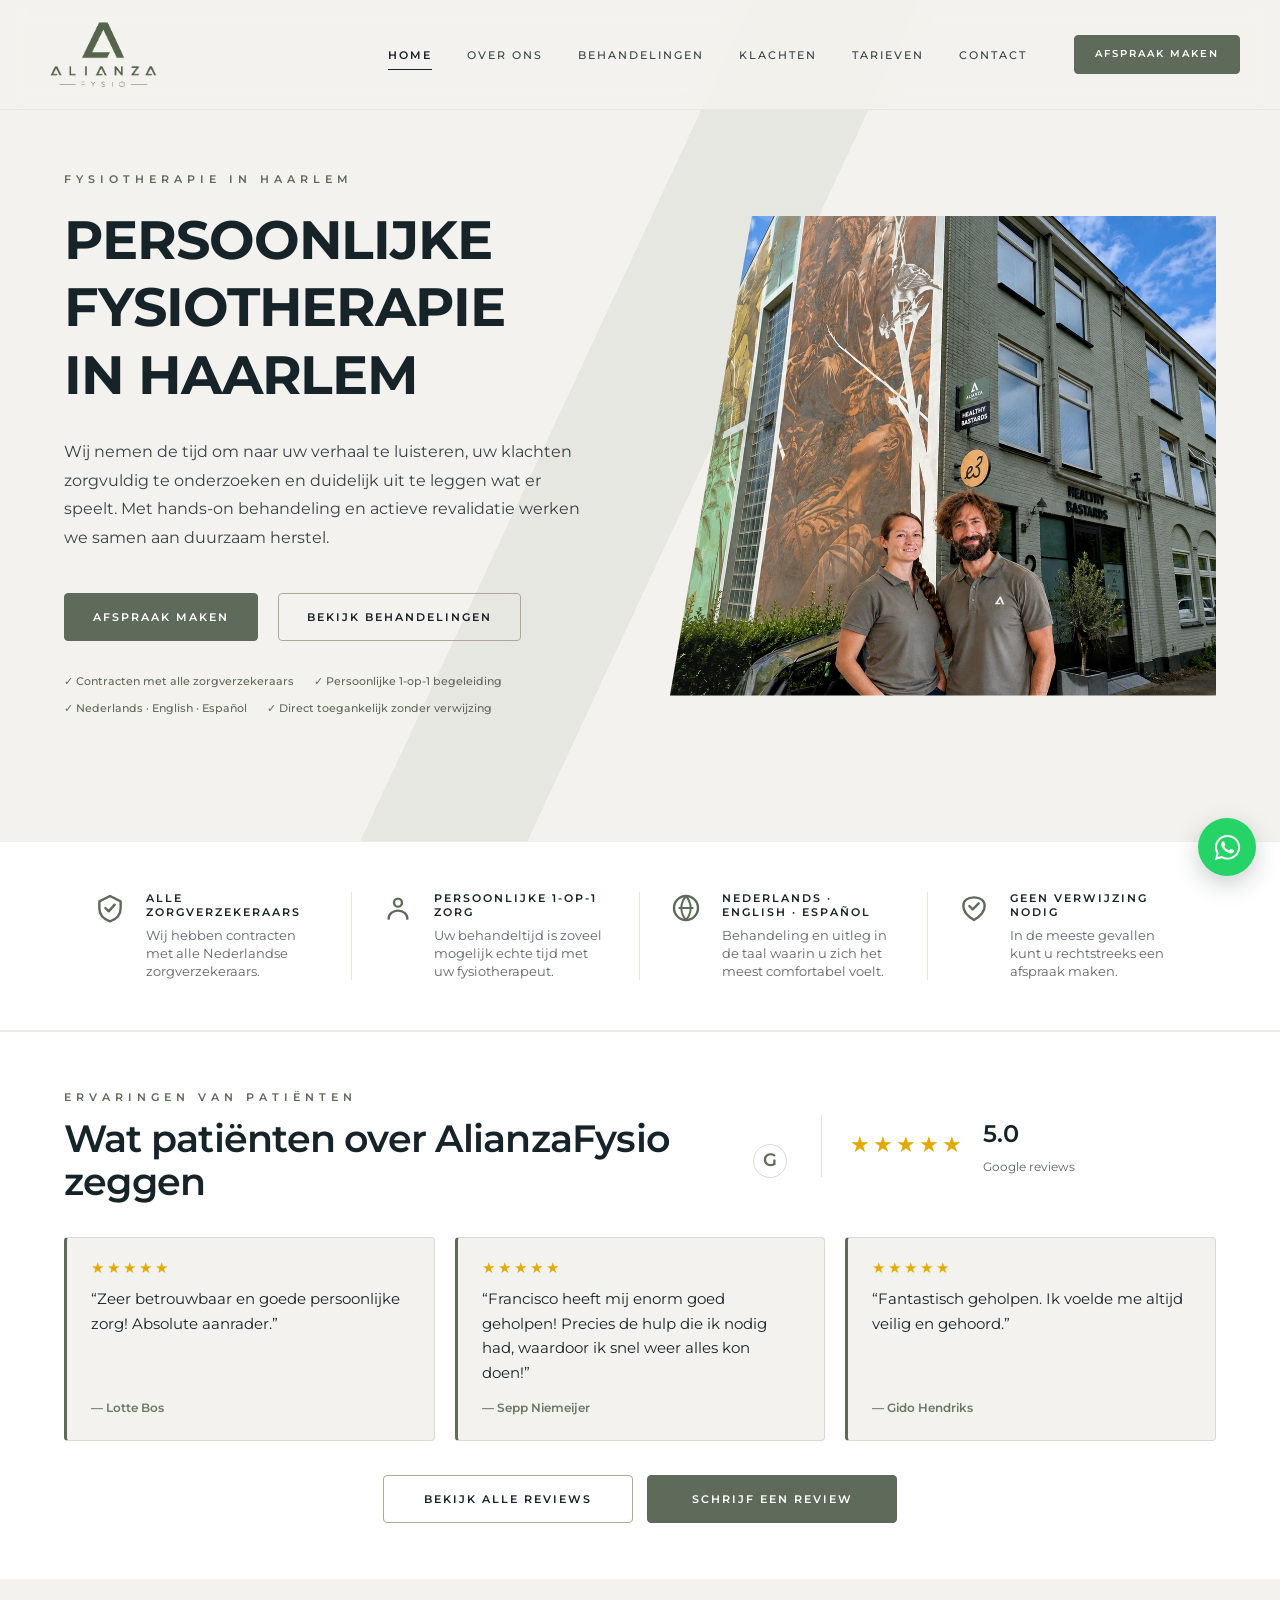
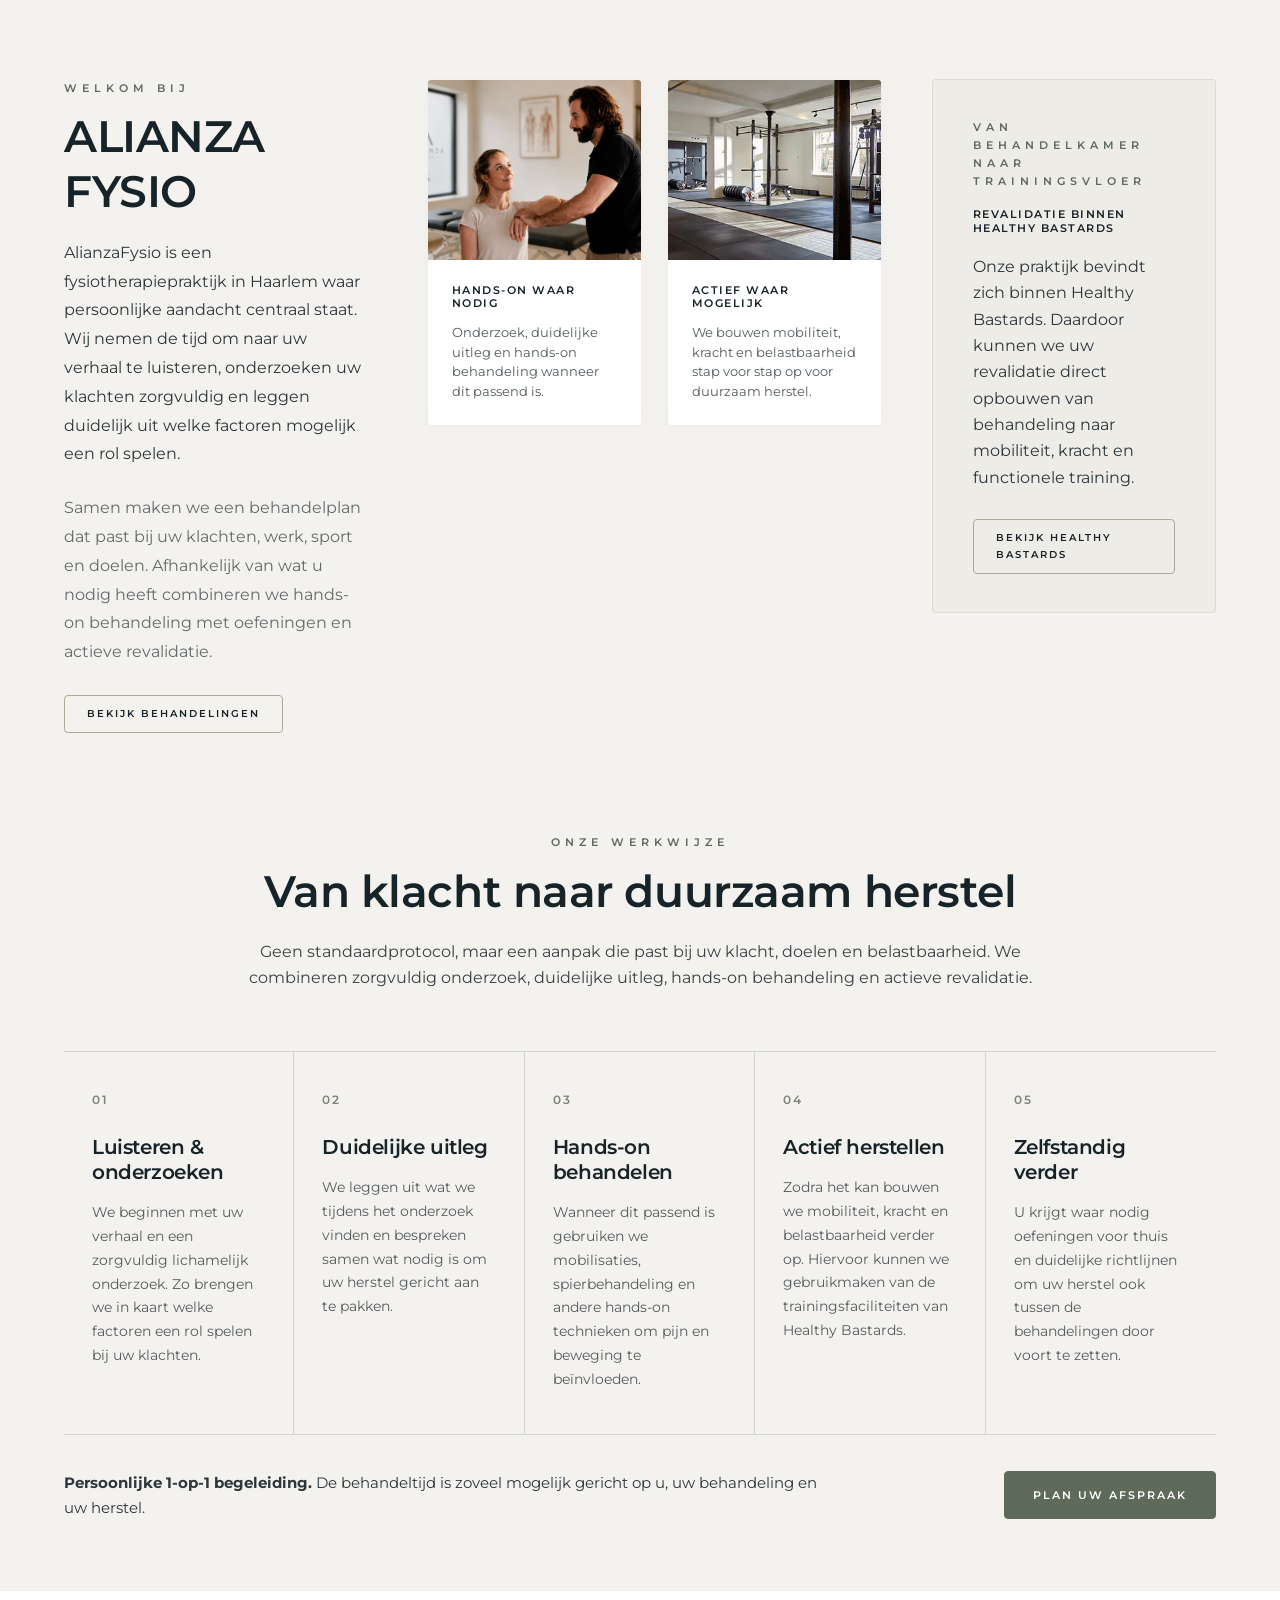
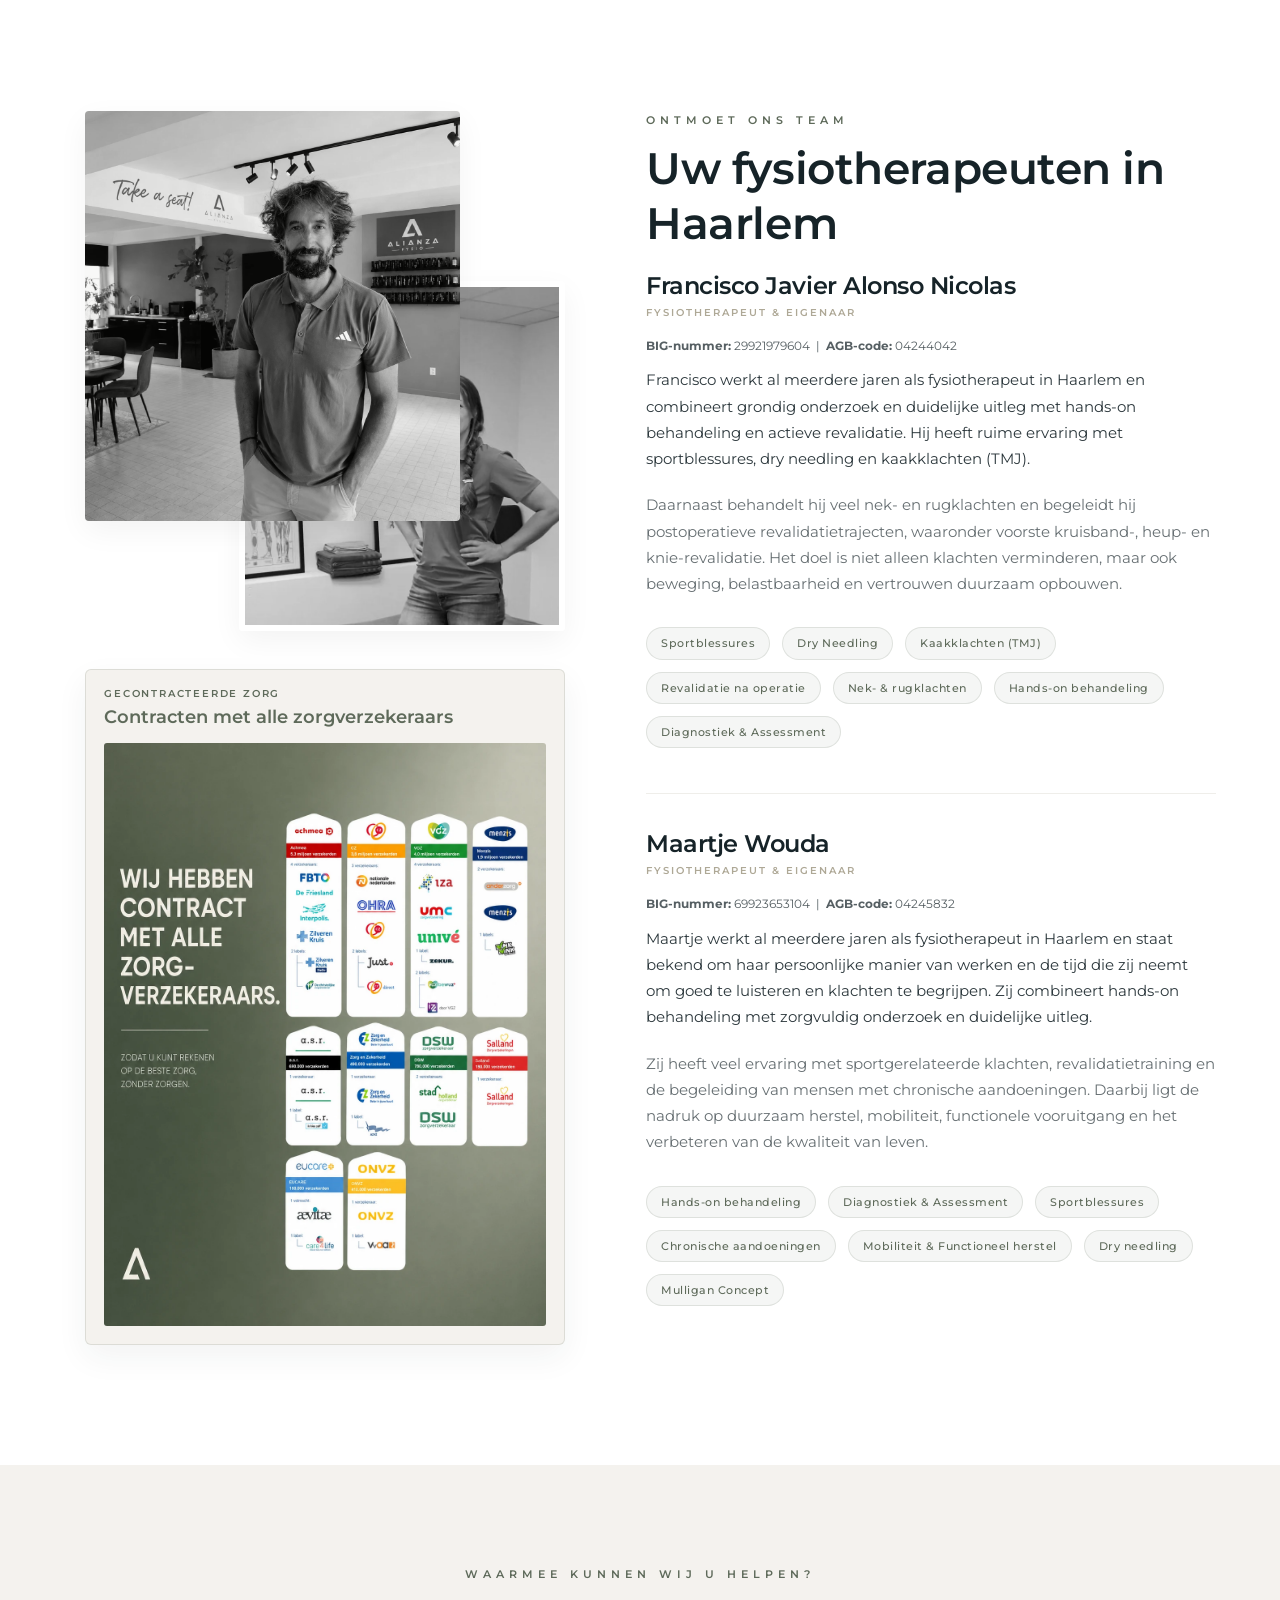
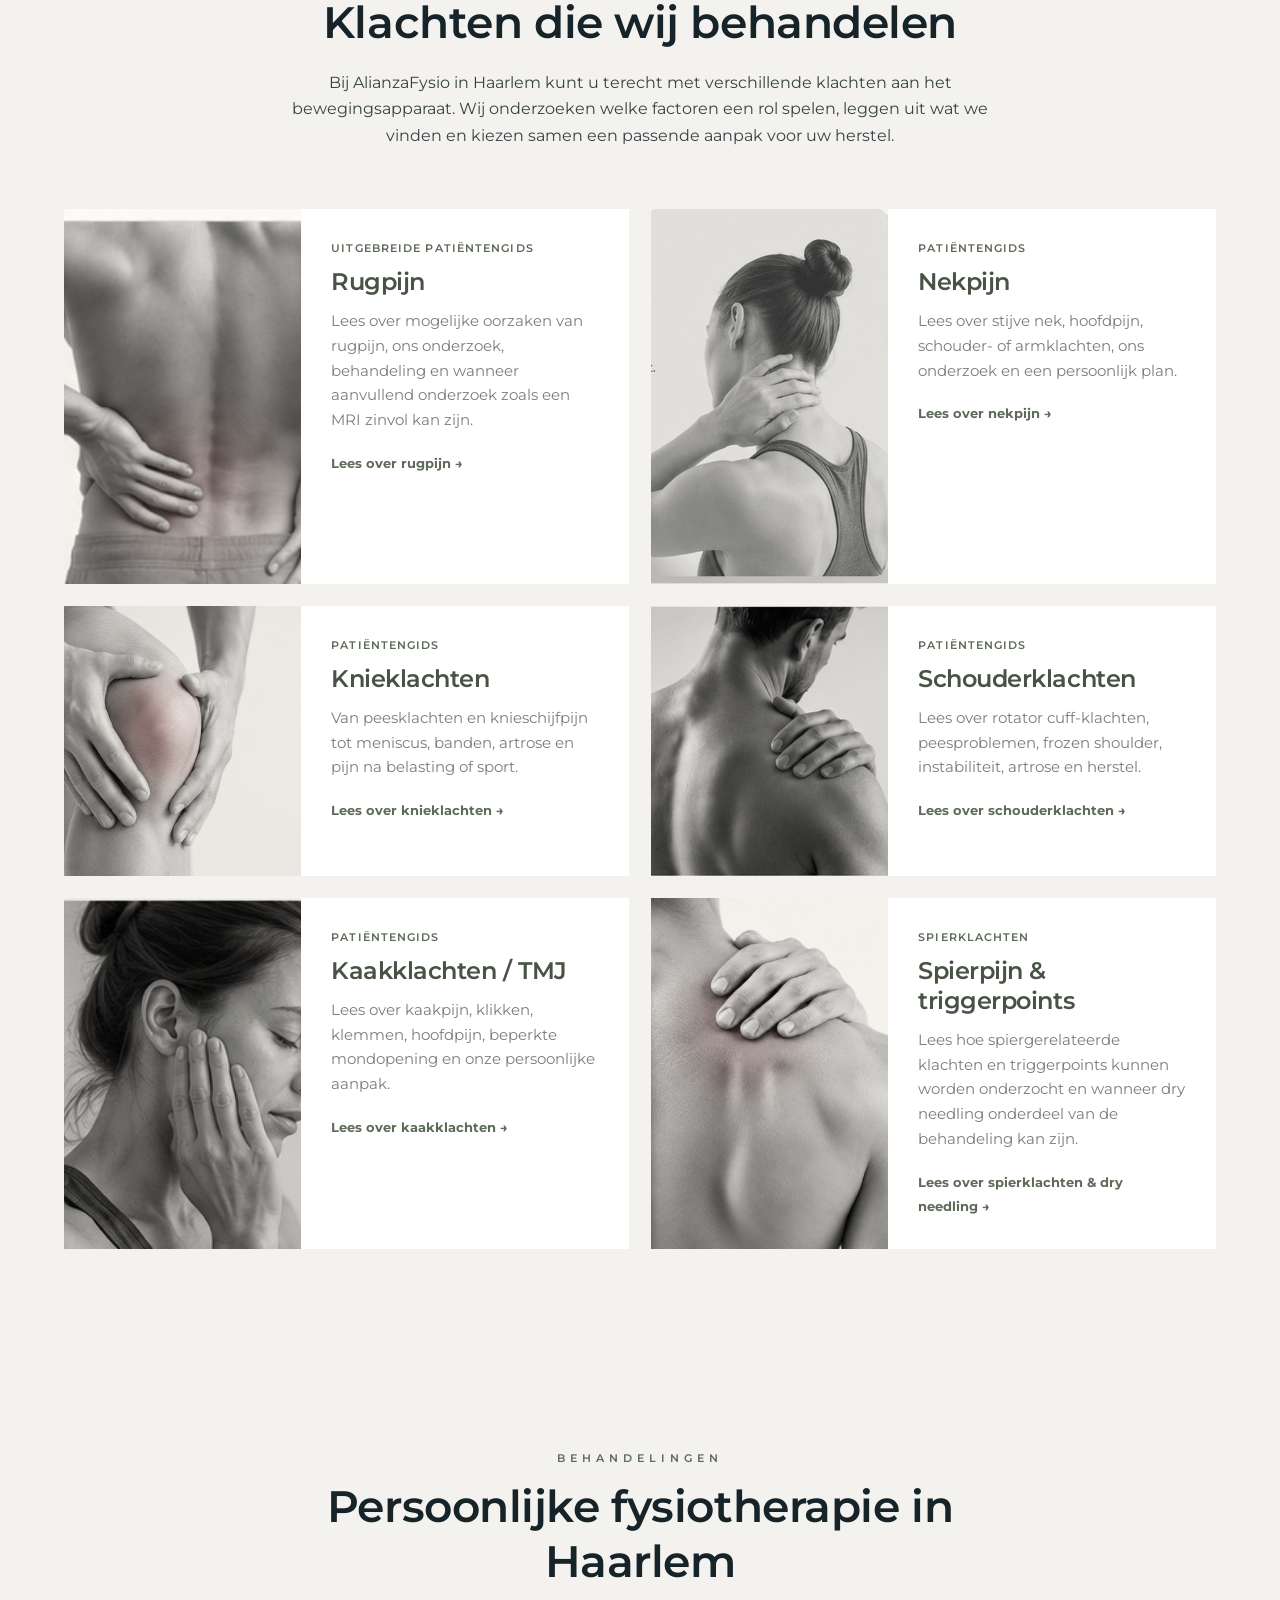
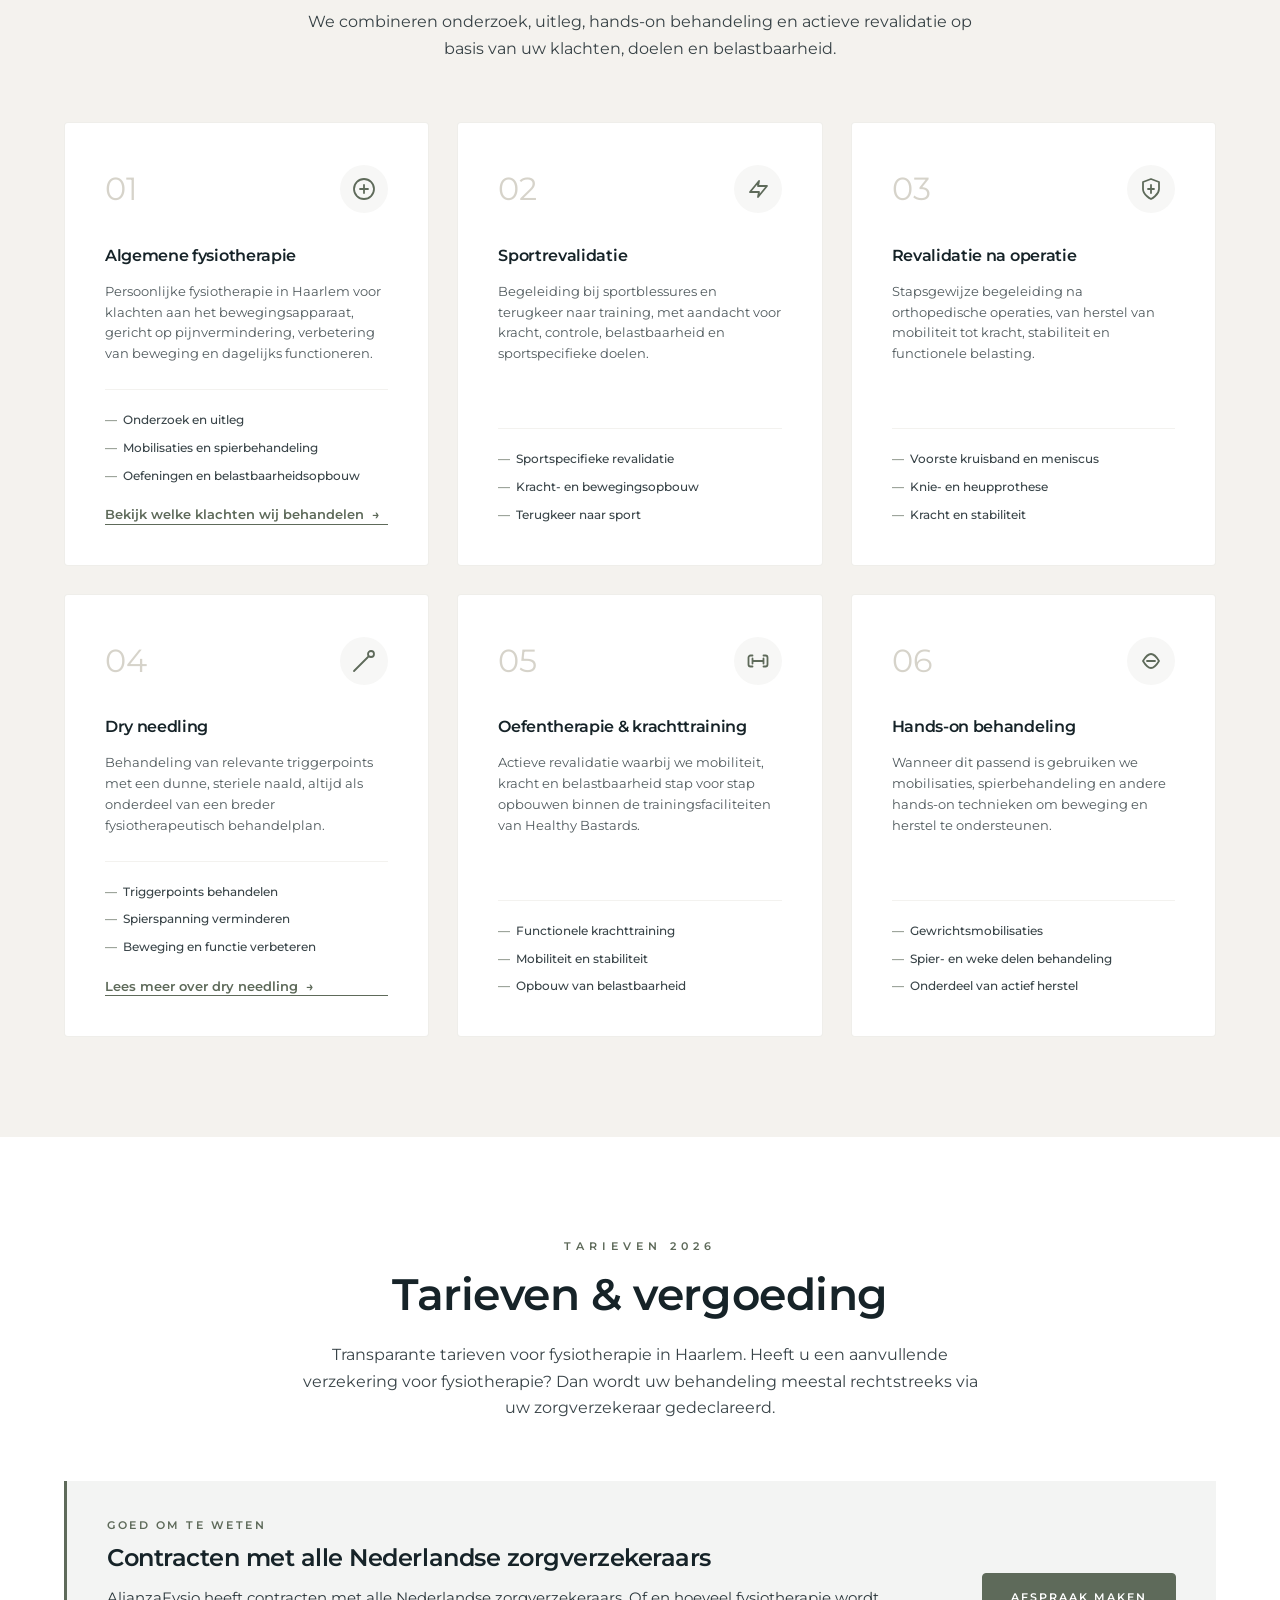
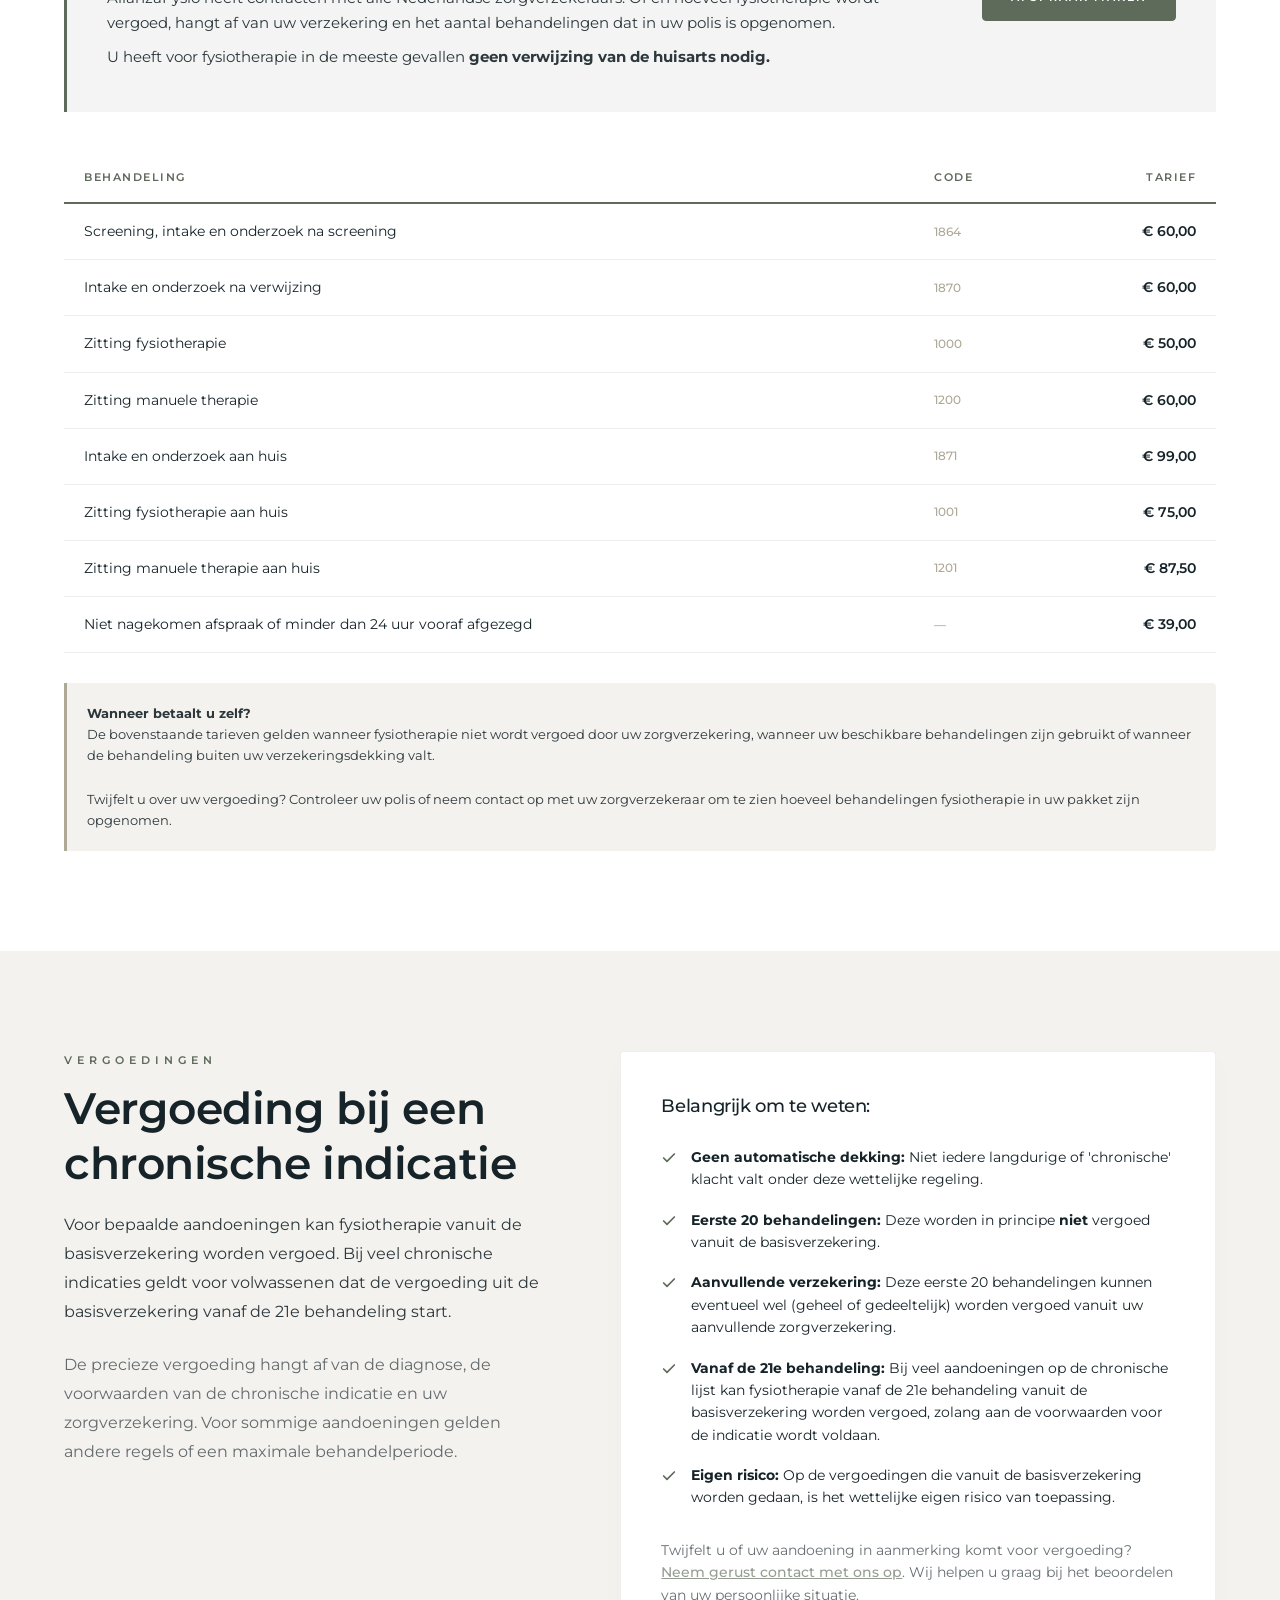
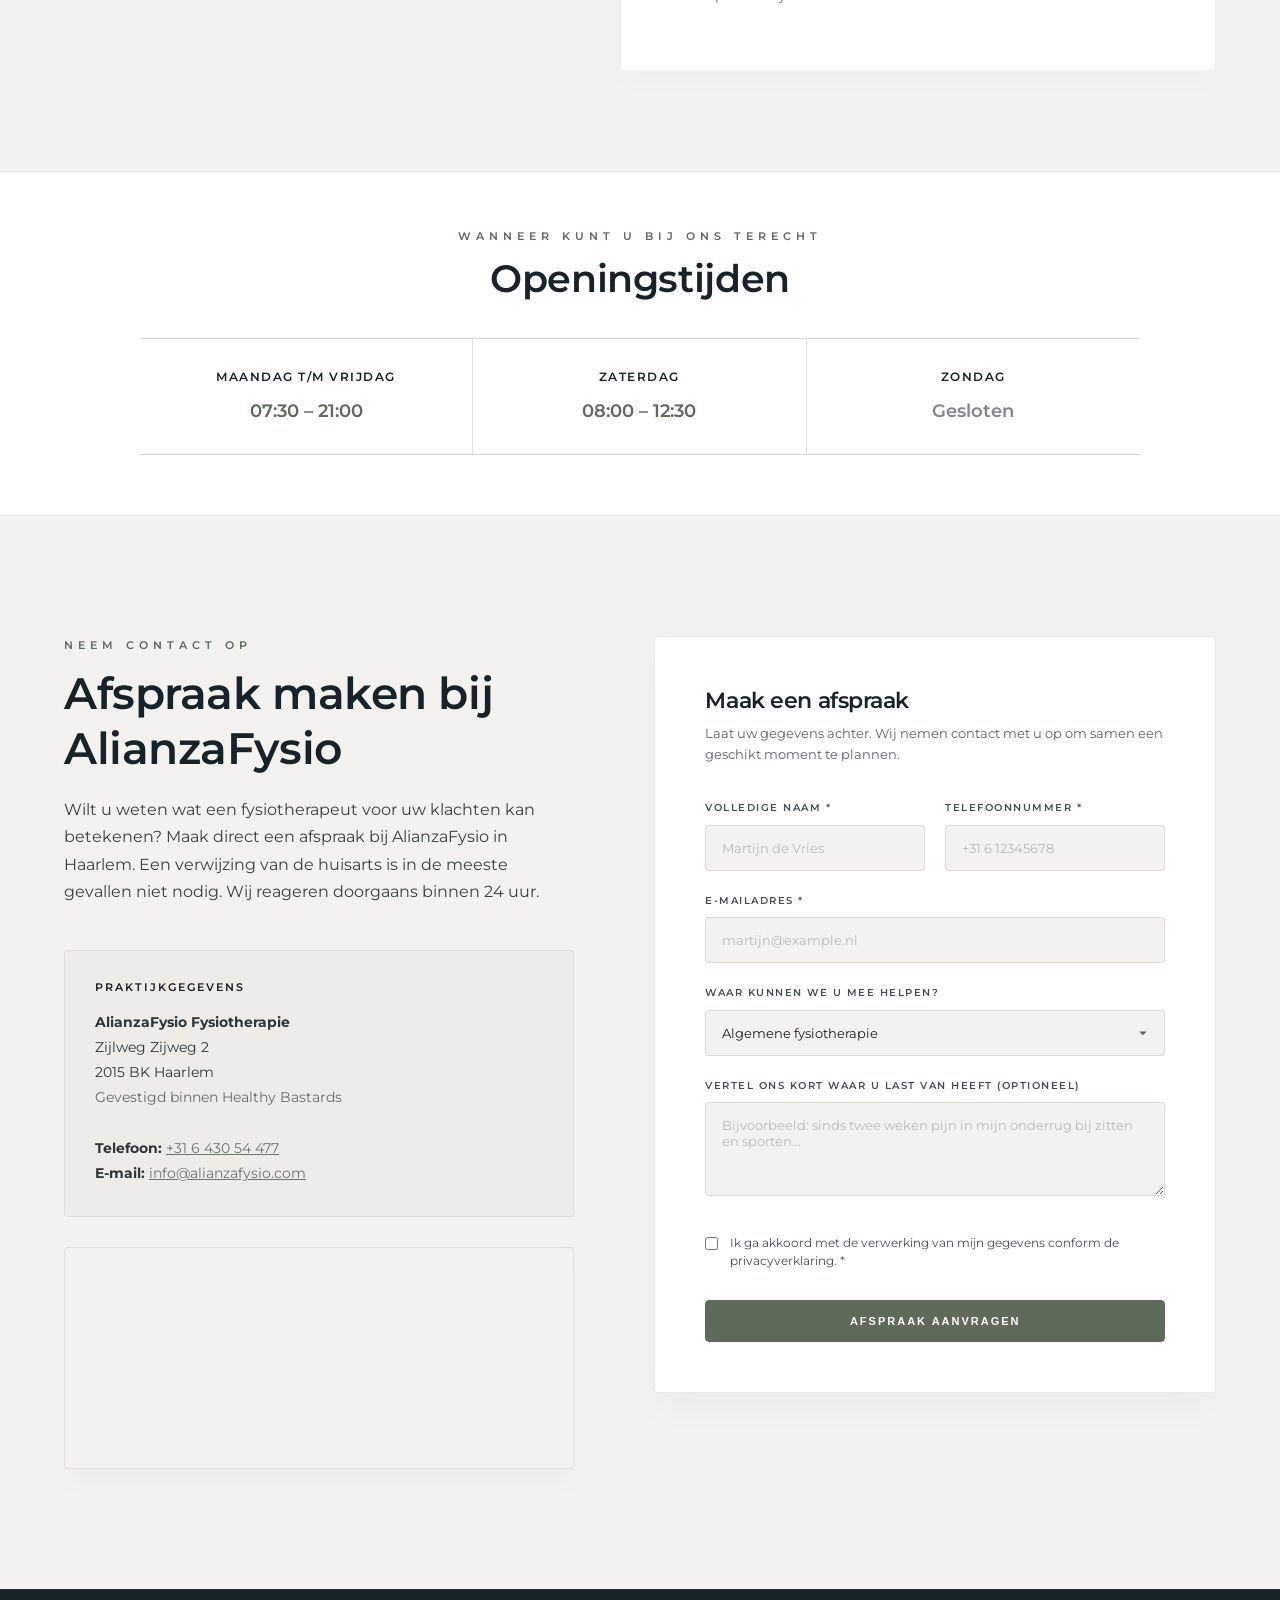
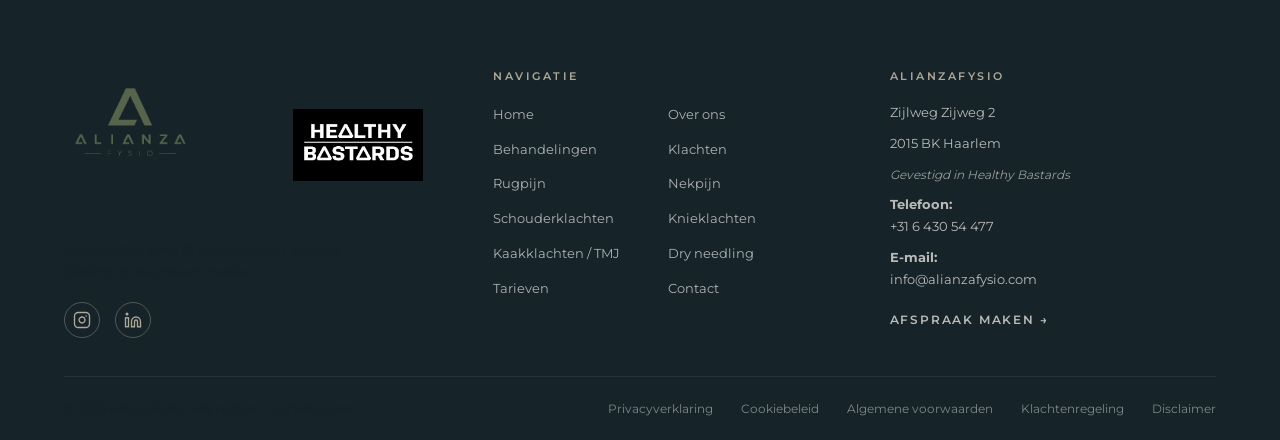
<file: index.html>
<!DOCTYPE html>

<html lang="nl">
<head>
<!-- Google tag (gtag.js) -->
<script async="" src="https://www.googletagmanager.com/gtag/js?id=G-NNTEJQRNDR"></script>
<script>
  window.dataLayer = window.dataLayer || [];
  function gtag(){dataLayer.push(arguments);}
  gtag('js', new Date());

  gtag('config', 'G-NNTEJQRNDR');
</script>
<meta charset="utf-8"/>
<meta content="width=device-width, initial-scale=1.0" name="viewport"/>
<title>Fysiotherapie Haarlem | AlianzaFysio</title>
<meta content="Persoonlijke fysiotherapie in Haarlem. Hands-on behandeling en actieve revalidatie voor rug-, nek-, knie- en schouderklachten, sportblessures en meer. Maak een afspraak bij AlianzaFysio." name="description"/>
<meta content="index, follow, max-image-preview:large" name="robots"/>
<meta content="AlianzaFysio" name="author"/>
<meta content="#5E6A5A" name="theme-color"/>
<link href="https://alianzafysio.com/" rel="canonical"/>
<!-- Open Graph -->
<meta content="nl_NL" property="og:locale"/>
<meta content="website" property="og:type"/>
<meta content="AlianzaFysio" property="og:site_name"/>
<meta content="https://alianzafysio.com/" property="og:url"/>
<meta content="Fysiotherapie Haarlem | AlianzaFysio" property="og:title"/>
<meta content="Persoonlijke fysiotherapie in Haarlem met hands-on behandeling en actieve revalidatie. Gericht op duidelijkheid, beweging en duurzaam herstel." property="og:description"/>
<meta content="https://alianzafysio.com/assets/entrance.jpg" property="og:image"/>
<meta content="Entree van AlianzaFysio in Haarlem" property="og:image:alt"/>
<!-- X / Twitter -->
<meta content="summary_large_image" name="twitter:card"/>
<meta content="Fysiotherapie Haarlem | AlianzaFysio" name="twitter:title"/>
<meta content="Persoonlijke fysiotherapie in Haarlem met hands-on behandeling en actieve revalidatie. Gericht op duidelijkheid, beweging en duurzaam herstel." name="twitter:description"/>
<meta content="https://alianzafysio.com/assets/entrance.jpg" name="twitter:image"/>
<!-- Fonts & Icons -->
<!-- Stylesheet -->
<link href="style.css" rel="stylesheet"/>
<!-- Structured Data -->
<script type="application/ld+json">
{
  "@context": "https://schema.org",
  "@graph": [
    {
      "@type": "WebSite",
      "@id": "https://alianzafysio.com/#website",
      "url": "https://alianzafysio.com/",
      "name": "AlianzaFysio",
      "alternateName": "Alianza Fysio",
      "inLanguage": "nl-NL"
    },
    {
      "@type": "MedicalBusiness",
      "@id": "https://alianzafysio.com/#practice",
      "name": "AlianzaFysio",
      "url": "https://alianzafysio.com/",
      "logo": "https://alianzafysio.com/assets/ALIANZATRA.png",
      "image": "https://alianzafysio.com/assets/entrance.jpg",
      "description": "Persoonlijke fysiotherapie in Haarlem voor pijnklachten, sportblessures, dry needling, kaakklachten en revalidatie.",
      "telephone": "+31643054477",
      "email": "info@alianzafysio.com",
      "priceRange": "€€",
      "currenciesAccepted": "EUR",
      "address": {
        "@type": "PostalAddress",
        "streetAddress": "Zijlweg Zijweg 2",
        "addressLocality": "Haarlem",
        "postalCode": "2015 BK",
        "addressCountry": "NL"
      },
      "geo": {
        "@type": "GeoCoordinates",
        "latitude": 52.38241,
        "longitude": 4.626285
      },
      "hasMap": "https://www.google.com/maps/search/?api=1&query=AlianzaFysio&query_place_id=ChIJa0cwXYLvxUcRX4wANtpyB-I",
      "areaServed": [
        {
          "@type": "City",
          "name": "Haarlem"
        },
        {
          "@type": "AdministrativeArea",
          "name": "Kennemerland"
        }
      ],
      "openingHoursSpecification": [
        {
          "@type": "OpeningHoursSpecification",
          "dayOfWeek": [
            "https://schema.org/Monday",
            "https://schema.org/Tuesday",
            "https://schema.org/Wednesday",
            "https://schema.org/Thursday",
            "https://schema.org/Friday"
          ],
          "opens": "07:30",
          "closes": "21:00"
        },
        {
          "@type": "OpeningHoursSpecification",
          "dayOfWeek": "https://schema.org/Saturday",
          "opens": "08:00",
          "closes": "12:30"
        }
      ],
      "makesOffer": [
        {
          "@type": "Offer",
          "itemOffered": {
            "@type": "Service",
            "name": "Algemene fysiotherapie"
          }
        },
        {
          "@type": "Offer",
          "itemOffered": {
            "@type": "Service",
            "name": "Sportrevalidatie"
          }
        },
        {
          "@type": "Offer",
          "itemOffered": {
            "@type": "Service",
            "name": "Dry needling"
          }
        },
        {
          "@type": "Offer",
          "itemOffered": {
            "@type": "Service",
            "name": "Behandeling van kaakklachten (TMJ)"
          }
        },
        {
          "@type": "Offer",
          "itemOffered": {
            "@type": "Service",
            "name": "Revalidatie na operatie"
          }
        }
      ],
      "sameAs": [
        "https://www.instagram.com/alianzafysio",
        "https://www.linkedin.com/company/alianzafysio",
        "https://share.google/H7OQ8NbBzpJ1rIaL1"
      ]
    }
  ]
}
    </script>
</head>
<body>
<!-- Header Navigation -->
<header class="site-header" id="site-header">
<div class="header-container container">
<a aria-label="AlianzaFysio Homepage" class="logo-link" href="#home">
<span class="logo-img-wrapper">
<img alt="AlianzaFysio Logo" class="site-logo-img" src="assets/ALIANZATRA.png"/>
</span>
</a>
<!-- Desktop Nav Links -->
<nav aria-label="Hoofdnavigatie" class="desktop-nav">
<ul class="nav-list">
<li><a class="nav-link active-link" href="#home">Home</a></li>
<li><a class="nav-link" href="#about">Over ons</a></li>
<li><a class="nav-link" href="#treatments">Behandelingen</a></li>
<li><a class="nav-link" href="#klachten">Klachten</a></li>
<li><a class="nav-link" href="#tarieven">Tarieven</a></li>
<li><a class="nav-link" href="#contact">Contact</a></li>
</ul>
</nav>
<!-- Book CTA Button -->
<div class="header-cta">
<a class="btn btn-header" href="#contact">Afspraak maken</a>
</div>
<!-- Hamburger Button for Mobile -->
<button aria-controls="mobile-nav" aria-expanded="false" aria-label="Menu openen" class="mobile-nav-toggle">
<span class="hamburger-line"></span>
<span class="hamburger-line"></span>
<span class="hamburger-line"></span>
</button>
</div>
</header>
<!-- Mobile Drawer Navigation -->
<nav aria-hidden="true" aria-label="Mobiele navigatie" class="mobile-nav" id="mobile-nav">
<ul class="mobile-nav-list">
<li><a class="mobile-nav-link" href="#home">Home</a></li>
<li><a class="mobile-nav-link" href="#about">Over ons</a></li>
<li><a class="mobile-nav-link" href="#treatments">Behandelingen</a></li>
<li><a class="mobile-nav-link" href="#klachten">Klachten</a></li>
<li><a class="mobile-nav-link" href="#tarieven">Tarieven</a></li>
<li><a class="mobile-nav-link" href="#contact">Contact</a></li>
<li><a class="btn btn-mobile-cta" href="#contact">Afspraak maken</a></li>
</ul>
</nav>
<main>
<!-- 1. Hero Section -->
<section class="hero-section" id="home">
<div class="hero-bg-diagonal"></div>
<div class="container hero-container grid-2">

<div class="hero-content-wrapper fade-in-section">

<span class="sub-headline hero-local-label">Fysiotherapie in Haarlem</span>

<h1 class="hero-title">
    Persoonlijke fysiotherapie<br/>
    in Haarlem
</h1>

<p class="hero-description">
    Wij nemen de tijd om naar uw verhaal te luisteren, uw klachten zorgvuldig te onderzoeken
    en duidelijk uit te leggen wat er speelt. Met hands-on behandeling en actieve revalidatie
    werken we samen aan duurzaam herstel.
</p>

<div class="hero-buttons">
    <a class="btn btn-primary" href="#contact">Afspraak maken</a>
    <a class="btn btn-secondary" href="#treatments">Bekijk behandelingen</a>
</div>
<div class="hero-trust-bar">
    <span>✓ Contracten met alle zorgverzekeraars</span>
    <span>✓ Persoonlijke 1-op-1 begeleiding</span>
    <span>✓ Nederlands · English · Español</span>
    <span>✓ Direct toegankelijk zonder verwijzing</span>
</div>
</div>

<div class="hero-image-wrapper fade-in-section">
<div class="hero-image-container">
<img alt="AlianzaFysio Entree aan de Zijlweg Zijweg" class="hero-img" loading="eager" src="assets/entrance.webp"/>
<div class="hero-image-accent-border"></div>
</div>
</div>

</div>
</section>
<!-- 2. Trust Strip -->
<section class="benefits-strip-section">
<div class="container benefits-container grid-4">

<div class="benefit-item">
<div class="benefit-icon-wrapper">
<svg class="benefit-icon" viewBox="0 0 24 24" xmlns="http://www.w3.org/2000/svg">
<path d="M12 3L20 7V12C20 17 16.5 20.5 12 22C7.5 20.5 4 17 4 12V7L12 3Z"
fill="none" stroke="#5E6A5A" stroke-width="1.8" stroke-linejoin="round"/>
<path d="M8.5 12L11 14.5L15.5 9.5"
fill="none" stroke="#5E6A5A" stroke-width="1.8" stroke-linecap="round" stroke-linejoin="round"/>
</svg>
</div>
<div class="benefit-text">
<h3 class="benefit-title">Alle zorgverzekeraars</h3>
<p class="benefit-description">Wij hebben contracten met alle Nederlandse zorgverzekeraars.</p>
</div>
</div>

<div class="benefit-item">
<div class="benefit-icon-wrapper">
<svg class="benefit-icon" viewBox="0 0 24 24" xmlns="http://www.w3.org/2000/svg">
<circle cx="12" cy="8" r="3" fill="none" stroke="#5E6A5A" stroke-width="1.8"/>
<path d="M5 20C5 16.5 8 14 12 14C16 14 19 16.5 19 20"
fill="none" stroke="#5E6A5A" stroke-width="1.8" stroke-linecap="round"/>
</svg>
</div>
<div class="benefit-text">
<h3 class="benefit-title">Persoonlijke 1-op-1 zorg</h3>
<p class="benefit-description">Uw behandeltijd is zoveel mogelijk echte tijd met uw fysiotherapeut.</p>
</div>
</div>

<div class="benefit-item">
<div class="benefit-icon-wrapper">
<svg class="benefit-icon" viewBox="0 0 24 24" xmlns="http://www.w3.org/2000/svg">
<circle cx="12" cy="12" r="9" fill="none" stroke="#5E6A5A" stroke-width="1.8"/>
<path d="M7 12H17M12 3C14.5 6 15.5 9 15.5 12C15.5 15 14.5 18 12 21M12 3C9.5 6 8.5 9 8.5 12C8.5 15 9.5 18 12 21"
fill="none" stroke="#5E6A5A" stroke-width="1.5" stroke-linecap="round"/>
</svg>
</div>
<div class="benefit-text">
<h3 class="benefit-title">Nederlands · English · Español</h3>
<p class="benefit-description">Behandeling en uitleg in de taal waarin u zich het meest comfortabel voelt.</p>
</div>
</div>

<div class="benefit-item">
<div class="benefit-icon-wrapper">
<svg class="benefit-icon" viewBox="0 0 24 24" xmlns="http://www.w3.org/2000/svg">
<path d="M12 21C17 18 20 14.5 20 10.5C20 6.5 17 4 12 4C7 4 4 6.5 4 10.5C4 14.5 7 18 12 21Z"
fill="none" stroke="#5E6A5A" stroke-width="1.8" stroke-linejoin="round"/>
<path d="M8.5 10.5L11 13L15.5 8.5"
fill="none" stroke="#5E6A5A" stroke-width="1.8" stroke-linecap="round" stroke-linejoin="round"/>
</svg>
</div>
<div class="benefit-text">
<h3 class="benefit-title">Geen verwijzing nodig</h3>
<p class="benefit-description">In de meeste gevallen kunt u rechtstreeks een afspraak maken.</p>
</div>
</div>

</div>
</section><!-- Google Reviews Section -->
<section aria-labelledby="google-reviews-title" class="google-reviews-section">

<div class="container google-reviews-container">

<div class="google-reviews-heading">

<span class="sub-headline">
Ervaringen van patiënten
</span>

<div class="google-reviews-title-row">

<h2 class="google-reviews-title" id="google-reviews-title">
Wat patiënten over AlianzaFysio zeggen
</h2>

<span aria-hidden="true" class="google-mark">
G
</span>

</div>

</div>


<div
    aria-label="5 van 5 sterren op Google"
    class="google-reviews-rating">

<div aria-hidden="true" class="google-stars">
★★★★★
</div>

<div>

<p class="google-score">
5.0
</p>

<p class="google-review-count">
Google reviews
</p>

</div>

</div>


<div class="reviews-grid review-rotator" aria-live="polite">

    <article class="featured-review">
        <div class="featured-review-stars" aria-hidden="true">
            ★★★★★
        </div>

        <blockquote class="rotating-review-text">
            “Zeer betrouwbaar en goede persoonlijke zorg! Absolute aanrader.”
        </blockquote>

        <p class="featured-review-author rotating-review-author">
            — Lotte Bos
        </p>
    </article>


    <article class="featured-review">
        <div class="featured-review-stars" aria-hidden="true">
            ★★★★★
        </div>

        <blockquote class="rotating-review-text">
            “Francisco heeft mij enorm goed geholpen! Precies de hulp die ik nodig had, waardoor ik snel weer alles kon doen!”
        </blockquote>

        <p class="featured-review-author rotating-review-author">
            — Sepp Niemeijer
        </p>
    </article>


    <article class="featured-review">
        <div class="featured-review-stars" aria-hidden="true">
            ★★★★★
        </div>

        <blockquote class="rotating-review-text">
            “Fantastisch geholpen. Ik voelde me altijd veilig en gehoord.”
        </blockquote>

        <p class="featured-review-author rotating-review-author">
            — Gido Hendriks
        </p>
    </article>

</div>


<div class="google-reviews-actions">

<a
    class="btn btn-secondary"
    href="https://share.google/H7OQ8NbBzpJ1rIaL1"
    rel="noopener noreferrer"
    target="_blank">
Bekijk alle reviews
</a>

<a
    class="btn btn-primary"
    href="https://search.google.com/local/writereview?placeid=ChIJa0cwXYLvxUcRX4wANtpyB-I&amp;source=g.page.m._&amp;laa=merchant-review-solicitation"
    rel="noopener noreferrer"
    target="_blank">
Schrijf een review
</a>

</div>

</div>

</section>

<!-- 3. Welcome / About Section -->
<section class="about-welcome-section section-padding" id="about">
    <div class="container grid-3-about">

        <!-- Left Column: Introduction -->
        <div class="about-left-col fade-in-section">
            <span class="sub-headline">Welkom bij</span>

            <h2 class="section-title text-uppercase">
                Alianza Fysio
            </h2>

            <p class="about-intro-text">
    AlianzaFysio is een fysiotherapiepraktijk in Haarlem waar persoonlijke
    aandacht centraal staat. Wij nemen de tijd om naar uw verhaal te luisteren,
    onderzoeken uw klachten zorgvuldig en leggen duidelijk uit welke factoren
    mogelijk een rol spelen.
</p>

            <p class="about-intro-text text-muted">
    Samen maken we een behandelplan dat past bij uw klachten, werk, sport en doelen.
    Afhankelijk van wat u nodig heeft combineren we hands-on behandeling met
    oefeningen en actieve revalidatie.
</p>

            <div class="about-btn-wrap">
                <a class="btn btn-secondary btn-small" href="#treatments">
                    Bekijk behandelingen
                </a>
            </div>
        </div>


        <!-- Middle Column: Treatment Approach -->
        <div class="about-middle-col grid-2-cards fade-in-section">

            <!-- Hands-on Card -->
            <div class="focus-card">
                <div class="focus-card-img-wrapper">
                    <img
                        alt="Fysiotherapeut begeleidt een patiënt tijdens een persoonlijke behandeling"
                        class="focus-card-img"
                        loading="lazy"
                        src="assets/knee.webp"
                    />
                </div>

                <div class="focus-card-content">
                    <h3 class="focus-card-title">
                        Hands-on waar nodig
                    </h3>

                    <p class="focus-card-desc">
                        Onderzoek, duidelijke uitleg en hands-on behandeling
                        wanneer dit passend is.
                    </p>
                </div>
            </div>


            <!-- Active Rehabilitation Card -->
            <div class="focus-card">
                <div class="focus-card-img-wrapper">
                    <img
                        alt="Moderne revalidatieruimte met trainingsrekken en gewichten"
                        class="focus-card-img"
                        loading="lazy"
                        src="assets/gym.webp"
                    />
                </div>

                <div class="focus-card-content">
                    <h3 class="focus-card-title">
                        Actief waar mogelijk
                    </h3>

                    <p class="focus-card-desc">
                        We bouwen mobiliteit, kracht en belastbaarheid stap voor
stap op voor duurzaam herstel.
                    </p>
                </div>
            </div>

        </div>


        <!-- Right Column: Healthy Bastards -->
        <div class="about-right-col contact-snippet fade-in-section">

            <div class="contact-details-box">

                <span class="sub-headline">
                    Van behandelkamer naar trainingsvloer
                </span>

                <h3 class="focus-card-title">
                    Revalidatie binnen Healthy Bastards
                </h3>

                <p class="about-intro-text">
                    Onze praktijk bevindt zich binnen Healthy Bastards. Daardoor
                    kunnen we uw revalidatie direct opbouwen van behandeling naar
                    mobiliteit, kracht en functionele training.
                </p>

                <div class="about-btn-wrap">
                    <a
                        class="btn btn-secondary btn-small"
                        href="https://healthy-bastards.nl/"
                        rel="noopener noreferrer"
                        target="_blank"
                    >
                        Bekijk Healthy Bastards
                    </a>
                </div>

            </div>

        </div>

    </div>
</section>
  <!-- Our Approach / Werkwijze Section -->
<section class="werkwijze-section section-padding">
<div class="container">

<div class="section-header text-center fade-in-section">

<span class="sub-headline">Onze werkwijze</span>

<h2 class="section-title">
    Van klacht naar duurzaam herstel
</h2>

<p class="section-description">
    Geen standaardprotocol, maar een aanpak die past bij uw klacht,
    doelen en belastbaarheid. We combineren zorgvuldig onderzoek,
    duidelijke uitleg, hands-on behandeling en actieve revalidatie.
</p>

</div>


<div class="werkwijze-grid fade-in-section">

<!-- Step 1 -->
<div class="werkwijze-step">

<span class="werkwijze-number">01</span>

<h3>Luisteren &amp; onderzoeken</h3>

<p>
    We beginnen met uw verhaal en een zorgvuldig lichamelijk onderzoek.
    Zo brengen we in kaart welke factoren een rol spelen bij uw klachten.
</p>

</div>


<!-- Step 2 -->
<div class="werkwijze-step">

<span class="werkwijze-number">02</span>

<h3>Duidelijke uitleg</h3>

<p>
    We leggen uit wat we tijdens het onderzoek vinden en bespreken
    samen wat nodig is om uw herstel gericht aan te pakken.
</p>

</div>


<!-- Step 3 -->
<div class="werkwijze-step">

<span class="werkwijze-number">03</span>

<h3>Hands-on behandelen</h3>

<p>
    Wanneer dit passend is gebruiken we mobilisaties, spierbehandeling
    en andere hands-on technieken om pijn en beweging te beïnvloeden.
</p>

</div>


<!-- Step 4 -->
<div class="werkwijze-step">

<span class="werkwijze-number">04</span>

<h3>Actief herstellen</h3>

<p>
    Zodra het kan bouwen we mobiliteit, kracht en belastbaarheid verder op.
    Hiervoor kunnen we gebruikmaken van de trainingsfaciliteiten van Healthy Bastards.
</p>

</div>


<!-- Step 5 -->
<div class="werkwijze-step">

<span class="werkwijze-number">05</span>

<h3>Zelfstandig verder</h3>

<p>
    U krijgt waar nodig oefeningen voor thuis en duidelijke richtlijnen
    om uw herstel ook tussen de behandelingen door voort te zetten.
</p>

</div>

</div>


<div class="werkwijze-bottom fade-in-section">

<p>
    <strong>Persoonlijke 1-op-1 begeleiding.</strong>
    De behandeltijd is zoveel mogelijk gericht op u, uw behandeling
    en uw herstel.
</p>

<a class="btn btn-primary" href="#contact">
    Plan uw afspraak
</a>

</div>

</div>
</section>
<!-- 4. Team Section (Francisco Alonso & Maartje Wouda) -->
<section class="therapist-profile-section section-padding-double bg-white-contrast">
<div class="container grid-2-profile">

<!-- Left: Team Images Collage -->
<div class="profile-image-wrapper fade-in-section">

<div class="team-images-collage">

<div class="collage-frame primary-frame">
<img
    alt="Persoonlijke fysiotherapie bij AlianzaFysio in Haarlem"
    class="collage-image"
    loading="lazy"
    src="assets/photo-a.webp"
/>
<div class="collage-image-backdrop"></div>
</div>

<div class="collage-frame secondary-frame">
<img
    alt="Dry needling behandeling bij AlianzaFysio in Haarlem"
    class="collage-image"
    loading="lazy"
    src="assets/photo-b.webp"
/>
</div>

</div>

<figure class="insurance-partners-card">
<figcaption>
<span class="insurance-card-kicker">Gecontracteerde zorg</span>
<strong>Contracten met alle zorgverzekeraars</strong>
</figcaption>

<img
    alt="Nederlandse zorgverzekeraars waarmee AlianzaFysio contracten heeft"
    height="1566"
    loading="lazy"
    src="assets/zorgverzekeraars-alianzafysio.webp"
    width="1100"
/>
</figure>

</div>


<!-- Right: Team Profiles -->
<div class="profile-info-wrapper fade-in-section">

<span class="sub-headline">Ontmoet ons team</span>

<h2 class="section-title">
    Uw fysiotherapeuten in Haarlem
</h2>

<div class="team-members-container">

<!-- Member 1: Francisco Alonso -->
<div class="team-member-card">

<h3 class="member-name">
    Francisco Javier Alonso Nicolas
</h3>

<span class="member-title">
    Fysiotherapeut &amp; Eigenaar
</span>

<div class="legal-registration-numbers" style="margin-bottom: 12px; opacity: 0.8;">
<p style="margin-bottom: 3px;">
<strong>BIG-nummer:</strong> 29921979604
&nbsp;|&nbsp;
<strong>AGB-code:</strong> 04244042
</p>
</div>

<p class="profile-text">
    Francisco werkt al meerdere jaren als fysiotherapeut in Haarlem en combineert
    grondig onderzoek en duidelijke uitleg met hands-on behandeling en actieve
    revalidatie. Hij heeft ruime ervaring met sportblessures, dry needling en
    kaakklachten (TMJ).
</p>

<p class="profile-text text-muted">
    Daarnaast behandelt hij veel nek- en rugklachten en begeleidt hij
    postoperatieve revalidatietrajecten, waaronder voorste kruisband-,
    heup- en knie-revalidatie. Het doel is niet alleen klachten verminderen,
    maar ook beweging, belastbaarheid en vertrouwen duurzaam opbouwen.
</p>

<div class="specialties-badges-wrapper">

<span class="specialty-badge">Sportblessures</span>
<span class="specialty-badge">Dry Needling</span>
<span class="specialty-badge">Kaakklachten (TMJ)</span>
<span class="specialty-badge">Revalidatie na operatie</span>
<span class="specialty-badge">Nek- &amp; rugklachten</span>
<span class="specialty-badge">Hands-on behandeling</span>
<span class="specialty-badge">Diagnostiek &amp; Assessment</span>

</div>

</div>


<div class="profile-divider"></div>


<!-- Member 2: Maartje Wouda -->
<div class="team-member-card">

<h3 class="member-name">
    Maartje Wouda
</h3>

<span class="member-title">
    Fysiotherapeut &amp; Eigenaar
</span>

<div class="legal-registration-numbers" style="margin-bottom: 12px; opacity: 0.8;">
<p style="margin-bottom: 3px;">
<strong>BIG-nummer:</strong> 69923653104
&nbsp;|&nbsp;
<strong>AGB-code:</strong> 04245832
</p>
</div>

<p class="profile-text">
    Maartje werkt al meerdere jaren als fysiotherapeut in Haarlem en staat bekend
    om haar persoonlijke manier van werken en de tijd die zij neemt om goed te
    luisteren en klachten te begrijpen. Zij combineert hands-on behandeling met
    zorgvuldig onderzoek en duidelijke uitleg.
</p>

<p class="profile-text text-muted">
    Zij heeft veel ervaring met sportgerelateerde klachten, revalidatietraining
    en de begeleiding van mensen met chronische aandoeningen. Daarbij ligt de
nadruk op duurzaam herstel, mobiliteit, functionele vooruitgang en het
verbeteren van de kwaliteit van leven.
</p>

<div class="specialties-badges-wrapper">

<span class="specialty-badge">Hands-on behandeling</span>
<span class="specialty-badge">Diagnostiek &amp; Assessment</span>
<span class="specialty-badge">Sportblessures</span>
<span class="specialty-badge">Chronische aandoeningen</span>
<span class="specialty-badge">Mobiliteit &amp; Functioneel herstel</span>
<span class="specialty-badge">Dry needling</span>
<span class="specialty-badge">Mulligan Concept</span>

</div>

</div>

</div>
</div>

</div>
</section>
<!-- Klachten hub -->
<section class="complaints-section section-padding" id="klachten">
<div class="container">

<div class="section-header text-center fade-in-section">
<span class="sub-headline">Waarmee kunnen wij u helpen?</span>

<h2 class="section-title">Klachten die wij behandelen</h2>

<p class="section-description">
    Bij AlianzaFysio in Haarlem kunt u terecht met verschillende klachten aan het
    bewegingsapparaat. Wij onderzoeken welke factoren een rol spelen, leggen uit
    wat we vinden en kiezen samen een passende aanpak voor uw herstel.
</p>
</div>


<div class="complaints-grid">

<!-- Rugpijn -->
<a class="complaint-card fade-in-section"
   href="rugpijn-haarlem.html">

<img
    alt="Patiënt met lage rugklachten"
    loading="lazy"
    src="assets/editorial/home-rugpijn.jpg"/>

<div>
<span>Uitgebreide patiëntengids</span>

<h3>Rugpijn</h3>

<p>
    Lees over mogelijke oorzaken van rugpijn, ons onderzoek,
    behandeling en wanneer aanvullend onderzoek zoals een MRI zinvol kan zijn.
</p>

<strong>Lees over rugpijn →</strong>
</div>

</a>


<!-- Nekpijn -->
<a class="complaint-card fade-in-section"
   href="nekpijn-haarlem.html">

<img
    alt="Patiënt met nekklachten"
    loading="lazy"
    src="assets/neck-photos/neck-hero.jpg"/>

<div>
<span>Patiëntengids</span>

<h3>Nekpijn</h3>

<p>
    Lees over stijve nek, hoofdpijn, schouder- of armklachten,
    ons onderzoek en een persoonlijk plan.
</p>

<strong>Lees over nekpijn →</strong>
</div>

</a>


<!-- Knieklachten -->
<a class="complaint-card fade-in-section"
   href="knieklachten-haarlem.html">

<img
    alt="Patiënt met knieklachten"
    loading="lazy"
    src="assets/home-knieklachten.jpg?v=4.1"/>

<div>
<span>Patiëntengids</span>

<h3>Knieklachten</h3>

<p>
    Van peesklachten en knieschijfpijn tot meniscus,
banden, artrose en pijn na belasting of sport.
</p>

<strong>Lees over knieklachten →</strong>
</div>

</a>


<!-- Schouderklachten -->
<a class="complaint-card fade-in-section"
   href="schouderklachten-haarlem.html">

<img
    alt="Patiënt met schouderklachten"
    loading="lazy"
    src="assets/shoulder-photos/shoulder-01.jpg"/>

<div>
<span>Patiëntengids</span>

<h3>Schouderklachten</h3>

<p>
    Lees over rotator cuff-klachten, peesproblemen,
frozen shoulder, instabiliteit, artrose en herstel.
</p>

<strong>Lees over schouderklachten →</strong>
</div>

</a>


<!-- Kaak / TMJ -->
<a class="complaint-card fade-in-section"
   href="tmj-kaakklachten-haarlem.html">

<img
    alt="Patiënt met kaak- en TMJ-klachten"
    loading="lazy"
    src="assets/tmj-photos/tmj-04.jpg"/>

<div>
<span>Patiëntengids</span>

<h3>Kaakklachten / TMJ</h3>

<p>
    Lees over kaakpijn, klikken, klemmen, hoofdpijn,
    beperkte mondopening en onze persoonlijke aanpak.
</p>

<strong>Lees over kaakklachten →</strong>
</div>

</a>


<!-- Spierklachten -->
<a class="complaint-card fade-in-section"
   href="dry-needling-haarlem.html">

<img
    alt="Patiënt met spierklachten en triggerpoints rond de schouder"
    loading="lazy"
    src="assets/editorial/home-triggerpoints.jpg"/>

<div>
<span>Spierklachten</span>

<h3>Spierpijn &amp; triggerpoints</h3>

<p>
    Lees hoe spiergerelateerde klachten en triggerpoints kunnen worden onderzocht
    en wanneer dry needling onderdeel van de behandeling kan zijn.
</p>

<strong>Lees over spierklachten &amp; dry needling →</strong>
</div>

</a>

</div>

</div>
</section>
<!-- 5. Treatments / Services Section -->
<section class="treatments-section section-padding" id="treatments">
<div class="container">

<div class="section-header text-center fade-in-section">
<span class="sub-headline">Behandelingen</span>
<h2 class="section-title">Persoonlijke fysiotherapie in Haarlem</h2>
<p class="section-description">
    We combineren onderzoek, uitleg, hands-on behandeling en actieve revalidatie
    op basis van uw klachten, doelen en belastbaarheid.
</p>
</div>


<div class="treatments-grid grid-3 fade-in-section">

<!-- Card 1 -->
<div class="treatment-card">
<div class="treatment-card-header">
<span class="treatment-number">01</span>
<div class="treatment-icon-wrap">
<svg class="treatment-card-icon" fill="none" stroke="#5E6A5A" stroke-linecap="round" stroke-linejoin="round" stroke-width="1.8" viewBox="0 0 24 24" xmlns="http://www.w3.org/2000/svg">
<path d="M12 2C6.48 2 2 6.48 2 12s4.48 10 10 10 10-4.48 10-10S17.52 2 12 2z"></path>
<path d="M12 8v8M8 12h8"></path>
</svg>
</div>
</div>

<h3 class="treatment-title">Algemene fysiotherapie</h3>

<p class="treatment-desc">
    Persoonlijke fysiotherapie in Haarlem voor klachten aan het bewegingsapparaat,
    gericht op pijnvermindering, verbetering van beweging en dagelijks functioneren.
</p>

<ul class="treatment-features">
<li>Onderzoek en uitleg</li>
<li>Mobilisaties en spierbehandeling</li>
<li>Oefeningen en belastbaarheidsopbouw</li>
</ul>
  <a aria-label="Bekijk welke klachten wij behandelen"
   class="treatment-more-link"
   href="#klachten">
    Bekijk welke klachten wij behandelen <span aria-hidden="true">→</span>
</a>
</div>


<!-- Card 2 -->
<div class="treatment-card">
<div class="treatment-card-header">
<span class="treatment-number">02</span>
<div class="treatment-icon-wrap">
<svg class="treatment-card-icon" fill="none" stroke="#5E6A5A" stroke-linecap="round" stroke-linejoin="round" stroke-width="1.8" viewBox="0 0 24 24" xmlns="http://www.w3.org/2000/svg">
<path d="M13 4l-9 11h9l-1 5 9-11h-9z"></path>
</svg>
</div>
</div>

<h3 class="treatment-title">Sportrevalidatie</h3>

<p class="treatment-desc">
    Begeleiding bij sportblessures en terugkeer naar training,
    met aandacht voor kracht, controle, belastbaarheid en sportspecifieke doelen.
</p>

<ul class="treatment-features">
<li>Sportspecifieke revalidatie</li>
<li>Kracht- en bewegingsopbouw</li>
<li>Terugkeer naar sport</li>
</ul>
</div>


<!-- Card 3 -->
<div class="treatment-card">
<div class="treatment-card-header">
<span class="treatment-number">03</span>
<div class="treatment-icon-wrap">
<svg class="treatment-card-icon" fill="none" stroke="#5E6A5A" stroke-linecap="round" stroke-linejoin="round" stroke-width="1.8" viewBox="0 0 24 24" xmlns="http://www.w3.org/2000/svg">
<path d="M12 22s8-4 8-10V5l-8-3-8 3v7c0 6 8 10 8 10z"></path>
<path d="M12 8v8M9 12h6"></path>
</svg>
</div>
</div>

<h3 class="treatment-title">Revalidatie na operatie</h3>

<p class="treatment-desc">
    Stapsgewijze begeleiding na orthopedische operaties,
    van herstel van mobiliteit tot kracht, stabiliteit en functionele belasting.
</p>

<ul class="treatment-features">
<li>Voorste kruisband en meniscus</li>
<li>Knie- en heupprothese</li>
<li>Kracht en stabiliteit</li>
</ul>
</div>


<!-- Card 4 -->
<div class="treatment-card">
<div class="treatment-card-header">
<span class="treatment-number">04</span>
<div class="treatment-icon-wrap">
<svg class="treatment-card-icon" fill="none" stroke="#5E6A5A" stroke-linecap="round" stroke-linejoin="round" stroke-width="1.8" viewBox="0 0 24 24" xmlns="http://www.w3.org/2000/svg">
<line x1="2" x2="16" y1="22" y2="8"></line>
<circle cx="19" cy="5" r="3"></circle>
</svg>
</div>
</div>

<h3 class="treatment-title">Dry needling</h3>

<p class="treatment-desc">
    Behandeling van relevante triggerpoints met een dunne, steriele naald,
    altijd als onderdeel van een breder fysiotherapeutisch behandelplan.
</p>

<ul class="treatment-features">
<li>Triggerpoints behandelen</li>
<li>Spierspanning verminderen</li>
<li>Beweging en functie verbeteren</li>
</ul>

<a aria-label="Lees meer over dry needling in Haarlem"
   class="treatment-more-link"
   href="dry-needling-haarlem.html">
    Lees meer over dry needling <span aria-hidden="true">→</span>
</a>
</div>


<!-- Card 5 -->
<div class="treatment-card">
<div class="treatment-card-header">
<span class="treatment-number">05</span>
<div class="treatment-icon-wrap">
<svg class="treatment-card-icon" fill="none" stroke="#5E6A5A" stroke-linecap="round" stroke-linejoin="round" stroke-width="1.8" viewBox="0 0 24 24" xmlns="http://www.w3.org/2000/svg">
<path d="M6.5 6.5H4.5C3.5 6.5 2.5 7.5 2.5 8.5V15.5C2.5 16.5 3.5 17.5 4.5 17.5H6.5M17.5 6.5H19.5C20.5 6.5 21.5 7.5 21.5 8.5V15.5C21.5 16.5 20.5 17.5 19.5 17.5H17.5M6.5 12H17.5M6.5 9.5V14.5M17.5 9.5V14.5"></path>
</svg>
</div>
</div>

<h3 class="treatment-title">Oefentherapie &amp; krachttraining</h3>

<p class="treatment-desc">
    Actieve revalidatie waarbij we mobiliteit, kracht en belastbaarheid
    stap voor stap opbouwen binnen de trainingsfaciliteiten van Healthy Bastards.
</p>

<ul class="treatment-features">
<li>Functionele krachttraining</li>
<li>Mobiliteit en stabiliteit</li>
<li>Opbouw van belastbaarheid</li>
</ul>
</div>


<!-- Card 6 -->
<div class="treatment-card">
<div class="treatment-card-header">
<span class="treatment-number">06</span>
<div class="treatment-icon-wrap">
<svg class="treatment-card-icon" fill="none" stroke="#5E6A5A" stroke-linecap="round" stroke-linejoin="round" stroke-width="1.8" viewBox="0 0 24 24" xmlns="http://www.w3.org/2000/svg">
<path d="M4 12C7 7 10 5 12 5C14 5 17 7 20 12C17 17 14 19 12 19C10 19 7 17 4 12Z"></path>
<path d="M8 12H16"></path>
</svg>
</div>
</div>

<h3 class="treatment-title">Hands-on behandeling</h3>

<p class="treatment-desc">
    Wanneer dit passend is gebruiken we mobilisaties, spierbehandeling
   en andere hands-on technieken om beweging en herstel te ondersteunen.
</p>

<ul class="treatment-features">
<li>Gewrichtsmobilisaties</li>
<li>Spier- en weke delen behandeling</li>
<li>Onderdeel van actief herstel</li>
</ul>
</div>

</div>

</div>
</section>
<!-- 6. Tarieven Section -->
<section class="tarieven-section section-padding bg-white-contrast" id="tarieven">

<div class="container">

<!-- Header -->
<div class="section-header text-center fade-in-section">

<span class="sub-headline">Tarieven 2026</span>

<h2 class="section-title">Tarieven &amp; vergoeding</h2>

<p class="section-description tarieven-intro">
    Transparante tarieven voor fysiotherapie in Haarlem.
    Heeft u een aanvullende verzekering voor fysiotherapie?
    Dan wordt uw behandeling meestal rechtstreeks via uw zorgverzekeraar gedeclareerd.
</p>

</div>


<!-- Insurance Highlight -->
<div class="tarieven-insurance-highlight fade-in-section">

<div class="tarieven-insurance-content">

<span class="tarieven-insurance-kicker">Goed om te weten</span>

<h3>Contracten met alle Nederlandse zorgverzekeraars</h3>

<p>
    AlianzaFysio heeft contracten met alle Nederlandse zorgverzekeraars.
    Of en hoeveel fysiotherapie wordt vergoed, hangt af van uw verzekering
    en het aantal behandelingen dat in uw polis is opgenomen.
</p>

<p>
    U heeft voor fysiotherapie in de meeste gevallen
    <strong>geen verwijzing van de huisarts nodig.</strong>
</p>

</div>

<a class="btn btn-primary" href="#contact">
    Afspraak maken
</a>

</div>


<!-- Price Table -->
<div class="tarieven-table-wrapper fade-in-section">

<table class="tarieven-table">

<thead>
<tr>
<th>Behandeling</th>
<th>Code</th>
<th style="text-align: right;">Tarief</th>
</tr>
</thead>

<tbody>

<tr>
<td>Screening, intake en onderzoek na screening</td>
<td class="tarieven-code">1864</td>
<td class="tarieven-price">€ 60,00</td>
</tr>

<tr>
<td>Intake en onderzoek na verwijzing</td>
<td class="tarieven-code">1870</td>
<td class="tarieven-price">€ 60,00</td>
</tr>

<tr>
<td>Zitting fysiotherapie</td>
<td class="tarieven-code">1000</td>
<td class="tarieven-price">€ 50,00</td>
</tr>

<tr>
<td>Zitting manuele therapie</td>
<td class="tarieven-code">1200</td>
<td class="tarieven-price">€ 60,00</td>
</tr>

<tr>
<td>Intake en onderzoek aan huis</td>
<td class="tarieven-code">1871</td>
<td class="tarieven-price">€ 99,00</td>
</tr>

<tr>
<td>Zitting fysiotherapie aan huis</td>
<td class="tarieven-code">1001</td>
<td class="tarieven-price">€ 75,00</td>
</tr>

<tr>
<td>Zitting manuele therapie aan huis</td>
<td class="tarieven-code">1201</td>
<td class="tarieven-price">€ 87,50</td>
</tr>

<tr>
<td>Niet nagekomen afspraak of minder dan 24 uur vooraf afgezegd</td>
<td class="tarieven-code">—</td>
<td class="tarieven-price">€ 39,00</td>
</tr>

</tbody>

</table>

</div>


<!-- Important Note -->
<div class="tarieven-note-box fade-in-section">

<p>
<strong>Wanneer betaalt u zelf?</strong><br>
De bovenstaande tarieven gelden wanneer fysiotherapie niet wordt vergoed
door uw zorgverzekering, wanneer uw beschikbare behandelingen zijn gebruikt
of wanneer de behandeling buiten uw verzekeringsdekking valt.
</p>

<p style="margin-bottom: 0;">
Twijfelt u over uw vergoeding? Controleer uw polis of neem contact op met
uw zorgverzekeraar om te zien hoeveel behandelingen fysiotherapie
in uw pakket zijn opgenomen.
</p>

</div>

</div>

</section>
<!-- 7. Reimbursement / Chronic Indication Section -->
<section class="vergoeding-section section-padding" id="vergoeding">
<div class="container">
<div class="grid-2-vergoeding">
<div class="vergoeding-intro fade-in-section">
<span class="sub-headline">Vergoedingen</span>
<h2 class="section-title">Vergoeding bij een chronische indicatie</h2>

<p class="about-intro-text">
    Voor bepaalde aandoeningen kan fysiotherapie vanuit de basisverzekering worden vergoed.
    Bij veel chronische indicaties geldt voor volwassenen dat de vergoeding uit de
    basisverzekering vanaf de 21e behandeling start.
</p>

<p class="about-intro-text text-muted">
    De precieze vergoeding hangt af van de diagnose, de voorwaarden van de chronische
    indicatie en uw zorgverzekering. Voor sommige aandoeningen gelden andere regels
    of een maximale behandelperiode.
</p>
</div>
<div class="vergoeding-text-box fade-in-section">
<h3 class="vergoeding-subtitle">Belangrijk om te weten:</h3>
<ul class="vergoeding-list">
<li>
<strong>Geen automatische dekking:</strong> Niet iedere langdurige of 'chronische' klacht valt onder deze wettelijke regeling.
                            </li>
<li>
<strong>Eerste 20 behandelingen:</strong> Deze worden in principe <strong>niet</strong> vergoed vanuit de basisverzekering.
                            </li>
<li>
<strong>Aanvullende verzekering:</strong> Deze eerste 20 behandelingen kunnen eventueel wel (geheel of gedeeltelijk) worden vergoed vanuit uw aanvullende zorgverzekering.
                            </li>
<li>
<strong>Vanaf de 21e behandeling:</strong> Bij veel aandoeningen op de chronische lijst
kan fysiotherapie vanaf de 21e behandeling vanuit de basisverzekering worden vergoed,
zolang aan de voorwaarden voor de indicatie wordt voldaan.
</li>
<li>
<strong>Eigen risico:</strong> Op de vergoedingen die vanuit de basisverzekering worden gedaan, is het wettelijke eigen risico van toepassing.
                            </li>
</ul>
<p class="vergoeding-contact-note text-muted">
                            Twijfelt u of uw aandoening in aanmerking komt voor vergoeding? <a href="#contact">Neem gerust contact met ons op</a>. Wij helpen u graag bij het beoordelen van uw persoonlijke situatie.
                        </p>
</div>
</div>
</div>
</section>
<!-- 8. Opening Hours Section -->
<section class="opening-hours-section">
    <div class="container">

        <div class="opening-hours-header text-center fade-in-section">
            <span class="sub-headline">Wanneer kunt u bij ons terecht</span>
            <h2 class="opening-hours-title">Openingstijden</h2>
        </div>

        <div class="opening-hours-grid fade-in-section">

            <div class="opening-hours-item">
                <span class="opening-days">Maandag t/m vrijdag</span>
                <strong class="opening-time">07:30 – 21:00</strong>
            </div>

            <div class="opening-hours-item">
                <span class="opening-days">Zaterdag</span>
                <strong class="opening-time">08:00 – 12:30</strong>
            </div>

            <div class="opening-hours-item">
                <span class="opening-days">Zondag</span>
                <strong class="opening-time opening-closed">Gesloten</strong>
            </div>

        </div>

    </div>
</section>
<!-- 9. Contact Section -->
<section class="contact-section section-padding-double" id="contact">

<div class="container grid-2-contact">

<!-- Left: Contact Information -->
<div class="contact-info-wrapper fade-in-section">

<span class="sub-headline">Neem contact op</span>

<h2 class="section-title">Afspraak maken bij AlianzaFysio</h2>

<p class="contact-intro-description">
    Wilt u weten wat een fysiotherapeut voor uw klachten kan betekenen?
    Maak direct een afspraak bij AlianzaFysio in Haarlem. Een verwijzing van de huisarts
    is in de meeste gevallen niet nodig. Wij reageren doorgaans binnen 24 uur.
</p>


<!-- Practice Details -->
<div class="opening-hours-box" style="margin-bottom: 30px;">

<h3 class="hours-title" style="margin-bottom: 15px;">
    Praktijkgegevens
</h3>

<p style="font-size: 14px; line-height: 1.8; margin-bottom: 0;">

<strong>AlianzaFysio Fysiotherapie</strong><br/>

Zijlweg Zijweg 2<br/>
2015 BK Haarlem<br/>

<span style="opacity: 0.7;">
    Gevestigd binnen Healthy Bastards
</span>

<br/><br/>

<strong>Telefoon:</strong>
<a href="tel:+31643054477"
   style="color: var(--color-sage); text-decoration: underline;">
    +31 6 430 54 477
</a>

<br/>

<strong>E-mail:</strong>
<a href="mailto:info@alianzafysio.com"
   style="color: var(--color-sage); text-decoration: underline;">
    info@alianzafysio.com
</a>

</p>

</div>


<!-- Map -->
<div class="map-wrapper">

<div class="map-inner">

<iframe
    allowfullscreen=""
    class="google-map-iframe"
    height="260"
    loading="lazy"
    referrerpolicy="no-referrer-when-downgrade"
    src="https://maps.google.com/maps?q=Healthy%20Bastards%20Zijlweg%20Zijweg%202%20Haarlem&amp;t=&amp;z=15&amp;ie=UTF8&amp;iwloc=&amp;output=embed"
    style="border:0;"
    title="Locatie AlianzaFysio fysiotherapie in Haarlem"
    width="100%">
</iframe>

</div>

</div>

</div>


<!-- Right: Appointment Form -->
<div class="contact-form-wrapper fade-in-section">

<div class="form-container-box">

<h3 class="form-title">Maak een afspraak</h3>

<p class="form-subtitle">
    Laat uw gegevens achter. Wij nemen contact met u op om samen een geschikt moment te plannen.
</p>


<form
    action="https://formspree.io/f/xwvgzqjd"
    id="appointment-form"
    method="POST"
    novalidate>

<input
    type="hidden"
    name="_subject"
    value="Nieuwe afspraak via AlianzaFysio">

<input
    type="hidden"
    name="_language"
    value="nl">


<div class="form-grid">

<div class="form-group">

<label class="form-label" for="form-name">
    Volledige naam *
</label>

<input
    class="form-control"
    id="form-name"
    name="name"
    placeholder="Martijn de Vries"
    required=""
    type="text"/>

<span class="error-msg" id="name-error">
    Vul a.u.b. uw naam in
</span>

</div>


<div class="form-group">

<label class="form-label" for="form-phone">
    Telefoonnummer *
</label>

<input
    class="form-control"
    id="form-phone"
    name="phone"
    placeholder="+31 6 12345678"
    required=""
    type="tel"/>

<span class="error-msg" id="phone-error">
    Vul a.u.b. een geldig telefoonnummer in
</span>

</div>

</div>


<div class="form-group">

<label class="form-label" for="form-email">
    E-mailadres *
</label>

<input
    class="form-control"
    id="form-email"
    name="email"
    placeholder="martijn@example.nl"
    required=""
    type="email"/>

<span class="error-msg" id="email-error">
    Vul a.u.b. een geldig e-mailadres in
</span>

</div>


<div class="form-group">

<label class="form-label" for="form-service">
    Waar kunnen we u mee helpen?
</label>

<select
    class="form-control select-control"
    id="form-service"
    name="service">

<option value="algemene-fysiotherapie">
    Algemene fysiotherapie
</option>

<option value="sportrevalidatie">
    Sportblessure / sportrevalidatie
</option>

<option value="revalidatie-na-operatie">
    Revalidatie na operatie
</option>

<option value="rugklachten">
    Rugklachten
</option>

<option value="nekklachten">
    Nekklachten
</option>

<option value="schouderklachten">
    Schouderklachten
</option>

<option value="knie-heup">
    Knie- of heupklachten
</option>

<option value="dry-needling">
    Dry needling
</option>

<option value="kaakklachten-tmj">
    Kaakklachten / TMJ
</option>

<option value="oefentherapie-training">
    Oefentherapie / krachttraining
</option>

<option value="anders">
    Anders / ik weet het niet
</option>

</select>

</div>


<div class="form-group">

<label class="form-label" for="form-message">
    Vertel ons kort waar u last van heeft (optioneel)
</label>

<textarea
    class="form-control textarea-control"
    id="form-message"
    name="message"
    placeholder="Bijvoorbeeld: sinds twee weken pijn in mijn onderrug bij zitten en sporten..."
    rows="4"></textarea>

</div>


<div class="form-checkbox-group">

<input
    class="form-checkbox"
    id="form-consent"
    name="consent"
    required=""
    type="checkbox"/>

<label class="checkbox-label" for="form-consent">
    Ik ga akkoord met de verwerking van mijn gegevens conform de privacyverklaring. *
</label>

</div>

<span class="error-msg" id="consent-error">
    U dient akkoord te gaan met de privacyverklaring om te verzenden
</span>


<button class="btn btn-primary btn-submit" type="submit">
    Afspraak aanvragen
</button>

</form>


<!-- Success Overlay -->
<div class="form-success-overlay" id="form-success-overlay">

<div class="success-content text-center">

<div class="success-icon-wrap">

<svg
    class="success-svg"
    viewBox="0 0 24 24"
    xmlns="http://www.w3.org/2000/svg">

<polyline
    fill="none"
    points="20 6 9 17 4 12"
    stroke="#FFFFFF"
    stroke-linecap="round"
    stroke-linejoin="round"
    stroke-width="3">
</polyline>

</svg>

</div>

<h3 class="success-title">
    Aanvraag ontvangen
</h3>

<p class="success-message">
    Bedankt! Wij hebben uw aanvraag ontvangen en nemen doorgaans binnen
    24 uur contact met u op om uw afspraak te plannen.
</p>

<button
    class="btn btn-secondary btn-small"
    id="btn-reset-form">
    Nieuwe aanvraag verzenden
</button>

</div>

</div>

</div>

</div>

</div>

</section>

</main>
<!-- Footer -->
<footer class="site-footer bg-footer text-white">

<div class="container footer-container">

    <div class="footer-top-grid">

        <!-- COLUMN 1: BRAND -->
        <div class="footer-col-brand">

            <div class="footer-logo-wrapper footer-logos">

                <span class="logo-img-wrapper text-light">
                    <img
                        alt="AlianzaFysio Logo"
                        class="site-logo-img"
                        src="assets/ALIANZATRA.png"
                    />
                </span>

                <a
                    href="https://healthy-bastards.nl"
                    rel="noopener noreferrer"
                    target="_blank"
                >
                    <img
                        alt="Healthy Bastards"
                        class="site-logo-img hb-logo"
                        src="assets/hb.jpg"
                    />
                </a>

            </div>

            <p class="footer-brand-statement">
                Persoonlijke zorg. Evidence-based aanpak.
Gericht op duurzaam herstel.
            </p>

            <!-- Social Icons -->
            <div class="footer-social-wrapper">

                <a
                    aria-label="AlianzaFysio Instagram"
                    class="social-icon-link"
                    href="https://instagram.com/alianzafysio"
                    rel="noopener noreferrer"
                    target="_blank"
                >
                    <svg class="svg-social" viewBox="0 0 24 24" xmlns="http://www.w3.org/2000/svg">
                        <rect
                            fill="none"
                            height="20"
                            rx="5"
                            ry="5"
                            stroke="#AEA896"
                            stroke-width="1.8"
                            width="20"
                            x="2"
                            y="2">
                        </rect>

                        <path
                            d="M16 11.37A4 4 0 1 1 12.63 8 4 4 0 0 1 16 11.37z"
                            fill="none"
                            stroke="#AEA896"
                            stroke-width="1.8">
                        </path>

                        <line
                            stroke="#AEA896"
                            stroke-linecap="round"
                            stroke-width="2"
                            x1="17.5"
                            x2="17.51"
                            y1="6.5"
                            y2="6.5">
                        </line>
                    </svg>
                </a>

                <a
                    aria-label="AlianzaFysio LinkedIn"
                    class="social-icon-link"
                    href="https://linkedin.com/company/alianzafysio"
                    rel="noopener noreferrer"
                    target="_blank"
                >
                    <svg class="svg-social" viewBox="0 0 24 24" xmlns="http://www.w3.org/2000/svg">

                        <path
                            d="M16 8a6 6 0 0 1 6 6v7h-4v-7a2 2 0 0 0-2-2 2 2 0 0 0-2 2v7h-4v-7a6 6 0 0 1 6-6z"
                            fill="none"
                            stroke="#AEA896"
                            stroke-width="1.8">
                        </path>

                        <rect
                            fill="none"
                            height="12"
                            stroke="#AEA896"
                            stroke-width="1.8"
                            width="4"
                            x="2"
                            y="9">
                        </rect>

                        <circle
                            cx="4"
                            cy="4"
                            fill="#AEA896"
                            r="2">
                        </circle>

                    </svg>
                </a>

            </div>

        </div>


        <!-- COLUMN 2: NAVIGATION -->
        <div class="footer-col-nav">

            <h4 class="footer-col-title">Navigatie</h4>

            <ul class="footer-links-list">

                <li><a href="#home">Home</a></li>
                <li><a href="#about">Over ons</a></li>
                <li><a href="#treatments">Behandelingen</a></li>
                <li><a href="#klachten">Klachten</a></li>

                <li><a href="rugpijn-haarlem.html">Rugpijn</a></li>
                <li><a href="nekpijn-haarlem.html">Nekpijn</a></li>
                <li><a href="schouderklachten-haarlem.html">Schouderklachten</a></li>
                <li><a href="knieklachten-haarlem.html">Knieklachten</a></li>
                <li><a href="tmj-kaakklachten-haarlem.html">Kaakklachten / TMJ</a></li>
                <li><a href="dry-needling-haarlem.html">Dry needling</a></li>

                <li><a href="#tarieven">Tarieven</a></li>
                <li><a href="#contact">Contact</a></li>

            </ul>

        </div>


        <!-- COLUMN 3: CONTACT -->
        <div class="footer-col-contact">

            <h4 class="footer-col-title">AlianzaFysio</h4>

            <p class="footer-contact-info">
                Zijlweg Zijweg 2
            </p>

            <p class="footer-contact-info">
                2015 BK Haarlem
            </p>

            <p class="footer-contact-info">
                <span class="footer-gym-note">
                    Gevestigd in
                    <a
                        href="https://healthy-bastards.nl/"
                        rel="noopener noreferrer"
                        target="_blank">
                        Healthy Bastards
                    </a>
                </span>
            </p>

            <p class="footer-contact-info">
                <strong>Telefoon:</strong><br/>
                <a href="tel:+31643054477">
                    +31 6 430 54 477
                </a>
            </p>

            <p class="footer-contact-info">
                <strong>E-mail:</strong><br/>
                <a href="mailto:info@alianzafysio.com">
                    info@alianzafysio.com
                </a>
            </p>

            <p class="footer-contact-info">
                <a class="footer-book-link" href="#contact">
                    Afspraak maken →
                </a>
            </p>

        </div>

    </div>


    <!-- BOTTOM LEGAL STRIP -->
    <div class="footer-bottom-strip">

        <p class="copyright-text">
            © 2026 AlianzaFysio. Alle rechten voorbehouden.
        </p>

        <div class="footer-legal-links">

            <a href="privacy.html">Privacyverklaring</a>
            <a href="cookiebeleid.html">Cookiebeleid</a>
            <a href="algemene-voorwaarden.html">Algemene voorwaarden</a>
            <a href="klachtenregeling.html">Klachtenregeling</a>
            <a href="disclaimer.html">Disclaimer</a>

        </div>

    </div>

</div>

</footer>
<!-- Floating WhatsApp button -->
<a aria-label="Neem contact op met AlianzaFysio via WhatsApp" class="whatsapp-button" href="https://wa.me/31643054477?text=Hallo%20AlianzaFysio%2C%20ik%20wil%20graag%20een%20afspraak%20maken." rel="noopener noreferrer" target="_blank" title="WhatsApp ons">
<svg aria-hidden="true" focusable="false" viewbox="0 0 32 32">
<path d="M16.04 3C8.86 3 3.02 8.71 3.02 15.75c0 2.25.6 4.45 1.74 6.37L3 29l7.08-1.81a13.2 13.2 0 0 0 5.95 1.43h.01c7.17 0 13.01-5.72 13.01-12.76C29.05 8.72 23.22 3 16.04 3Zm0 23.46h-.01a11 11 0 0 1-5.59-1.5l-.4-.24-4.2 1.08 1.12-4.01-.26-.41a10.5 10.5 0 0 1-1.63-5.63c0-5.85 4.92-10.61 10.98-10.61 6.05 0 10.97 4.76 10.97 10.62 0 5.85-4.92 10.7-10.98 10.7Zm6.02-7.94c-.33-.16-1.95-.94-2.25-1.05-.3-.11-.52-.16-.74.16-.22.32-.85 1.05-1.04 1.26-.19.21-.38.24-.71.08-.33-.16-1.39-.5-2.65-1.59-.98-.85-1.64-1.9-1.83-2.22-.19-.32-.02-.49.14-.65.15-.14.33-.37.49-.56.16-.19.22-.32.33-.53.11-.21.05-.4-.03-.56-.08-.16-.74-1.73-1.01-2.37-.27-.64-.54-.55-.74-.56h-.63c-.22 0-.57.08-.87.4-.3.32-1.15 1.1-1.15 2.69 0 1.58 1.18 3.11 1.34 3.32.16.21 2.32 3.47 5.63 4.87.79.33 1.4.53 1.88.68.79.24 1.5.21 2.07.13.63-.09 1.95-.78 2.22-1.53.27-.75.27-1.4.19-1.53-.08-.13-.3-.21-.63-.37Z"></path>
</svg>
<span class="whatsapp-tooltip">WhatsApp ons</span>
</a>
<script src="main.js"></script>
</body>
</html>
</file>
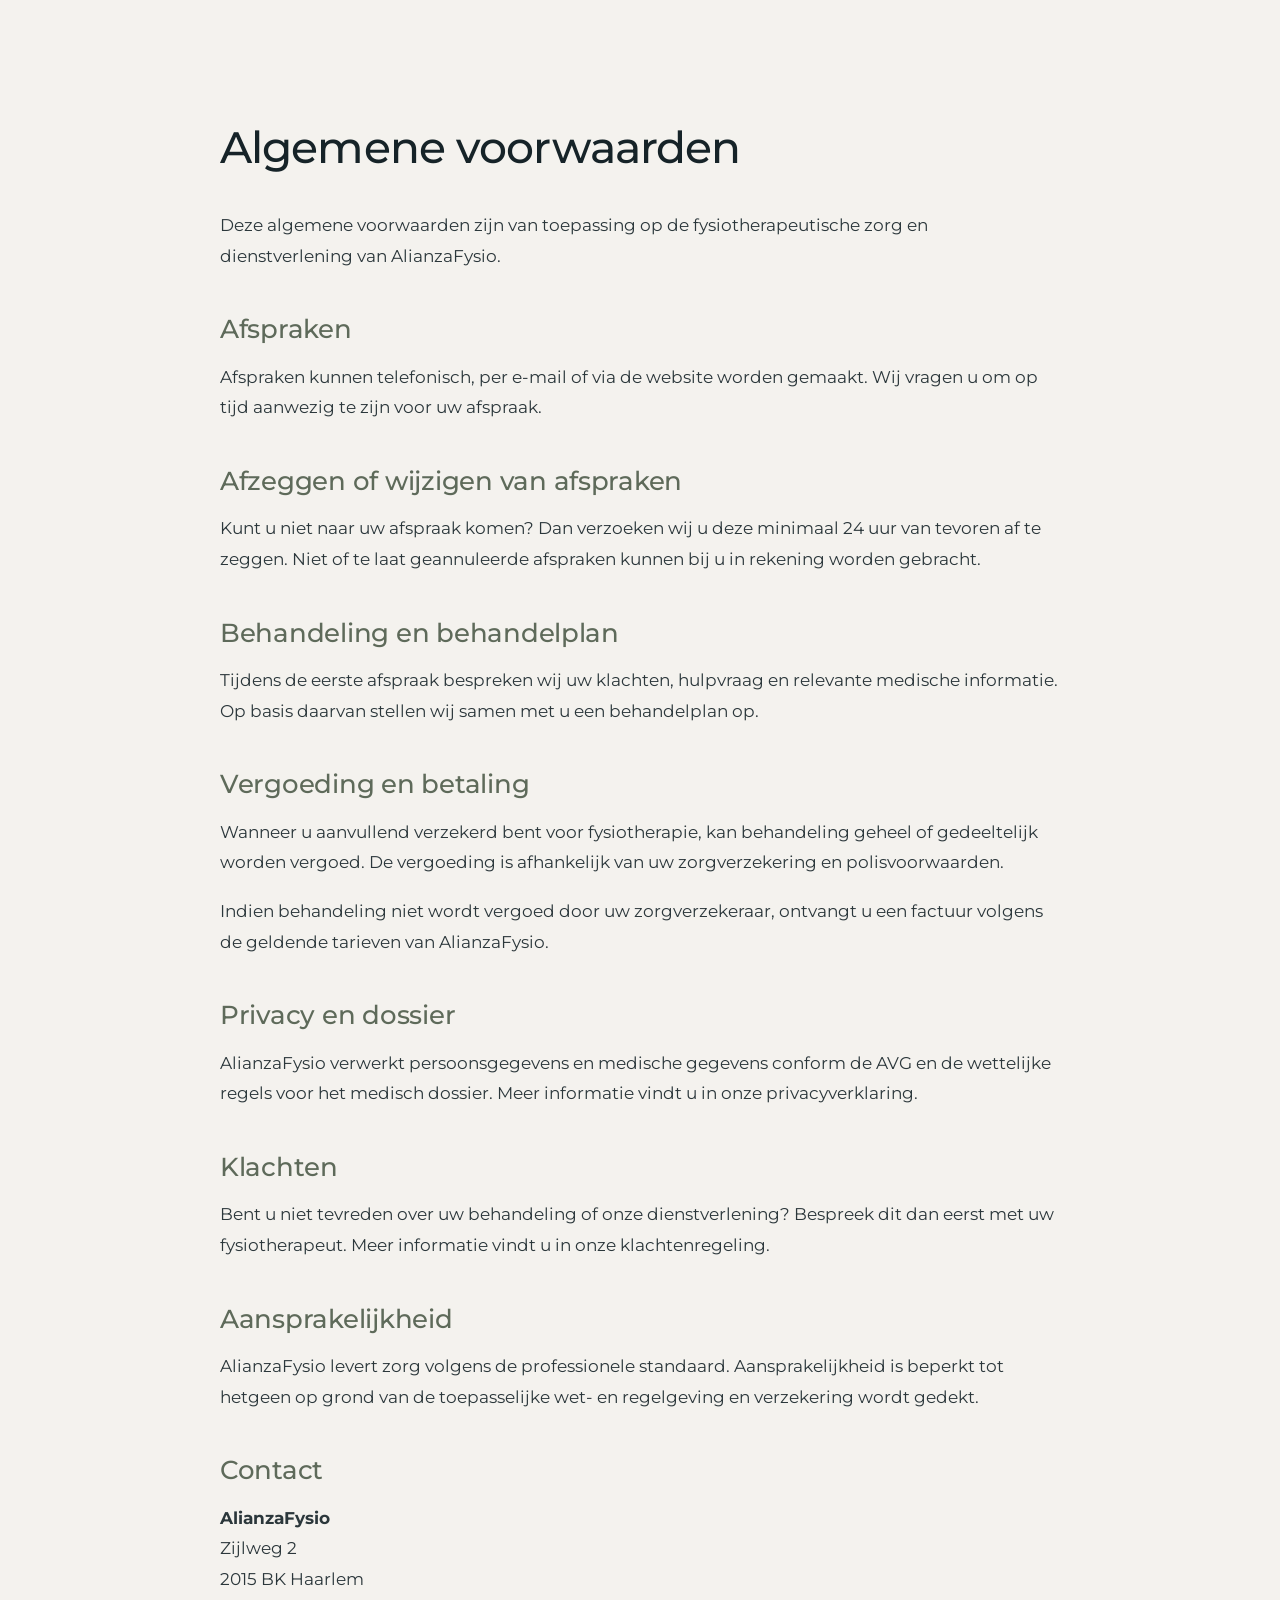
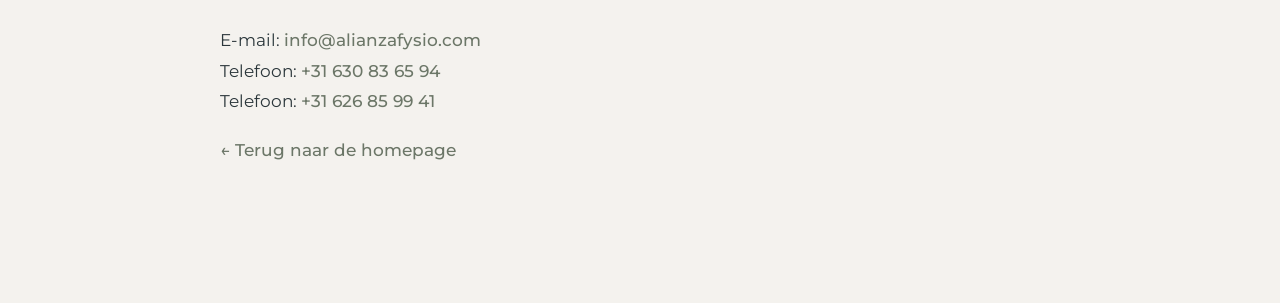
<file: algemene-voorwaarden.html>
<!DOCTYPE html>
<html lang="nl">
<head>
<meta charset="UTF-8">
<meta name="viewport" content="width=device-width, initial-scale=1.0">

<title>Algemene voorwaarden | AlianzaFysio</title>
<meta name="description" content="Algemene voorwaarden van AlianzaFysio.">

<link rel="stylesheet" href="style.css">
</head>

<body>

<section class="legal-page">
<div class="legal-container">

<h1>Algemene voorwaarden</h1>

<p>
Deze algemene voorwaarden zijn van toepassing op de fysiotherapeutische zorg en dienstverlening van AlianzaFysio.
</p>

<h2>Afspraken</h2>

<p>
Afspraken kunnen telefonisch, per e-mail of via de website worden gemaakt. Wij vragen u om op tijd aanwezig te zijn voor uw afspraak.
</p>

<h2>Afzeggen of wijzigen van afspraken</h2>

<p>
Kunt u niet naar uw afspraak komen? Dan verzoeken wij u deze minimaal 24 uur van tevoren af te zeggen.
Niet of te laat geannuleerde afspraken kunnen bij u in rekening worden gebracht.
</p>

<h2>Behandeling en behandelplan</h2>

<p>
Tijdens de eerste afspraak bespreken wij uw klachten, hulpvraag en relevante medische informatie.
Op basis daarvan stellen wij samen met u een behandelplan op.
</p>

<h2>Vergoeding en betaling</h2>

<p>
Wanneer u aanvullend verzekerd bent voor fysiotherapie, kan behandeling geheel of gedeeltelijk worden vergoed.
De vergoeding is afhankelijk van uw zorgverzekering en polisvoorwaarden.
</p>

<p>
Indien behandeling niet wordt vergoed door uw zorgverzekeraar, ontvangt u een factuur volgens de geldende tarieven van AlianzaFysio.
</p>

<h2>Privacy en dossier</h2>

<p>
AlianzaFysio verwerkt persoonsgegevens en medische gegevens conform de AVG en de wettelijke regels voor het medisch dossier.
Meer informatie vindt u in onze privacyverklaring.
</p>

<h2>Klachten</h2>

<p>
Bent u niet tevreden over uw behandeling of onze dienstverlening? Bespreek dit dan eerst met uw fysiotherapeut.
Meer informatie vindt u in onze klachtenregeling.
</p>

<h2>Aansprakelijkheid</h2>

<p>
AlianzaFysio levert zorg volgens de professionele standaard. Aansprakelijkheid is beperkt tot hetgeen op grond van de toepasselijke wet- en regelgeving en verzekering wordt gedekt.
</p>

<h2>Contact</h2>

<p>
<strong>AlianzaFysio</strong><br>
Zijlweg 2<br>
2015 BK Haarlem<br><br>
E-mail: <a href="mailto:info@alianzafysio.com">info@alianzafysio.com</a><br>
Telefoon: <a href="tel:+31630836594">+31 630 83 65 94</a><br>
Telefoon: <a href="tel:+31626859941">+31 626 85 99 41</a>
</p>

<p>
<a href="index.html">← Terug naar de homepage</a>
</p>

</div>
</section>

</body>
</html>
</file>
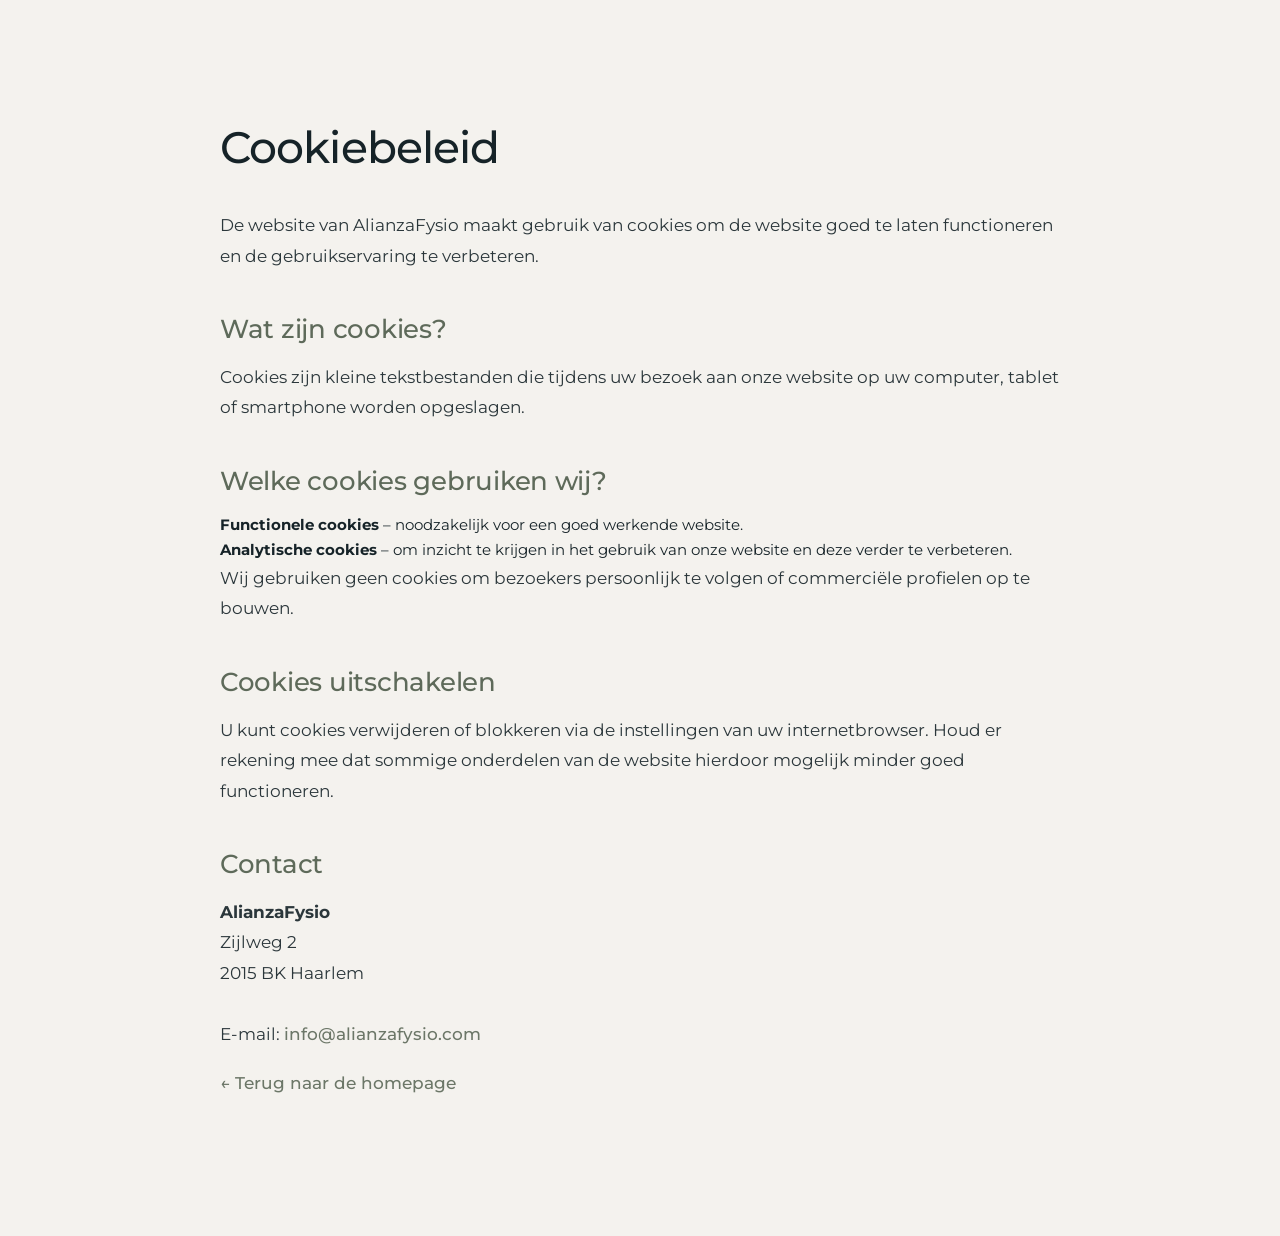
<file: cookiebeleid.html>
<!DOCTYPE html>
<html lang="nl">
<head>
<meta charset="UTF-8">
<meta name="viewport" content="width=device-width, initial-scale=1.0">

<title>Cookiebeleid | AlianzaFysio</title>
<meta name="description" content="Cookiebeleid van AlianzaFysio.">

<link rel="stylesheet" href="style.css">

</head>

<body>

<section class="legal-page">

<div class="legal-container">

<h1>Cookiebeleid</h1>

<p>
De website van AlianzaFysio maakt gebruik van cookies om de website goed te laten functioneren en de gebruikservaring te verbeteren.
</p>

<h2>Wat zijn cookies?</h2>

<p>
Cookies zijn kleine tekstbestanden die tijdens uw bezoek aan onze website op uw computer, tablet of smartphone worden opgeslagen.
</p>

<h2>Welke cookies gebruiken wij?</h2>

<ul>
<li><strong>Functionele cookies</strong> – noodzakelijk voor een goed werkende website.</li>
<li><strong>Analytische cookies</strong> – om inzicht te krijgen in het gebruik van onze website en deze verder te verbeteren.</li>
</ul>

<p>
Wij gebruiken geen cookies om bezoekers persoonlijk te volgen of commerciële profielen op te bouwen.
</p>

<h2>Cookies uitschakelen</h2>

<p>
U kunt cookies verwijderen of blokkeren via de instellingen van uw internetbrowser. Houd er rekening mee dat sommige onderdelen van de website hierdoor mogelijk minder goed functioneren.
</p>

<h2>Contact</h2>

<p>

<strong>AlianzaFysio</strong><br>

Zijlweg 2<br>

2015 BK Haarlem<br><br>

E-mail:
<a href="mailto:info@alianzafysio.com">info@alianzafysio.com</a>

</p>

<p>

<a href="index.html">← Terug naar de homepage</a>

</p>

</div>

</section>

</body>

</html>
</file>
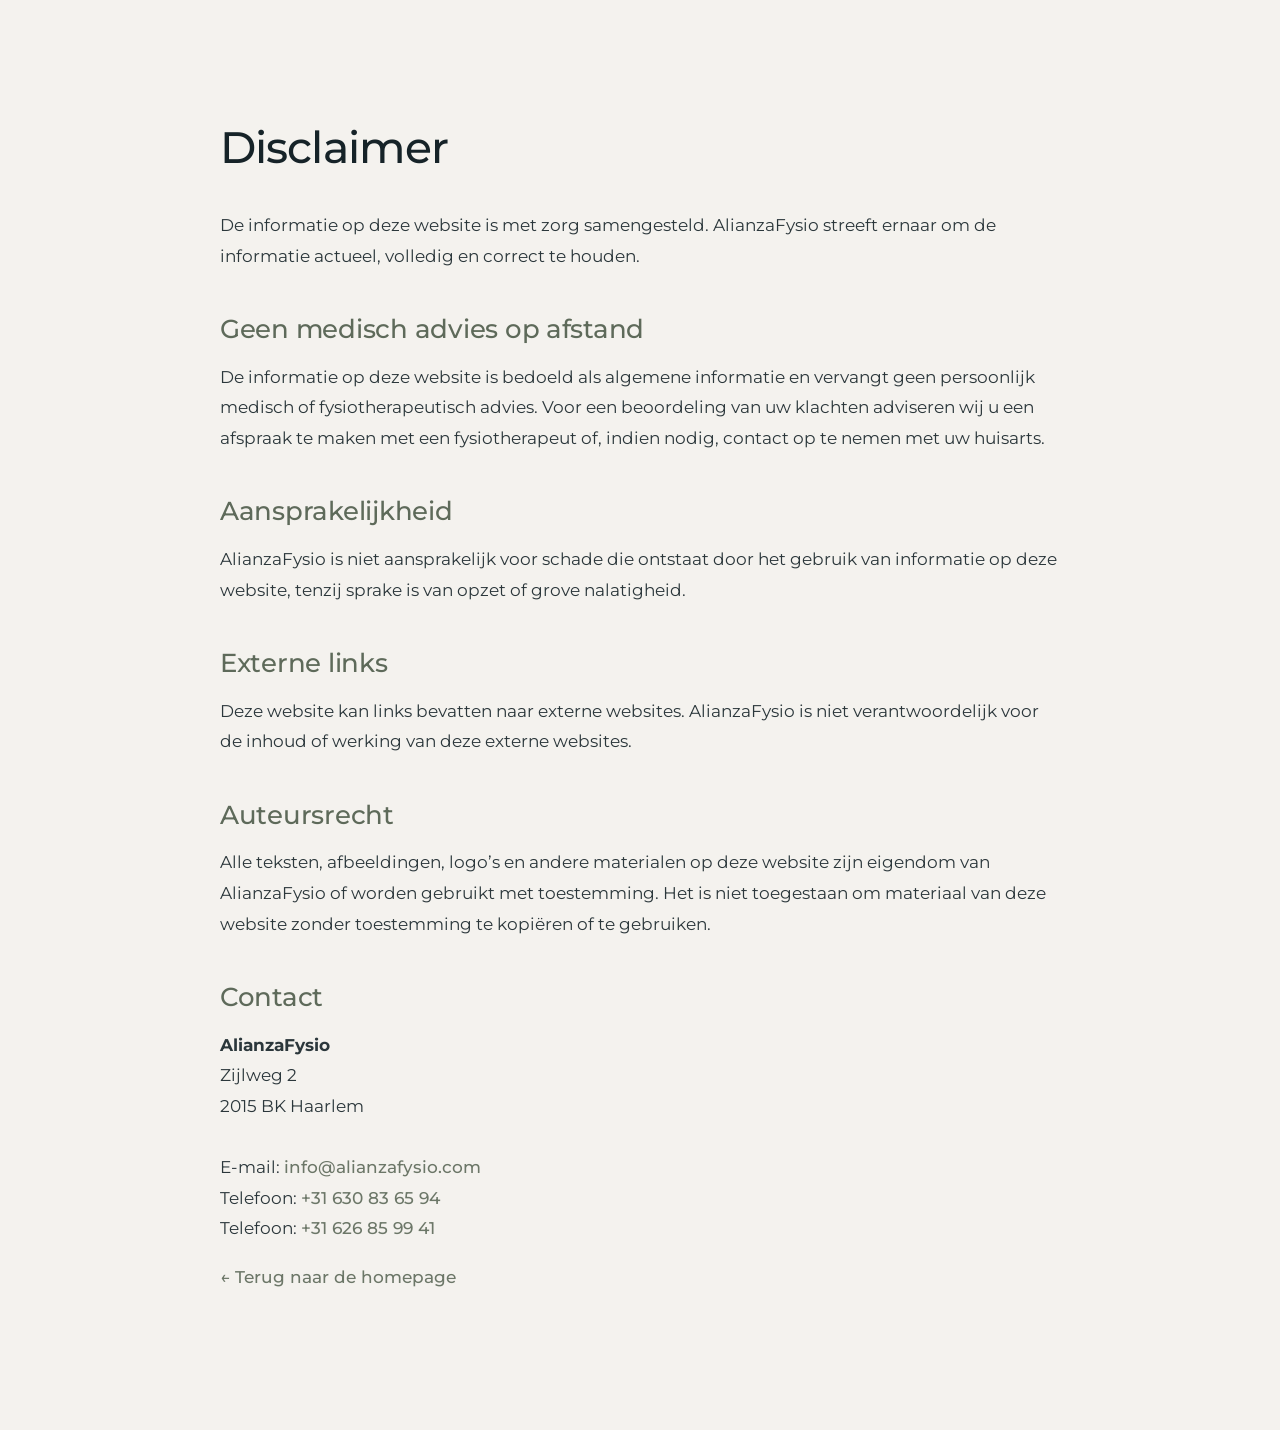
<file: disclaimer.html>
<!DOCTYPE html>
<html lang="nl">
<head>
<meta charset="UTF-8">
<meta name="viewport" content="width=device-width, initial-scale=1.0">

<title>Disclaimer | AlianzaFysio</title>
<meta name="description" content="Disclaimer van AlianzaFysio.">

<link rel="stylesheet" href="style.css">
</head>

<body>

<section class="legal-page">
<div class="legal-container">

<h1>Disclaimer</h1>

<p>
De informatie op deze website is met zorg samengesteld. AlianzaFysio streeft ernaar om de informatie actueel, volledig en correct te houden.
</p>

<h2>Geen medisch advies op afstand</h2>

<p>
De informatie op deze website is bedoeld als algemene informatie en vervangt geen persoonlijk medisch of fysiotherapeutisch advies.
Voor een beoordeling van uw klachten adviseren wij u een afspraak te maken met een fysiotherapeut of, indien nodig, contact op te nemen met uw huisarts.
</p>

<h2>Aansprakelijkheid</h2>

<p>
AlianzaFysio is niet aansprakelijk voor schade die ontstaat door het gebruik van informatie op deze website, tenzij sprake is van opzet of grove nalatigheid.
</p>

<h2>Externe links</h2>

<p>
Deze website kan links bevatten naar externe websites. AlianzaFysio is niet verantwoordelijk voor de inhoud of werking van deze externe websites.
</p>

<h2>Auteursrecht</h2>

<p>
Alle teksten, afbeeldingen, logo’s en andere materialen op deze website zijn eigendom van AlianzaFysio of worden gebruikt met toestemming. Het is niet toegestaan om materiaal van deze website zonder toestemming te kopiëren of te gebruiken.
</p>

<h2>Contact</h2>

<p>
<strong>AlianzaFysio</strong><br>
Zijlweg 2<br>
2015 BK Haarlem<br><br>
E-mail: <a href="mailto:info@alianzafysio.com">info@alianzafysio.com</a><br>
Telefoon: <a href="tel:+31630836594">+31 630 83 65 94</a><br>
Telefoon: <a href="tel:+31626859941">+31 626 85 99 41</a>
</p>

<p>
<a href="index.html">← Terug naar de homepage</a>
</p>

</div>
</section>

</body>
</html>
</file>
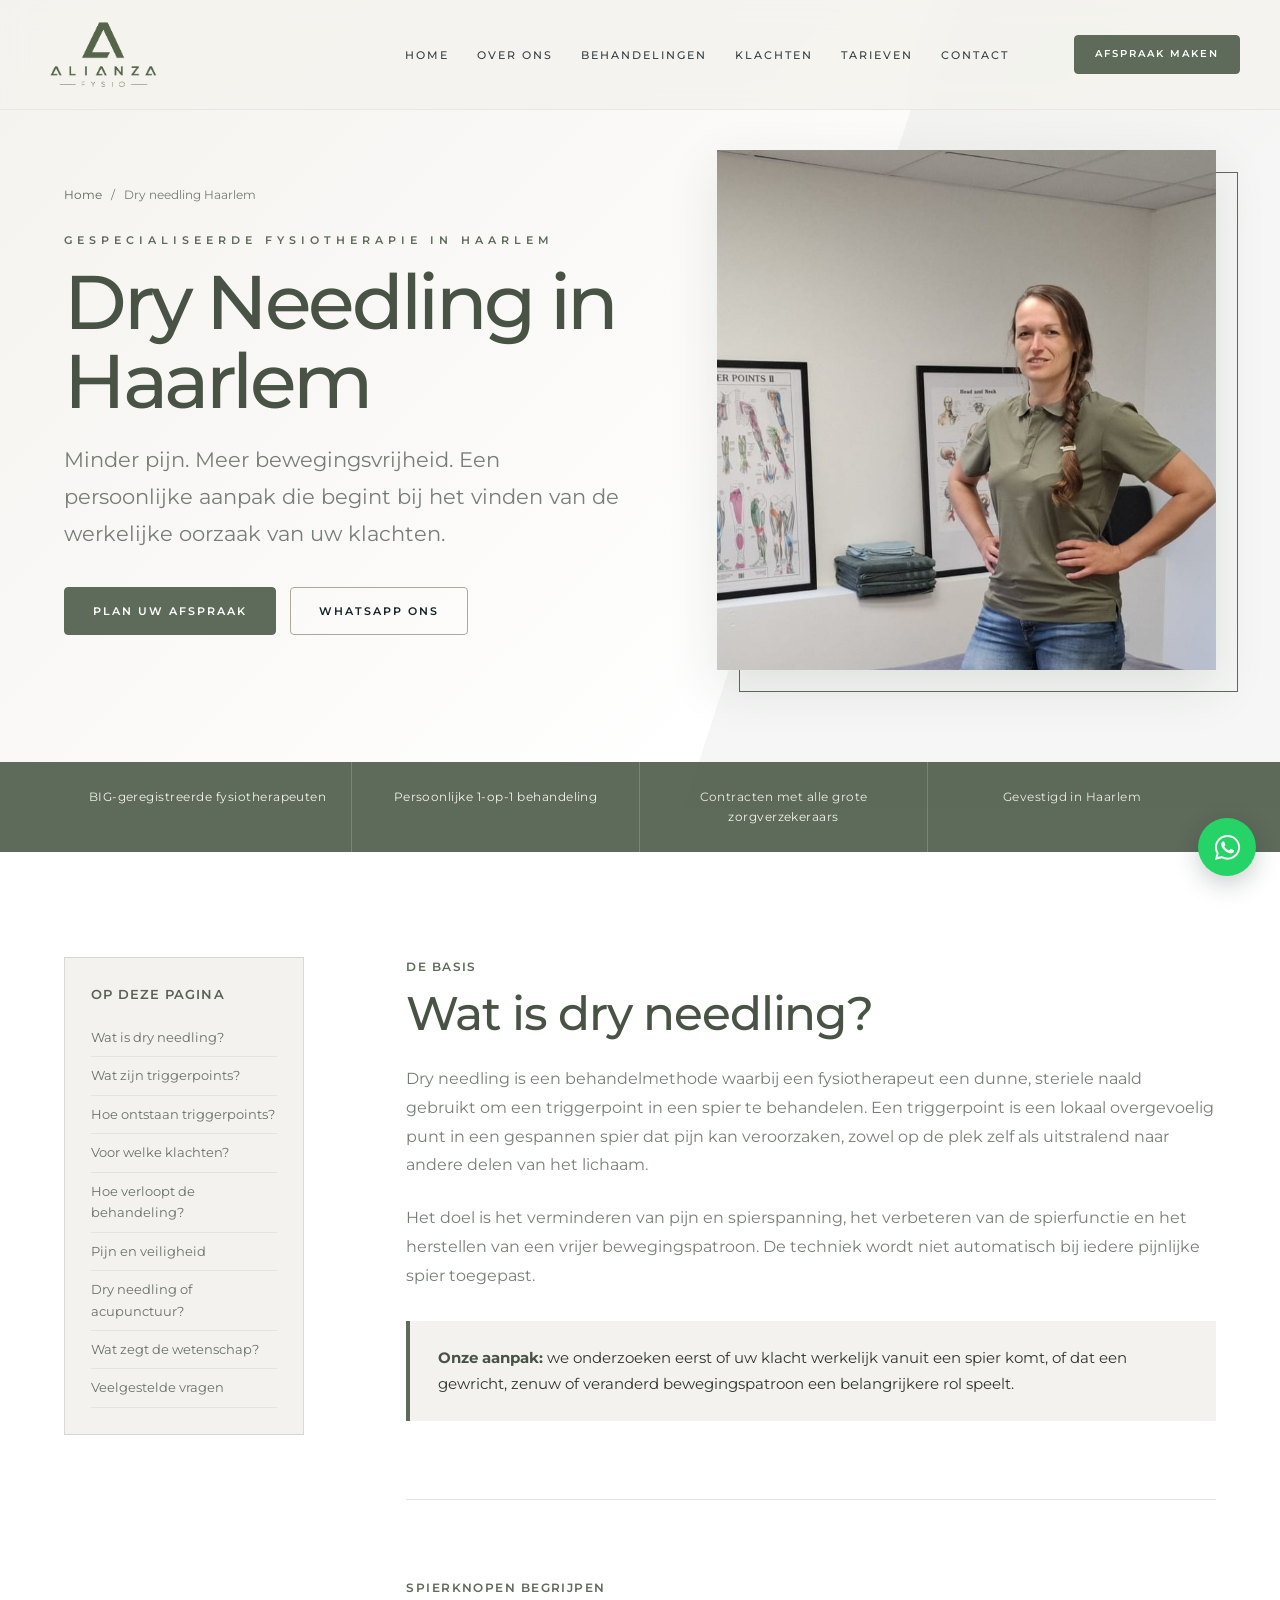
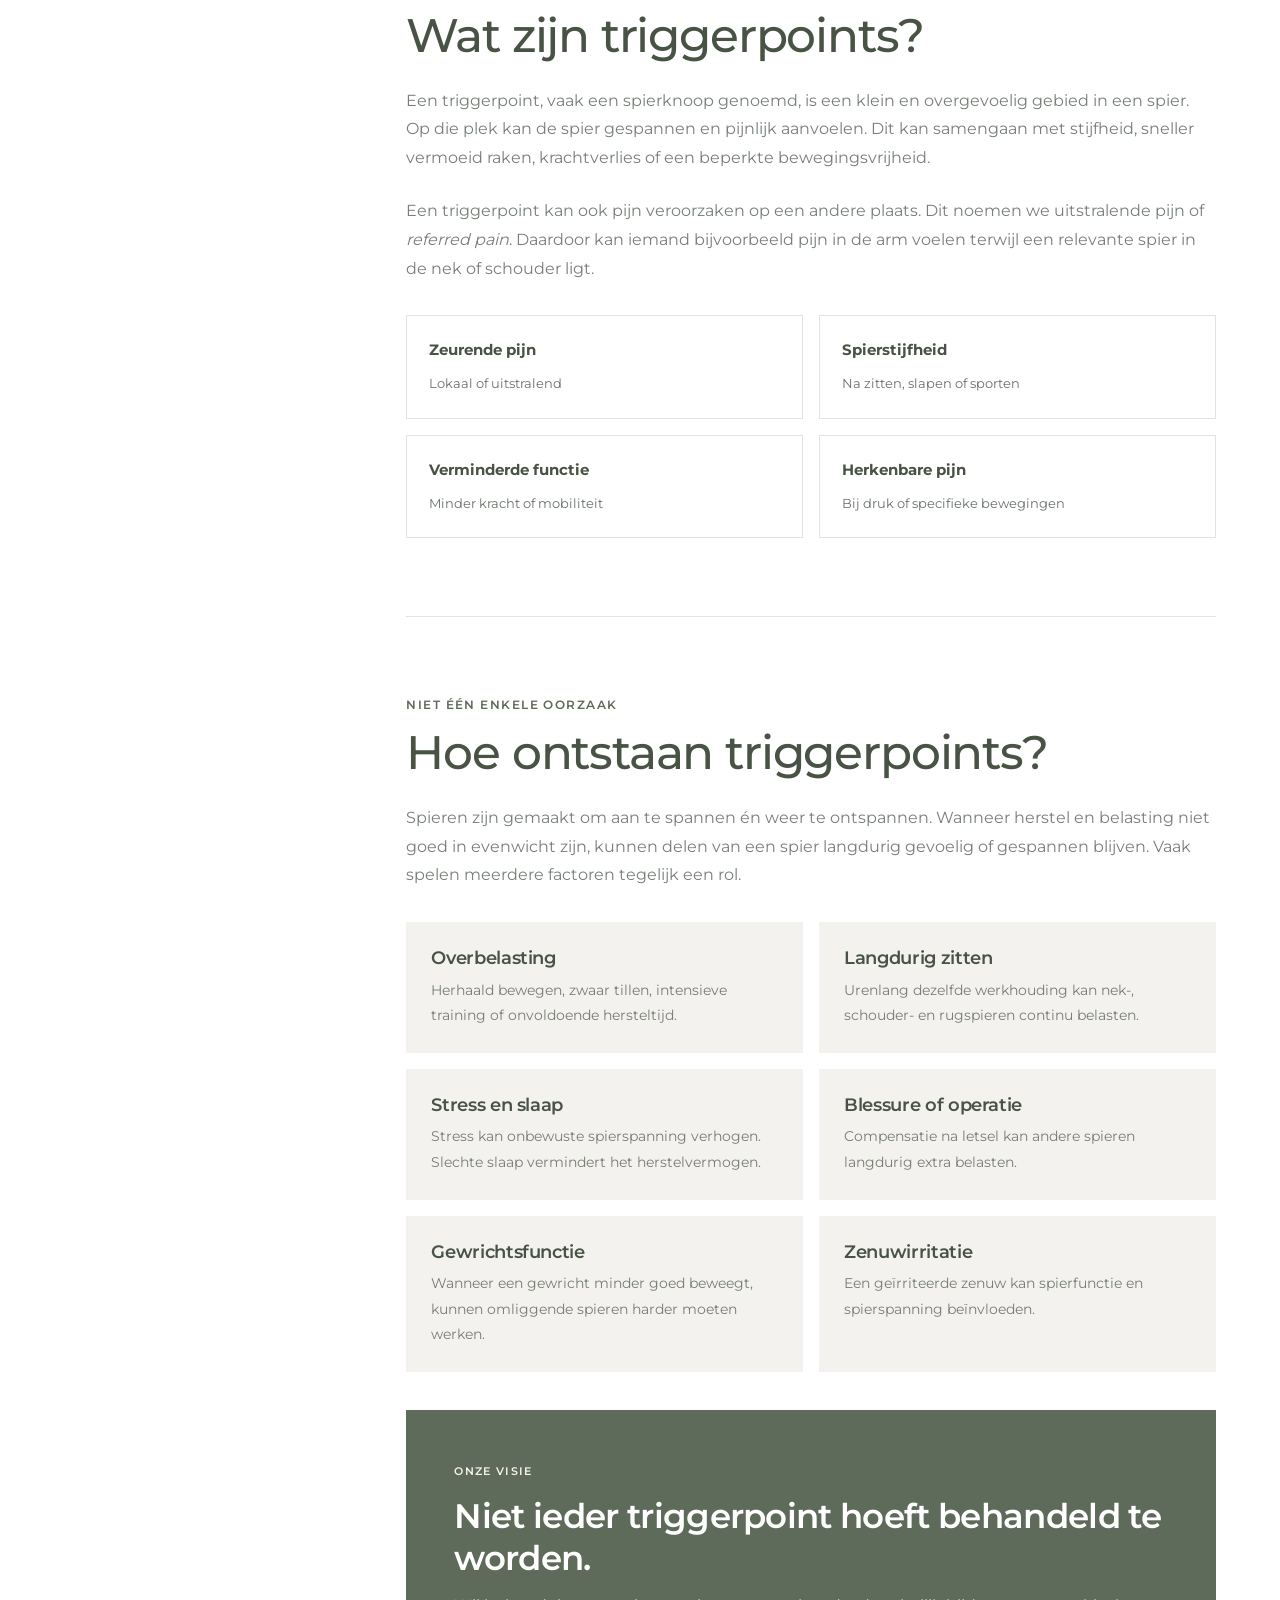
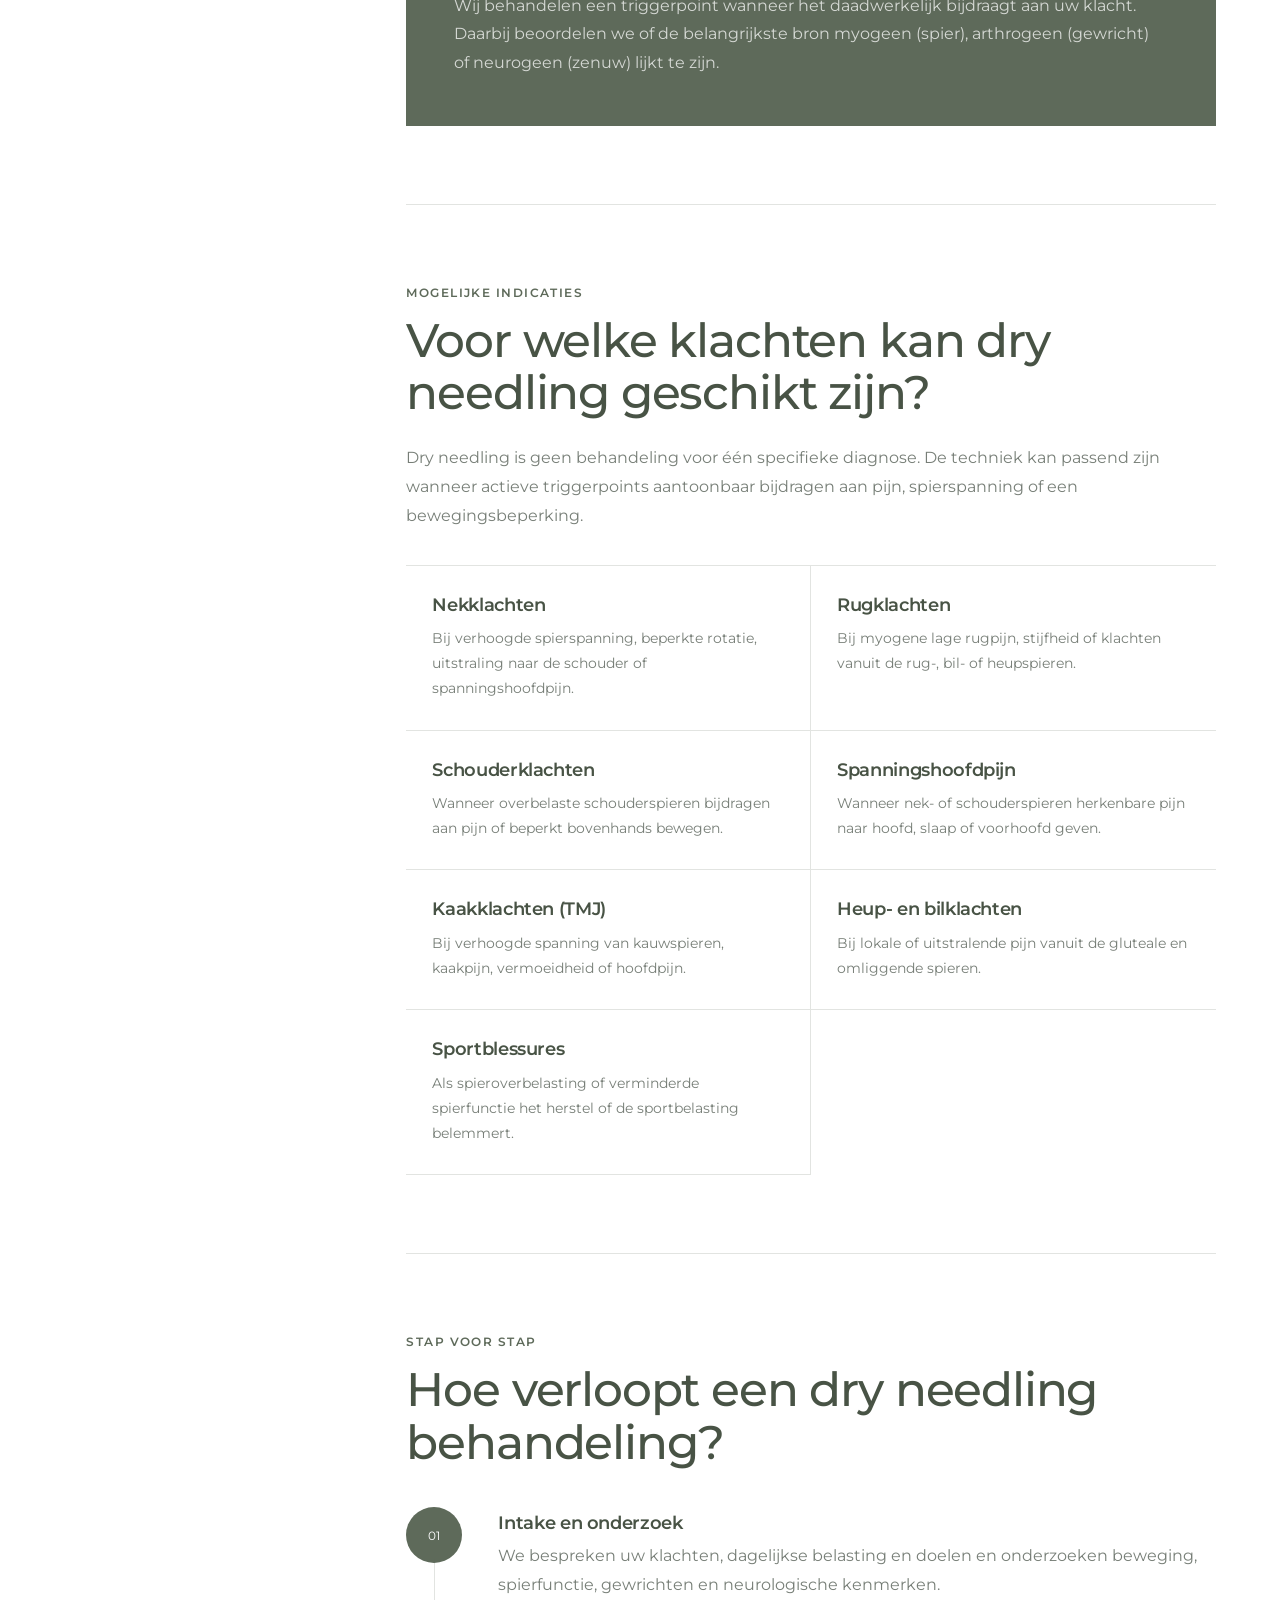
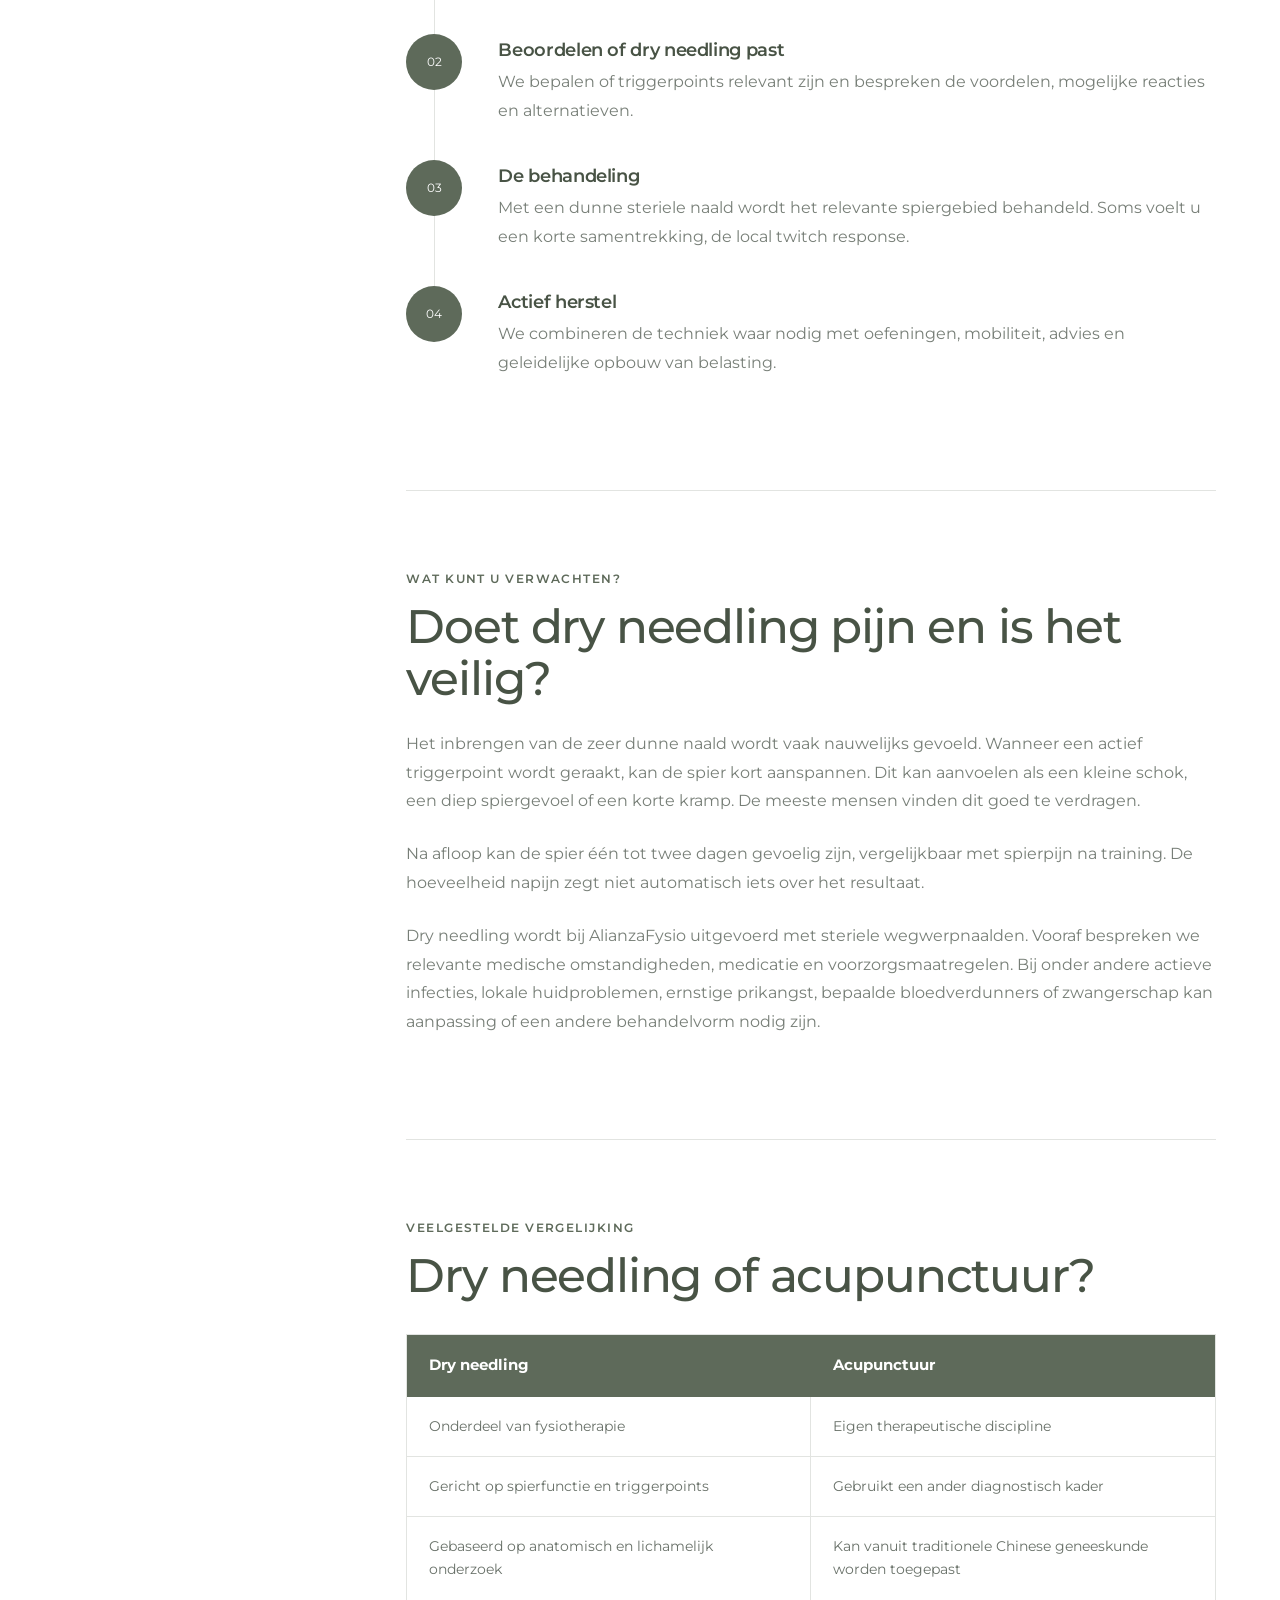
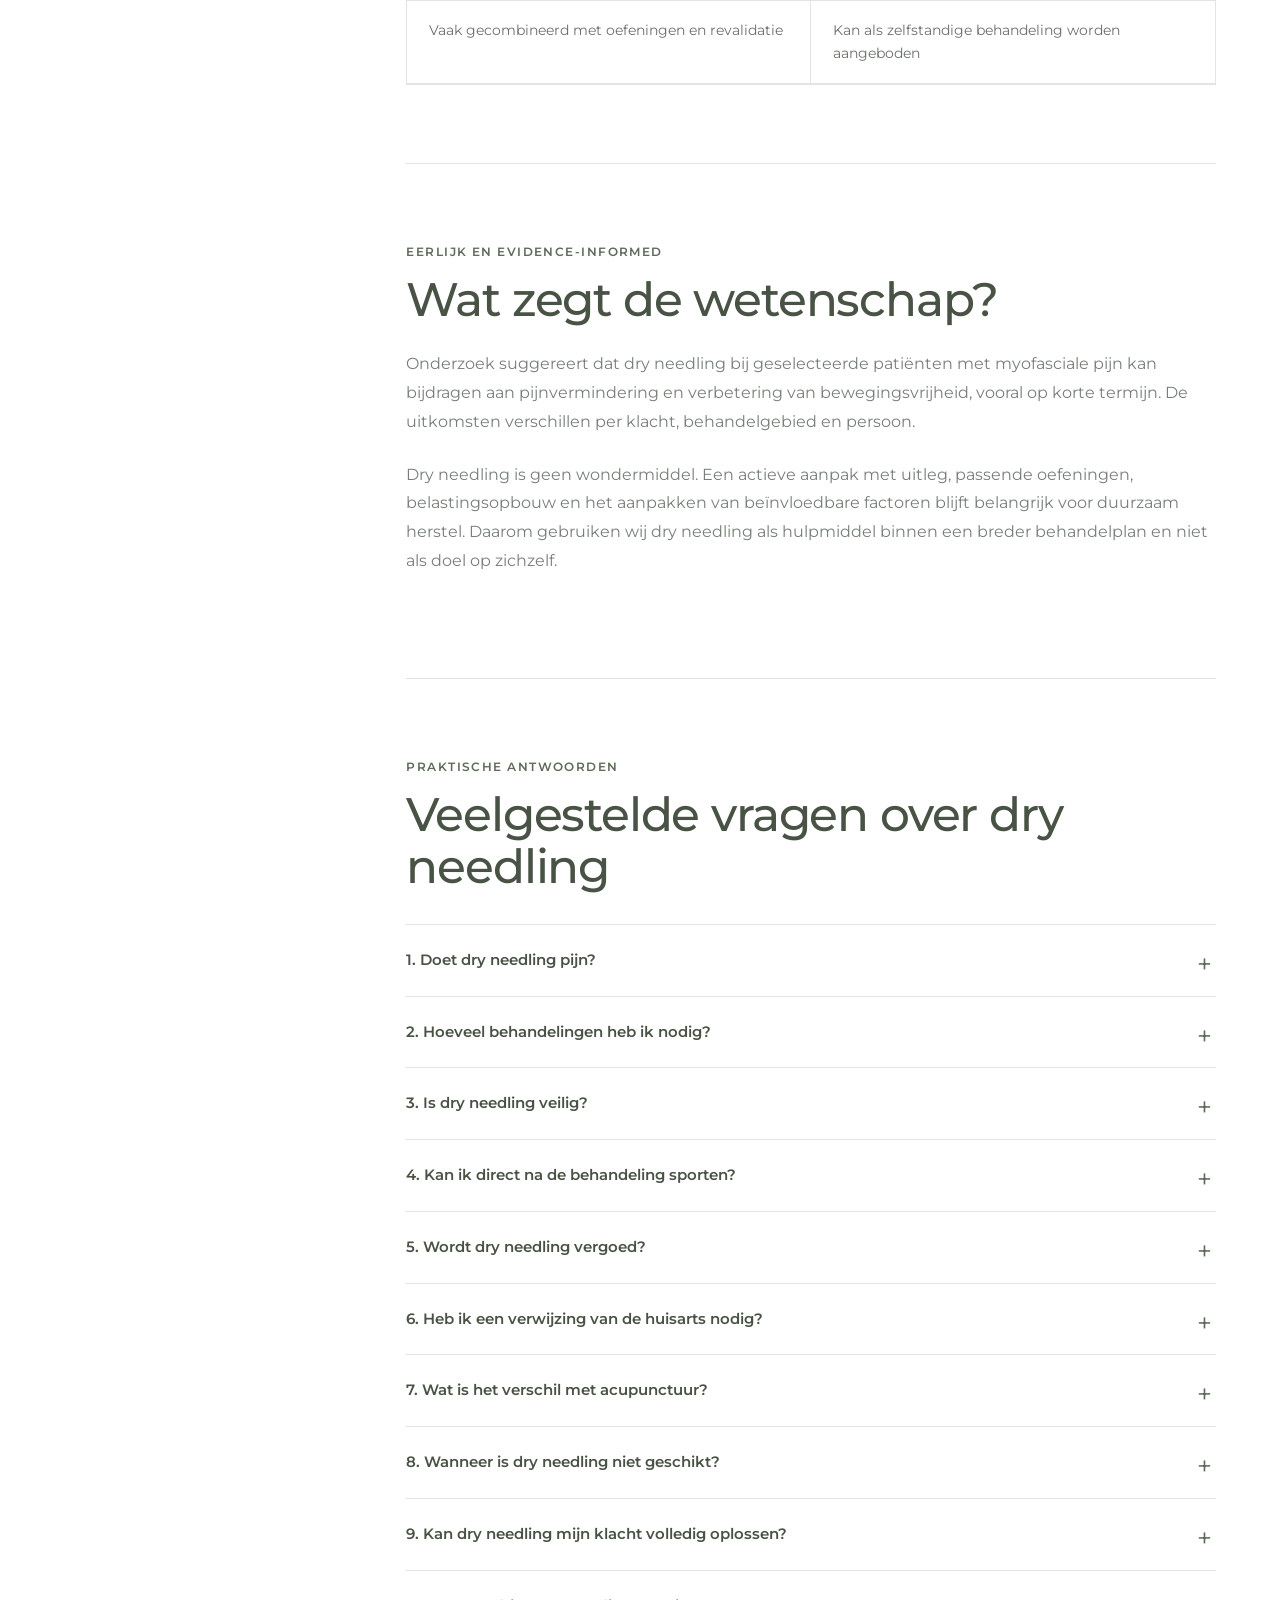
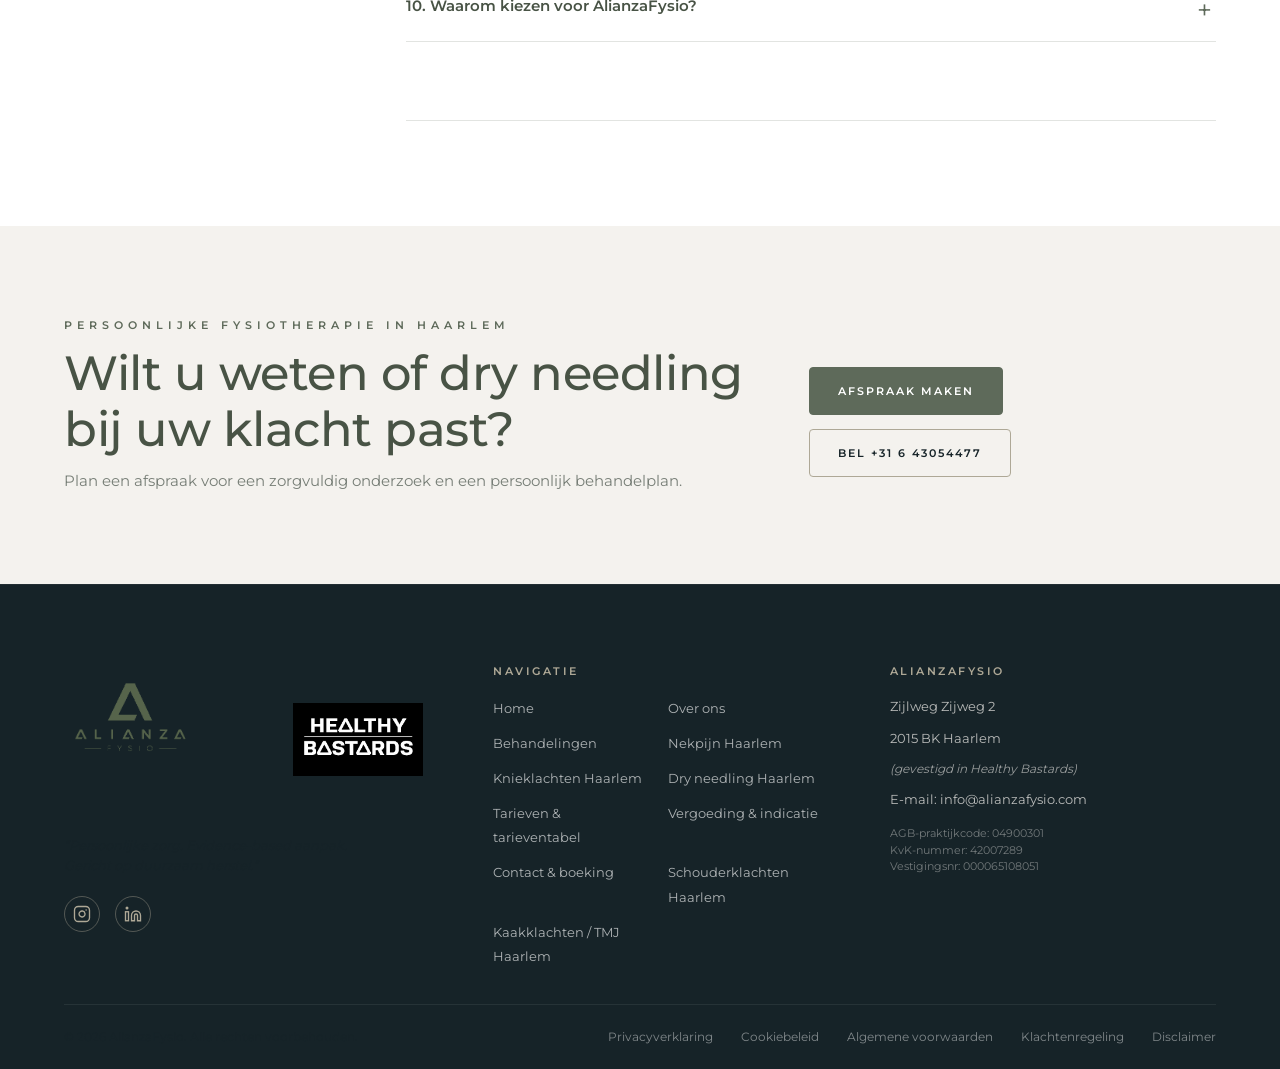
<file: dry-needling-haarlem.html>
<!DOCTYPE html>

<html lang="nl">
<head>
<!-- Google tag (gtag.js) -->
<script async="" src="https://www.googletagmanager.com/gtag/js?id=G-NNTEJQRNDR"></script>
<script>
      window.dataLayer = window.dataLayer || [];
      function gtag(){dataLayer.push(arguments);}
      gtag('js', new Date());
      gtag('config', 'G-NNTEJQRNDR');
    </script>
<meta charset="utf-8"/>
<meta content="width=device-width, initial-scale=1.0" name="viewport"/>
<title>Dry Needling Haarlem | Fysiotherapie & Triggerpoints | AlianzaFysio</title>
<meta content="Dry needling in Haarlem bij AlianzaFysio. Lees hoe triggerpoints worden behandeld, wanneer dry needling geschikt is en maak direct een afspraak." name="description"/>
<meta content="index, follow, max-image-preview:large" name="robots"/>
<meta content="AlianzaFysio" name="author"/>
<meta content="#5E6A5A" name="theme-color"/>
<link href="https://alianzafysio.com/dry-needling-haarlem.html" rel="canonical"/>
<meta content="nl_NL" property="og:locale"/>
<meta content="article" property="og:type"/>
<meta content="AlianzaFysio" property="og:site_name"/>
<meta content="https://alianzafysio.com/dry-needling-haarlem.html" property="og:url"/>
<meta content="Dry Needling Haarlem | AlianzaFysio" property="og:title"/>
<meta content="Alles over dry needling, triggerpoints, veiligheid en onze persoonlijke aanpak in Haarlem." property="og:description"/>
<meta content="https://alianzafysio.com/assets/photo-b.jpg" property="og:image"/>
<meta content="Dry needling behandeling bij AlianzaFysio in Haarlem" property="og:image:alt"/>
<meta content="summary_large_image" name="twitter:card"/>
<meta content="Dry Needling Haarlem | AlianzaFysio" name="twitter:title"/>
<meta content="Alles over dry needling, triggerpoints, veiligheid en onze persoonlijke aanpak in Haarlem." name="twitter:description"/>
<meta content="https://alianzafysio.com/assets/photo-b.jpg" name="twitter:image"/>
<link href="style.css" rel="stylesheet"/>
<script type="application/ld+json">
    {"@context":"https://schema.org","@graph":[
     {
  "@type":"MedicalWebPage",
  "@id":"https://alianzafysio.com/dry-needling-haarlem.html#webpage",
  "url":"https://alianzafysio.com/dry-needling-haarlem.html",
  "name":"Dry Needling Haarlem",
  "description":"Informatie over dry needling, triggerpoints, indicaties, veiligheid en behandeling bij AlianzaFysio in Haarlem.",
  "inLanguage":"nl-NL",
  "isPartOf":{
    "@id":"https://alianzafysio.com/#website"
  },
  "about":{
    "@type":"MedicalTherapy",
    "name":"Dry needling"
  },
  "provider":{
    "@id":"https://alianzafysio.com/#practice"
  }
},
      {"@type":"BreadcrumbList","itemListElement":[{"@type":"ListItem","position":1,"name":"Home","item":"https://alianzafysio.com/"},{"@type":"ListItem","position":2,"name":"Dry Needling Haarlem","item":"https://alianzafysio.com/dry-needling-haarlem.html"}]},
      {"@type":"FAQPage","mainEntity":[
        {"@type":"Question","name":"Doet dry needling pijn?","acceptedAnswer":{"@type":"Answer","text":"De behandeling kan kort gevoelig zijn wanneer een triggerpoint wordt aangeprikt. De meeste patiënten vinden de prikkel goed te verdragen."}},
        {"@type":"Question","name":"Hoeveel behandelingen heb ik nodig?","acceptedAnswer":{"@type":"Answer","text":"Dit hangt af van de oorzaak, duur en ernst van uw klachten. Tijdens het eerste consult bespreken we een passend behandelplan."}},
        {"@type":"Question","name":"Is dry needling veilig?","acceptedAnswer":{"@type":"Answer","text":"Uitgevoerd door een hiervoor opgeleide fysiotherapeut is dry needling doorgaans veilig. Wij gebruiken steriele wegwerpnaalden en screenen vooraf op voorzorgsmaatregelen."}},
        {"@type":"Question","name":"Kan ik direct na de behandeling sporten?","acceptedAnswer":{"@type":"Answer","text":"Licht bewegen is meestal mogelijk. Bij napijn kan het verstandig zijn intensieve sport of zware krachttraining tot de volgende dag uit te stellen."}},
        {"@type":"Question","name":"Wordt dry needling vergoed?","acceptedAnswer":{"@type":"Answer","text":"Dry needling is onderdeel van een fysiotherapiebehandeling. Vergoeding hangt af van uw dekking voor fysiotherapie en polisvoorwaarden."}},
        {"@type":"Question","name":"Heb ik een verwijzing van de huisarts nodig?","acceptedAnswer":{"@type":"Answer","text":"Meestal niet. Via Directe Toegankelijkheid Fysiotherapie kunt u doorgaans rechtstreeks een afspraak maken."}},
        {"@type":"Question","name":"Wat is het verschil tussen dry needling en acupunctuur?","acceptedAnswer":{"@type":"Answer","text":"Dry needling richt zich binnen de fysiotherapie op spieren, triggerpoints en functie. Acupunctuur gebruikt een ander diagnostisch en therapeutisch kader."}},
        {"@type":"Question","name":"Wanneer is dry needling niet geschikt?","acceptedAnswer":{"@type":"Answer","text":"Bij bepaalde medische omstandigheden, actieve infecties, lokale huidproblemen, ernstige prikangst of specifieke voorzorgsmaatregelen kan een andere behandeling geschikter zijn."}},
        {"@type":"Question","name":"Kan dry needling mijn klacht volledig oplossen?","acceptedAnswer":{"@type":"Answer","text":"Dry needling kan pijn of spierspanning verminderen, maar is zelden een volledige oplossing op zichzelf. Oefeningen, advies en aanpak van de oorzaak blijven belangrijk."}},
        {"@type":"Question","name":"Waarom kiezen voor AlianzaFysio?","acceptedAnswer":{"@type":"Answer","text":"Wij onderzoeken eerst of de klacht voornamelijk myogeen, arthrogeen of neurogeen is. Dry needling wordt alleen toegepast wanneer het een relevante bijdrage aan het herstel kan leveren."}}
      ]}
    ]}
    </script>
</head>
<body class="treatment-detail-page">
<header class="site-header" id="site-header">
<div class="header-container container">
<a aria-label="AlianzaFysio homepage" class="logo-link" href="index.html#home"><span class="logo-img-wrapper"><img alt="AlianzaFysio logo" class="site-logo-img" src="assets/ALIANZATRA.png"/></span></a>
<nav aria-label="Hoofdnavigatie" class="desktop-nav">
<ul class="nav-list">
<li><a class="nav-link" href="index.html#home">Home</a></li>
<li><a class="nav-link" href="index.html#about">Over ons</a></li>
<li><a class="nav-link active-link" href="index.html#treatments">Behandelingen</a></li>
<li><a class="nav-link" href="index.html#klachten">Klachten</a></li>
<li><a class="nav-link" href="index.html#tarieven">Tarieven</a></li>
<li><a class="nav-link" href="index.html#contact">Contact</a></li>
</ul>
</nav>
<div class="header-cta"><a class="btn btn-header" href="index.html#contact">Afspraak maken</a></div>
<button aria-controls="mobile-nav" aria-expanded="false" aria-label="Menu openen" class="mobile-nav-toggle"><span class="hamburger-line"></span><span class="hamburger-line"></span><span class="hamburger-line"></span></button>
</div>
</header>
<nav aria-hidden="true" aria-label="Mobiele navigatie" class="mobile-nav" id="mobile-nav">
<ul class="mobile-nav-list">
<li><a class="mobile-nav-link" href="index.html#home">Home</a></li>
<li><a class="mobile-nav-link" href="index.html#about">Over ons</a></li>
<li><a class="mobile-nav-link active-link" href="index.html#treatments">Behandelingen</a></li>
<li><a class="mobile-nav-link" href="index.html#klachten">Klachten</a></li>
<li><a class="mobile-nav-link" href="index.html#tarieven">Tarieven</a></li>
<li><a class="mobile-nav-link" href="index.html#contact">Contact</a></li>
<li><a class="btn btn-mobile-cta" href="index.html#contact">Afspraak maken</a></li>
</ul>
</nav>
<main>
<section class="detail-hero"><div class="container detail-hero-grid">
<div class="fade-in-section"><nav aria-label="Broodkruimel" class="detail-breadcrumb"><a href="index.html">Home</a><span>/</span><span>Dry needling Haarlem</span></nav><span class="sub-headline">Gespecialiseerde fysiotherapie in Haarlem</span><h1>Dry Needling in Haarlem</h1><p class="detail-lead">Minder pijn. Meer bewegingsvrijheid. Een persoonlijke aanpak die begint bij het vinden van de werkelijke oorzaak van uw klachten.</p><div class="detail-actions"><a class="btn btn-primary" href="index.html#contact">Plan uw afspraak</a><a class="btn btn-secondary" href="https://wa.me/31643054477?text=Hallo%20AlianzaFysio%2C%20ik%20wil%20graag%20meer%20informatie%20over%20dry%20needling." rel="noopener noreferrer" target="_blank">WhatsApp ons</a></div></div>
<div class="detail-hero-image fade-in-section"><img alt="Dry needling behandeling bij AlianzaFysio in Haarlem" loading="eager" src="assets/photo-b.jpg"/></div>
</div></section>
<section aria-label="Waarom AlianzaFysio" class="detail-trust"><div class="container detail-trust-grid"><span>BIG-geregistreerde fysiotherapeuten</span><span>Persoonlijke 1-op-1 behandeling</span><span>Contracten met alle grote zorgverzekeraars</span><span>Gevestigd in Haarlem</span></div></section>
<section class="detail-content"><div class="container detail-layout">
<aside aria-label="Inhoudsopgave" class="detail-toc"><p class="detail-toc-title">Op deze pagina</p><a href="#wat-is-dry-needling">Wat is dry needling?</a><a href="#triggerpoints">Wat zijn triggerpoints?</a><a href="#oorzaken">Hoe ontstaan triggerpoints?</a><a href="#klachten">Voor welke klachten?</a><a href="#behandeling">Hoe verloopt de behandeling?</a><a href="#pijn-veiligheid">Pijn en veiligheid</a><a href="#acupunctuur">Dry needling of acupunctuur?</a><a href="#wetenschap">Wat zegt de wetenschap?</a><a href="#faq">Veelgestelde vragen</a></aside>
<article>
<section class="detail-block" id="wat-is-dry-needling"><span class="detail-kicker">De basis</span><h2>Wat is dry needling?</h2><p>Dry needling is een behandelmethode waarbij een fysiotherapeut een dunne, steriele naald gebruikt om een triggerpoint in een spier te behandelen. Een triggerpoint is een lokaal overgevoelig punt in een gespannen spier dat pijn kan veroorzaken, zowel op de plek zelf als uitstralend naar andere delen van het lichaam.</p><p>Het doel is het verminderen van pijn en spierspanning, het verbeteren van de spierfunctie en het herstellen van een vrijer bewegingspatroon. De techniek wordt niet automatisch bij iedere pijnlijke spier toegepast.</p><div class="detail-highlight"><strong>Onze aanpak:</strong> we onderzoeken eerst of uw klacht werkelijk vanuit een spier komt, of dat een gewricht, zenuw of veranderd bewegingspatroon een belangrijkere rol speelt.</div></section>
<section class="detail-block" id="triggerpoints"><span class="detail-kicker">Spierknopen begrijpen</span><h2>Wat zijn triggerpoints?</h2><p>Een triggerpoint, vaak een spierknoop genoemd, is een klein en overgevoelig gebied in een spier. Op die plek kan de spier gespannen en pijnlijk aanvoelen. Dit kan samengaan met stijfheid, sneller vermoeid raken, krachtverlies of een beperkte bewegingsvrijheid.</p><p>Een triggerpoint kan ook pijn veroorzaken op een andere plaats. Dit noemen we uitstralende pijn of <em>referred pain</em>. Daardoor kan iemand bijvoorbeeld pijn in de arm voelen terwijl een relevante spier in de nek of schouder ligt.</p><div class="detail-grid-2"><div class="detail-mini-card"><strong>Zeurende pijn</strong><span>Lokaal of uitstralend</span></div><div class="detail-mini-card"><strong>Spierstijfheid</strong><span>Na zitten, slapen of sporten</span></div><div class="detail-mini-card"><strong>Verminderde functie</strong><span>Minder kracht of mobiliteit</span></div><div class="detail-mini-card"><strong>Herkenbare pijn</strong><span>Bij druk of specifieke bewegingen</span></div></div></section>
<section class="detail-block" id="oorzaken"><span class="detail-kicker">Niet één enkele oorzaak</span><h2>Hoe ontstaan triggerpoints?</h2><p>Spieren zijn gemaakt om aan te spannen én weer te ontspannen. Wanneer herstel en belasting niet goed in evenwicht zijn, kunnen delen van een spier langdurig gevoelig of gespannen blijven. Vaak spelen meerdere factoren tegelijk een rol.</p><div class="detail-grid-2"><div class="detail-info-card"><h3>Overbelasting</h3><p>Herhaald bewegen, zwaar tillen, intensieve training of onvoldoende hersteltijd.</p></div><div class="detail-info-card"><h3>Langdurig zitten</h3><p>Urenlang dezelfde werkhouding kan nek-, schouder- en rugspieren continu belasten.</p></div><div class="detail-info-card"><h3>Stress en slaap</h3><p>Stress kan onbewuste spierspanning verhogen. Slechte slaap vermindert het herstelvermogen.</p></div><div class="detail-info-card"><h3>Blessure of operatie</h3><p>Compensatie na letsel kan andere spieren langdurig extra belasten.</p></div><div class="detail-info-card"><h3>Gewrichtsfunctie</h3><p>Wanneer een gewricht minder goed beweegt, kunnen omliggende spieren harder moeten werken.</p></div><div class="detail-info-card"><h3>Zenuwirritatie</h3><p>Een geïrriteerde zenuw kan spierfunctie en spierspanning beïnvloeden.</p></div></div><div class="detail-philosophy"><span>Onze visie</span><h3>Niet ieder triggerpoint hoeft behandeld te worden.</h3><p>Wij behandelen een triggerpoint wanneer het daadwerkelijk bijdraagt aan uw klacht. Daarbij beoordelen we of de belangrijkste bron myogeen (spier), arthrogeen (gewricht) of neurogeen (zenuw) lijkt te zijn.</p></div></section>
<section class="detail-block" id="klachten"><span class="detail-kicker">Mogelijke indicaties</span><h2>Voor welke klachten kan dry needling geschikt zijn?</h2><p>Dry needling is geen behandeling voor één specifieke diagnose. De techniek kan passend zijn wanneer actieve triggerpoints aantoonbaar bijdragen aan pijn, spierspanning of een bewegingsbeperking.</p><div class="detail-condition-list"><div><h3>Nekklachten</h3><p>Bij verhoogde spierspanning, beperkte rotatie, uitstraling naar de schouder of spanningshoofdpijn.</p></div><div><h3>Rugklachten</h3><p>Bij myogene lage rugpijn, stijfheid of klachten vanuit de rug-, bil- of heupspieren.</p></div><div><h3>Schouderklachten</h3><p>Wanneer overbelaste schouderspieren bijdragen aan pijn of beperkt bovenhands bewegen.</p></div><div><h3>Spanningshoofdpijn</h3><p>Wanneer nek- of schouderspieren herkenbare pijn naar hoofd, slaap of voorhoofd geven.</p></div><div><h3>Kaakklachten (TMJ)</h3><p>Bij verhoogde spanning van kauwspieren, kaakpijn, vermoeidheid of hoofdpijn.</p></div><div><h3>Heup- en bilklachten</h3><p>Bij lokale of uitstralende pijn vanuit de gluteale en omliggende spieren.</p></div><div><h3>Sportblessures</h3><p>Als spieroverbelasting of verminderde spierfunctie het herstel of de sportbelasting belemmert.</p></div></div></section>
<section class="detail-block" id="behandeling"><span class="detail-kicker">Stap voor stap</span><h2>Hoe verloopt een dry needling behandeling?</h2><ol class="detail-timeline"><li><span>01</span><div><h3>Intake en onderzoek</h3><p>We bespreken uw klachten, dagelijkse belasting en doelen en onderzoeken beweging, spierfunctie, gewrichten en neurologische kenmerken.</p></div></li><li><span>02</span><div><h3>Beoordelen of dry needling past</h3><p>We bepalen of triggerpoints relevant zijn en bespreken de voordelen, mogelijke reacties en alternatieven.</p></div></li><li><span>03</span><div><h3>De behandeling</h3><p>Met een dunne steriele naald wordt het relevante spiergebied behandeld. Soms voelt u een korte samentrekking, de local twitch response.</p></div></li><li><span>04</span><div><h3>Actief herstel</h3><p>We combineren de techniek waar nodig met oefeningen, mobiliteit, advies en geleidelijke opbouw van belasting.</p></div></li></ol></section>
<section class="detail-block" id="pijn-veiligheid"><span class="detail-kicker">Wat kunt u verwachten?</span><h2>Doet dry needling pijn en is het veilig?</h2><p>Het inbrengen van de zeer dunne naald wordt vaak nauwelijks gevoeld. Wanneer een actief triggerpoint wordt geraakt, kan de spier kort aanspannen. Dit kan aanvoelen als een kleine schok, een diep spiergevoel of een korte kramp. De meeste mensen vinden dit goed te verdragen.</p><p>Na afloop kan de spier één tot twee dagen gevoelig zijn, vergelijkbaar met spierpijn na training. De hoeveelheid napijn zegt niet automatisch iets over het resultaat.</p><p>Dry needling wordt bij AlianzaFysio uitgevoerd met steriele wegwerpnaalden. Vooraf bespreken we relevante medische omstandigheden, medicatie en voorzorgsmaatregelen. Bij onder andere actieve infecties, lokale huidproblemen, ernstige prikangst, bepaalde bloedverdunners of zwangerschap kan aanpassing of een andere behandelvorm nodig zijn.</p></section>
<section class="detail-block" id="acupunctuur"><span class="detail-kicker">Veelgestelde vergelijking</span><h2>Dry needling of acupunctuur?</h2><div aria-label="Vergelijking dry needling en acupunctuur" class="detail-comparison" role="table"><div class="detail-comparison-head" role="row"><strong role="columnheader">Dry needling</strong><strong role="columnheader">Acupunctuur</strong></div><div role="row"><span>Onderdeel van fysiotherapie</span><span>Eigen therapeutische discipline</span></div><div role="row"><span>Gericht op spierfunctie en triggerpoints</span><span>Gebruikt een ander diagnostisch kader</span></div><div role="row"><span>Gebaseerd op anatomisch en lichamelijk onderzoek</span><span>Kan vanuit traditionele Chinese geneeskunde worden toegepast</span></div><div role="row"><span>Vaak gecombineerd met oefeningen en revalidatie</span><span>Kan als zelfstandige behandeling worden aangeboden</span></div></div></section>
<section class="detail-block" id="wetenschap"><span class="detail-kicker">Eerlijk en evidence-informed</span><h2>Wat zegt de wetenschap?</h2><p>Onderzoek suggereert dat dry needling bij geselecteerde patiënten met myofasciale pijn kan bijdragen aan pijnvermindering en verbetering van bewegingsvrijheid, vooral op korte termijn. De uitkomsten verschillen per klacht, behandelgebied en persoon.</p><p>Dry needling is geen wondermiddel. Een actieve aanpak met uitleg, passende oefeningen, belastingsopbouw en het aanpakken van beïnvloedbare factoren blijft belangrijk voor duurzaam herstel. Daarom gebruiken wij dry needling als hulpmiddel binnen een breder behandelplan en niet als doel op zichzelf.</p></section>
<section class="detail-block" id="faq"><span class="detail-kicker">Praktische antwoorden</span><h2>Veelgestelde vragen over dry needling</h2><div class="detail-faq"><details><summary>1. Doet dry needling pijn?</summary><p>De behandeling kan kort gevoelig zijn wanneer een triggerpoint wordt aangeprikt. De meeste patiënten vinden de prikkel goed te verdragen.</p></details><details><summary>2. Hoeveel behandelingen heb ik nodig?</summary><p>Dit hangt af van de oorzaak, de duur van de klacht en uw reactie op de behandeling. Tijdens het eerste consult bespreken we een passend behandelplan.</p></details><details><summary>3. Is dry needling veilig?</summary><p>Uitgevoerd door een opgeleide fysiotherapeut is dry needling doorgaans veilig. Wij gebruiken steriele wegwerpnaalden en screenen vooraf op relevante voorzorgsmaatregelen.</p></details><details><summary>4. Kan ik direct na de behandeling sporten?</summary><p>Licht bewegen is meestal prima. Bij duidelijke napijn kunt u intensieve training of zware krachtbelasting beter tot de volgende dag uitstellen.</p></details><details><summary>5. Wordt dry needling vergoed?</summary><p>Dry needling is onderdeel van een fysiotherapiebehandeling. Vergoeding hangt daarom af van uw dekking voor fysiotherapie en uw polisvoorwaarden.</p></details><details><summary>6. Heb ik een verwijzing van de huisarts nodig?</summary><p>Meestal niet. Via Directe Toegankelijkheid Fysiotherapie kunt u doorgaans rechtstreeks een afspraak maken.</p></details><details><summary>7. Wat is het verschil met acupunctuur?</summary><p>Dry needling richt zich binnen de fysiotherapie op spieren, triggerpoints en functie. Acupunctuur gebruikt een ander diagnostisch en therapeutisch kader.</p></details><details><summary>8. Wanneer is dry needling niet geschikt?</summary><p>Bij bepaalde medische omstandigheden, actieve infecties, lokale huidproblemen, ernstige prikangst of specifieke voorzorgsmaatregelen kan een andere behandeling geschikter zijn.</p></details><details><summary>9. Kan dry needling mijn klacht volledig oplossen?</summary><p>Dry needling kan pijn of spierspanning verminderen, maar is zelden een volledige oplossing op zichzelf. Oefeningen, advies en aanpak van de oorzaak blijven belangrijk.</p></details><details><summary>10. Waarom kiezen voor AlianzaFysio?</summary><p>Wij onderzoeken eerst of uw klacht hoofdzakelijk myogeen, arthrogeen of neurogeen is. Dry needling wordt alleen toegepast wanneer het een relevante bijdrage aan uw herstel kan leveren.</p></details></div></section>
</article>
</div></section>
<section class="detail-final-cta"><div class="container detail-final-cta-inner"><div><span class="sub-headline">Persoonlijke fysiotherapie in Haarlem</span><h2>Wilt u weten of dry needling bij uw klacht past?</h2><p>Plan een afspraak voor een zorgvuldig onderzoek en een persoonlijk behandelplan.</p></div><div class="detail-actions"><a class="btn btn-primary" href="index.html#contact">Afspraak maken</a><a class="btn btn-secondary" href="tel:+31643054477">Bel +31 6 43054477</a></div></div></section>
</main>
<footer class="site-footer bg-footer text-white">
<div class="container footer-container">
<div class="footer-top-grid">
<!-- Col 1: Logo & Statement -->
<div class="footer-col-brand">
<div class="footer-logo-wrapper footer-logos">
<span class="logo-img-wrapper text-light">
<img alt="AlianzaFysio Logo" class="site-logo-img" src="assets/ALIANZATRA.png"/>
</span>
<a href="https://healthybastards.nl" target="_blank">
<img alt="Healthy Bastards" class="site-logo-img hb-logo" src="assets/hb.jpg"/>
</a>
</div>
<p class="footer-brand-statement">
        “Persoonlijke zorg. Evidence-based aanpak. Gericht op duurzaam herstel.”
    </p>
<!-- Social Icons -->
<div class="footer-social-wrapper">
<a aria-label="AlianzaFysio Instagram" class="social-icon-link" href="https://instagram.com/alianzafysio" rel="noopener noreferrer" target="_blank">
<svg class="svg-social" viewbox="0 0 24 24" xmlns="http://www.w3.org/2000/svg">
<rect fill="none" height="20" rx="5" ry="5" stroke="#AEA896" stroke-width="1.8" width="20" x="2" y="2"></rect>
<path d="M16 11.37A4 4 0 1 1 12.63 8 4 4 0 0 1 16 11.37z" fill="none" stroke="#AEA896" stroke-width="1.8"></path>
<line stroke="#AEA896" stroke-linecap="round" stroke-width="2" x1="17.5" x2="17.51" y1="6.5" y2="6.5"></line>
</svg>
</a>
<a aria-label="AlianzaFysio LinkedIn" class="social-icon-link" href="https://linkedin.com/company/alianzafysio" rel="noopener noreferrer" target="_blank">
<svg class="svg-social" viewbox="0 0 24 24" xmlns="http://www.w3.org/2000/svg">
<path d="M16 8a6 6 0 0 1 6 6v7h-4v-7a2 2 0 0 0-2-2 2 2 0 0 0-2 2v7h-4v-7a6 6 0 0 1 6-6z" fill="none" stroke="#AEA896" stroke-width="1.8"></path>
<rect fill="none" height="12" stroke="#AEA896" stroke-width="1.8" width="4" x="2" y="9"></rect>
<circle cx="4" cy="4" fill="#AEA896" r="2"></circle>
</svg>
</a>
</div>
</div>
<!-- Col 2: Navigation Links -->
<div class="footer-col-nav">
<h4 class="footer-col-title">Navigatie</h4>
<ul class="footer-links-list">
<li><a href="index.html#home">Home</a></li>
<li><a href="index.html#about">Over ons</a></li>
<li><a href="index.html#treatments">Behandelingen</a></li><li><a href="nekpijn-haarlem.html">Nekpijn Haarlem</a></li>
<li><a href="knieklachten-haarlem.html">Knieklachten Haarlem</a></li>
<li><a href="dry-needling-haarlem.html">Dry needling Haarlem</a></li>
<li><a href="index.html#tarieven">Tarieven &amp; tarieventabel</a></li>
<li><a href="index.html#vergoeding">Vergoeding &amp; indicatie</a></li>
<li><a href="index.html#contact">Contact &amp; boeking</a></li>
<li><a href="schouderklachten-haarlem.html">Schouderklachten Haarlem</a></li><li><a href="tmj-kaakklachten-haarlem.html">Kaakklachten / TMJ Haarlem</a></li></ul>
</div>
<!-- Col 3: Contact details -->
<div class="footer-col-contact">
<h4 class="footer-col-title">AlianzaFysio</h4>
<p class="footer-contact-info">Zijlweg Zijweg 2</p>
<p class="footer-contact-info">2015 BK Haarlem</p>
<p class="footer-contact-info"><span class="footer-gym-note">(gevestigd in <a href="https://healthy-bastards.nl/" rel="noopener noreferrer" target="_blank">Healthy Bastards</a>)</span></p>
<p class="footer-contact-info">E-mail: <a href="mailto:info@alianzafysio.com">info@alianzafysio.com</a></p>
<p class="footer-contact-info" style="margin-top: 15px; font-size: 11px; opacity: 0.5; line-height: 1.5;">
                        AGB-praktijkcode: 04900301<br/>
                        KvK-nummer: 42007289<br/>
                        Vestigingsnr: 000065108051
                    </p>
</div>
</div>
<div class="footer-bottom-strip">
<p class="copyright-text">© 2026 AlianzaFysio. Alle rechten voorbehouden.</p>
<div class="footer-legal-links">
<a href="privacy.html">Privacyverklaring</a>
<a href="cookiebeleid.html">Cookiebeleid</a>
<a href="algemene-voorwaarden.html">Algemene voorwaarden</a>
<a href="klachtenregeling.html">Klachtenregeling</a>
<a href="disclaimer.html">Disclaimer</a>
</div>
</div>
</footer>
<!-- Floating WhatsApp button -->
<a aria-label="Neem contact op met AlianzaFysio via WhatsApp" class="whatsapp-button" href="https://wa.me/31643054477?text=Hallo%20AlianzaFysio%2C%20ik%20wil%20graag%20een%20afspraak%20maken." rel="noopener noreferrer" target="_blank" title="WhatsApp ons">
<svg aria-hidden="true" focusable="false" viewbox="0 0 32 32">
<path d="M16.04 3C8.86 3 3.02 8.71 3.02 15.75c0 2.25.6 4.45 1.74 6.37L3 29l7.08-1.81a13.2 13.2 0 0 0 5.95 1.43h.01c7.17 0 13.01-5.72 13.01-12.76C29.05 8.72 23.22 3 16.04 3Zm0 23.46h-.01a11 11 0 0 1-5.59-1.5l-.4-.24-4.2 1.08 1.12-4.01-.26-.41a10.5 10.5 0 0 1-1.63-5.63c0-5.85 4.92-10.61 10.98-10.61 6.05 0 10.97 4.76 10.97 10.62 0 5.85-4.92 10.7-10.98 10.7Zm6.02-7.94c-.33-.16-1.95-.94-2.25-1.05-.3-.11-.52-.16-.74.16-.22.32-.85 1.05-1.04 1.26-.19.21-.38.24-.71.08-.33-.16-1.39-.5-2.65-1.59-.98-.85-1.64-1.9-1.83-2.22-.19-.32-.02-.49.14-.65.15-.14.33-.37.49-.56.16-.19.22-.32.33-.53.11-.21.05-.4-.03-.56-.08-.16-.74-1.73-1.01-2.37-.27-.64-.54-.55-.74-.56h-.63c-.22 0-.57.08-.87.4-.3.32-1.15 1.1-1.15 2.69 0 1.58 1.18 3.11 1.34 3.32.16.21 2.32 3.47 5.63 4.87.79.33 1.4.53 1.88.68.79.24 1.5.21 2.07.13.63-.09 1.95-.78 2.22-1.53.27-.75.27-1.4.19-1.53-.08-.13-.3-.21-.63-.37Z"></path>
</svg>
<span class="whatsapp-tooltip">WhatsApp ons</span>
</a>
<script src="main.js"></script>
</body>
</html>
</file>
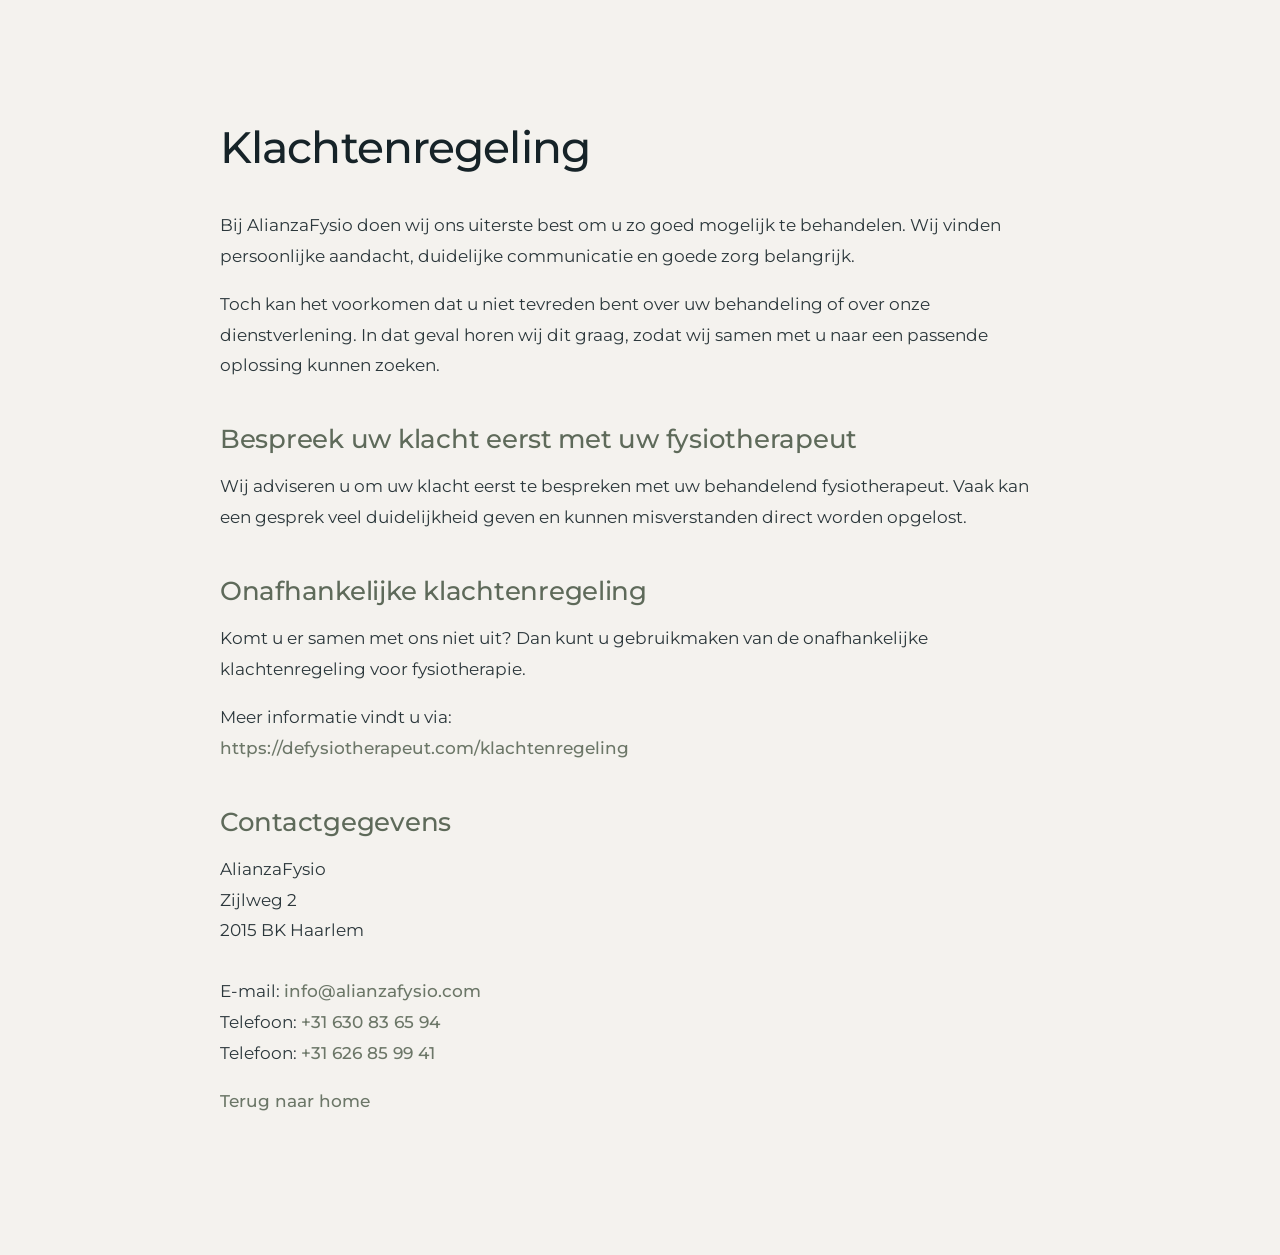
<file: klachtenregeling.html>
<!DOCTYPE html>
<html lang="nl">
<head>
  <meta charset="UTF-8">
  <meta name="viewport" content="width=device-width, initial-scale=1.0">
  <title>Klachtenregeling | AlianzaFysio</title>
  <meta name="description" content="Klachtenregeling van AlianzaFysio fysiotherapiepraktijk in Haarlem.">
  <link rel="stylesheet" href="style.css">
</head>

<body>

<section class="legal-page">
  <div class="legal-container">

    <h1>Klachtenregeling</h1>

    <p>
      Bij AlianzaFysio doen wij ons uiterste best om u zo goed mogelijk te behandelen.
      Wij vinden persoonlijke aandacht, duidelijke communicatie en goede zorg belangrijk.
    </p>

    <p>
      Toch kan het voorkomen dat u niet tevreden bent over uw behandeling of over onze dienstverlening.
      In dat geval horen wij dit graag, zodat wij samen met u naar een passende oplossing kunnen zoeken.
    </p>

    <h2>Bespreek uw klacht eerst met uw fysiotherapeut</h2>

    <p>
      Wij adviseren u om uw klacht eerst te bespreken met uw behandelend fysiotherapeut.
      Vaak kan een gesprek veel duidelijkheid geven en kunnen misverstanden direct worden opgelost.
    </p>

    <h2>Onafhankelijke klachtenregeling</h2>

    <p>
      Komt u er samen met ons niet uit? Dan kunt u gebruikmaken van de onafhankelijke klachtenregeling
      voor fysiotherapie.
    </p>

    <p>
      Meer informatie vindt u via:
      <br>
      <a href="https://defysiotherapeut.com/klachtenregeling" target="_blank" rel="noopener noreferrer">
        https://defysiotherapeut.com/klachtenregeling
      </a>
    </p>

    <h2>Contactgegevens</h2>

    <p>
      AlianzaFysio<br>
      Zijlweg 2<br>
      2015 BK Haarlem<br><br>

      E-mail: <a href="mailto:info@alianzafysio.com">info@alianzafysio.com</a><br>
      Telefoon: <a href="tel:+31630836594">+31 630 83 65 94</a><br>
      Telefoon: <a href="tel:+31626859941">+31 626 85 99 41</a>
    </p>

    <p>
      <a href="index.html">Terug naar home </a>
    </p>

  </div>
</section>

</body>
</html>
</file>
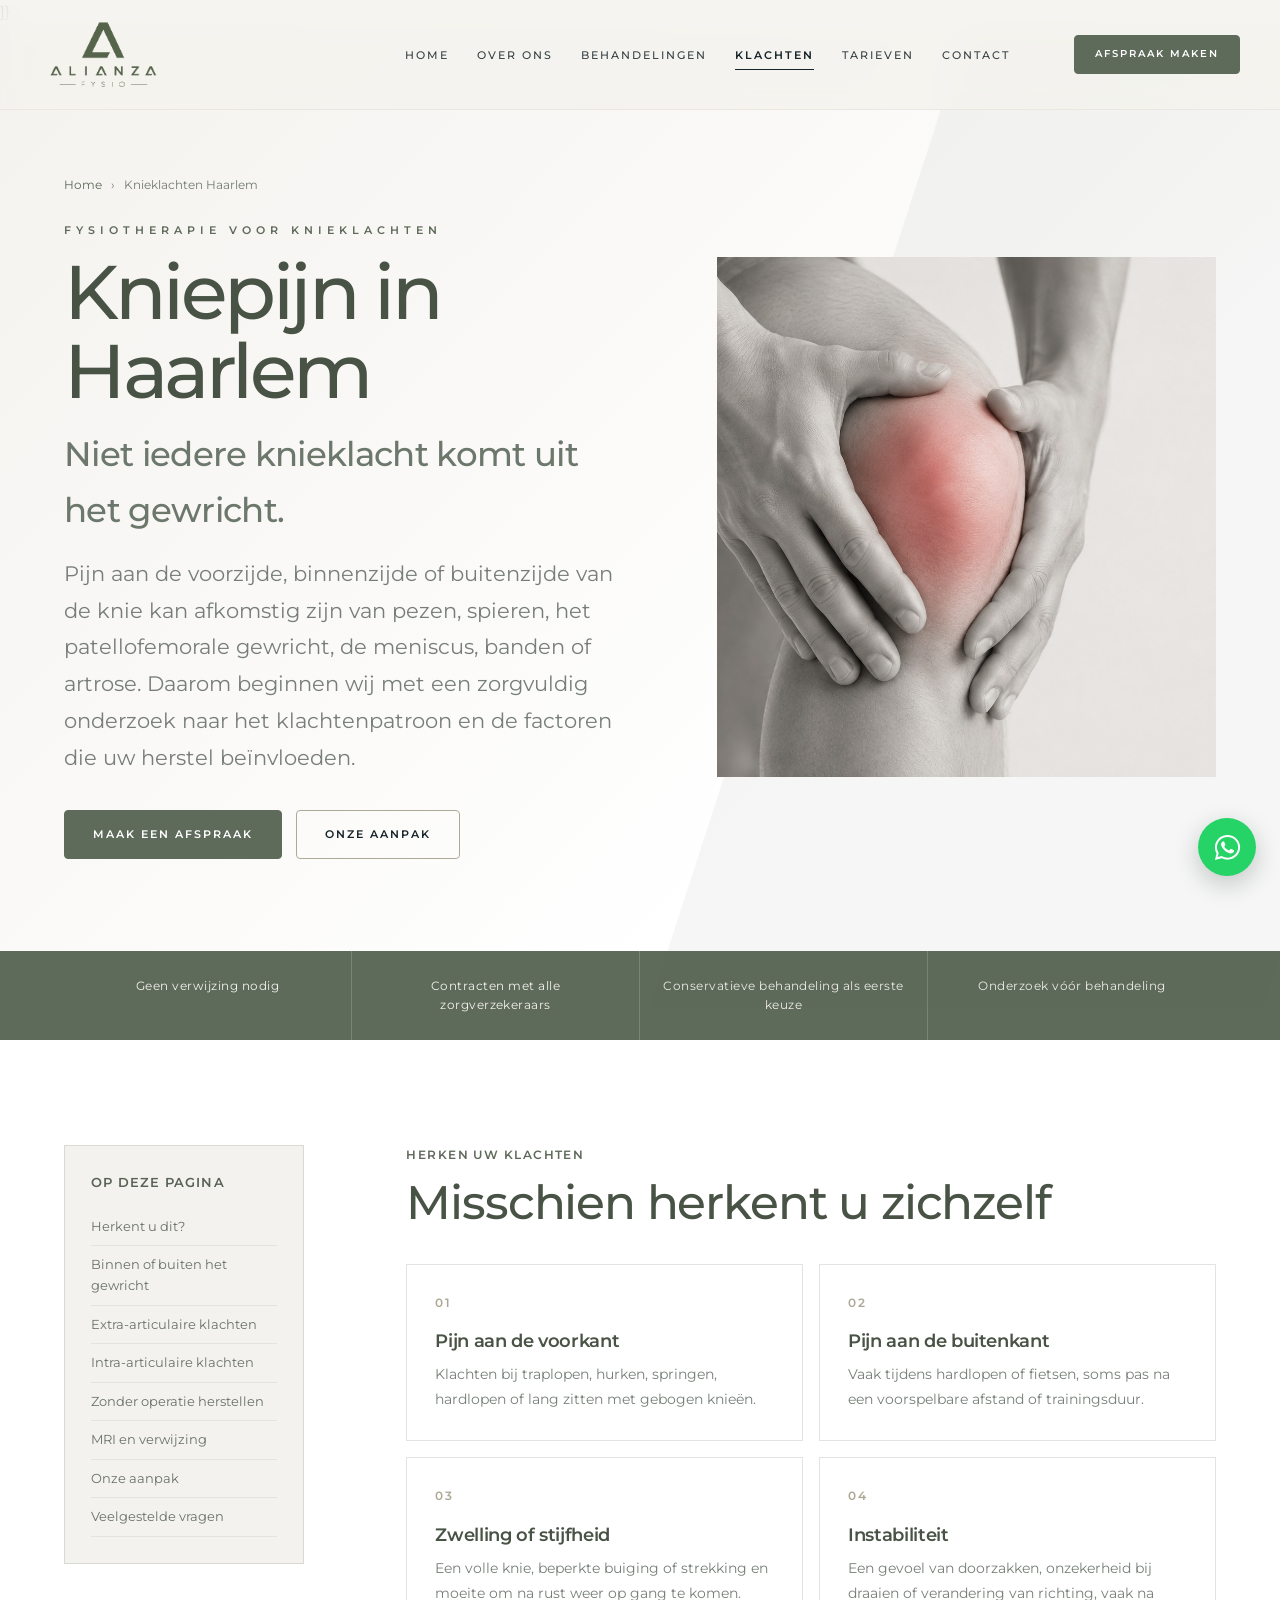
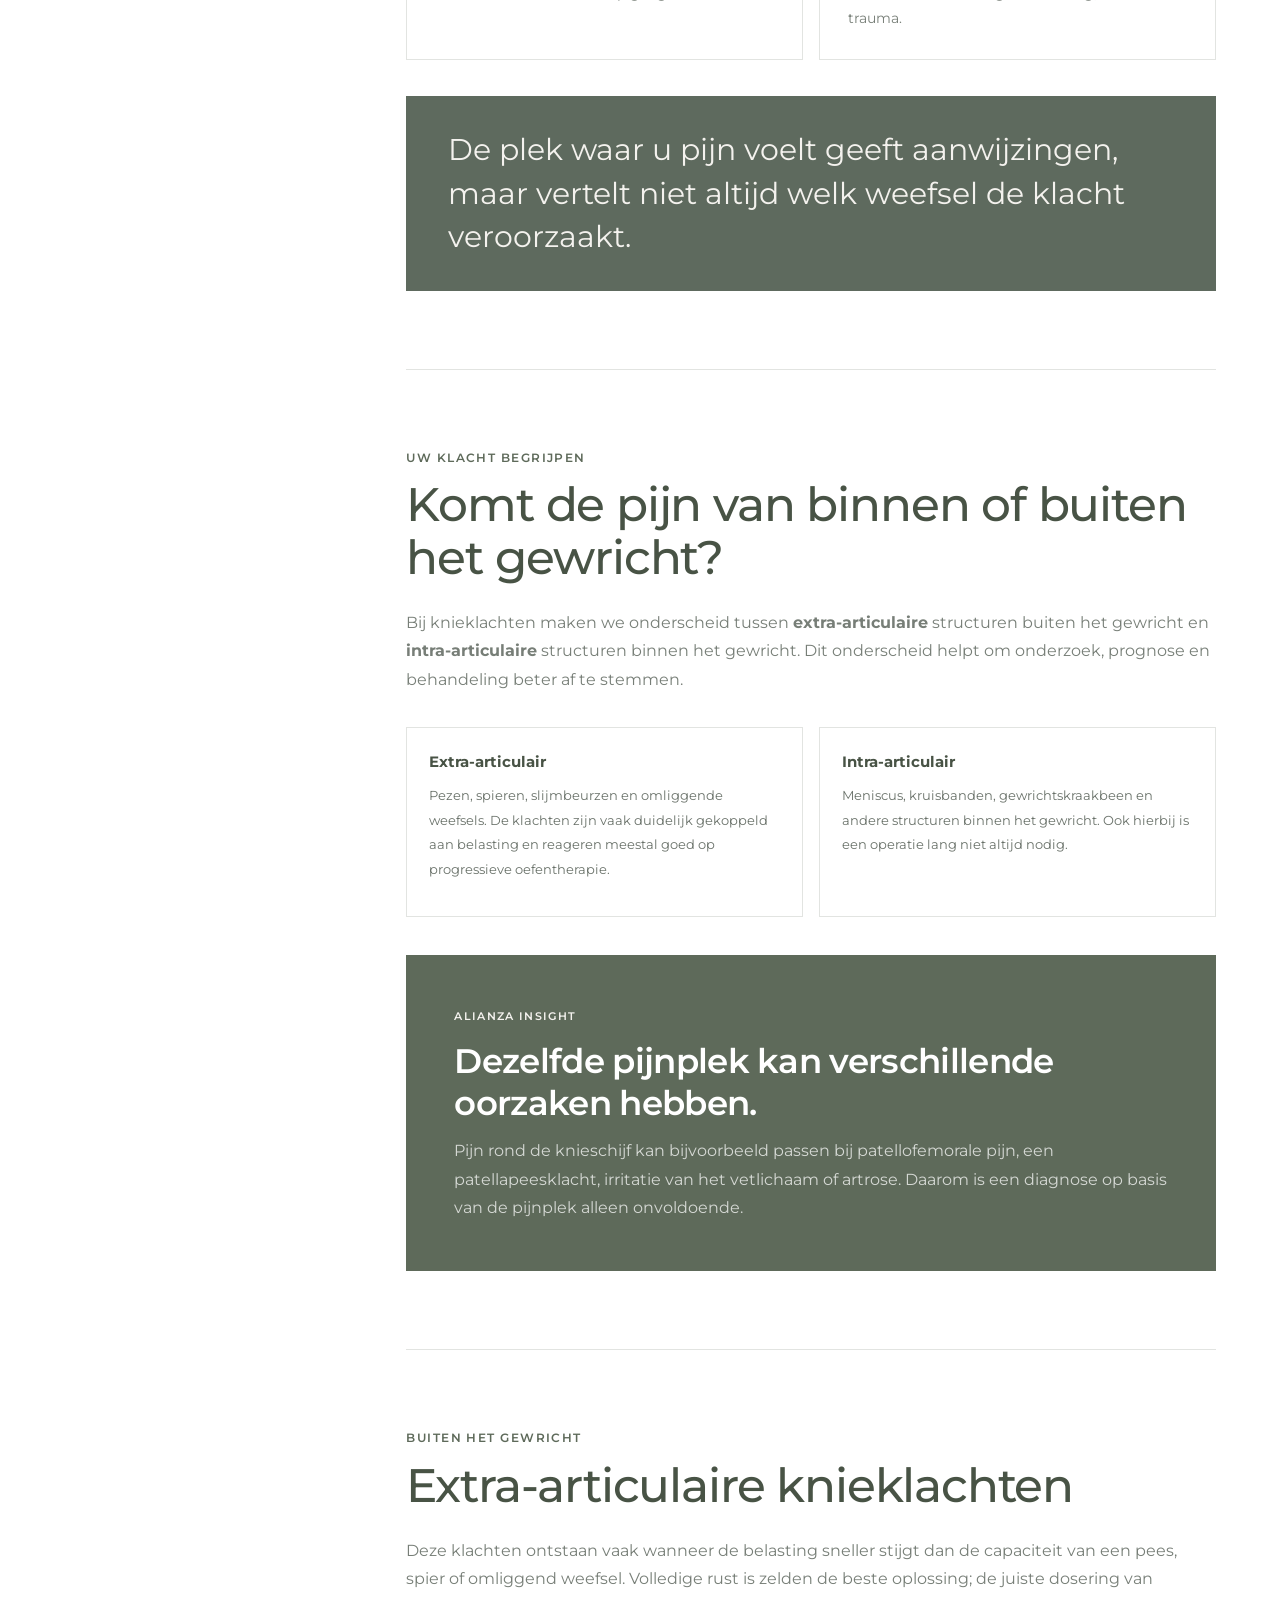
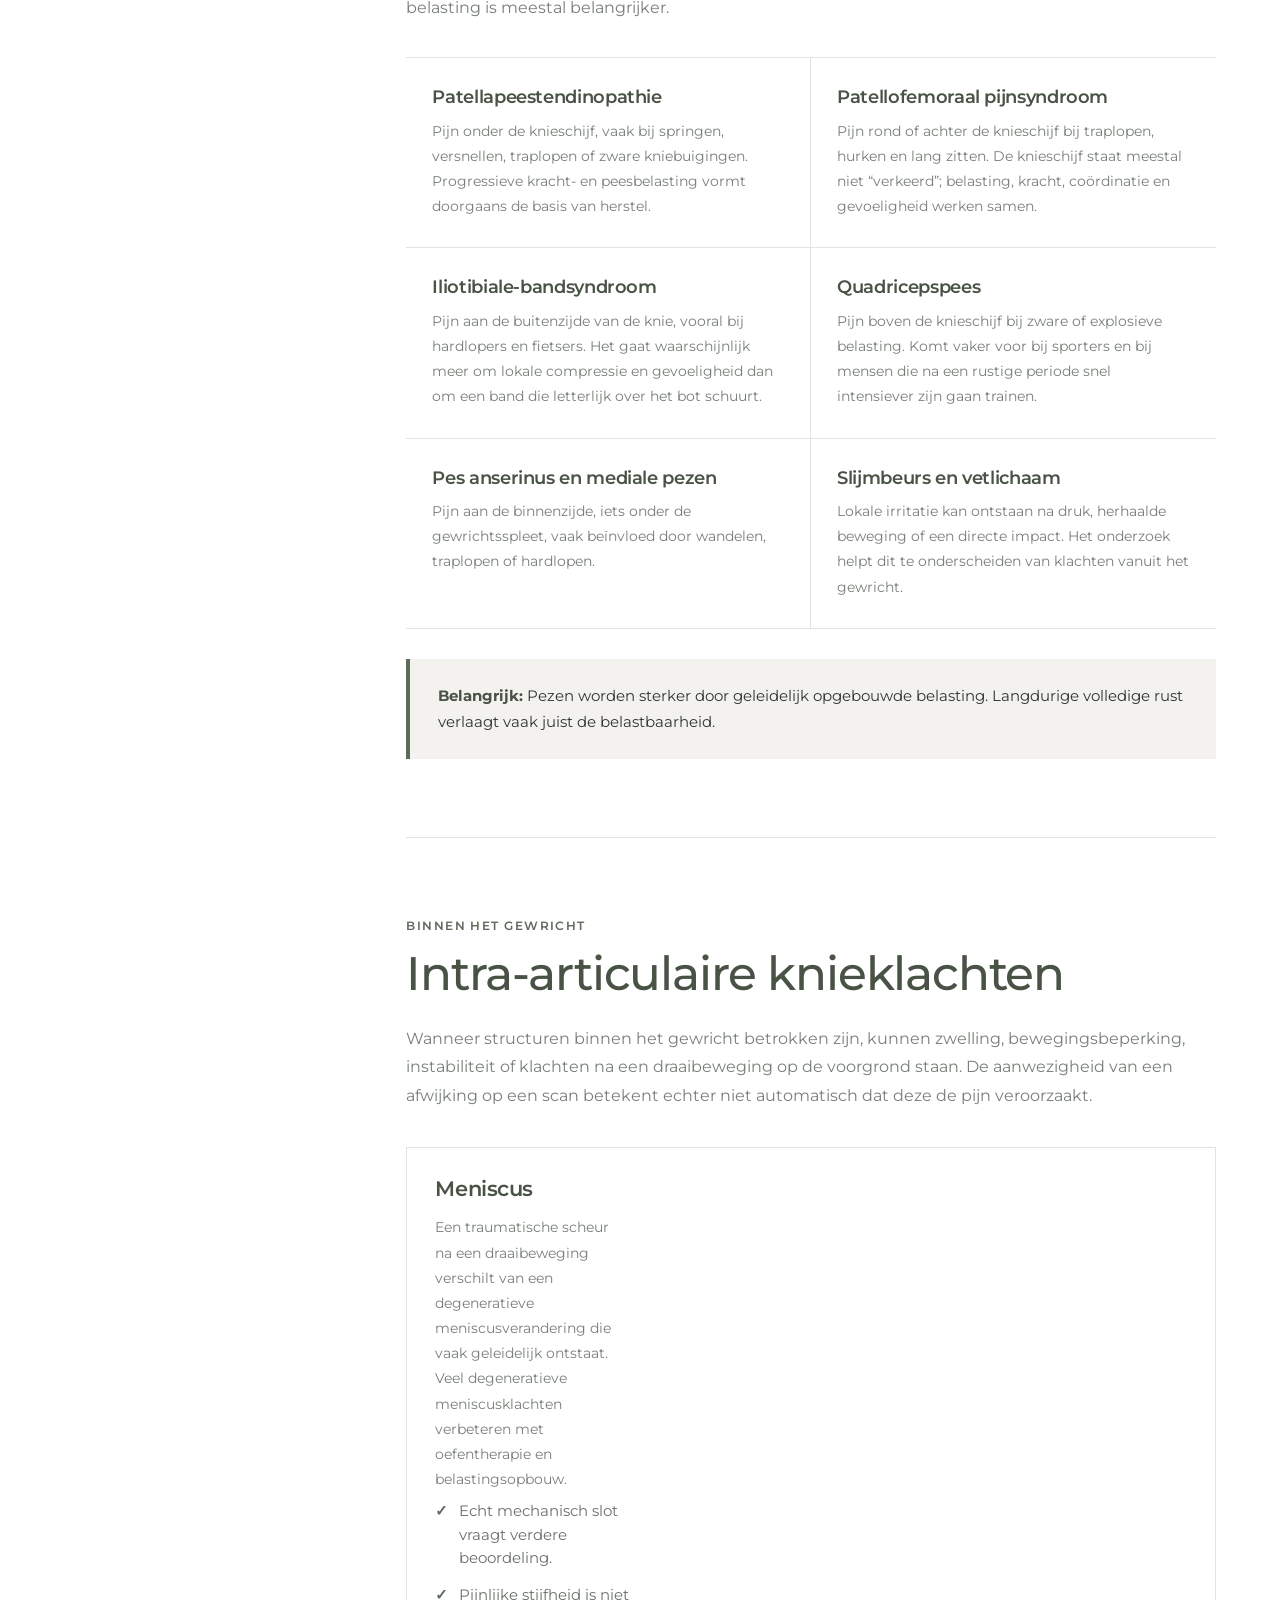
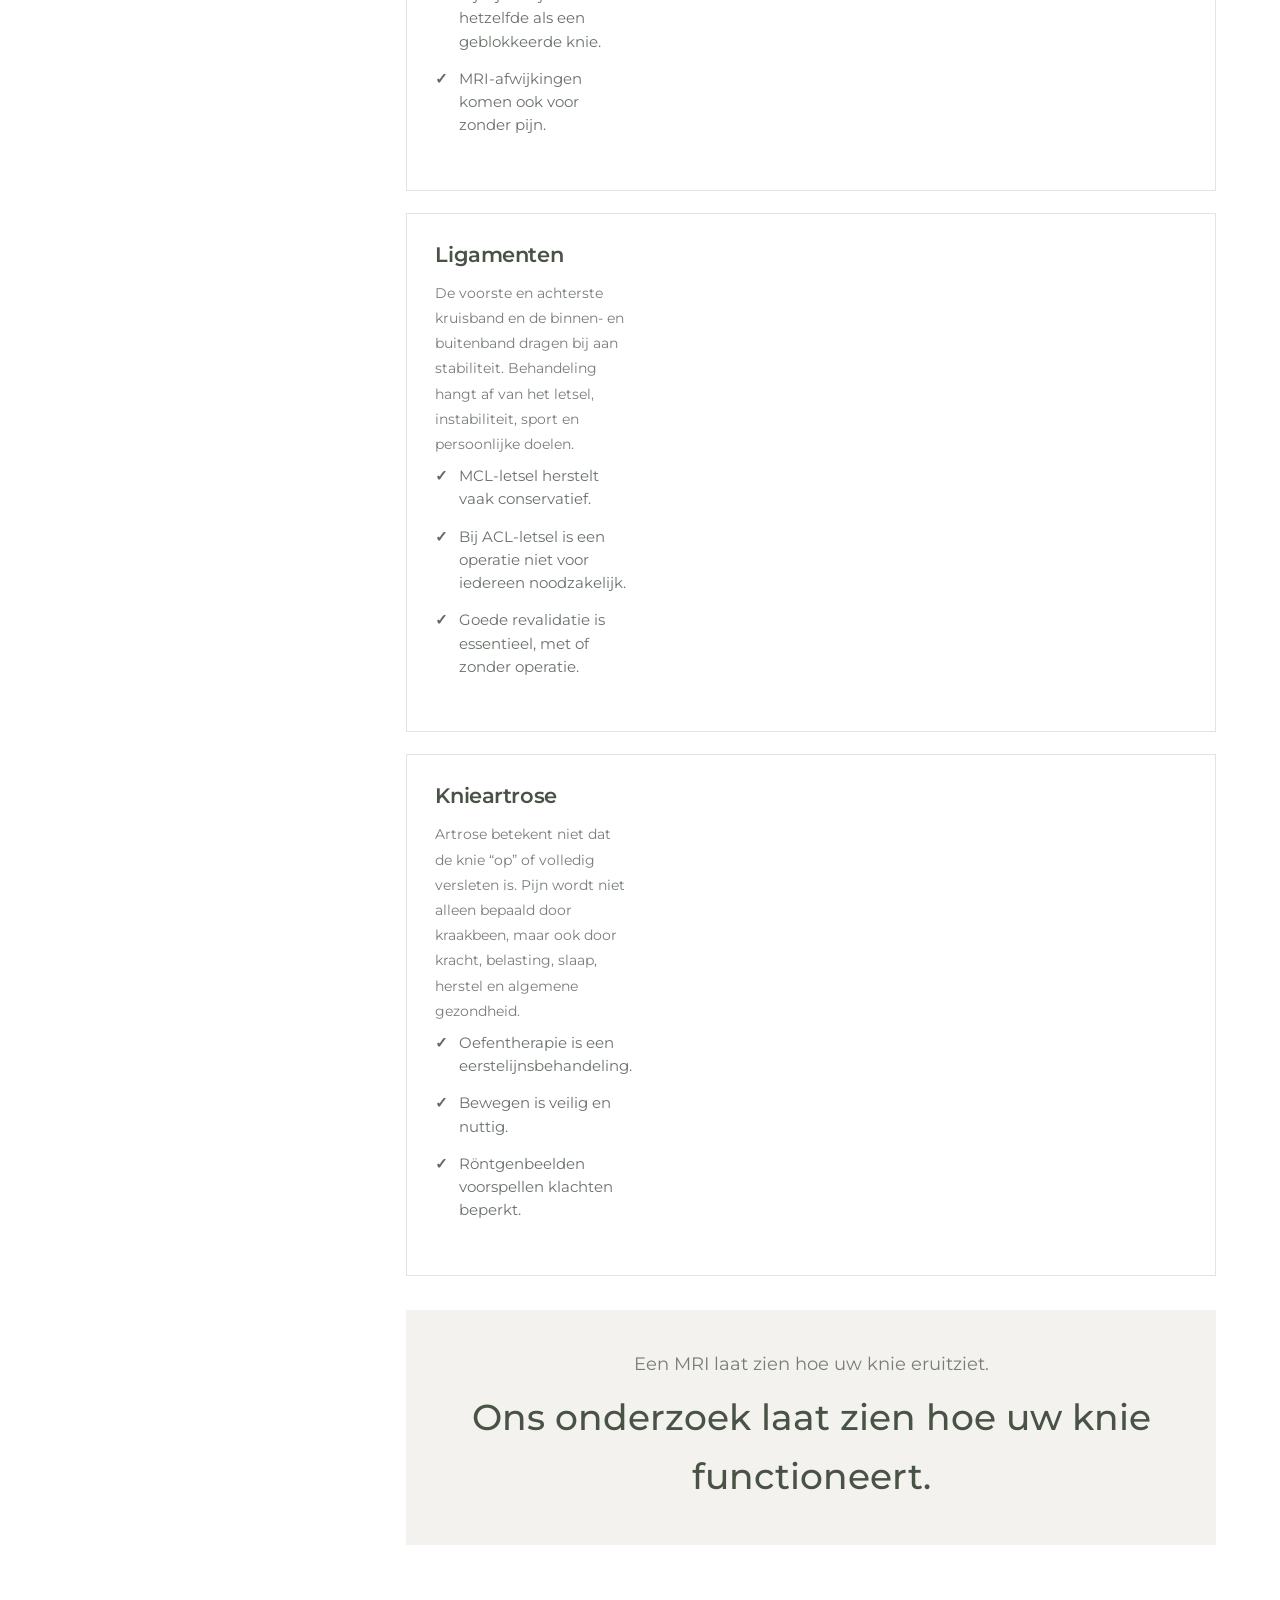
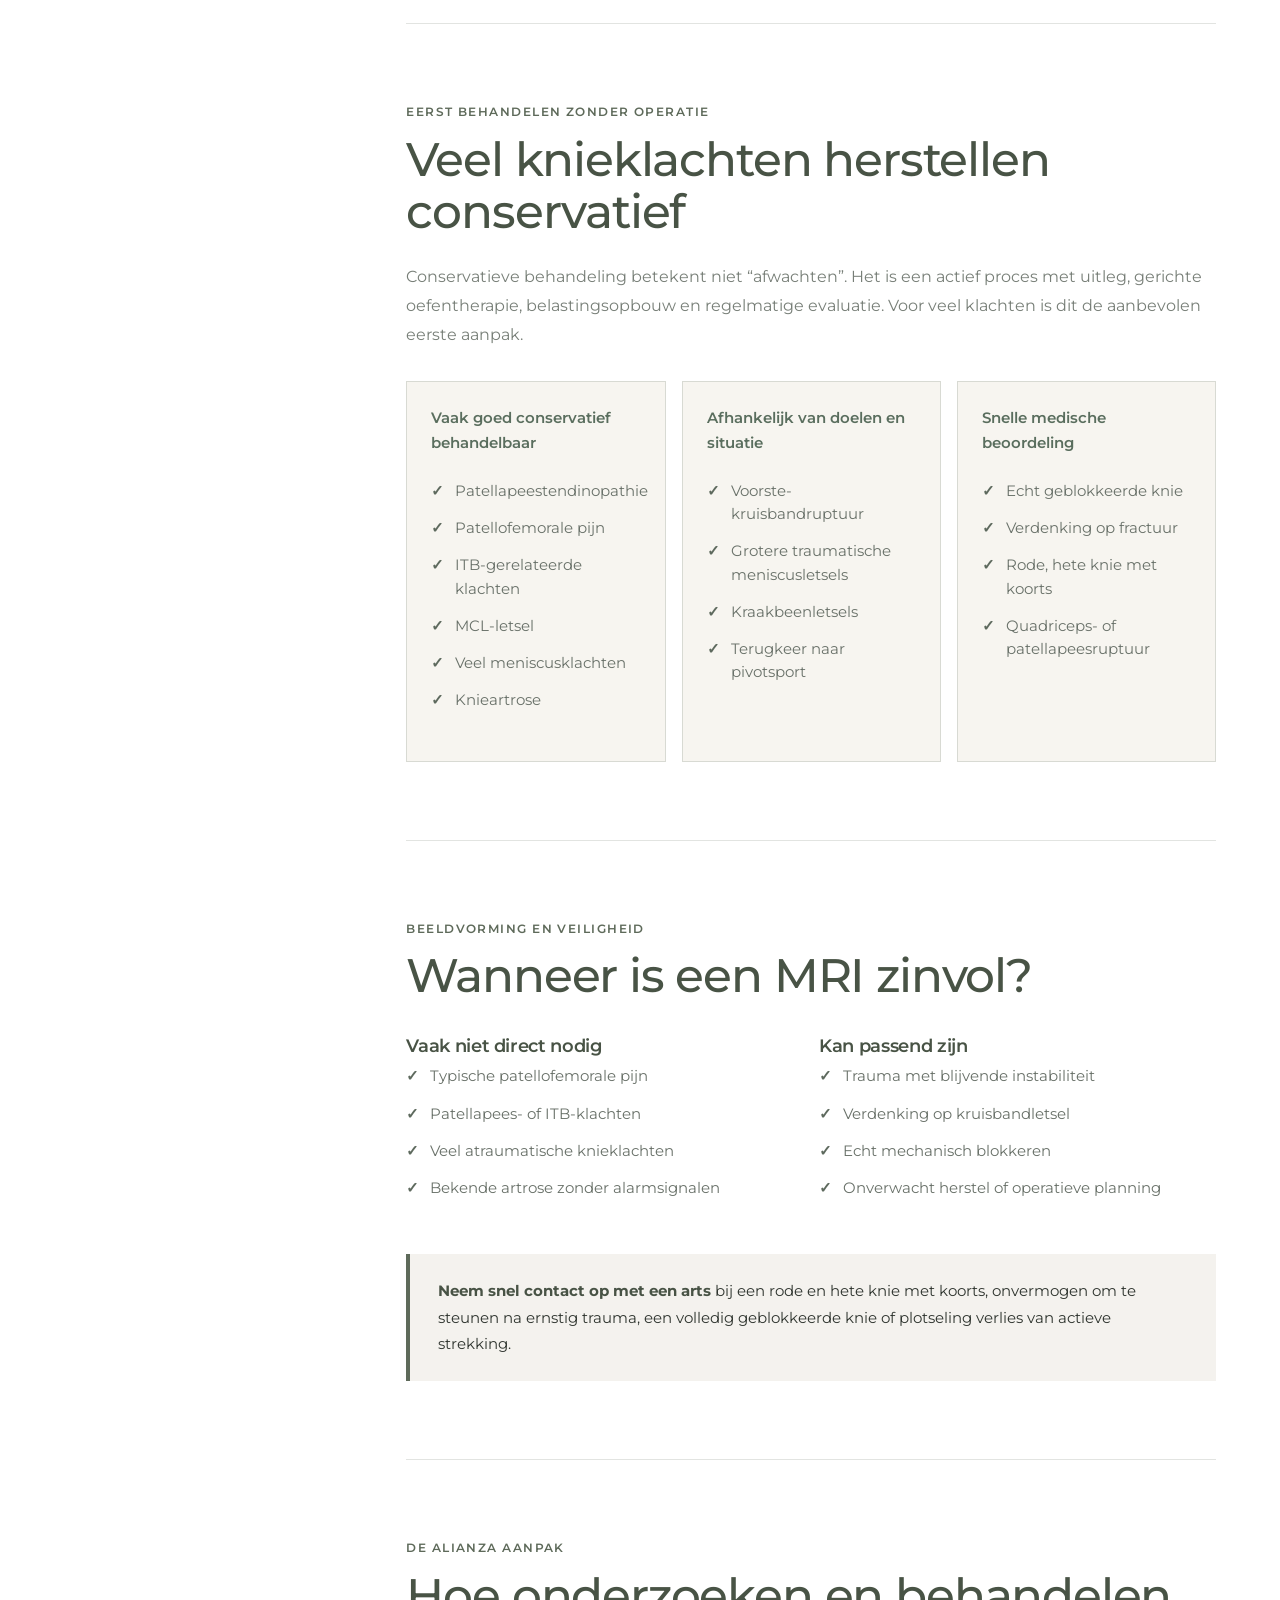
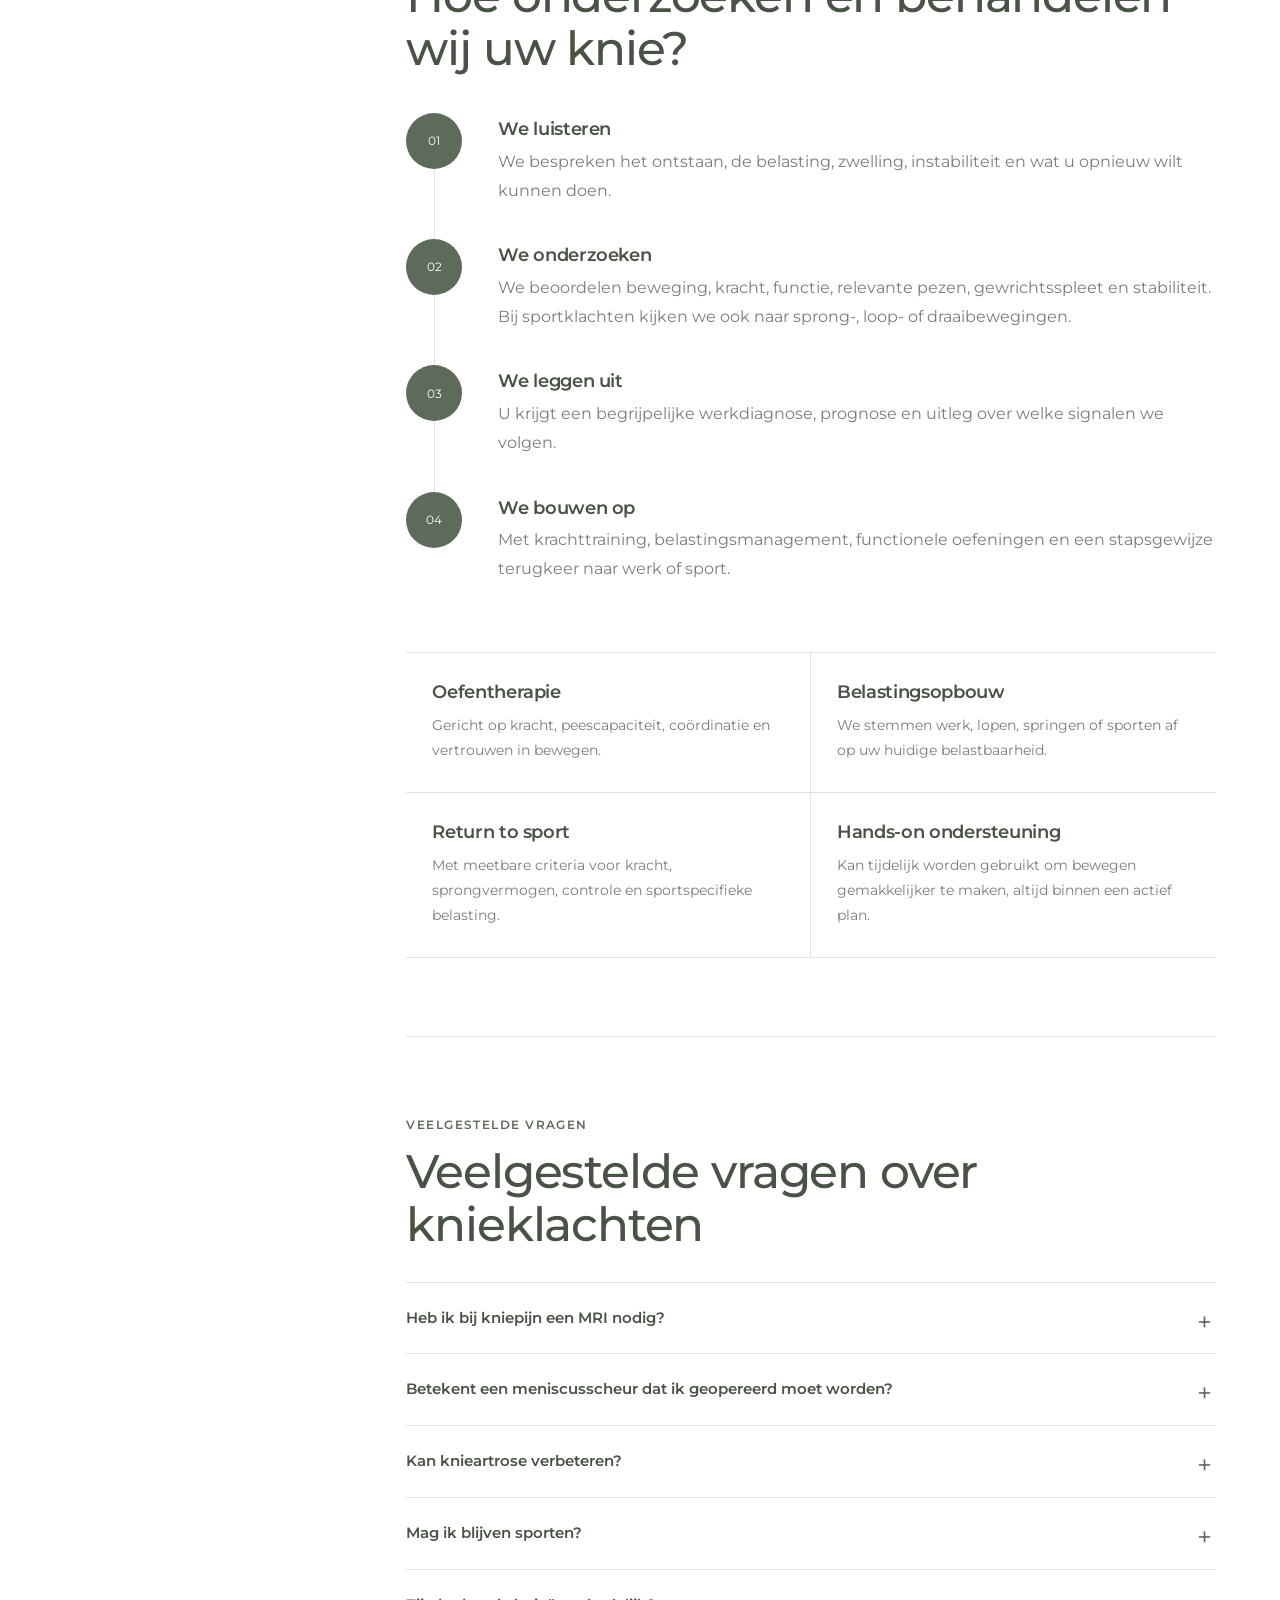
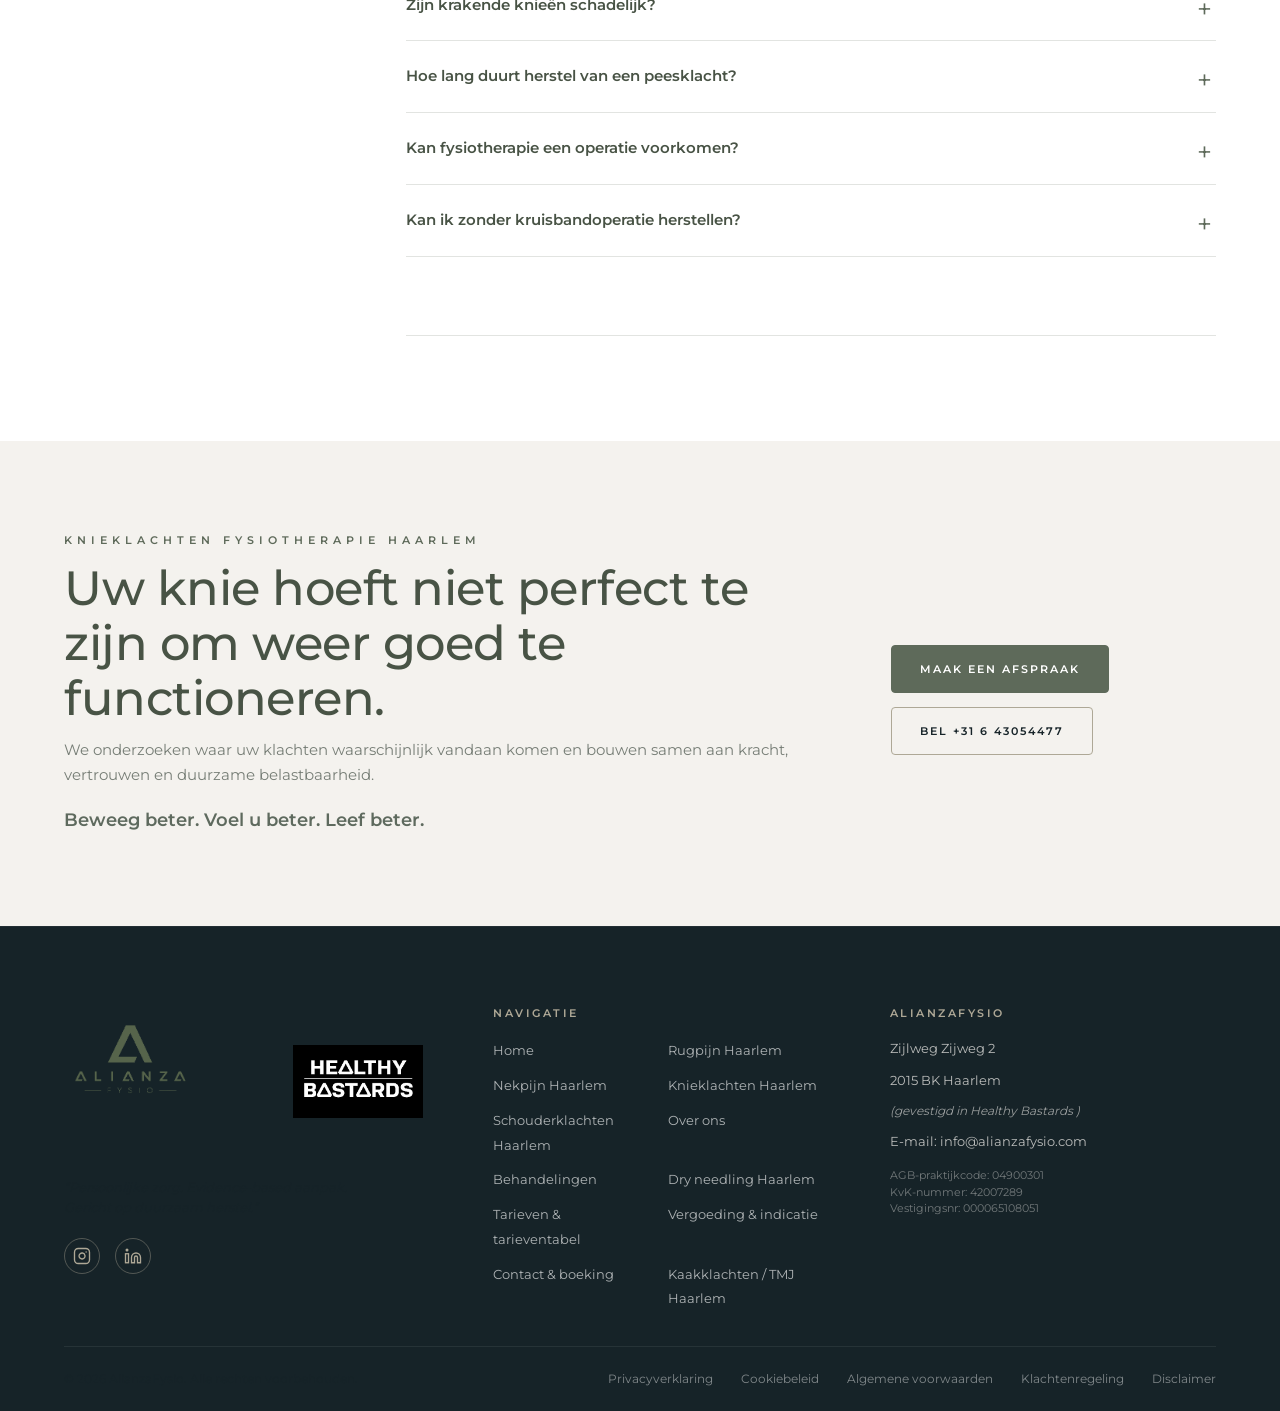
<file: knieklachten-haarlem.html>
<!DOCTYPE html>

<html lang="nl"><head>
<script async="" src="https://www.googletagmanager.com/gtag/js?id=G-NNTEJQRNDR"></script><script>window.dataLayer=window.dataLayer||[];function gtag(){dataLayer.push(arguments)}gtag('js',new Date());gtag('config','G-NNTEJQRNDR');</script>
<meta charset="utf-8"/><meta content="width=device-width, initial-scale=1.0" name="viewport"/>
<title>Knieklachten Haarlem | Fysiotherapie voor kniepijn | AlianzaFysio</title>
<meta content="Knieklachten in Haarlem? AlianzaFysio onderzoekt uw knie zorgvuldig en combineert duidelijke uitleg, hands-on behandeling en actieve revalidatie in een persoonlijk herstelplan." name="description"/>
<meta content="index, follow, max-image-preview:large" name="robots"/><meta content="AlianzaFysio" name="author"/><meta content="#5E6A5A" name="theme-color"/>
<link href="https://alianzafysio.com/knieklachten-haarlem.html" rel="canonical"/>
<meta content="nl_NL" property="og:locale"/><meta content="article" property="og:type"/><meta content="AlianzaFysio" property="og:site_name"/><meta content="https://alianzafysio.com/knieklachten-haarlem.html" property="og:url"/><meta content="Knieklachten Haarlem | AlianzaFysio" property="og:title"/><meta content="Persoonlijke fysiotherapie voor knieklachten in Haarlem met zorgvuldig onderzoek, duidelijke uitleg, hands-on behandeling en actieve revalidatie." property="og:description"/><meta content="https://alianzafysio.com/assets/home-knieklachten.jpg" property="og:image"/><meta content="Patiënt met knieklachten bij AlianzaFysio in Haarlem" property="og:image:alt"/>
<meta content="summary_large_image" name="twitter:card"/><meta content="Knieklachten Haarlem | AlianzaFysio" name="twitter:title"/><meta content="Onderzoek, uitleg en een persoonlijk herstelplan bij knieklachten in Haarlem." name="twitter:description"/><meta content="https://alianzafysio.com/assets/home-knieklachten.jpg" name="twitter:image"/>
<link href="style.css" rel="stylesheet"/>
<script type="application/ld+json">{"@context":"https://schema.org","@graph":[{
  "@type":"MedicalWebPage",
  "@id":"https://alianzafysio.com/knieklachten-haarlem.html#webpage",
  "url":"https://alianzafysio.com/knieklachten-haarlem.html",
  "name":"Knieklachten Haarlem",
  "description":"Patiëntinformatie over knieklachten, onderzoek en fysiotherapeutische behandeling in Haarlem.",
  "inLanguage":"nl-NL",
  "isPartOf":{
    "@id":"https://alianzafysio.com/#website"
  },
  "about":{
    "@type":"MedicalCondition",
    "name":"Kniepijn"
  },
  "publisher":{
    "@id":"https://alianzafysio.com/#practice"
  }
},{"@type":"BreadcrumbList","itemListElement":[{"@type":"ListItem","position":1,"name":"Home","item":"https://alianzafysio.com/"},{"@type":"ListItem","position":2,"name":"Knieklachten Haarlem","item":"https://alianzafysio.com/knieklachten-haarlem.html"}]},},
{
  "@type":"FAQPage",
  "mainEntity":[
    {
      "@type":"Question",
      "name":"Heb ik bij kniepijn een MRI nodig?",
      "acceptedAnswer":{
        "@type":"Answer",
        "text":"Meestal niet direct. Uw verhaal en lichamelijk onderzoek geven vaak voldoende informatie om veilig met behandeling te starten."
      }
    },
    {
      "@type":"Question",
      "name":"Betekent een meniscusscheur dat ik geopereerd moet worden?",
      "acceptedAnswer":{
        "@type":"Answer",
        "text":"Nee. Vooral degeneratieve meniscusklachten verbeteren vaak met oefentherapie. Een echt geblokkeerde knie of groot traumatisch letsel vraagt wel verdere beoordeling."
      }
    },
    {
      "@type":"Question",
      "name":"Kan knieartrose verbeteren?",
      "acceptedAnswer":{
        "@type":"Answer",
        "text":"Ja. De röntgenfoto verandert mogelijk niet, maar pijn, kracht, lopen en dagelijkse functie kunnen duidelijk verbeteren."
      }
    },
    {
      "@type":"Question",
      "name":"Mag ik blijven sporten?",
      "acceptedAnswer":{
        "@type":"Answer",
        "text":"Vaak wel, met tijdelijke aanpassingen. De juiste hoeveelheid belasting ondersteunt herstel en voorkomt onnodig verlies van conditie."
      }
    }
  ]
}
]}</script>]}</script></head>
<body class="treatment-detail-page knee-page">
<header class="site-header" id="site-header"><div class="header-container container"><a aria-label="AlianzaFysio homepage" class="logo-link" href="index.html#home"><span class="logo-img-wrapper"><img alt="AlianzaFysio logo" class="site-logo-img" src="assets/ALIANZATRA.png"/></span></a><nav aria-label="Hoofdnavigatie" class="desktop-nav">
<ul class="nav-list">
<li><a class="nav-link" href="index.html#home">Home</a></li>
<li><a class="nav-link" href="index.html#about">Over ons</a></li>
<li><a class="nav-link" href="index.html#treatments">Behandelingen</a></li>
<li><a class="nav-link active-link" href="index.html#klachten">Klachten</a></li>
<li><a class="nav-link" href="index.html#tarieven">Tarieven</a></li>
<li><a class="nav-link" href="index.html#contact">Contact</a></li>
</ul>
</nav>

<!-- Book CTA Button -->
<div class="header-cta">
<a class="btn btn-header" href="index.html#contact">Afspraak maken</a>
</div>

<!-- Hamburger Button for Mobile -->
<button aria-controls="mobile-nav"
        aria-expanded="false"
        aria-label="Menu openen"
        class="mobile-nav-toggle">
<span class="hamburger-line"></span>
<span class="hamburger-line"></span>
<span class="hamburger-line"></span>
</button>

</div>
</header>

<!-- Mobile Drawer Navigation -->
<nav aria-hidden="true"
     aria-label="Mobiele navigatie"
     class="mobile-nav"
     id="mobile-nav">

<ul class="mobile-nav-list">
<li><a class="mobile-nav-link" href="index.html#home">Home</a></li>
<li><a class="mobile-nav-link" href="index.html#about">Over ons</a></li>
<li><a class="mobile-nav-link" href="index.html#treatments">Behandelingen</a></li>
<li><a class="mobile-nav-link" href="index.html#klachten">Klachten</a></li>
<li><a class="mobile-nav-link" href="index.html#tarieven">Tarieven</a></li>
<li><a class="mobile-nav-link" href="index.html#contact">Contact</a></li>
<li><a class="btn btn-mobile-cta" href="index.html#contact">Afspraak maken</a></li>
</ul>

</nav>

<main>
<section class="detail-hero knee-hero"><div class="container detail-hero-grid"><div class="detail-hero-copy fade-in-section"><nav aria-label="Broodkruimel" class="detail-breadcrumb"><a href="index.html">Home</a><span>›</span><span>Knieklachten Haarlem</span></nav><span class="sub-headline">Fysiotherapie voor knieklachten</span><h1>Kniepijn in Haarlem</h1><p class="neck-hero-question">Niet iedere knieklacht komt uit het gewricht.</p><p class="detail-lead">Pijn aan de voorzijde, binnenzijde of buitenzijde van de knie kan afkomstig zijn van pezen, spieren, het patellofemorale gewricht, de meniscus, banden of artrose. Daarom beginnen wij met een zorgvuldig onderzoek naar het klachtenpatroon en de factoren die uw herstel beïnvloeden.</p><div class="detail-actions"><a class="btn btn-primary" href="index.html#contact">Maak een afspraak</a><a class="btn btn-secondary" href="#onderzoek">Onze aanpak</a></div></div><div class="detail-hero-image knee-hero-image fade-in-section"><img alt="Persoon houdt een pijnlijke knie vast" height="1024" src="assets/home-knieklachten.jpg" width="1536"/></div></div></section>
<section class="detail-trust"><div class="container detail-trust-grid"><span>Geen verwijzing nodig</span><span>Contracten met alle zorgverzekeraars</span><span>Conservatieve behandeling als eerste keuze</span><span>Onderzoek vóór behandeling</span></div></section>
<section class="detail-content"><div class="container detail-layout"><aside class="detail-toc"><p class="detail-toc-title">Op deze pagina</p><a href="#herkenning">Herkent u dit?</a><a href="#onderscheid">Binnen of buiten het gewricht</a><a href="#extra">Extra-articulaire klachten</a><a href="#intra">Intra-articulaire klachten</a><a href="#conservatief">Zonder operatie herstellen</a><a href="#mri">MRI en verwijzing</a><a href="#onderzoek">Onze aanpak</a><a href="#faq">Veelgestelde vragen</a></aside><article>
<section class="detail-block" id="herkenning"><span class="detail-kicker">Herken uw klachten</span><h2>Misschien herkent u zichzelf</h2><div class="neck-recognition-grid"><div><span>01</span><h3>Pijn aan de voorkant</h3><p>Klachten bij traplopen, hurken, springen, hardlopen of lang zitten met gebogen knieën.</p></div><div><span>02</span><h3>Pijn aan de buitenkant</h3><p>Vaak tijdens hardlopen of fietsen, soms pas na een voorspelbare afstand of trainingsduur.</p></div><div><span>03</span><h3>Zwelling of stijfheid</h3><p>Een volle knie, beperkte buiging of strekking en moeite om na rust weer op gang te komen.</p></div><div><span>04</span><h3>Instabiliteit</h3><p>Een gevoel van doorzakken, onzekerheid bij draaien of verandering van richting, vaak na trauma.</p></div></div><blockquote class="neck-quote">De plek waar u pijn voelt geeft aanwijzingen, maar vertelt niet altijd welk weefsel de klacht veroorzaakt.</blockquote></section>
<section class="detail-block" id="onderscheid"><span class="detail-kicker">Uw klacht begrijpen</span><h2>Komt de pijn van binnen of buiten het gewricht?</h2><p>Bij knieklachten maken we onderscheid tussen <strong>extra-articulaire</strong> structuren buiten het gewricht en <strong>intra-articulaire</strong> structuren binnen het gewricht. Dit onderscheid helpt om onderzoek, prognose en behandeling beter af te stemmen.</p><div class="detail-grid-2 knee-pathway"><div class="detail-mini-card"><strong>Extra-articulair</strong><span>Pezen, spieren, slijmbeurzen en omliggende weefsels. De klachten zijn vaak duidelijk gekoppeld aan belasting en reageren meestal goed op progressieve oefentherapie.</span></div><div class="detail-mini-card"><strong>Intra-articulair</strong><span>Meniscus, kruisbanden, gewrichtskraakbeen en andere structuren binnen het gewricht. Ook hierbij is een operatie lang niet altijd nodig.</span></div></div><div class="detail-philosophy"><span>Alianza Insight</span><h3>Dezelfde pijnplek kan verschillende oorzaken hebben.</h3><p>Pijn rond de knieschijf kan bijvoorbeeld passen bij patellofemorale pijn, een patellapeesklacht, irritatie van het vetlichaam of artrose. Daarom is een diagnose op basis van de pijnplek alleen onvoldoende.</p></div></section>
<section class="detail-block" id="extra"><span class="detail-kicker">Buiten het gewricht</span><h2>Extra-articulaire knieklachten</h2><p>Deze klachten ontstaan vaak wanneer de belasting sneller stijgt dan de capaciteit van een pees, spier of omliggend weefsel. Volledige rust is zelden de beste oplossing; de juiste dosering van belasting is meestal belangrijker.</p><div class="detail-condition-list"><div><h3>Patellapeestendinopathie</h3><p>Pijn onder de knieschijf, vaak bij springen, versnellen, traplopen of zware kniebuigingen. Progressieve kracht- en peesbelasting vormt doorgaans de basis van herstel.</p></div><div><h3>Patellofemoraal pijnsyndroom</h3><p>Pijn rond of achter de knieschijf bij traplopen, hurken en lang zitten. De knieschijf staat meestal niet “verkeerd”; belasting, kracht, coördinatie en gevoeligheid werken samen.</p></div><div><h3>Iliotibiale-bandsyndroom</h3><p>Pijn aan de buitenzijde van de knie, vooral bij hardlopers en fietsers. Het gaat waarschijnlijk meer om lokale compressie en gevoeligheid dan om een band die letterlijk over het bot schuurt.</p></div><div><h3>Quadricepspees</h3><p>Pijn boven de knieschijf bij zware of explosieve belasting. Komt vaker voor bij sporters en bij mensen die na een rustige periode snel intensiever zijn gaan trainen.</p></div><div><h3>Pes anserinus en mediale pezen</h3><p>Pijn aan de binnenzijde, iets onder de gewrichtsspleet, vaak beïnvloed door wandelen, traplopen of hardlopen.</p></div><div><h3>Slijmbeurs en vetlichaam</h3><p>Lokale irritatie kan ontstaan na druk, herhaalde beweging of een directe impact. Het onderzoek helpt dit te onderscheiden van klachten vanuit het gewricht.</p></div></div><div class="detail-highlight"><strong>Belangrijk:</strong> Pezen worden sterker door geleidelijk opgebouwde belasting. Langdurige volledige rust verlaagt vaak juist de belastbaarheid.</div></section>
<section class="detail-block" id="intra"><span class="detail-kicker">Binnen het gewricht</span><h2>Intra-articulaire knieklachten</h2><p>Wanneer structuren binnen het gewricht betrokken zijn, kunnen zwelling, bewegingsbeperking, instabiliteit of klachten na een draaibeweging op de voorgrond staan. De aanwezigheid van een afwijking op een scan betekent echter niet automatisch dat deze de pijn veroorzaakt.</p><div class="neck-source-grid"><article><div><h3>Meniscus</h3><p>Een traumatische scheur na een draaibeweging verschilt van een degeneratieve meniscusverandering die vaak geleidelijk ontstaat. Veel degeneratieve meniscusklachten verbeteren met oefentherapie en belastingsopbouw.</p><ul><li>Echt mechanisch slot vraagt verdere beoordeling.</li><li>Pijnlijke stijfheid is niet hetzelfde als een geblokkeerde knie.</li><li>MRI-afwijkingen komen ook voor zonder pijn.</li></ul></div></article><article><div><h3>Ligamenten</h3><p>De voorste en achterste kruisband en de binnen- en buitenband dragen bij aan stabiliteit. Behandeling hangt af van het letsel, instabiliteit, sport en persoonlijke doelen.</p><ul><li>MCL-letsel herstelt vaak conservatief.</li><li>Bij ACL-letsel is een operatie niet voor iedereen noodzakelijk.</li><li>Goede revalidatie is essentieel, met of zonder operatie.</li></ul></div></article><article><div><h3>Knieartrose</h3><p>Artrose betekent niet dat de knie “op” of volledig versleten is. Pijn wordt niet alleen bepaald door kraakbeen, maar ook door kracht, belasting, slaap, herstel en algemene gezondheid.</p><ul><li>Oefentherapie is een eerstelijnsbehandeling.</li><li>Bewegen is veilig en nuttig.</li><li>Röntgenbeelden voorspellen klachten beperkt.</li></ul></div></article></div><div class="neck-statement"><p>Een MRI laat zien hoe uw knie eruitziet.</p><strong>Ons onderzoek laat zien hoe uw knie functioneert.</strong></div></section>
<section class="detail-block" id="conservatief"><span class="detail-kicker">Eerst behandelen zonder operatie</span><h2>Veel knieklachten herstellen conservatief</h2><p>Conservatieve behandeling betekent niet “afwachten”. Het is een actief proces met uitleg, gerichte oefentherapie, belastingsopbouw en regelmatige evaluatie. Voor veel klachten is dit de aanbevolen eerste aanpak.</p><div class="knee-conservative-grid"><article><span>Vaak goed conservatief behandelbaar</span><ul class="neck-check-list"><li>Patellapeestendinopathie</li><li>Patellofemorale pijn</li><li>ITB-gerelateerde klachten</li><li>MCL-letsel</li><li>Veel meniscusklachten</li><li>Knieartrose</li></ul></article><article><span>Afhankelijk van doelen en situatie</span><ul class="neck-check-list"><li>Voorste-kruisbandruptuur</li><li>Grotere traumatische meniscusletsels</li><li>Kraakbeenletsels</li><li>Terugkeer naar pivotsport</li></ul></article><article><span>Snelle medische beoordeling</span><ul class="neck-check-list"><li>Echt geblokkeerde knie</li><li>Verdenking op fractuur</li><li>Rode, hete knie met koorts</li><li>Quadriceps- of patellapeesruptuur</li></ul></article></div></section>
<section class="detail-block" id="mri"><span class="detail-kicker">Beeldvorming en veiligheid</span><h2>Wanneer is een MRI zinvol?</h2><div class="detail-grid-2"><div><h3>Vaak niet direct nodig</h3><ul class="neck-check-list"><li>Typische patellofemorale pijn</li><li>Patellapees- of ITB-klachten</li><li>Veel atraumatische knieklachten</li><li>Bekende artrose zonder alarmsignalen</li></ul></div><div><h3>Kan passend zijn</h3><ul class="neck-check-list"><li>Trauma met blijvende instabiliteit</li><li>Verdenking op kruisbandletsel</li><li>Echt mechanisch blokkeren</li><li>Onverwacht herstel of operatieve planning</li></ul></div></div><div class="detail-highlight urgent-card"><strong>Neem snel contact op met een arts</strong> bij een rode en hete knie met koorts, onvermogen om te steunen na ernstig trauma, een volledig geblokkeerde knie of plotseling verlies van actieve strekking.</div></section>
<section class="detail-block" id="onderzoek"><span class="detail-kicker">De Alianza aanpak</span><h2>Hoe onderzoeken en behandelen wij uw knie?</h2><ol class="detail-timeline"><li><span>01</span><div><h3>We luisteren</h3><p>We bespreken het ontstaan, de belasting, zwelling, instabiliteit en wat u opnieuw wilt kunnen doen.</p></div></li><li><span>02</span><div><h3>We onderzoeken</h3><p>We beoordelen beweging, kracht, functie, relevante pezen, gewrichtsspleet en stabiliteit. Bij sportklachten kijken we ook naar sprong-, loop- of draaibewegingen.</p></div></li><li><span>03</span><div><h3>We leggen uit</h3><p>U krijgt een begrijpelijke werkdiagnose, prognose en uitleg over welke signalen we volgen.</p></div></li><li><span>04</span><div><h3>We bouwen op</h3><p>Met krachttraining, belastingsmanagement, functionele oefeningen en een stapsgewijze terugkeer naar werk of sport.</p></div></li></ol><div class="detail-condition-list"><div><h3>Oefentherapie</h3><p>Gericht op kracht, peescapaciteit, coördinatie en vertrouwen in bewegen.</p></div><div><h3>Belastingsopbouw</h3><p>We stemmen werk, lopen, springen of sporten af op uw huidige belastbaarheid.</p></div><div><h3>Return to sport</h3><p>Met meetbare criteria voor kracht, sprongvermogen, controle en sportspecifieke belasting.</p></div><div><h3>Hands-on ondersteuning</h3><p>Kan tijdelijk worden gebruikt om bewegen gemakkelijker te maken, altijd binnen een actief plan.</p></div></div></section>
<section class="detail-block" id="faq"><span class="detail-kicker">Veelgestelde vragen</span><h2>Veelgestelde vragen over knieklachten</h2><div class="detail-faq"><details><summary>Heb ik bij kniepijn een MRI nodig?</summary><p>Meestal niet direct. Uw verhaal en lichamelijk onderzoek geven vaak voldoende informatie om veilig met behandeling te starten.</p></details><details><summary>Betekent een meniscusscheur dat ik geopereerd moet worden?</summary><p>Nee. Vooral degeneratieve meniscusklachten verbeteren vaak met oefentherapie. Een echt geblokkeerde knie of groot traumatisch letsel vraagt wel verdere beoordeling.</p></details><details><summary>Kan knieartrose verbeteren?</summary><p>Ja. De röntgenfoto verandert mogelijk niet, maar pijn, kracht, lopen en dagelijkse functie kunnen duidelijk verbeteren.</p></details><details><summary>Mag ik blijven sporten?</summary><p>Vaak wel, met tijdelijke aanpassingen. De juiste hoeveelheid belasting ondersteunt herstel en voorkomt onnodig verlies van conditie.</p></details><details><summary>Zijn krakende knieën schadelijk?</summary><p>Geluiden zonder pijn, zwelling of functieverlies zijn meestal onschuldig.</p></details><details><summary>Hoe lang duurt herstel van een peesklacht?</summary><p>Peesherstel vraagt vaak meerdere maanden. De duur hangt af van klachtenduur, belastbaarheid en hoe consequent de opbouw wordt uitgevoerd.</p></details><details><summary>Kan fysiotherapie een operatie voorkomen?</summary><p>Bij veel knieklachten wel. Bij andere aandoeningen helpt goede fysiotherapie om samen met u en de arts te bepalen of een operatie werkelijk meerwaarde heeft.</p></details><details><summary>Kan ik zonder kruisbandoperatie herstellen?</summary><p>Sommige mensen functioneren uitstekend zonder reconstructie. De keuze hangt af van instabiliteit, sport, werk, bijkomend letsel en persoonlijke doelen.</p></details></div></section>
</article></div></section>
<section class="detail-final-cta knee-final"><div class="container detail-final-cta-inner"><div><span class="sub-headline">Knieklachten fysiotherapie Haarlem</span><h2>Uw knie hoeft niet perfect te zijn om weer goed te functioneren.</h2><p>We onderzoeken waar uw klachten waarschijnlijk vandaan komen en bouwen samen aan kracht, vertrouwen en duurzame belastbaarheid.</p><strong class="neck-signature">Beweeg beter. Voel u beter. Leef beter.</strong></div><div class="detail-actions"><a class="btn btn-primary" href="index.html#contact">Maak een afspraak</a><a class="btn btn-secondary" href="tel:+31643054477">Bel +31 6 43054477</a></div></div></section>
</main>
<footer class="site-footer bg-footer text-white">
<div class="container footer-container">
<div class="footer-top-grid">

<!-- Col 1: Logo, Statement & Social -->
<div class="footer-col-brand">

<div class="footer-logo-wrapper footer-logos">
<span class="logo-img-wrapper text-light">
<img alt="AlianzaFysio Logo"
     class="site-logo-img"
     src="assets/ALIANZATRA.png"/>
</span>

<a href="https://healthybastards.nl" target="_blank">
<img alt="Healthy Bastards"
     class="site-logo-img hb-logo"
     src="assets/hb.jpg"/>
</a>
</div>

<p class="footer-brand-statement">
“Persoonlijke zorg. Evidence-based aanpak. Gericht op duurzaam herstel.”
</p>

<div class="footer-social-wrapper">

<a aria-label="AlianzaFysio Instagram"
   class="social-icon-link"
   href="https://instagram.com/alianzafysio"
   rel="noopener noreferrer"
   target="_blank">

<svg class="svg-social" viewBox="0 0 24 24" xmlns="http://www.w3.org/2000/svg">
<rect fill="none" height="20" rx="5" ry="5"
      stroke="#AEA896" stroke-width="1.8"
      width="20" x="2" y="2"></rect>
<path d="M16 11.37A4 4 0 1 1 12.63 8 4 4 0 0 1 16 11.37z"
      fill="none" stroke="#AEA896" stroke-width="1.8"></path>
<line stroke="#AEA896" stroke-linecap="round" stroke-width="2"
      x1="17.5" x2="17.51" y1="6.5" y2="6.5"></line>
</svg>
</a>

<a aria-label="AlianzaFysio LinkedIn"
   class="social-icon-link"
   href="https://linkedin.com/company/alianzafysio"
   rel="noopener noreferrer"
   target="_blank">

<svg class="svg-social" viewBox="0 0 24 24" xmlns="http://www.w3.org/2000/svg">
<path d="M16 8a6 6 0 0 1 6 6v7h-4v-7a2 2 0 0 0-2-2 2 2 0 0 0-2 2v7h-4v-7a6 6 0 0 1 6-6z"
      fill="none" stroke="#AEA896" stroke-width="1.8"></path>
<rect fill="none" height="12" stroke="#AEA896"
      stroke-width="1.8" width="4" x="2" y="9"></rect>
<circle cx="4" cy="4" fill="#AEA896" r="2"></circle>
</svg>
</a>

</div>

</div>


<!-- Col 2: Navigation -->
<div class="footer-col-nav">

<h4 class="footer-col-title">Navigatie</h4>

<ul class="footer-links-list">
<li><a href="index.html#home">Home</a></li>
<li><a href="rugpijn-haarlem.html">Rugpijn Haarlem</a></li>
<li><a href="nekpijn-haarlem.html">Nekpijn Haarlem</a></li>
<li><a href="knieklachten-haarlem.html">Knieklachten Haarlem</a></li>
<li><a href="schouderklachten-haarlem.html">Schouderklachten Haarlem</a></li>
<li><a href="index.html#about">Over ons</a></li>
<li><a href="index.html#treatments">Behandelingen</a></li>
<li><a href="dry-needling-haarlem.html">Dry needling Haarlem</a></li>
<li><a href="index.html#tarieven">Tarieven &amp; tarieventabel</a></li>
<li><a href="index.html#vergoeding">Vergoeding &amp; indicatie</a></li>
<li><a href="index.html#contact">Contact &amp; boeking</a></li>
<li><a href="tmj-kaakklachten-haarlem.html">Kaakklachten / TMJ Haarlem</a></li>
</ul>

</div>


<!-- Col 3: Contact -->
<div class="footer-col-contact">

<h4 class="footer-col-title">AlianzaFysio</h4>

<p class="footer-contact-info">Zijlweg Zijweg 2</p>
<p class="footer-contact-info">2015 BK Haarlem</p>

<p class="footer-contact-info">
<span class="footer-gym-note">
(gevestigd in
<a href="https://healthy-bastards.nl/"
   rel="noopener noreferrer"
   target="_blank">
Healthy Bastards
</a>)
</span>
</p>

<p class="footer-contact-info">
E-mail:
<a href="mailto:info@alianzafysio.com">
info@alianzafysio.com
</a>
</p>

<p class="footer-contact-info"
   style="margin-top:15px;font-size:11px;opacity:0.5;line-height:1.5;">
AGB-praktijkcode: 04900301<br/>
KvK-nummer: 42007289<br/>
Vestigingsnr: 000065108051
</p>

</div>

</div>
<div class="footer-bottom-strip">
<p class="copyright-text">© 2026 AlianzaFysio. Alle rechten voorbehouden.</p>
<div class="footer-legal-links">
<a href="privacy.html">Privacyverklaring</a>
<a href="cookiebeleid.html">Cookiebeleid</a>
<a href="algemene-voorwaarden.html">Algemene voorwaarden</a>
<a href="klachtenregeling.html">Klachtenregeling</a>
<a href="disclaimer.html">Disclaimer</a>
</div>
</div>
</footer>
<!-- Floating WhatsApp button -->
<a aria-label="Neem contact op met AlianzaFysio via WhatsApp" class="whatsapp-button" href="https://wa.me/31643054477?text=Hallo%20AlianzaFysio%2C%20ik%20wil%20graag%20een%20afspraak%20maken." rel="noopener noreferrer" target="_blank" title="WhatsApp ons">
<svg aria-hidden="true" focusable="false" viewbox="0 0 32 32">
<path d="M16.04 3C8.86 3 3.02 8.71 3.02 15.75c0 2.25.6 4.45 1.74 6.37L3 29l7.08-1.81a13.2 13.2 0 0 0 5.95 1.43h.01c7.17 0 13.01-5.72 13.01-12.76C29.05 8.72 23.22 3 16.04 3Zm0 23.46h-.01a11 11 0 0 1-5.59-1.5l-.4-.24-4.2 1.08 1.12-4.01-.26-.41a10.5 10.5 0 0 1-1.63-5.63c0-5.85 4.92-10.61 10.98-10.61 6.05 0 10.97 4.76 10.97 10.62 0 5.85-4.92 10.7-10.98 10.7Zm6.02-7.94c-.33-.16-1.95-.94-2.25-1.05-.3-.11-.52-.16-.74.16-.22.32-.85 1.05-1.04 1.26-.19.21-.38.24-.71.08-.33-.16-1.39-.5-2.65-1.59-.98-.85-1.64-1.9-1.83-2.22-.19-.32-.02-.49.14-.65.15-.14.33-.37.49-.56.16-.19.22-.32.33-.53.11-.21.05-.4-.03-.56-.08-.16-.74-1.73-1.01-2.37-.27-.64-.54-.55-.74-.56h-.63c-.22 0-.57.08-.87.4-.3.32-1.15 1.1-1.15 2.69 0 1.58 1.18 3.11 1.34 3.32.16.21 2.32 3.47 5.63 4.87.79.33 1.4.53 1.88.68.79.24 1.5.21 2.07.13.63-.09 1.95-.78 2.22-1.53.27-.75.27-1.4.19-1.53-.08-.13-.3-.21-.63-.37Z"></path>
</svg>
<span class="whatsapp-tooltip">WhatsApp ons</span>
</a>
<script src="main.js"></script>
</body>
</html>
</file>
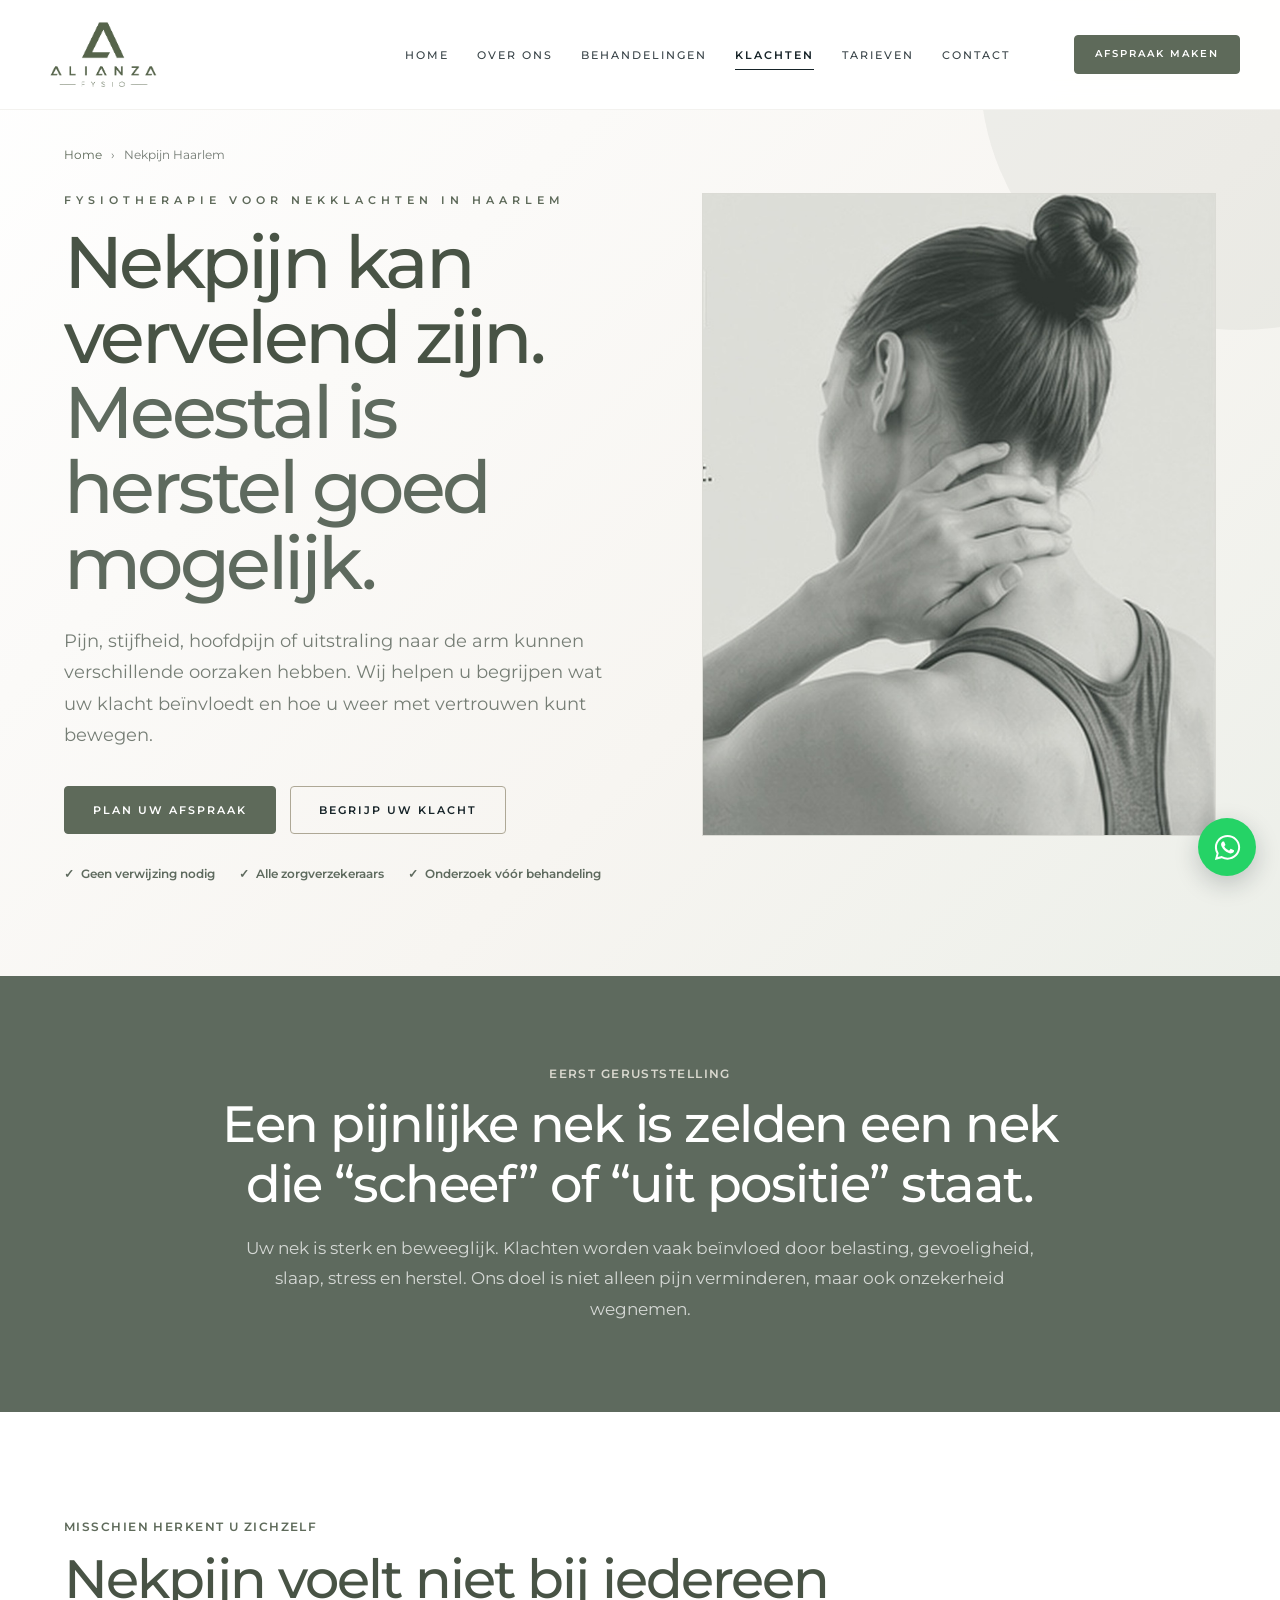
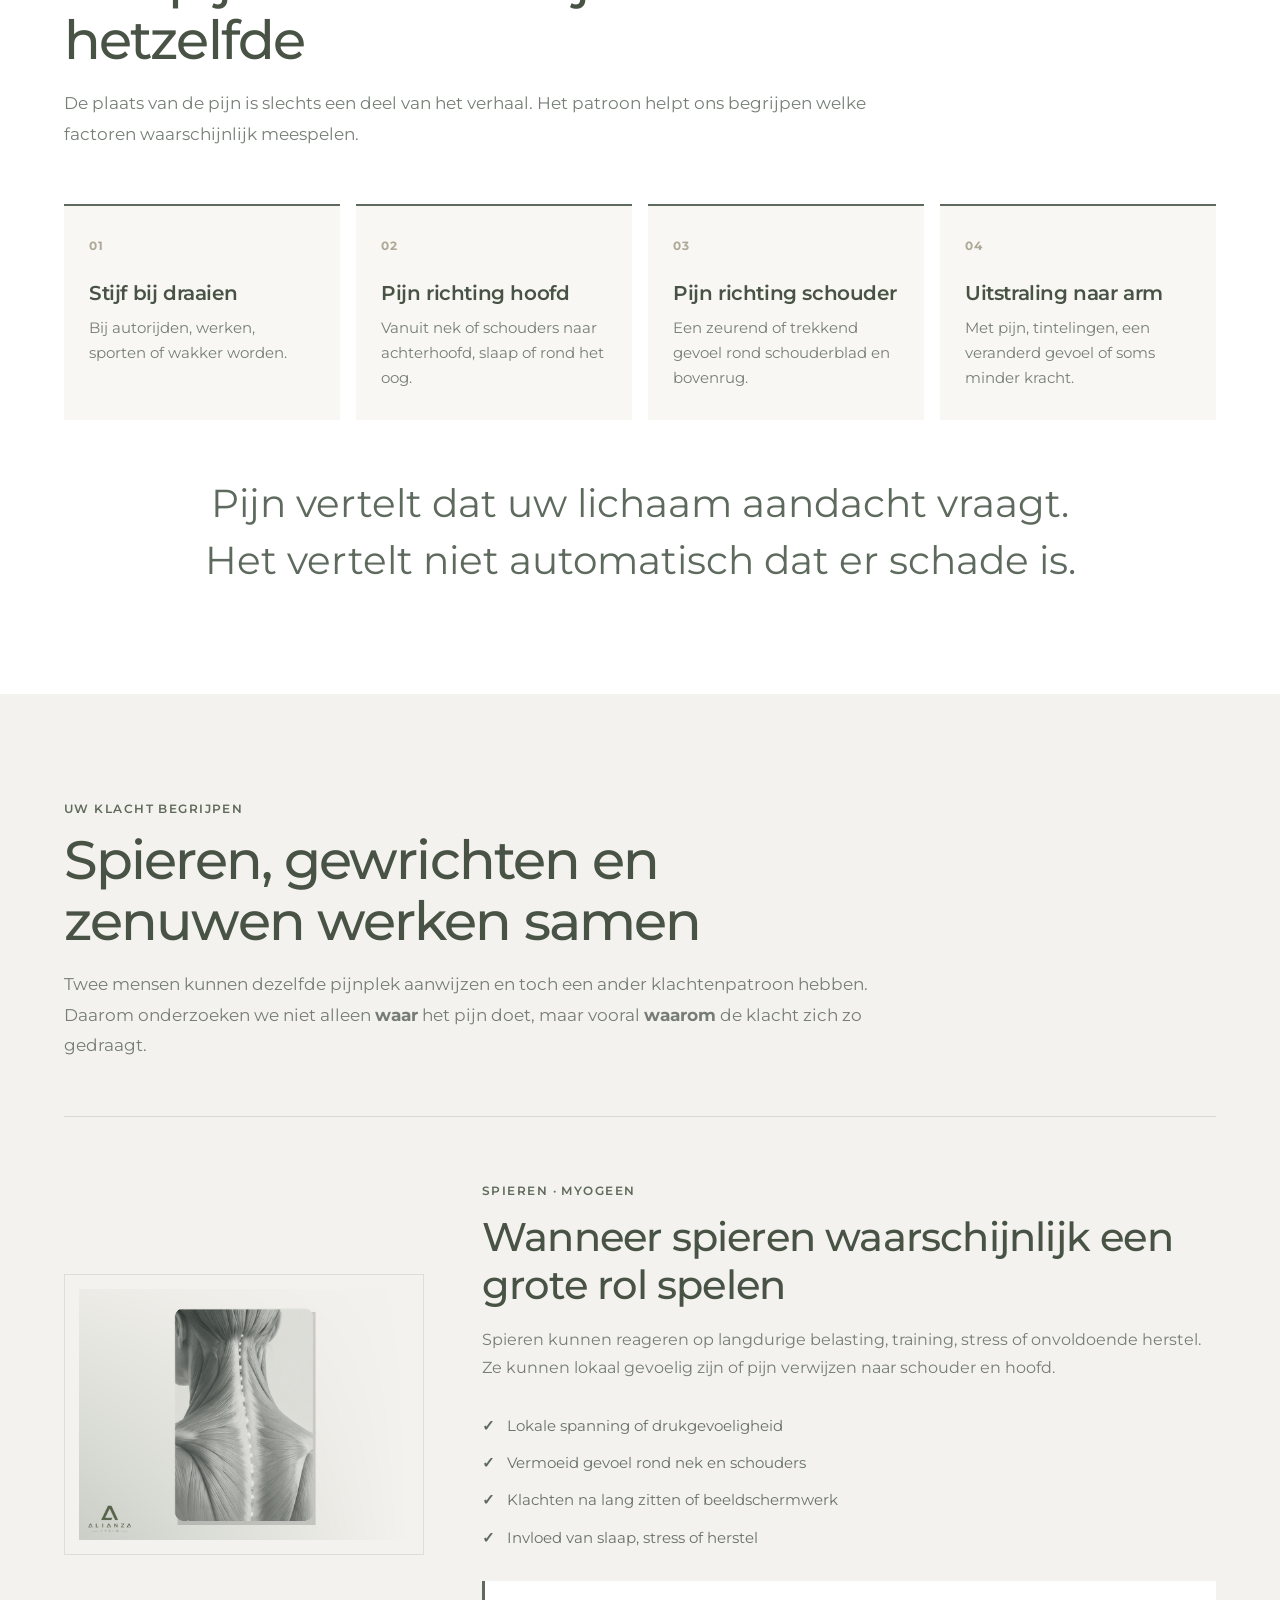
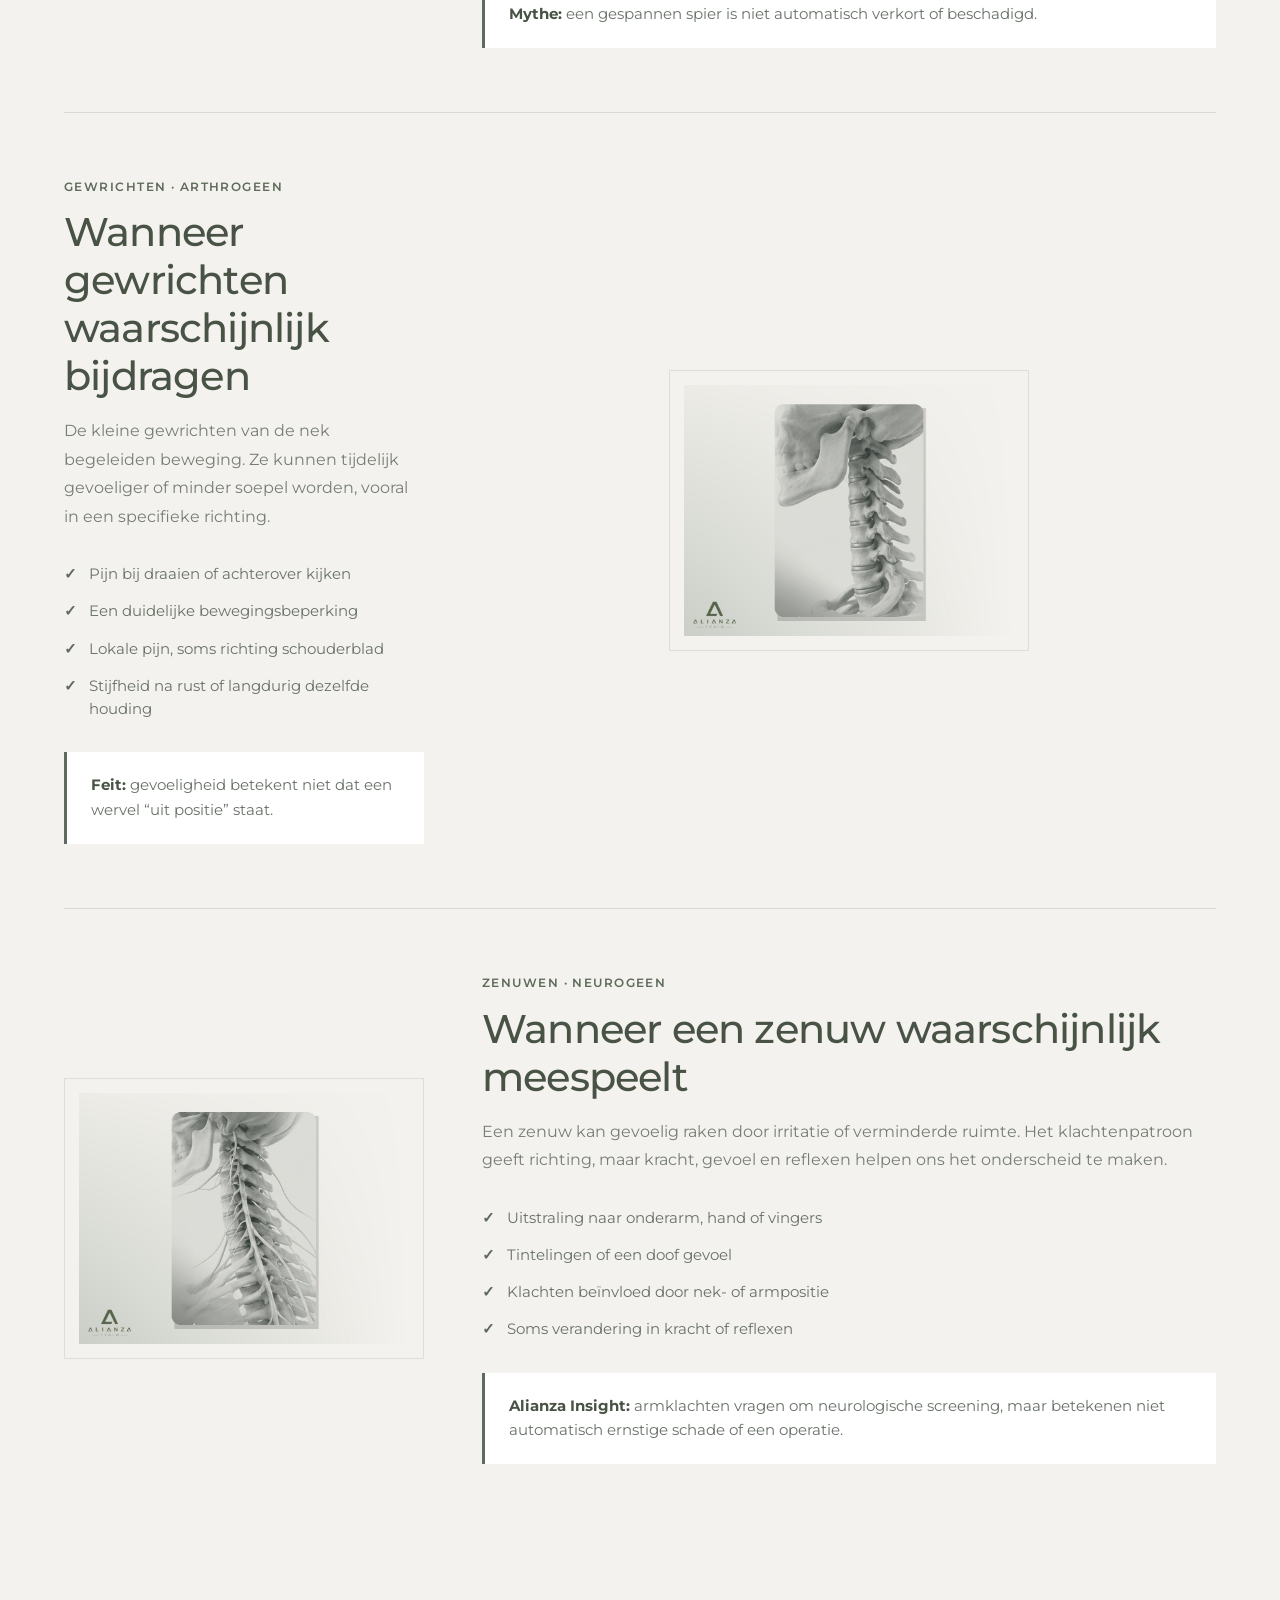
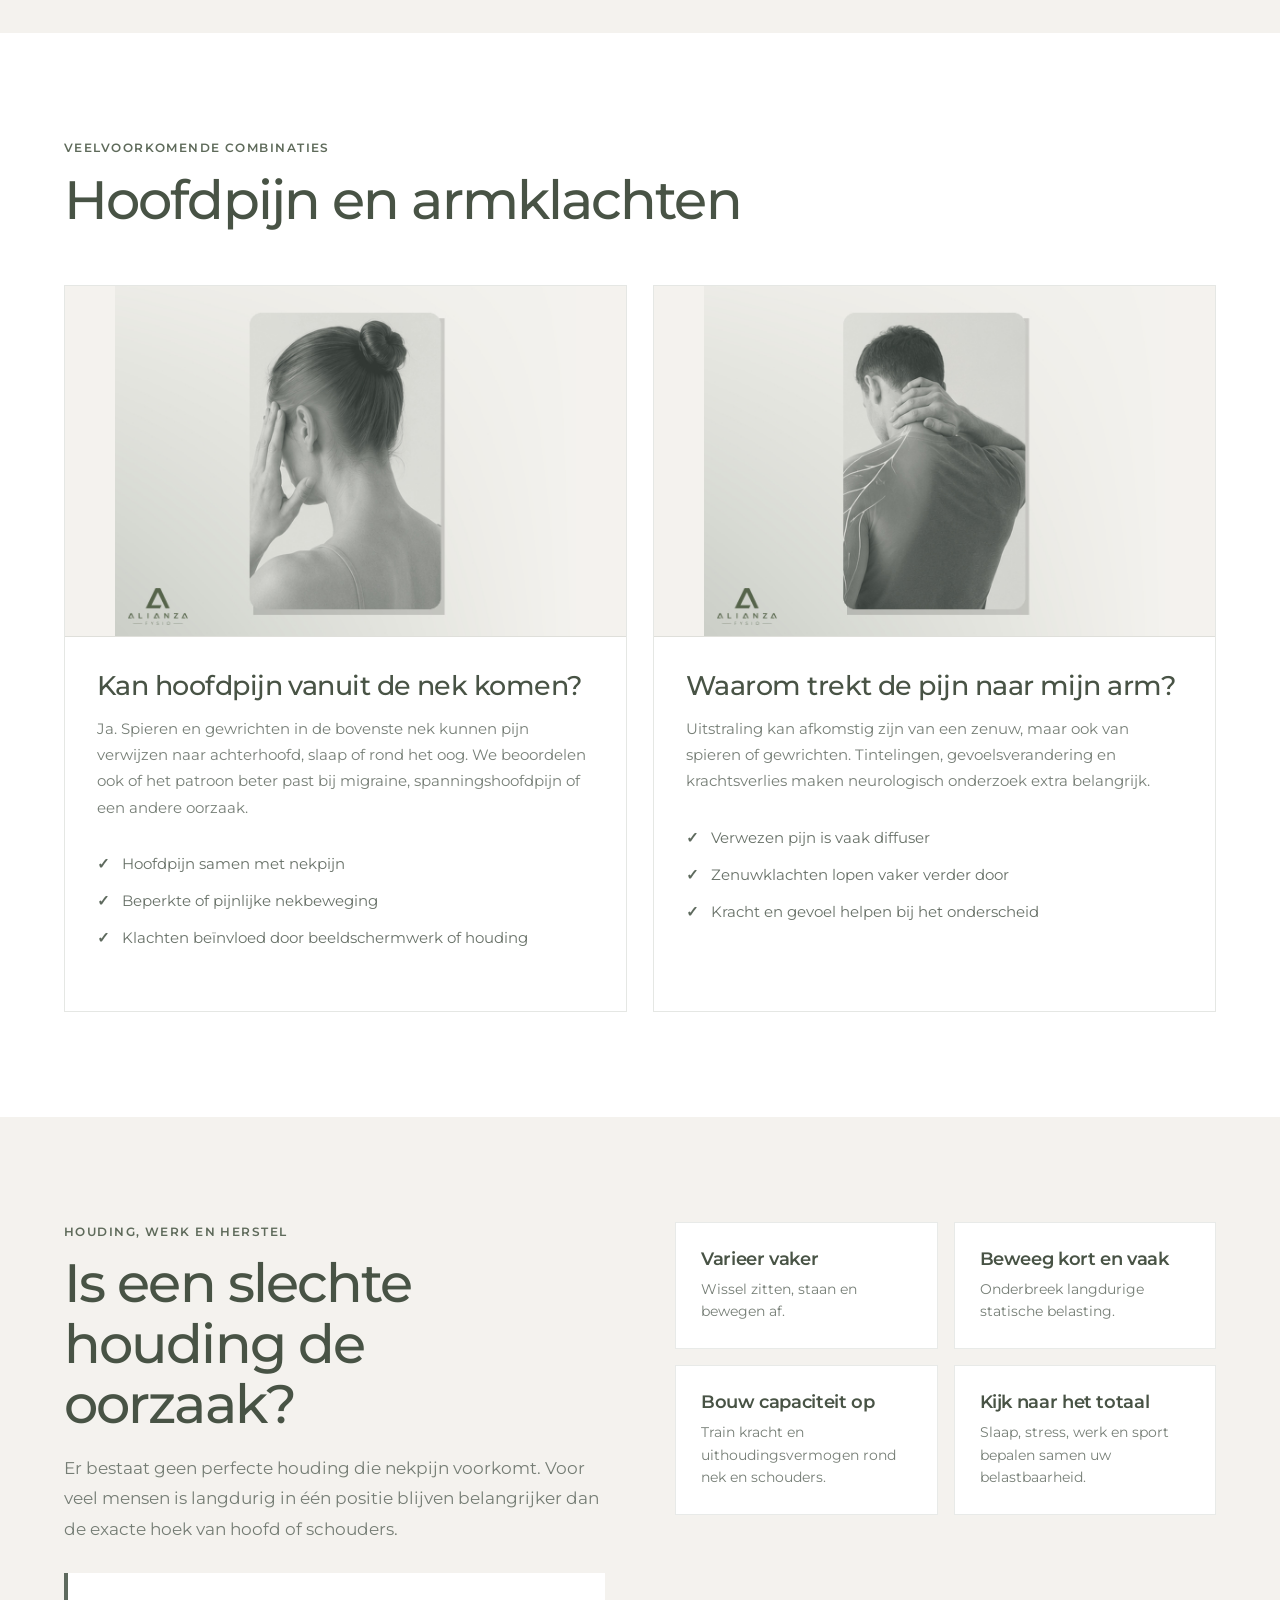
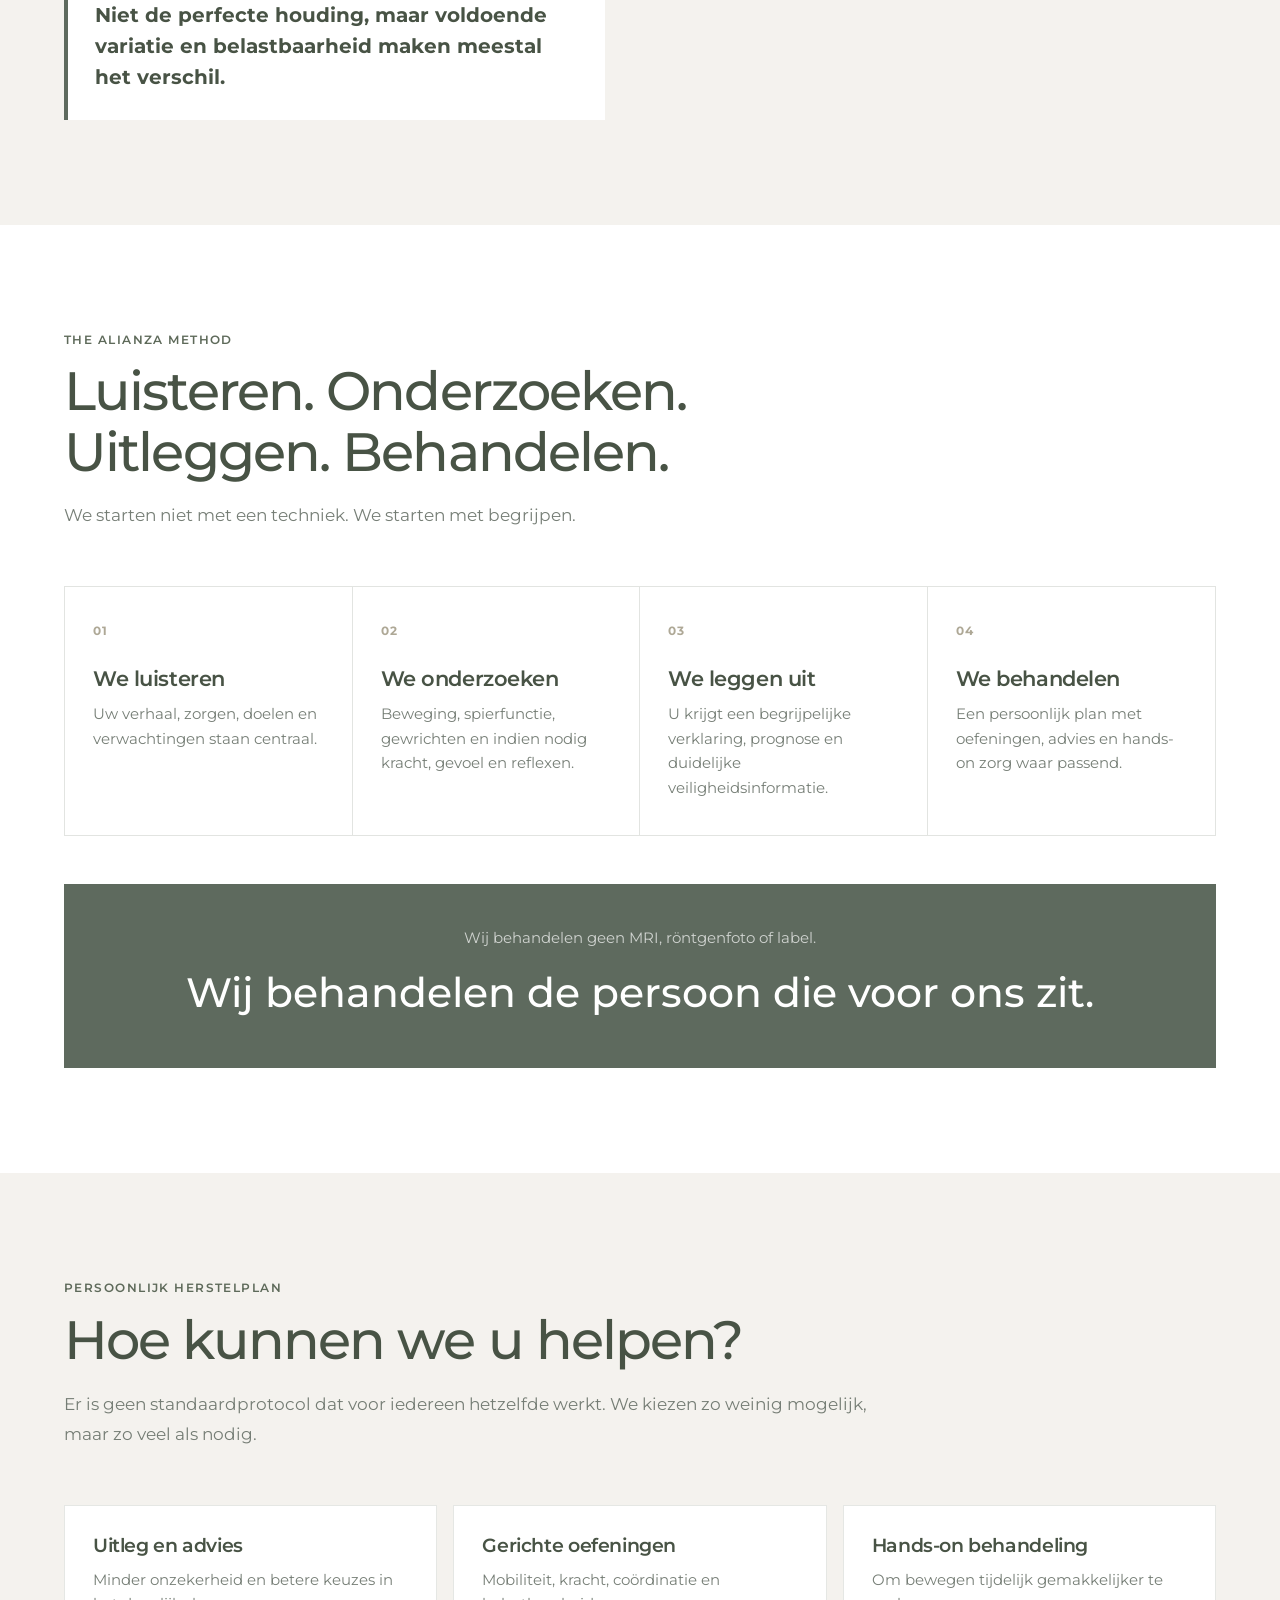
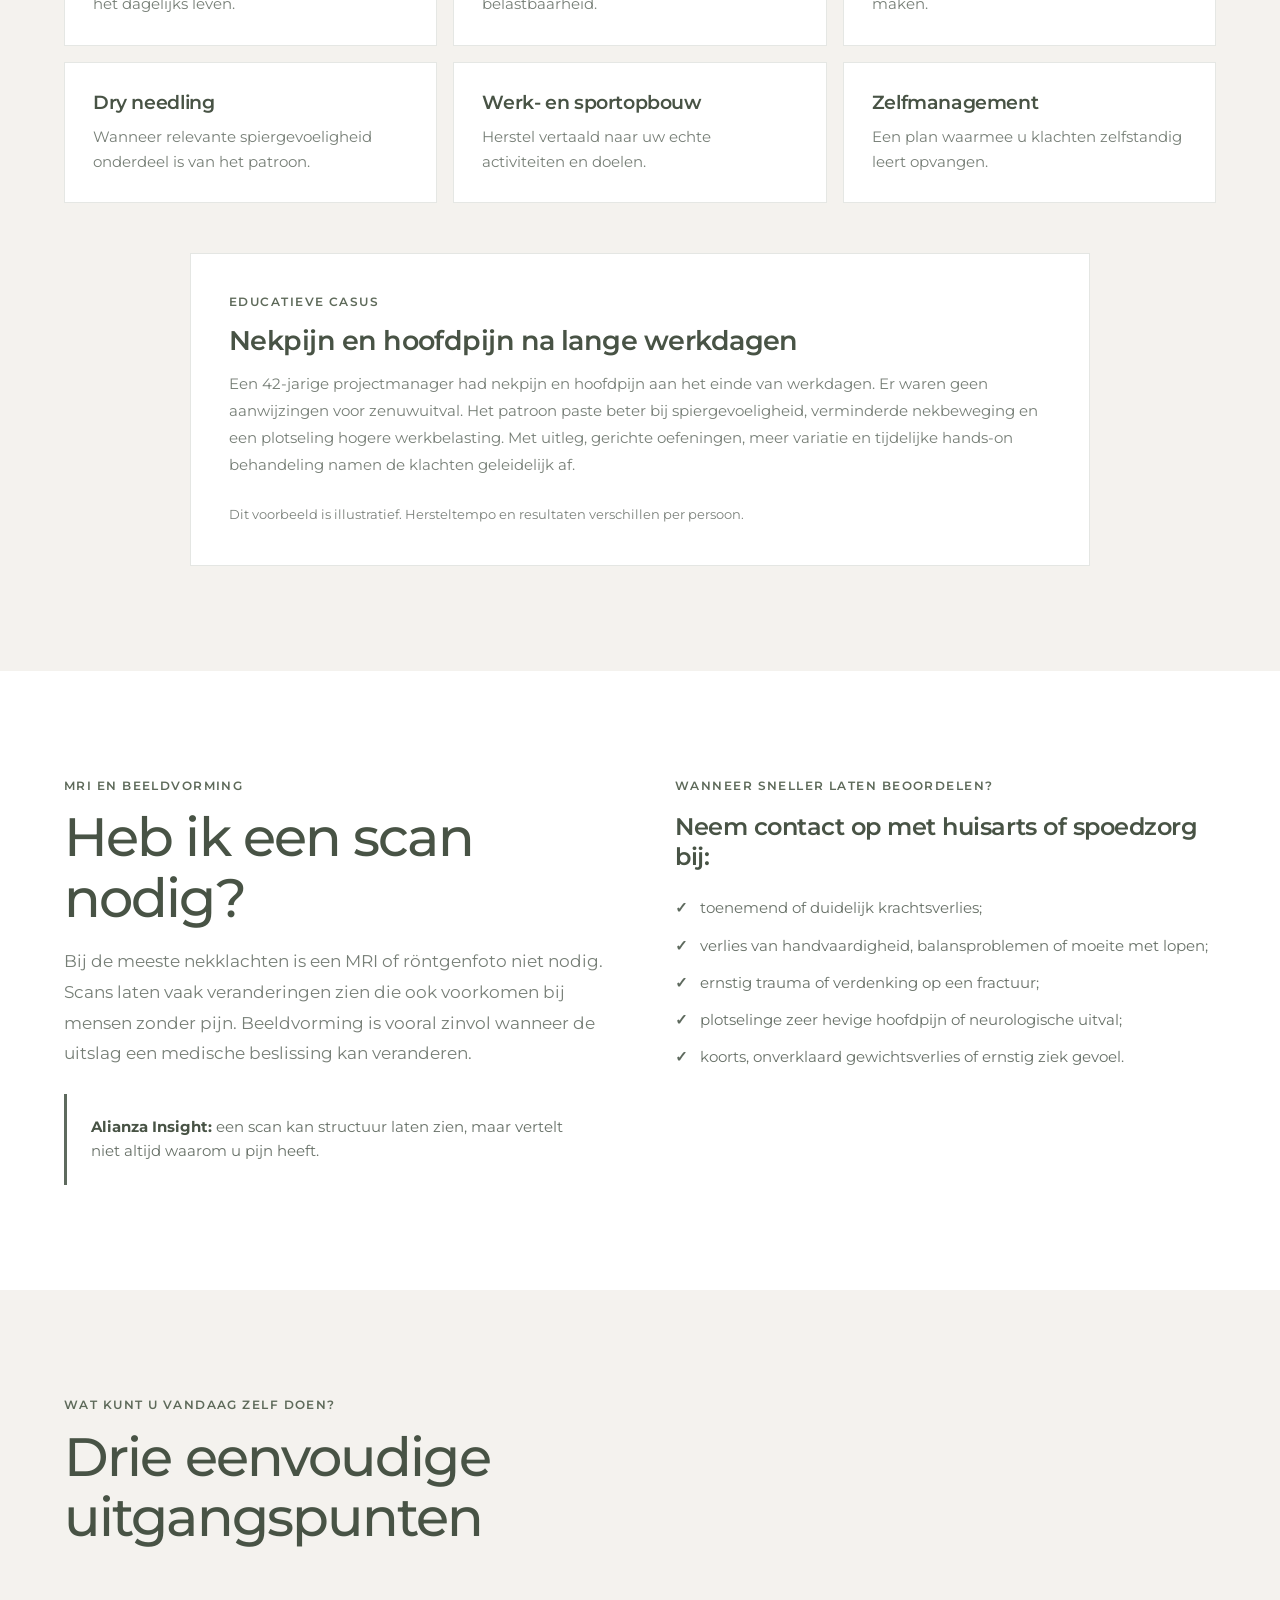
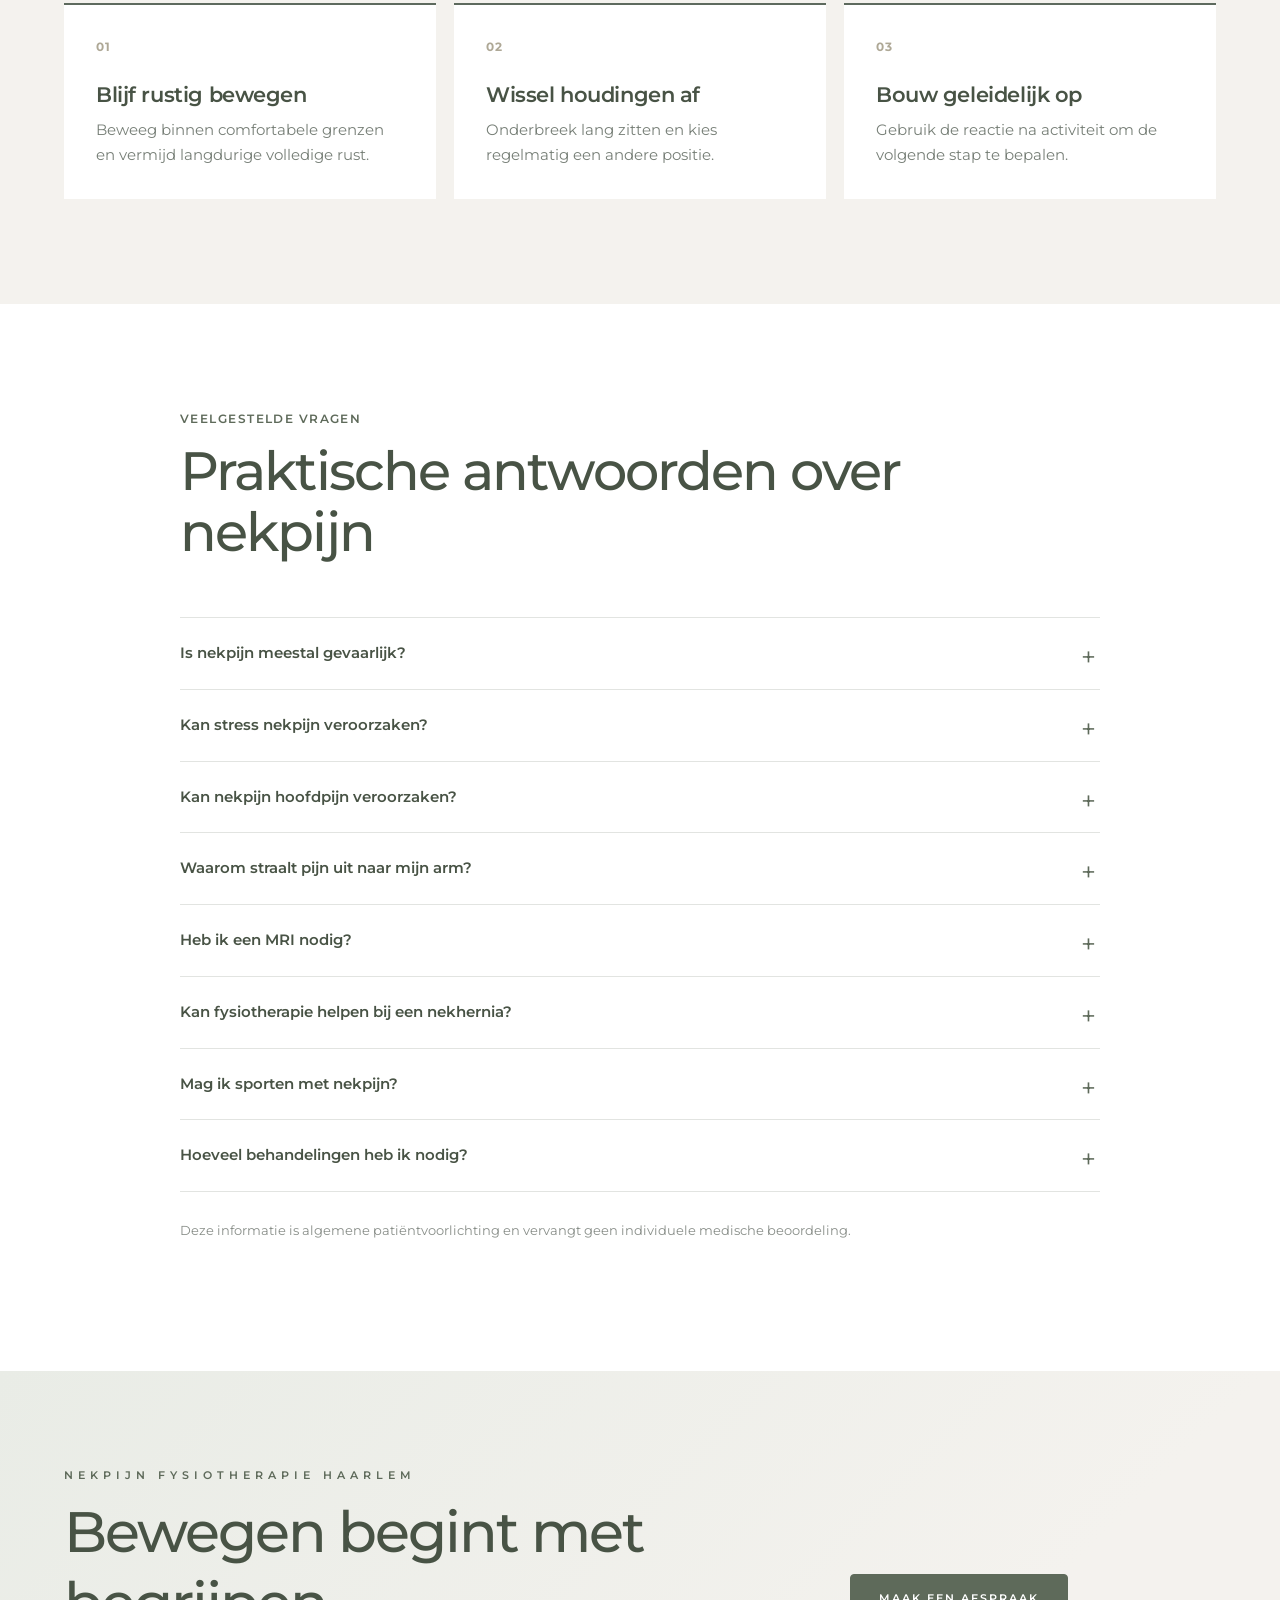
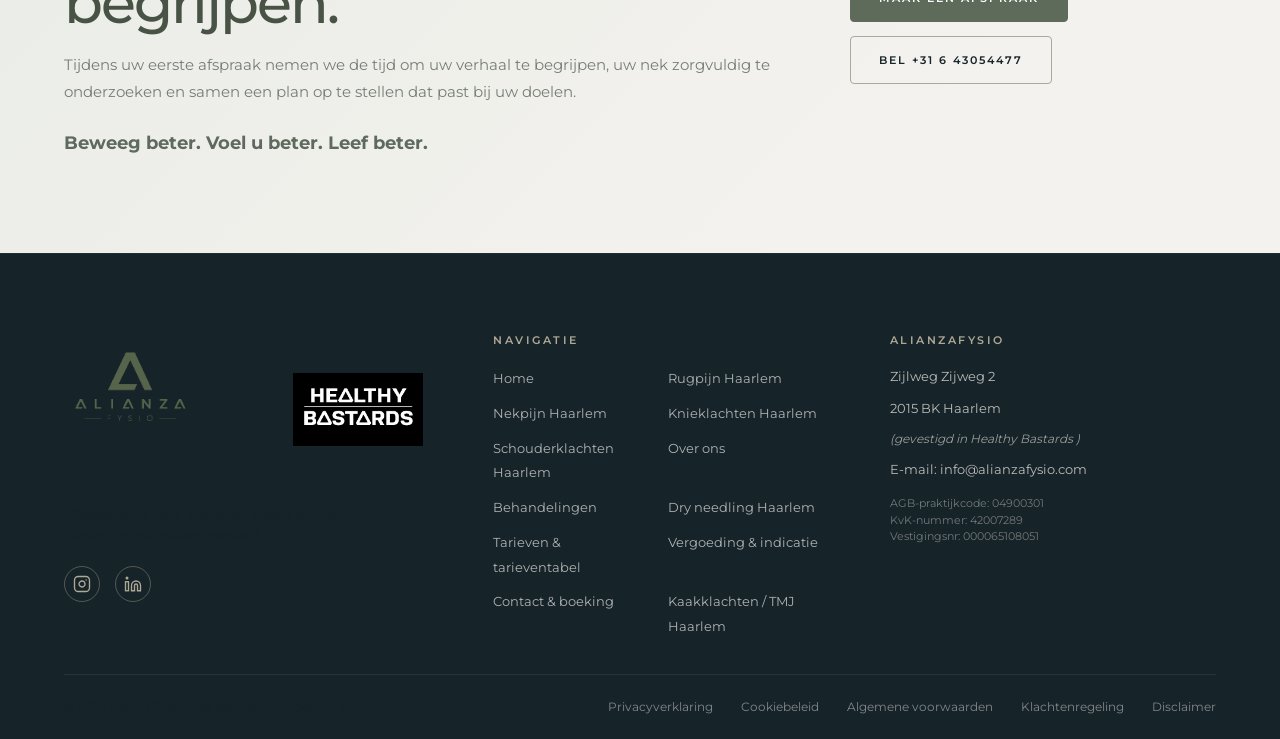
<file: nekpijn-haarlem.html>
<!DOCTYPE html>

<html lang="nl"><head>
<script async="" src="https://www.googletagmanager.com/gtag/js?id=G-NNTEJQRNDR"></script><script>window.dataLayer=window.dataLayer||[];function gtag(){dataLayer.push(arguments)}gtag('js',new Date());gtag('config','G-NNTEJQRNDR');</script>
<meta charset="utf-8"/><meta content="width=device-width, initial-scale=1.0" name="viewport"/>
<title>Nekpijn Haarlem | Fysiotherapie voor nekklachten | AlianzaFysio</title>
<meta content="Nekpijn in Haarlem? AlianzaFysio onderzoekt uw nekklachten zorgvuldig en combineert duidelijke uitleg, hands-on behandeling en actieve revalidatie in een persoonlijk herstelplan." name="description"/>
<meta content="index, follow, max-image-preview:large" name="robots"/><meta content="AlianzaFysio" name="author"/><meta content="#5E6A5A" name="theme-color"/>
<link href="https://alianzafysio.com/nekpijn-haarlem.html" rel="canonical"/>
<meta content="nl_NL" property="og:locale"/><meta content="article" property="og:type"/><meta content="AlianzaFysio" property="og:site_name"/><meta content="https://alianzafysio.com/nekpijn-haarlem.html" property="og:url"/><meta content="Nekpijn Haarlem | Fysiotherapie bij AlianzaFysio" property="og:title"/><meta content="Persoonlijke fysiotherapie voor nekpijn in Haarlem met zorgvuldig onderzoek, duidelijke uitleg, hands-on behandeling en actieve revalidatie." property="og:description"/><meta content="https://alianzafysio.com/assets/neck-photos/neck-hero.jpg" property="og:image"/><meta content="Patiënt met nekklachten bij AlianzaFysio in Haarlem" property="og:image:alt"/>
<meta content="summary_large_image" name="twitter:card"/><meta content="Nekpijn Haarlem | AlianzaFysio" name="twitter:title"/><meta content="Persoonlijke fysiotherapie voor nekpijn in Haarlem met onderzoek, duidelijke uitleg en een persoonlijk actief herstelplan." name="twitter:description"/><meta content="https://alianzafysio.com/assets/neck-photos/neck-hero.jpg" name="twitter:image"/>
<link href="style.css" rel="stylesheet"/>
<script type="application/ld+json">{"@context": "https://schema.org", "@graph": [{"@type": "MedicalWebPage", "@id": "https://alianzafysio.com/nekpijn-haarlem.html#webpage", "url": "https://alianzafysio.com/nekpijn-haarlem.html", "name": "Nekpijn Haarlem", "description": "Patiëntinformatie over nekpijn, hoofdpijn vanuit de nek, uitstralende armklachten en fysiotherapie in Haarlem.", "inLanguage": "nl-NL","isPartOf": {
  "@id": "https://alianzafysio.com/#website"
}, "about": {"@type": "MedicalCondition", "name": "Nekpijn"}, "publisher": {"@id": "https://alianzafysio.com/#practice"}}, {"@type": "BreadcrumbList", "itemListElement": [{"@type": "ListItem", "position": 1, "name": "Home", "item": "https://alianzafysio.com/"}, {"@type": "ListItem", "position": 2, "name": "Nekpijn Haarlem", "item": "https://alianzafysio.com/nekpijn-haarlem.html"}]}, {"@type": "FAQPage", "mainEntity": [{"@type": "Question", "name": "Is nekpijn meestal gevaarlijk?", "acceptedAnswer": {"@type": "Answer", "text": "Nee. De meeste nekklachten zijn niet het gevolg van een ernstige aandoening. Een zorgvuldig onderzoek is wel belangrijk wanneer klachten na een ongeval ontstaan, snel toenemen of samengaan met duidelijke neurologische verschijnselen."}}, {"@type": "Question", "name": "Kan stress nekpijn veroorzaken?", "acceptedAnswer": {"@type": "Answer", "text": "Stress is zelden de enige oorzaak, maar kan spierspanning, slaap, herstel en pijngevoeligheid beïnvloeden. Daarom bespreken we niet alleen beweging, maar ook factoren die uw belastbaarheid bepalen."}}, {"@type": "Question", "name": "Is een slechte houding de oorzaak van mijn nekpijn?", "acceptedAnswer": {"@type": "Answer", "text": "Er bestaat geen perfecte houding. Langdurig in één positie blijven en te weinig afwisseling kunnen wel bijdragen. Regelmatig bewegen en variëren is vaak belangrijker dan voortdurend rechtop proberen te zitten."}}, {"@type": "Question", "name": "Kan nekpijn hoofdpijn veroorzaken?", "acceptedAnswer": {"@type": "Answer", "text": "Ja. Vooral gewrichten en spieren in de bovenste nek kunnen pijn naar het hoofd verwijzen. Hoofdpijn kan echter meerdere oorzaken hebben; daarom beoordelen we het volledige klachtenpatroon."}}, {"@type": "Question", "name": "Waarom straalt de pijn uit naar mijn arm?", "acceptedAnswer": {"@type": "Answer", "text": "Uitstraling kan worden veroorzaakt door verwezen pijn vanuit spieren of gewrichten, maar ook door irritatie van een zenuw. Tintelingen, gevoelsverandering en krachtsverlies maken neurologisch onderzoek extra belangrijk."}}, {"@type": "Question", "name": "Heb ik een MRI nodig?", "acceptedAnswer": {"@type": "Answer", "text": "Bij de meeste nekklachten is een MRI niet nodig. Beeldvorming is vooral zinvol wanneer de uitslag een medische beslissing kan veranderen, bijvoorbeeld bij toenemende uitval of verdenking op een specifieke aandoening."}}, {"@type": "Question", "name": "Kan fysiotherapie helpen bij een nekhernia?", "acceptedAnswer": {"@type": "Answer", "text": "Veel mensen met een cervicale hernia herstellen zonder operatie. Fysiotherapie kan helpen met uitleg, het vinden van geschikte bewegingen, het opbouwen van activiteit en het monitoren van kracht en gevoel."}}, {"@type": "Question", "name": "Is het kraken van mijn nek gevaarlijk?", "acceptedAnswer": {"@type": "Answer", "text": "Een incidenteel geluid zonder pijn is meestal onschuldig. Zelf vaak en krachtig manipuleren is niet nodig. Bij pijn, duizeligheid of neurologische klachten is een beoordeling passender dan herhaald kraken."}}, {"@type": "Question", "name": "Welk kussen is het beste bij nekpijn?", "acceptedAnswer": {"@type": "Answer", "text": "Er is geen kussen dat voor iedereen werkt. Comfort, slaaphouding en voldoende ondersteuning zijn belangrijker dan één merk of vorm. Vaak helpt het om kleine aanpassingen te testen in plaats van direct een duur kussen te kopen."}}, {"@type": "Question", "name": "Mag ik sporten met nekpijn?", "acceptedAnswer": {"@type": "Answer", "text": "Vaak wel, mits u de belasting aanpast en de reactie van de klachten volgt. Lichte tijdelijke toename is niet altijd schadelijk. Bij krachtsverlies, instabiliteit na trauma of snel toenemende symptomen is eerst beoordeling nodig."}}, {"@type": "Question", "name": "Kan dry needling helpen?", "acceptedAnswer": {"@type": "Answer", "text": "Wanneer gevoelige spieren duidelijk bijdragen, kan dry needling tijdelijk pijn of spanning verminderen. Bij AlianzaFysio gebruiken we het alleen wanneer het past bij het onderzoek en altijd als onderdeel van een breder actief plan."}}, {"@type": "Question", "name": "Hoeveel behandelingen heb ik nodig?", "acceptedAnswer": {"@type": "Answer", "text": "Dat hangt af van klachtenduur, beperkingen, hersteltempo en doelen. Na de eerste afspraak bespreken we een realistische eerste behandelperiode en spreken we af wanneer we evalueren."}}]}]}</script></head>
<body class="treatment-detail-page neck-page neck-v3 photo-version">
<header class="site-header" id="site-header"><div class="header-container container"><a aria-label="AlianzaFysio homepage" class="logo-link" href="index.html#home"><span class="logo-img-wrapper"><img alt="AlianzaFysio logo" class="site-logo-img" src="assets/ALIANZATRA.png"/></span></a><nav aria-label="Hoofdnavigatie" class="desktop-nav">
<ul class="nav-list">

<li>
<a class="nav-link" href="index.html#home">Home</a>
</li>

<li>
<a class="nav-link" href="index.html#about">Over ons</a>
</li>

<li>
<a class="nav-link" href="index.html#treatments">Behandelingen</a>
</li>

<li>
<a class="nav-link active-link" href="index.html#klachten">Klachten</a>
</li>

<li>
<a class="nav-link" href="index.html#tarieven">Tarieven</a>
</li>

<li>
<a class="nav-link" href="index.html#contact">Contact</a>
</li>

</ul>
</nav><div class="header-cta"><a class="btn btn-header" href="index.html#contact">Afspraak maken</a></div><button aria-controls="mobile-nav" aria-expanded="false" aria-label="Menu openen" class="mobile-nav-toggle"><span class="hamburger-line"></span><span class="hamburger-line"></span><span class="hamburger-line"></span></button></div></header>
<nav aria-hidden="true"
     aria-label="Mobiele navigatie"
     class="mobile-nav"
     id="mobile-nav">

<ul class="mobile-nav-list">

<li><a class="mobile-nav-link" href="index.html#home">Home</a></li>
<li><a class="mobile-nav-link" href="index.html#about">Over ons</a></li>
<li><a class="mobile-nav-link" href="index.html#treatments">Behandelingen</a></li>
<li><a class="mobile-nav-link" href="index.html#klachten">Klachten</a></li>
<li><a class="mobile-nav-link" href="index.html#tarieven">Tarieven</a></li>
<li><a class="mobile-nav-link" href="index.html#contact">Contact</a></li>

<li>
<a class="btn btn-mobile-cta" href="index.html#contact">
Afspraak maken
</a>
</li>

</ul>
</nav>
<main>
<section class="v3-hero">
<div class="container v3-hero-grid">
<div class="v3-hero-copy fade-in-section">
<nav aria-label="Broodkruimel" class="detail-breadcrumb"><a href="index.html">Home</a><span>›</span><span>Nekpijn Haarlem</span></nav>
<span class="sub-headline">Fysiotherapie voor nekklachten in Haarlem</span>
<h1>Nekpijn kan vervelend zijn.<br/><em>Meestal is herstel goed mogelijk.</em></h1>
<p class="v3-lead">Pijn, stijfheid, hoofdpijn of uitstraling naar de arm kunnen verschillende oorzaken hebben. Wij helpen u begrijpen wat uw klacht beïnvloedt en hoe u weer met vertrouwen kunt bewegen.</p>
<div class="detail-actions"><a class="btn btn-primary" href="index.html#contact">Plan uw afspraak</a><a class="btn btn-secondary" href="#begrijpen">Begrijp uw klacht</a></div>
<div class="v3-trust-inline"><span>Geen verwijzing nodig</span><span>Alle zorgverzekeraars</span><span>Onderzoek vóór behandeling</span></div>
</div>
<div class="v3-hero-art fade-in-section"><img alt="Foto van een vrouw met nekklachten" decoding="async" fetchpriority="high" height="720" loading="eager" src="assets/neck-photos/neck-hero.jpg" width="900"/></div>
</div>
</section>
<section class="v3-reassure">
<div class="container v3-narrow">
<span class="detail-kicker">Eerst geruststelling</span>
<h2>Een pijnlijke nek is zelden een nek die “scheef” of “uit positie” staat.</h2>
<p>Uw nek is sterk en beweeglijk. Klachten worden vaak beïnvloed door belasting, gevoeligheid, slaap, stress en herstel. Ons doel is niet alleen pijn verminderen, maar ook onzekerheid wegnemen.</p>
</div>
</section>
<section class="v3-section" id="herkenning">
<div class="container">
<div class="v3-section-head"><span class="detail-kicker">Misschien herkent u zichzelf</span><h2>Nekpijn voelt niet bij iedereen hetzelfde</h2><p>De plaats van de pijn is slechts een deel van het verhaal. Het patroon helpt ons begrijpen welke factoren waarschijnlijk meespelen.</p></div>
<div class="v3-recognition">
<article><span>01</span><h3>Stijf bij draaien</h3><p>Bij autorijden, werken, sporten of wakker worden.</p></article>
<article><span>02</span><h3>Pijn richting hoofd</h3><p>Vanuit nek of schouders naar achterhoofd, slaap of rond het oog.</p></article>
<article><span>03</span><h3>Pijn richting schouder</h3><p>Een zeurend of trekkend gevoel rond schouderblad en bovenrug.</p></article>
<article><span>04</span><h3>Uitstraling naar arm</h3><p>Met pijn, tintelingen, een veranderd gevoel of soms minder kracht.</p></article>
</div>
<blockquote class="v3-quote">Pijn vertelt dat uw lichaam aandacht vraagt. Het vertelt niet automatisch dat er schade is.</blockquote>
</div>
</section>
<section class="v3-section v3-alt" id="begrijpen">
<div class="container">
<div class="v3-section-head"><span class="detail-kicker">Uw klacht begrijpen</span><h2>Spieren, gewrichten en zenuwen werken samen</h2><p>Twee mensen kunnen dezelfde pijnplek aanwijzen en toch een ander klachtenpatroon hebben. Daarom onderzoeken we niet alleen <strong>waar</strong> het pijn doet, maar vooral <strong>waarom</strong> de klacht zich zo gedraagt.</p></div>
<article class="v3-mechanism">
<div class="v3-mechanism-art"><img alt="Realistische anatomische weergave van de spieren van nek en bovenrug" decoding="async" loading="lazy" src="assets/neck-photos/neck-muscles.jpg"/></div>
<div class="v3-mechanism-copy"><span class="detail-kicker">Spieren · myogeen</span><h3>Wanneer spieren waarschijnlijk een grote rol spelen</h3><p>Spieren kunnen reageren op langdurige belasting, training, stress of onvoldoende herstel. Ze kunnen lokaal gevoelig zijn of pijn verwijzen naar schouder en hoofd.</p><ul><li>Lokale spanning of drukgevoeligheid</li><li>Vermoeid gevoel rond nek en schouders</li><li>Klachten na lang zitten of beeldschermwerk</li><li>Invloed van slaap, stress of herstel</li></ul><div class="v3-insight"><strong>Mythe:</strong> een gespannen spier is niet automatisch verkort of beschadigd.</div></div>
</article>
<article class="v3-mechanism reverse">
<div class="v3-mechanism-art"><img alt="Realistische anatomische weergave van de cervicale wervelkolom" decoding="async" loading="lazy" src="assets/neck-photos/cervical-spine.jpg"/></div>
<div class="v3-mechanism-copy"><span class="detail-kicker">Gewrichten · arthrogeen</span><h3>Wanneer gewrichten waarschijnlijk bijdragen</h3><p>De kleine gewrichten van de nek begeleiden beweging. Ze kunnen tijdelijk gevoeliger of minder soepel worden, vooral in een specifieke richting.</p><ul><li>Pijn bij draaien of achterover kijken</li><li>Een duidelijke bewegingsbeperking</li><li>Lokale pijn, soms richting schouderblad</li><li>Stijfheid na rust of langdurig dezelfde houding</li></ul><div class="v3-insight"><strong>Feit:</strong> gevoeligheid betekent niet dat een wervel “uit positie” staat.</div></div>
</article>
<article class="v3-mechanism">
<div class="v3-mechanism-art"><img alt="Realistische anatomische weergave van zenuwen vanuit de nek" decoding="async" loading="lazy" src="assets/neck-photos/cervical-nerves.jpg"/></div>
<div class="v3-mechanism-copy"><span class="detail-kicker">Zenuwen · neurogeen</span><h3>Wanneer een zenuw waarschijnlijk meespeelt</h3><p>Een zenuw kan gevoelig raken door irritatie of verminderde ruimte. Het klachtenpatroon geeft richting, maar kracht, gevoel en reflexen helpen ons het onderscheid te maken.</p><ul><li>Uitstraling naar onderarm, hand of vingers</li><li>Tintelingen of een doof gevoel</li><li>Klachten beïnvloed door nek- of armpositie</li><li>Soms verandering in kracht of reflexen</li></ul><div class="v3-insight"><strong>Alianza Insight:</strong> armklachten vragen om neurologische screening, maar betekenen niet automatisch ernstige schade of een operatie.</div></div>
</article>
</div>
</section>
<section class="v3-section">
<div class="container">
<div class="v3-section-head"><span class="detail-kicker">Veelvoorkomende combinaties</span><h2>Hoofdpijn en armklachten</h2></div>
<div class="v3-feature-grid">
<article><img alt="Foto van een vrouw met nekgerelateerde hoofdpijn" decoding="async" loading="lazy" src="assets/neck-photos/headache.jpg"/><div><h3>Kan hoofdpijn vanuit de nek komen?</h3><p>Ja. Spieren en gewrichten in de bovenste nek kunnen pijn verwijzen naar achterhoofd, slaap of rond het oog. We beoordelen ook of het patroon beter past bij migraine, spanningshoofdpijn of een andere oorzaak.</p><ul><li>Hoofdpijn samen met nekpijn</li><li>Beperkte of pijnlijke nekbeweging</li><li>Klachten beïnvloed door beeldschermwerk of houding</li></ul></div></article>
<article><img alt="Foto van nekpijn met uitstraling naar schouder en arm" decoding="async" loading="lazy" src="assets/neck-photos/arm-pain.jpg"/><div><h3>Waarom trekt de pijn naar mijn arm?</h3><p>Uitstraling kan afkomstig zijn van een zenuw, maar ook van spieren of gewrichten. Tintelingen, gevoelsverandering en krachtsverlies maken neurologisch onderzoek extra belangrijk.</p><ul><li>Verwezen pijn is vaak diffuser</li><li>Zenuwklachten lopen vaker verder door</li><li>Kracht en gevoel helpen bij het onderscheid</li></ul></div></article>
</div>
</div>
</section>
<section class="v3-section v3-alt" id="houding">
<div class="container v3-two-col">
<div><span class="detail-kicker">Houding, werk en herstel</span><h2>Is een slechte houding de oorzaak?</h2><p>Er bestaat geen perfecte houding die nekpijn voorkomt. Voor veel mensen is langdurig in één positie blijven belangrijker dan de exacte hoek van hoofd of schouders.</p><div class="v3-myth"><strong>Niet de perfecte houding, maar voldoende variatie en belastbaarheid maken meestal het verschil.</strong></div></div>
<div class="v3-practical"><article><h3>Varieer vaker</h3><p>Wissel zitten, staan en bewegen af.</p></article><article><h3>Beweeg kort en vaak</h3><p>Onderbreek langdurige statische belasting.</p></article><article><h3>Bouw capaciteit op</h3><p>Train kracht en uithoudingsvermogen rond nek en schouders.</p></article><article><h3>Kijk naar het totaal</h3><p>Slaap, stress, werk en sport bepalen samen uw belastbaarheid.</p></article></div>
</div>
</section>
<section class="v3-section" id="onderzoek">
<div class="container">
<div class="v3-section-head"><span class="detail-kicker">The Alianza Method</span><h2>Luisteren. Onderzoeken. Uitleggen. Behandelen.</h2><p>We starten niet met een techniek. We starten met begrijpen.</p></div>
<ol class="v3-method"><li><span>01</span><h3>We luisteren</h3><p>Uw verhaal, zorgen, doelen en verwachtingen staan centraal.</p></li><li><span>02</span><h3>We onderzoeken</h3><p>Beweging, spierfunctie, gewrichten en indien nodig kracht, gevoel en reflexen.</p></li><li><span>03</span><h3>We leggen uit</h3><p>U krijgt een begrijpelijke verklaring, prognose en duidelijke veiligheidsinformatie.</p></li><li><span>04</span><h3>We behandelen</h3><p>Een persoonlijk plan met oefeningen, advies en hands-on zorg waar passend.</p></li></ol>
<div class="v3-statement"><span>Wij behandelen geen MRI, röntgenfoto of label.</span><strong>Wij behandelen de persoon die voor ons zit.</strong></div>
</div>
</section>
<section class="v3-section v3-alt" id="behandeling">
<div class="container">
<div class="v3-section-head"><span class="detail-kicker">Persoonlijk herstelplan</span><h2>Hoe kunnen we u helpen?</h2><p>Er is geen standaardprotocol dat voor iedereen hetzelfde werkt. We kiezen zo weinig mogelijk, maar zo veel als nodig.</p></div>
<div class="v3-treatment-grid"><article><h3>Uitleg en advies</h3><p>Minder onzekerheid en betere keuzes in het dagelijks leven.</p></article><article><h3>Gerichte oefeningen</h3><p>Mobiliteit, kracht, coördinatie en belastbaarheid.</p></article><article><h3>Hands-on behandeling</h3><p>Om bewegen tijdelijk gemakkelijker te maken.</p></article><article><h3>Dry needling</h3><p>Wanneer relevante spiergevoeligheid onderdeel is van het patroon.</p></article><article><h3>Werk- en sportopbouw</h3><p>Herstel vertaald naar uw echte activiteiten en doelen.</p></article><article><h3>Zelfmanagement</h3><p>Een plan waarmee u klachten zelfstandig leert opvangen.</p></article></div>
<div class="v3-case"><span class="detail-kicker">Educatieve casus</span><h3>Nekpijn en hoofdpijn na lange werkdagen</h3><p>Een 42-jarige projectmanager had nekpijn en hoofdpijn aan het einde van werkdagen. Er waren geen aanwijzingen voor zenuwuitval. Het patroon paste beter bij spiergevoeligheid, verminderde nekbeweging en een plotseling hogere werkbelasting. Met uitleg, gerichte oefeningen, meer variatie en tijdelijke hands-on behandeling namen de klachten geleidelijk af.</p><small>Dit voorbeeld is illustratief. Hersteltempo en resultaten verschillen per persoon.</small></div>
</div>
</section>
<section class="v3-section" id="veiligheid">
<div class="container v3-two-col v3-safety">
<div><span class="detail-kicker">MRI en beeldvorming</span><h2>Heb ik een scan nodig?</h2><p>Bij de meeste nekklachten is een MRI of röntgenfoto niet nodig. Scans laten vaak veranderingen zien die ook voorkomen bij mensen zonder pijn. Beeldvorming is vooral zinvol wanneer de uitslag een medische beslissing kan veranderen.</p><div class="v3-insight"><strong>Alianza Insight:</strong> een scan kan structuur laten zien, maar vertelt niet altijd waarom u pijn heeft.</div></div>
<div><span class="detail-kicker">Wanneer sneller laten beoordelen?</span><h3>Neem contact op met huisarts of spoedzorg bij:</h3><ul class="v3-redflags"><li>toenemend of duidelijk krachtsverlies;</li><li>verlies van handvaardigheid, balansproblemen of moeite met lopen;</li><li>ernstig trauma of verdenking op een fractuur;</li><li>plotselinge zeer hevige hoofdpijn of neurologische uitval;</li><li>koorts, onverklaard gewichtsverlies of ernstig ziek gevoel.</li></ul></div>
</div>
</section>
<section class="v3-section v3-alt" id="zelfdoen">
<div class="container"><div class="v3-section-head"><span class="detail-kicker">Wat kunt u vandaag zelf doen?</span><h2>Drie eenvoudige uitgangspunten</h2></div><div class="v3-selfcare"><article><span>01</span><h3>Blijf rustig bewegen</h3><p>Beweeg binnen comfortabele grenzen en vermijd langdurige volledige rust.</p></article><article><span>02</span><h3>Wissel houdingen af</h3><p>Onderbreek lang zitten en kies regelmatig een andere positie.</p></article><article><span>03</span><h3>Bouw geleidelijk op</h3><p>Gebruik de reactie na activiteit om de volgende stap te bepalen.</p></article></div></div>
</section>
<section class="v3-section" id="faq">
<div class="container v3-narrow"><div class="v3-section-head"><span class="detail-kicker">Veelgestelde vragen</span><h2>Praktische antwoorden over nekpijn</h2></div><div class="detail-faq">
<details><summary>Is nekpijn meestal gevaarlijk?</summary><p>Nee. De meeste nekklachten zijn niet het gevolg van een ernstige aandoening. Een zorgvuldig onderzoek is wel belangrijk wanneer klachten na een ongeval ontstaan, snel toenemen of samengaan met neurologische verschijnselen.</p></details>
<details><summary>Kan stress nekpijn veroorzaken?</summary><p>Stress is zelden de enige oorzaak, maar kan spierspanning, slaap, herstel en pijngevoeligheid beïnvloeden.</p></details>
<details><summary>Kan nekpijn hoofdpijn veroorzaken?</summary><p>Ja. Vooral gewrichten en spieren in de bovenste nek kunnen pijn naar het hoofd verwijzen. Hoofdpijn kan echter meerdere oorzaken hebben.</p></details>
<details><summary>Waarom straalt pijn uit naar mijn arm?</summary><p>Uitstraling kan verwezen pijn zijn vanuit spieren of gewrichten, maar ook het gevolg van zenuwirritatie. Tintelingen, gevoelsverandering en krachtsverlies maken neurologisch onderzoek belangrijk.</p></details>
<details><summary>Heb ik een MRI nodig?</summary><p>Bij de meeste nekklachten niet. Beeldvorming is vooral zinvol wanneer de uitslag het behandelbeleid waarschijnlijk verandert.</p></details>
<details><summary>Kan fysiotherapie helpen bij een nekhernia?</summary><p>Veel mensen herstellen zonder operatie. Fysiotherapie kan helpen met uitleg, passende beweging, opbouw van activiteit en het monitoren van kracht en gevoel.</p></details>
<details><summary>Mag ik sporten met nekpijn?</summary><p>Vaak wel, met tijdelijke aanpassingen. Bij krachtsverlies, instabiliteit na trauma of snel toenemende symptomen is eerst beoordeling nodig.</p></details>
<details><summary>Hoeveel behandelingen heb ik nodig?</summary><p>Dat hangt af van klachtenduur, beperkingen, hersteltempo en doelen. Na de eerste afspraak bespreken we een realistische eerste behandelperiode.</p></details>
</div><p class="source-note">Deze informatie is algemene patiëntvoorlichting en vervangt geen individuele medische beoordeling.</p></div>
</section>
<section class="v3-final" id="afspraak"><div class="container v3-final-inner"><div><span class="sub-headline">Nekpijn fysiotherapie Haarlem</span><h2>Bewegen begint met begrijpen.</h2><p>Tijdens uw eerste afspraak nemen we de tijd om uw verhaal te begrijpen, uw nek zorgvuldig te onderzoeken en samen een plan op te stellen dat past bij uw doelen.</p><strong>Beweeg beter. Voel u beter. Leef beter.</strong></div><div class="detail-actions"><a class="btn btn-primary" href="index.html#contact">Maak een afspraak</a><a class="btn btn-secondary" href="tel:+31643054477">Bel +31 6 43054477</a></div></div></section>
</main>
<footer class="site-footer bg-footer text-white">
<div class="container footer-container">
<div class="footer-top-grid">
<!-- Col 1: Logo, Statement & Social -->
<div class="footer-col-brand">

<div class="footer-logo-wrapper footer-logos">
<span class="logo-img-wrapper text-light">
<img alt="AlianzaFysio Logo"
     class="site-logo-img"
     src="assets/ALIANZATRA.png"/>
</span>

<a href="https://healthybastards.nl" target="_blank">
<img alt="Healthy Bastards"
     class="site-logo-img hb-logo"
     src="assets/hb.jpg"/>
</a>
</div>

<p class="footer-brand-statement">
“Persoonlijke zorg. Evidence-based aanpak. Gericht op duurzaam herstel.”
</p>

<div class="footer-social-wrapper">

<a aria-label="AlianzaFysio Instagram"
   class="social-icon-link"
   href="https://instagram.com/alianzafysio"
   rel="noopener noreferrer"
   target="_blank">

<svg class="svg-social" viewBox="0 0 24 24" xmlns="http://www.w3.org/2000/svg">
<rect fill="none" height="20" rx="5" ry="5"
      stroke="#AEA896" stroke-width="1.8"
      width="20" x="2" y="2"></rect>
<path d="M16 11.37A4 4 0 1 1 12.63 8 4 4 0 0 1 16 11.37z"
      fill="none" stroke="#AEA896" stroke-width="1.8"></path>
<line stroke="#AEA896" stroke-linecap="round" stroke-width="2"
      x1="17.5" x2="17.51" y1="6.5" y2="6.5"></line>
</svg>
</a>

<a aria-label="AlianzaFysio LinkedIn"
   class="social-icon-link"
   href="https://linkedin.com/company/alianzafysio"
   rel="noopener noreferrer"
   target="_blank">

<svg class="svg-social" viewBox="0 0 24 24" xmlns="http://www.w3.org/2000/svg">
<path d="M16 8a6 6 0 0 1 6 6v7h-4v-7a2 2 0 0 0-2-2 2 2 0 0 0-2 2v7h-4v-7a6 6 0 0 1 6-6z"
      fill="none" stroke="#AEA896" stroke-width="1.8"></path>
<rect fill="none" height="12" stroke="#AEA896"
      stroke-width="1.8" width="4" x="2" y="9"></rect>
<circle cx="4" cy="4" fill="#AEA896" r="2"></circle>
</svg>
</a>

</div>

</div>


<!-- Col 2: Navigation -->
<div class="footer-col-nav">

<h4 class="footer-col-title">Navigatie</h4>

<ul class="footer-links-list">
<li><a href="index.html#home">Home</a></li>
<li><a href="rugpijn-haarlem.html">Rugpijn Haarlem</a></li>
<li><a href="nekpijn-haarlem.html">Nekpijn Haarlem</a></li>
<li><a href="knieklachten-haarlem.html">Knieklachten Haarlem</a></li>
<li><a href="schouderklachten-haarlem.html">Schouderklachten Haarlem</a></li>
<li><a href="index.html#about">Over ons</a></li>
<li><a href="index.html#treatments">Behandelingen</a></li>
<li><a href="dry-needling-haarlem.html">Dry needling Haarlem</a></li>
<li><a href="index.html#tarieven">Tarieven &amp; tarieventabel</a></li>
<li><a href="index.html#vergoeding">Vergoeding &amp; indicatie</a></li>
<li><a href="index.html#contact">Contact &amp; boeking</a></li>
<li><a href="tmj-kaakklachten-haarlem.html">Kaakklachten / TMJ Haarlem</a></li>
</ul>

</div>


<!-- Col 3: Contact -->
<div class="footer-col-contact">

<h4 class="footer-col-title">AlianzaFysio</h4>

<p class="footer-contact-info">Zijlweg Zijweg 2</p>
<p class="footer-contact-info">2015 BK Haarlem</p>

<p class="footer-contact-info">
<span class="footer-gym-note">
(gevestigd in
<a href="https://healthy-bastards.nl/"
   rel="noopener noreferrer"
   target="_blank">
Healthy Bastards
</a>)
</span>
</p>

<p class="footer-contact-info">
E-mail:
<a href="mailto:info@alianzafysio.com">
info@alianzafysio.com
</a>
</p>

<p class="footer-contact-info"
   style="margin-top:15px;font-size:11px;opacity:0.5;line-height:1.5;">
AGB-praktijkcode: 04900301<br/>
KvK-nummer: 42007289<br/>
Vestigingsnr: 000065108051
</p>

</div>

</div>
<div class="footer-bottom-strip">
<p class="copyright-text">© 2026 AlianzaFysio. Alle rechten voorbehouden.</p>
<div class="footer-legal-links">
<a href="privacy.html">Privacyverklaring</a>
<a href="cookiebeleid.html">Cookiebeleid</a>
<a href="algemene-voorwaarden.html">Algemene voorwaarden</a>
<a href="klachtenregeling.html">Klachtenregeling</a>
<a href="disclaimer.html">Disclaimer</a>
</div>
</div>
</footer>
<!-- Floating WhatsApp button -->
<a aria-label="Neem contact op met AlianzaFysio via WhatsApp" class="whatsapp-button" href="https://wa.me/31643054477?text=Hallo%20AlianzaFysio%2C%20ik%20wil%20graag%20een%20afspraak%20maken." rel="noopener noreferrer" target="_blank" title="WhatsApp ons">
<svg aria-hidden="true" focusable="false" viewbox="0 0 32 32">
<path d="M16.04 3C8.86 3 3.02 8.71 3.02 15.75c0 2.25.6 4.45 1.74 6.37L3 29l7.08-1.81a13.2 13.2 0 0 0 5.95 1.43h.01c7.17 0 13.01-5.72 13.01-12.76C29.05 8.72 23.22 3 16.04 3Zm0 23.46h-.01a11 11 0 0 1-5.59-1.5l-.4-.24-4.2 1.08 1.12-4.01-.26-.41a10.5 10.5 0 0 1-1.63-5.63c0-5.85 4.92-10.61 10.98-10.61 6.05 0 10.97 4.76 10.97 10.62 0 5.85-4.92 10.7-10.98 10.7Zm6.02-7.94c-.33-.16-1.95-.94-2.25-1.05-.3-.11-.52-.16-.74.16-.22.32-.85 1.05-1.04 1.26-.19.21-.38.24-.71.08-.33-.16-1.39-.5-2.65-1.59-.98-.85-1.64-1.9-1.83-2.22-.19-.32-.02-.49.14-.65.15-.14.33-.37.49-.56.16-.19.22-.32.33-.53.11-.21.05-.4-.03-.56-.08-.16-.74-1.73-1.01-2.37-.27-.64-.54-.55-.74-.56h-.63c-.22 0-.57.08-.87.4-.3.32-1.15 1.1-1.15 2.69 0 1.58 1.18 3.11 1.34 3.32.16.21 2.32 3.47 5.63 4.87.79.33 1.4.53 1.88.68.79.24 1.5.21 2.07.13.63-.09 1.95-.78 2.22-1.53.27-.75.27-1.4.19-1.53-.08-.13-.3-.21-.63-.37Z"></path>
</svg>
<span class="whatsapp-tooltip">WhatsApp ons</span>
</a>
<script src="main.js"></script>
</body>
</html>
</file>
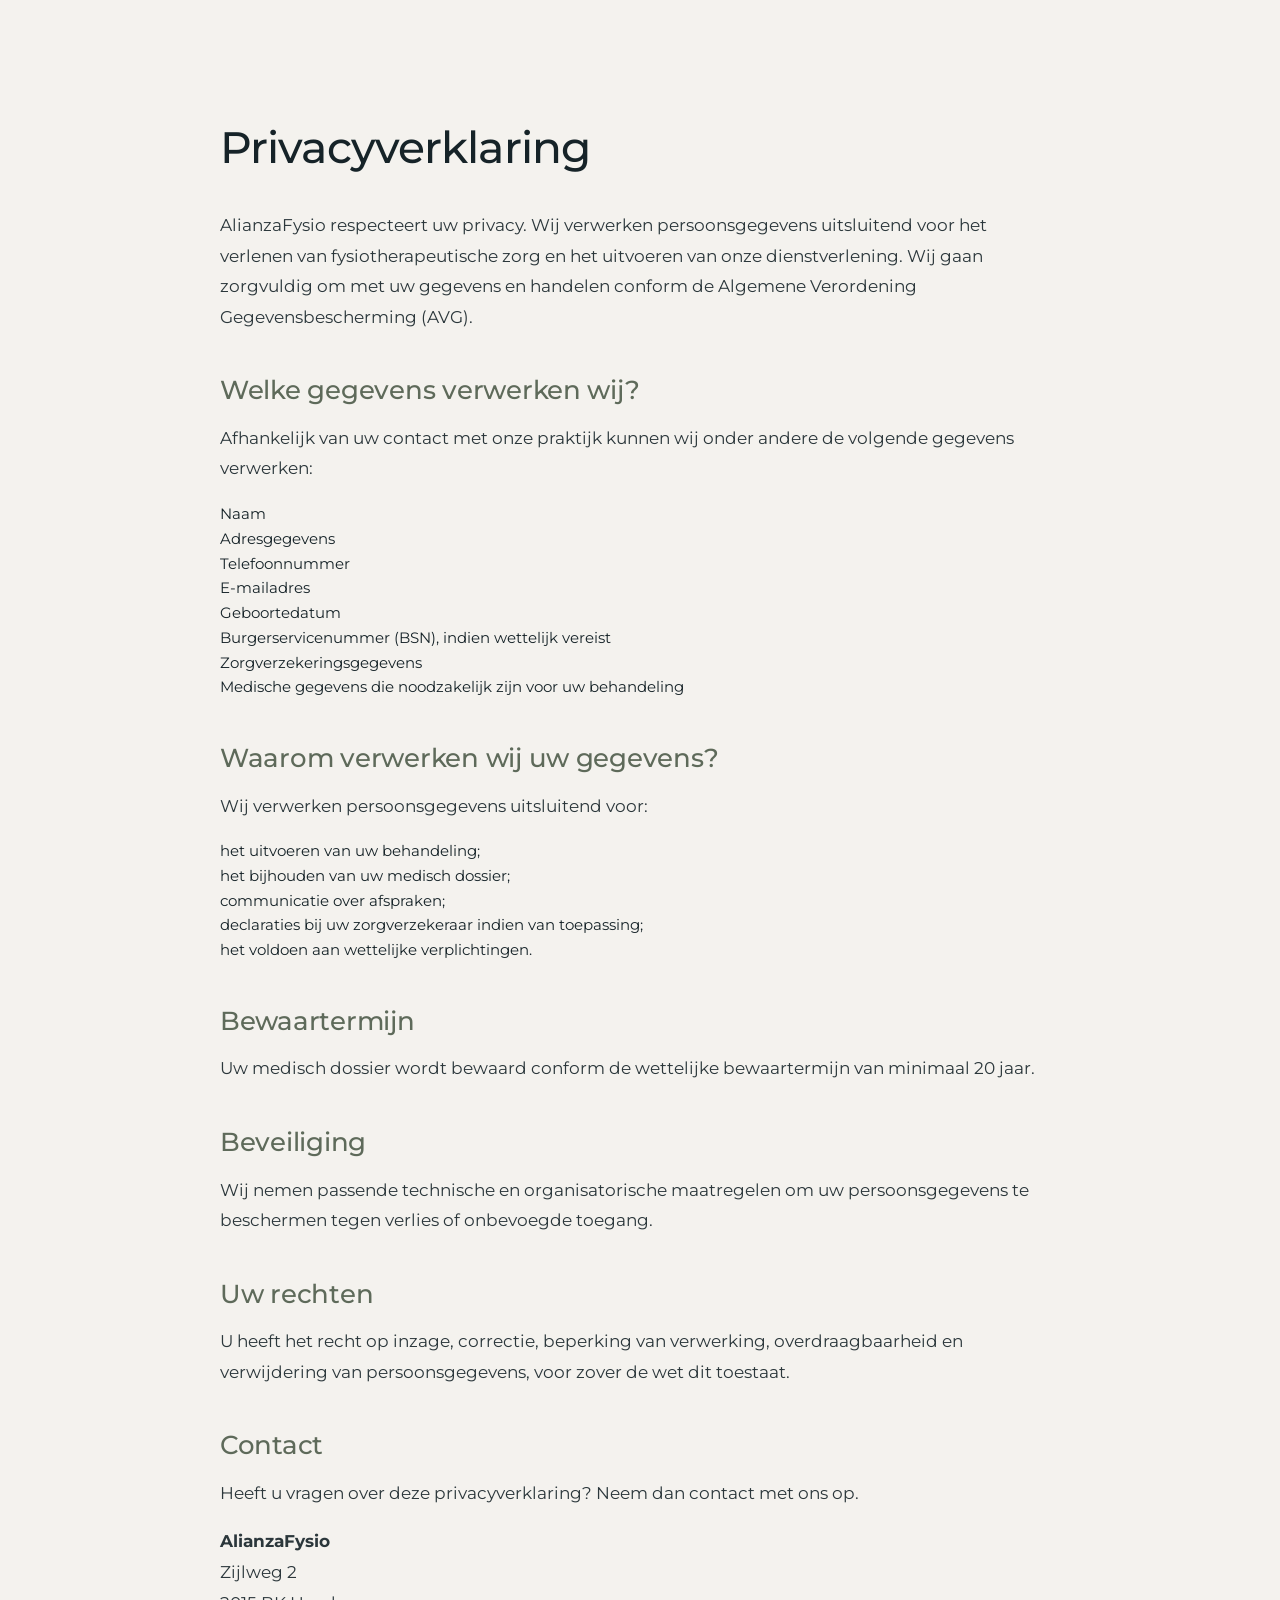
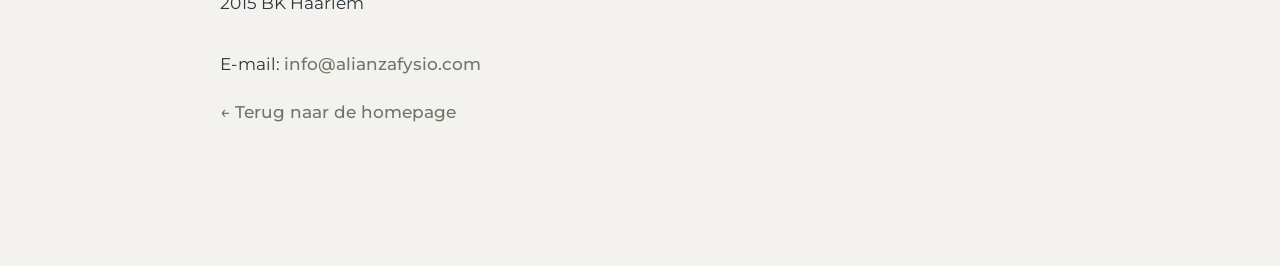
<file: privacy.html>
<!DOCTYPE html>
<html lang="nl">
<head>
<meta charset="UTF-8">
<meta name="viewport" content="width=device-width, initial-scale=1.0">

<title>Privacyverklaring | AlianzaFysio</title>

<meta name="description" content="Privacyverklaring van AlianzaFysio.">

<link rel="stylesheet" href="style.css">

</head>

<body>

<section class="legal-page">

<div class="legal-container">

<h1>Privacyverklaring</h1>

<p>
AlianzaFysio respecteert uw privacy. Wij verwerken persoonsgegevens uitsluitend
voor het verlenen van fysiotherapeutische zorg en het uitvoeren van onze dienstverlening.
Wij gaan zorgvuldig om met uw gegevens en handelen conform de Algemene Verordening
Gegevensbescherming (AVG).
</p>

<h2>Welke gegevens verwerken wij?</h2>

<p>
Afhankelijk van uw contact met onze praktijk kunnen wij onder andere de volgende
gegevens verwerken:
</p>

<ul>

<li>Naam</li>

<li>Adresgegevens</li>

<li>Telefoonnummer</li>

<li>E-mailadres</li>

<li>Geboortedatum</li>

<li>Burgerservicenummer (BSN), indien wettelijk vereist</li>

<li>Zorgverzekeringsgegevens</li>

<li>Medische gegevens die noodzakelijk zijn voor uw behandeling</li>

</ul>

<h2>Waarom verwerken wij uw gegevens?</h2>

<p>

Wij verwerken persoonsgegevens uitsluitend voor:

</p>

<ul>

<li>het uitvoeren van uw behandeling;</li>

<li>het bijhouden van uw medisch dossier;</li>

<li>communicatie over afspraken;</li>

<li>declaraties bij uw zorgverzekeraar indien van toepassing;</li>

<li>het voldoen aan wettelijke verplichtingen.</li>

</ul>

<h2>Bewaartermijn</h2>

<p>

Uw medisch dossier wordt bewaard conform de wettelijke bewaartermijn van minimaal
20 jaar.

</p>

<h2>Beveiliging</h2>

<p>

Wij nemen passende technische en organisatorische maatregelen om uw persoonsgegevens
te beschermen tegen verlies of onbevoegde toegang.

</p>

<h2>Uw rechten</h2>

<p>

U heeft het recht op inzage, correctie, beperking van verwerking, overdraagbaarheid
en verwijdering van persoonsgegevens, voor zover de wet dit toestaat.

</p>

<h2>Contact</h2>

<p>

Heeft u vragen over deze privacyverklaring?

Neem dan contact met ons op.

</p>

<p>

<strong>AlianzaFysio</strong><br>

Zijlweg 2<br>

2015 BK Haarlem<br><br>

E-mail:
<a href="mailto:info@alianzafysio.com">info@alianzafysio.com</a>

</p>

<p>

<a href="index.html">← Terug naar de homepage</a>

</p>

</div>

</section>

</body>

</html>
</file>
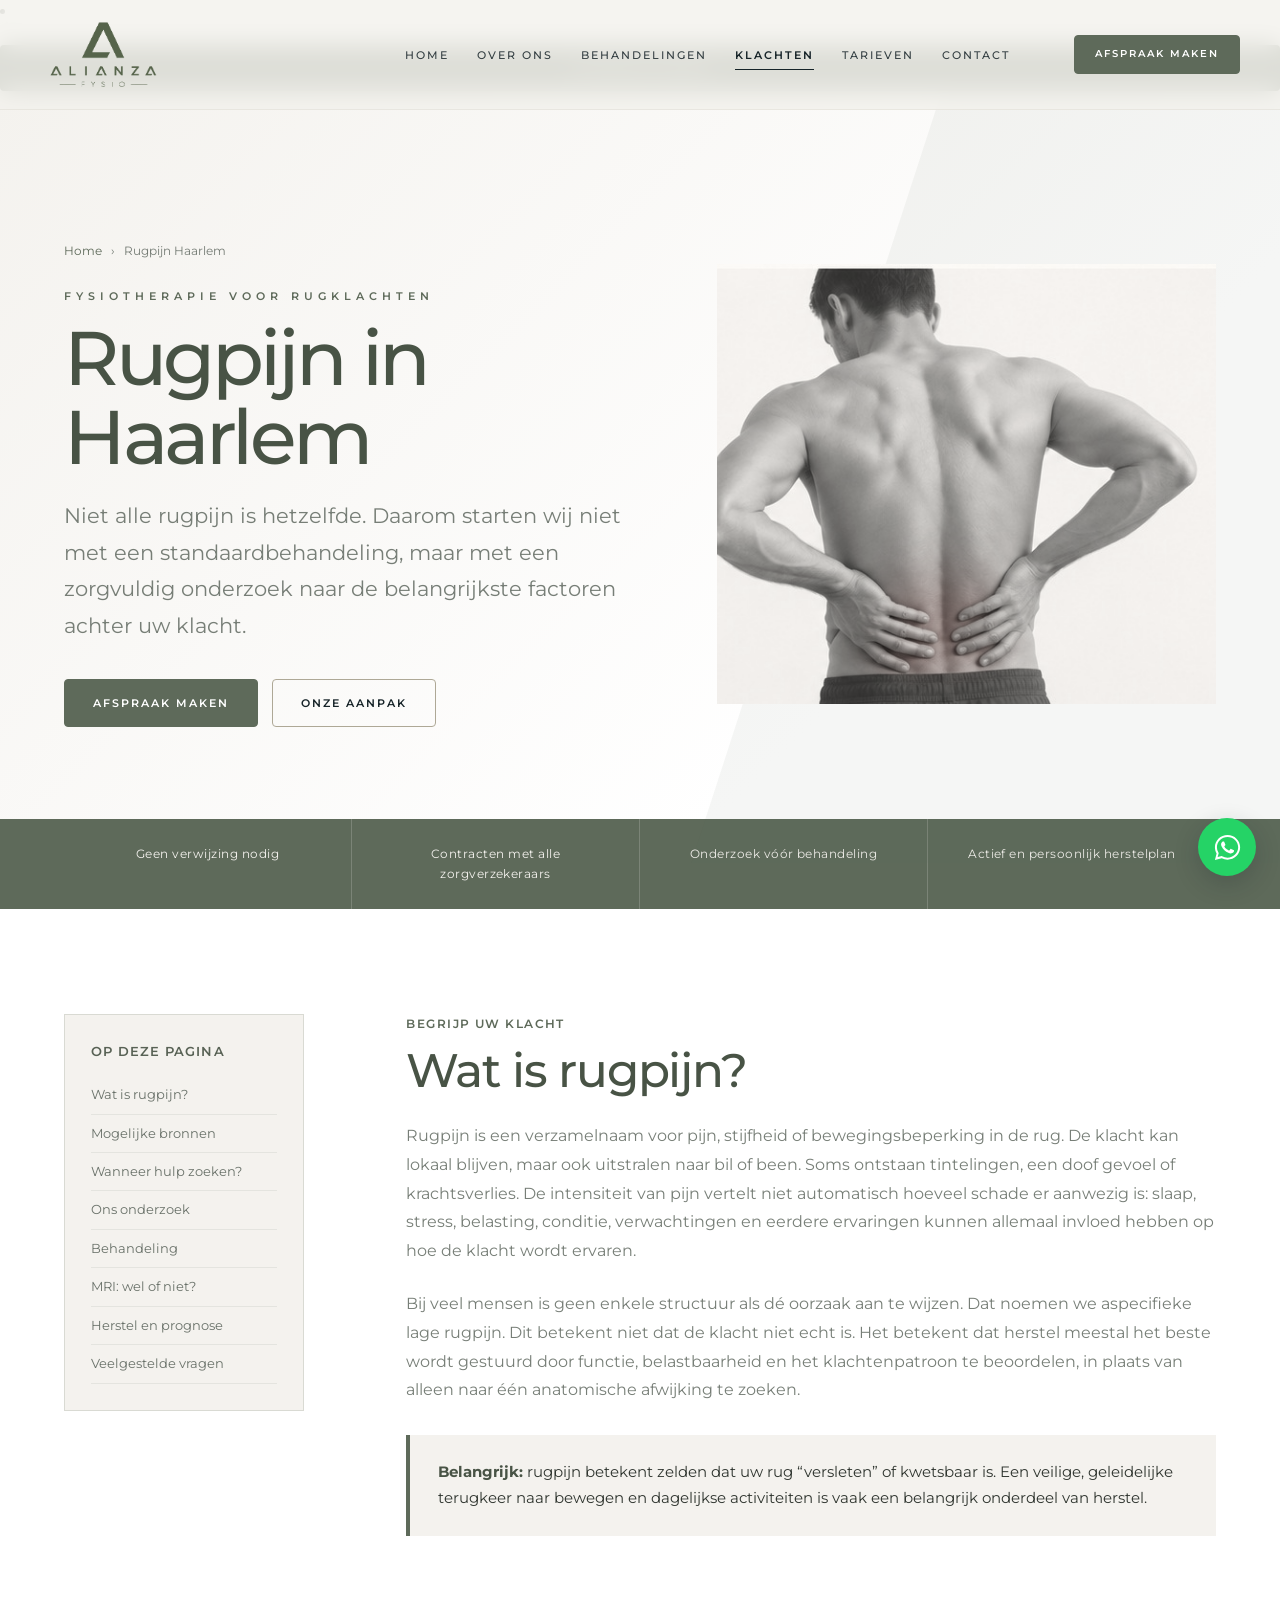
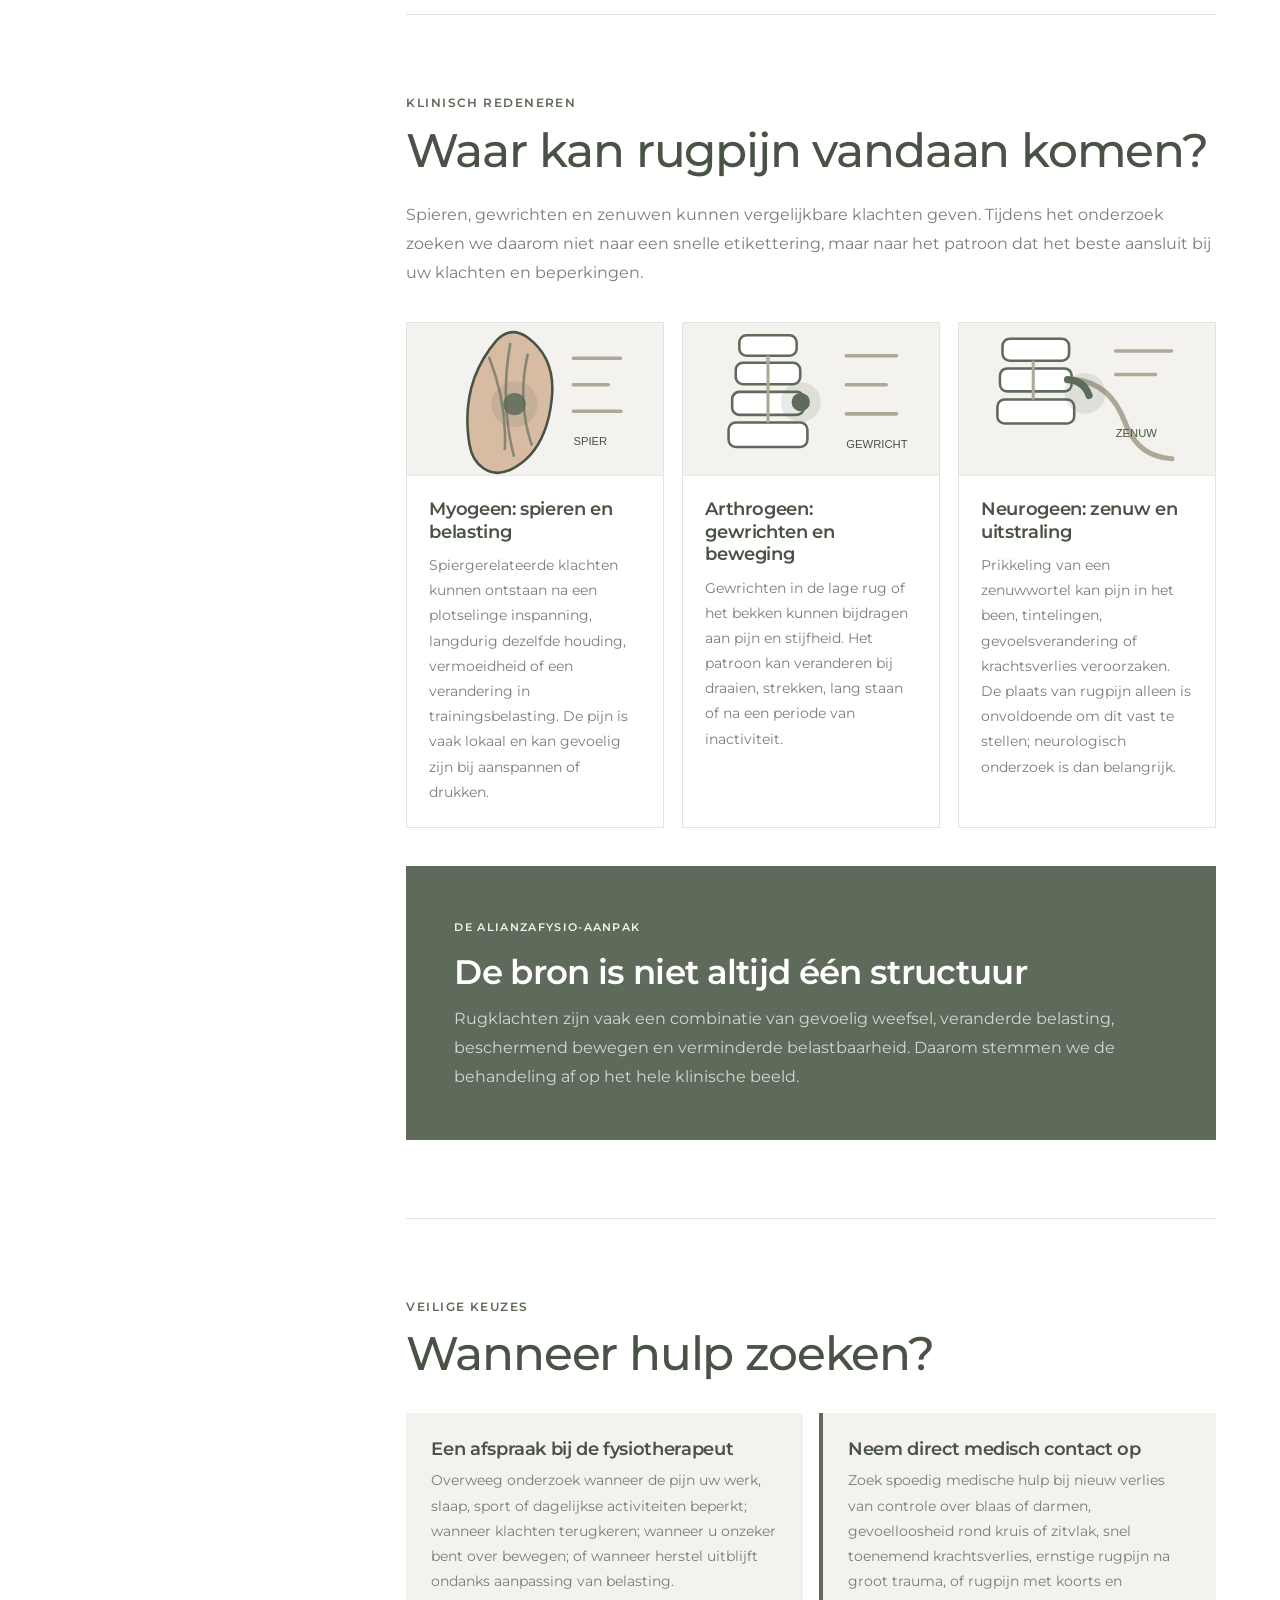
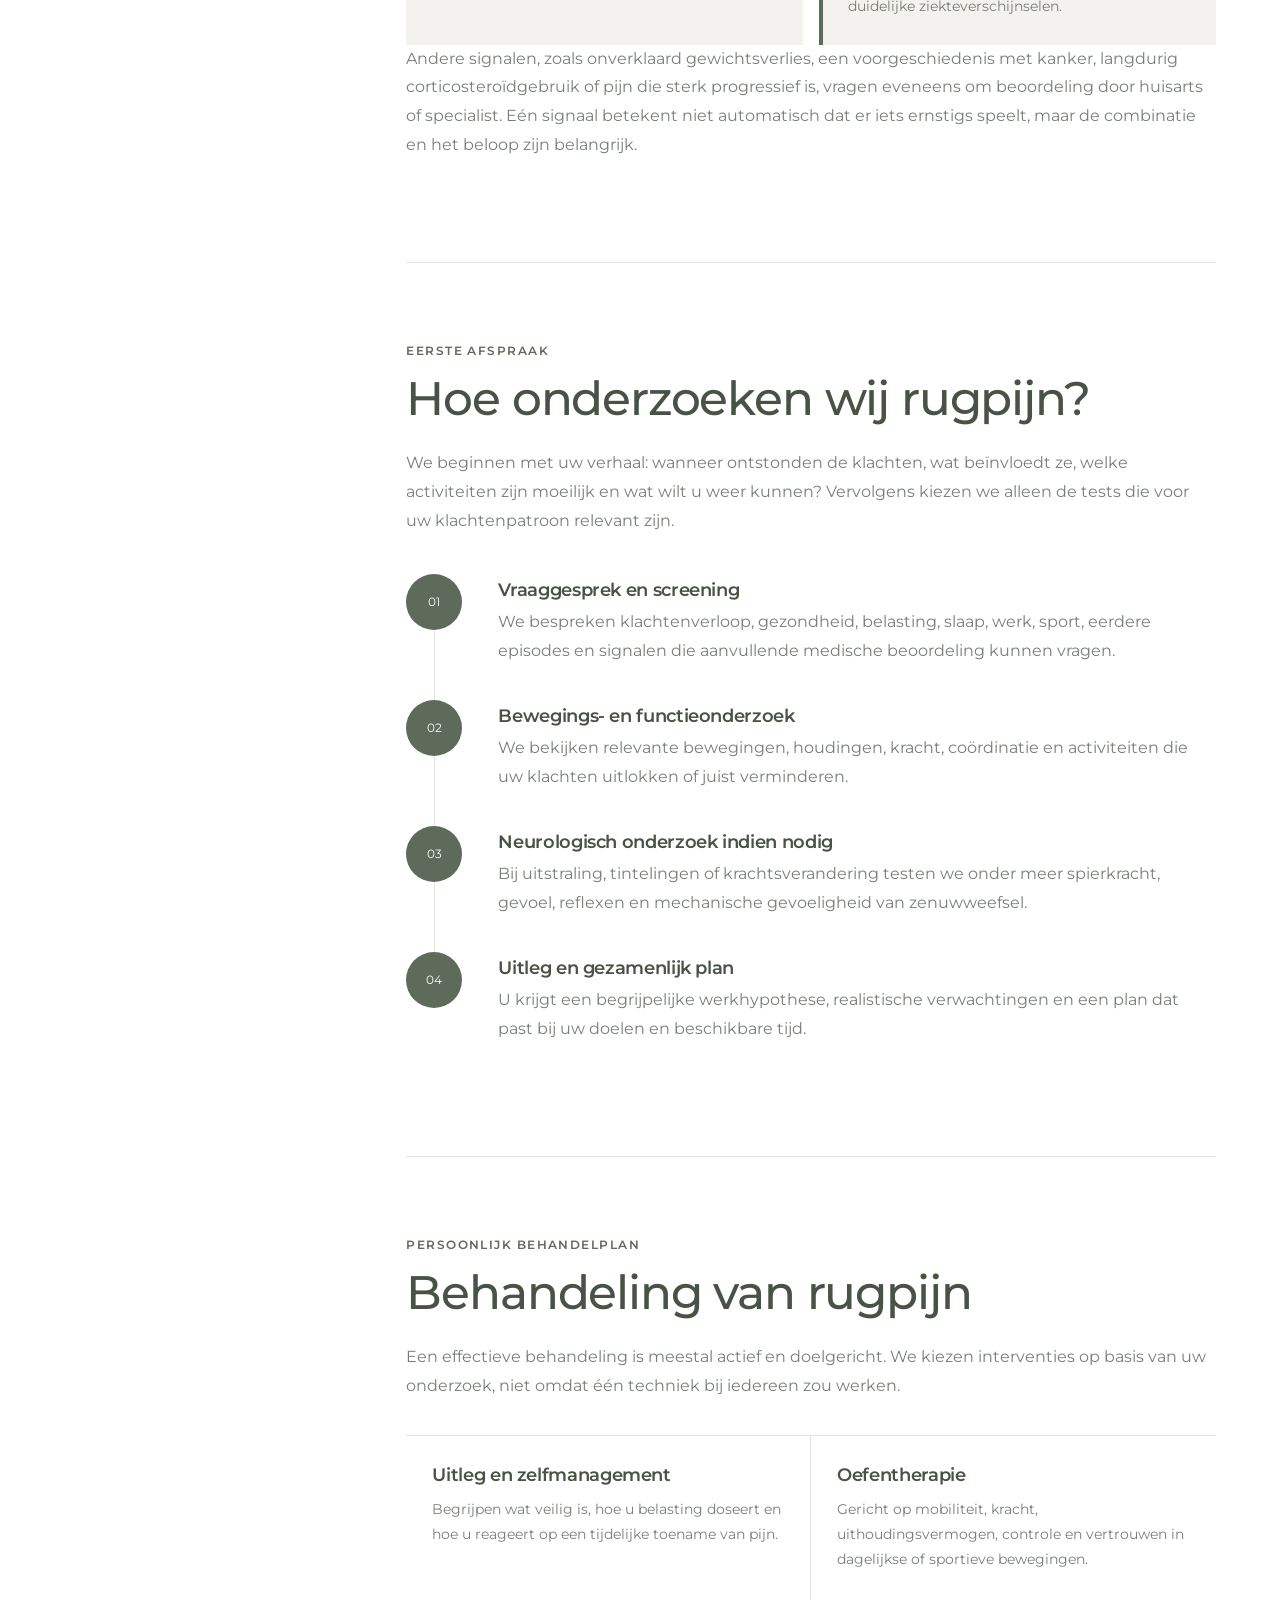
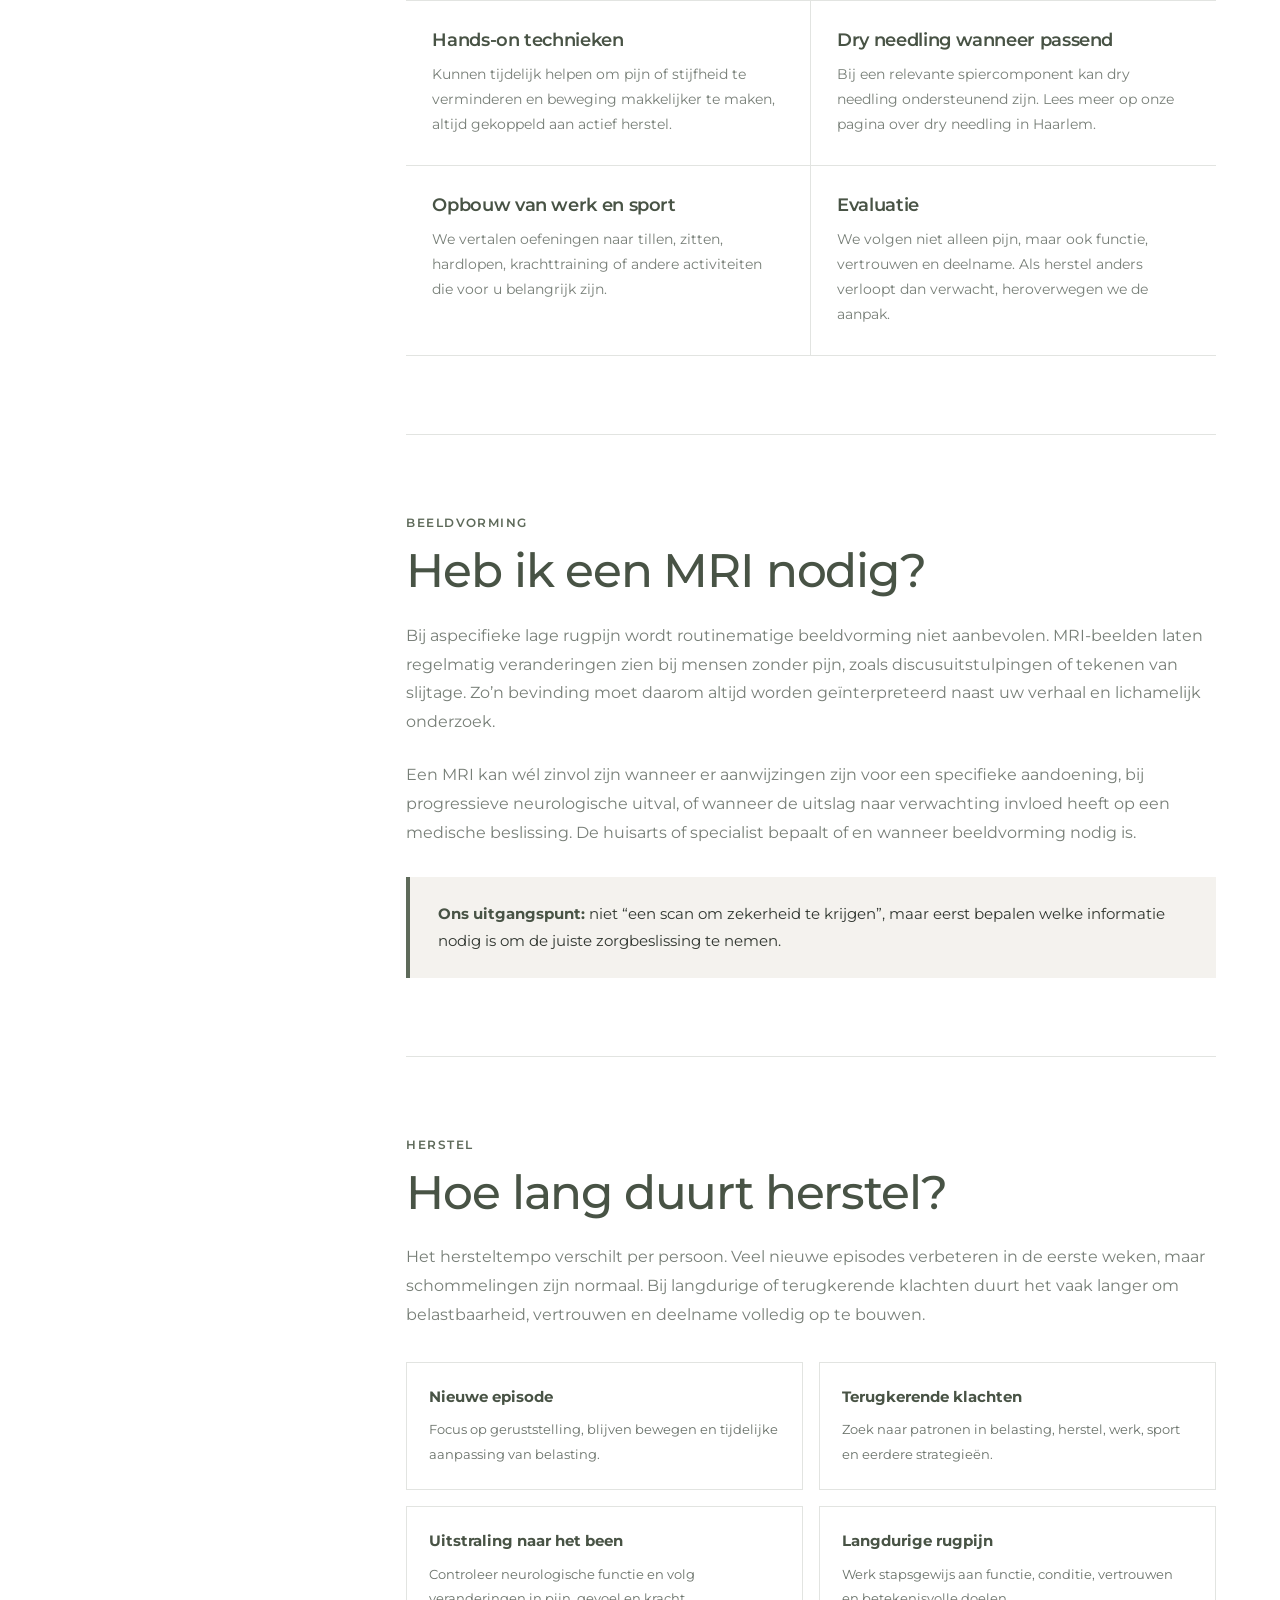
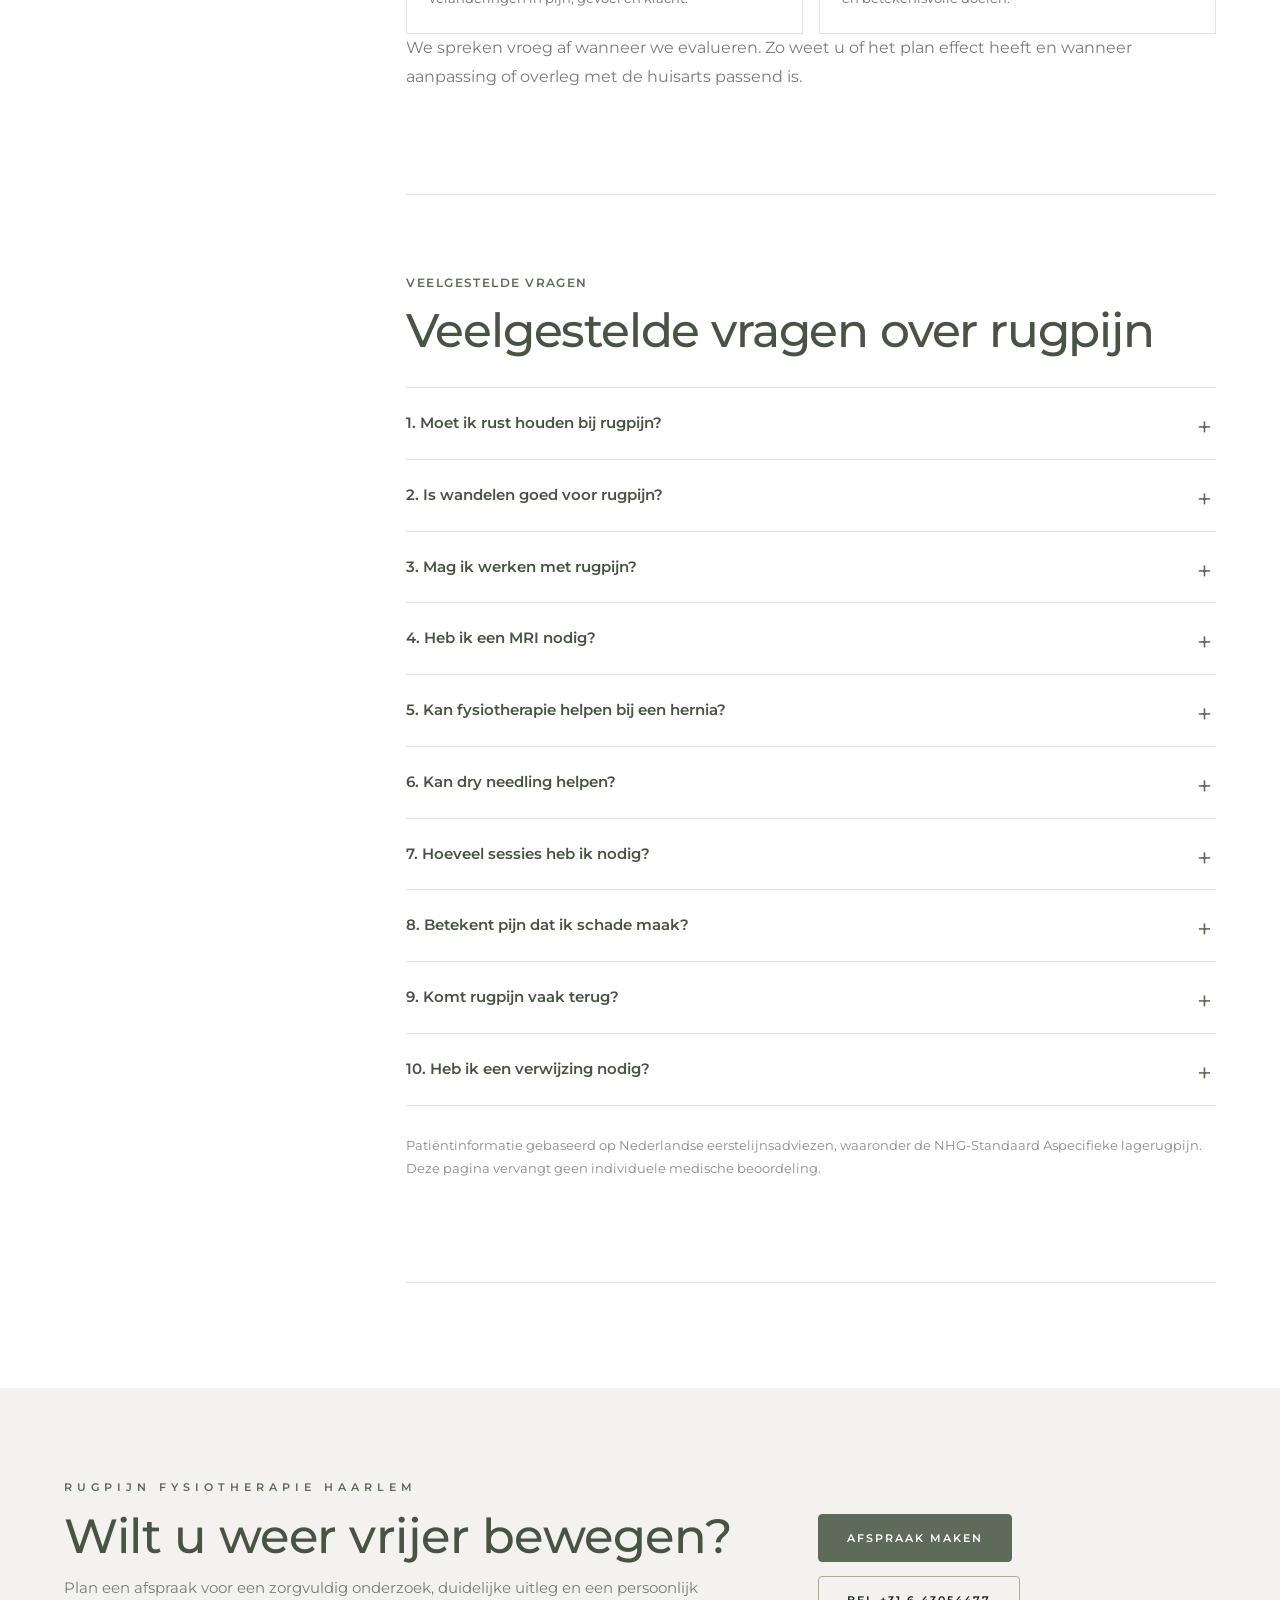
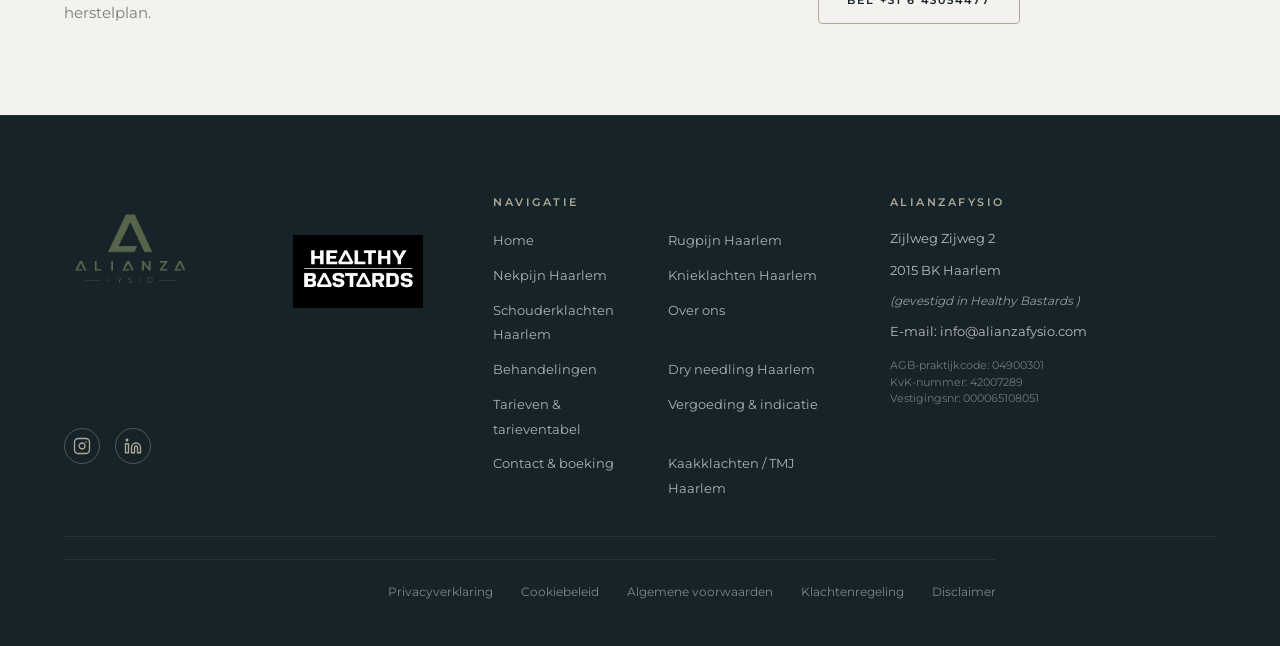
<file: rugpijn-haarlem.html>
<!DOCTYPE html>

<html lang="nl">
<head>
<!-- Google tag (gtag.js) -->
<script async="" src="https://www.googletagmanager.com/gtag/js?id=G-NNTEJQRNDR"></script>
<script>
      window.dataLayer = window.dataLayer || [];
      function gtag(){dataLayer.push(arguments);}
      gtag('js', new Date());
      gtag('config', 'G-NNTEJQRNDR');
    </script>
<meta charset="utf-8"/>
<meta content="width=device-width, initial-scale=1.0" name="viewport"/>
<title>Rugpijn Haarlem | Fysiotherapie voor rugklachten | AlianzaFysio</title>
<meta content="Rugpijn in Haarlem? Bij AlianzaFysio onderzoeken we uw klachten zorgvuldig en combineren we duidelijke uitleg, hands-on behandeling en actieve revalidatie in een persoonlijk herstelplan." name="description"/>
<meta content="index, follow, max-image-preview:large" name="robots"/>
<meta content="AlianzaFysio" name="author"/>
<meta content="#5E6A5A" name="theme-color"/>
<link href="https://alianzafysio.com/rugpijn-haarlem.html" rel="canonical"/>
<meta content="nl_NL" property="og:locale"/>
<meta content="article" property="og:type"/>
<meta content="AlianzaFysio" property="og:site_name"/>
<meta content="https://alianzafysio.com/rugpijn-haarlem.html" property="og:url"/>
<meta content="Rugpijn Haarlem | Fysiotherapie bij AlianzaFysio" property="og:title"/>
<meta content="Persoonlijke fysiotherapie voor rugpijn in Haarlem met zorgvuldig onderzoek, duidelijke uitleg, hands-on behandeling en actieve revalidatie." property="og:description"/>
<meta content="https://alianzafysio.com/assets/editorial/rugpijn-hero.jpg" property="og:image"/>
<meta content="Patiënt met lage rugklachten bij AlianzaFysio in Haarlem" property="og:image:alt"/>
<meta content="summary_large_image" name="twitter:card"/>
<meta content="Rugpijn Haarlem | AlianzaFysio" name="twitter:title"/>
<meta content="Persoonlijke fysiotherapie voor rugpijn in Haarlem met onderzoek, duidelijke uitleg en een persoonlijk actief herstelplan." name="twitter:description"/>
<meta content="https://alianzafysio.com/assets/editorial/rugpijn-hero.jpg" name="twitter:image"/>
<link href="style.css" rel="stylesheet"/>
<script type="application/ld+json">{
  "@context": "https://schema.org",
  "@graph": [
    {
      "@type": "MedicalWebPage",
      "@id": "https://alianzafysio.com/rugpijn-haarlem.html#webpage",
      "url": "https://alianzafysio.com/rugpijn-haarlem.html",
      "name": "Rugpijn Haarlem",
      "description": "Patiëntinformatie over rugpijn, onderzoek en fysiotherapeutische behandeling in Haarlem.",
      "inLanguage": "nl-NL",
      "isPartOf": {
      "@id": "https://alianzafysio.com/#website"
      },
      "about": {
        "@type": "MedicalCondition",
        "name": "Lage rugpijn"
      },
      "publisher": {
        "@id": "https://alianzafysio.com/#practice"
      }
    },
    {
      "@type": "BreadcrumbList",
      "itemListElement": [
        {
          "@type": "ListItem",
          "position": 1,
          "name": "Home",
          "item": "https://alianzafysio.com/"
        },
        {
          "@type": "ListItem",
          "position": 2,
          "name": "Rugpijn Haarlem",
          "item": "https://alianzafysio.com/rugpijn-haarlem.html"
        }
      ]
    },
    {
      "@type": "FAQPage",
      "mainEntity": [
        {
          "@type": "Question",
          "name": "Moet ik rust houden bij rugpijn?",
          "acceptedAnswer": {
            "@type": "Answer",
            "text": "Meestal is rustig blijven bewegen beter dan langdurige bedrust. Pas belasting tijdelijk aan en bouw activiteit geleidelijk op."
          }
        },
        {
          "@type": "Question",
          "name": "Heb ik een MRI nodig bij rugpijn?",
          "acceptedAnswer": {
            "@type": "Answer",
            "text": "Bij gewone lage rugpijn is beeldvorming meestal niet nodig. Een arts kan beeldvorming overwegen bij aanwijzingen voor een specifieke oorzaak of wanneer de uitslag het beleid verandert."
          }
        },
        {
          "@type": "Question",
          "name": "Kan fysiotherapie helpen bij een hernia?",
          "acceptedAnswer": {
            "@type": "Answer",
            "text": "Veel mensen met een hernia herstellen zonder operatie. Fysiotherapie kan ondersteunen met uitleg, geleidelijke belasting, oefeningen en monitoring van neurologische verschijnselen."
          }
        },
        {
          "@type": "Question",
          "name": "Hoeveel behandelingen heb ik nodig?",
          "acceptedAnswer": {
            "@type": "Answer",
            "text": "Dat hangt af van klachtenduur, beperkingen, hersteltempo en doelen. Na het onderzoek bespreken we een realistische eerste behandelperiode en evaluatiemoment."
          }
        }
      ]
    }
  ]
}</script></head>
<body class="treatment-detail-page">
<header class="site-header" id="site-header">
<div class="header-container container">
<a aria-label="AlianzaFysio homepage" class="logo-link" href="index.html#home"><span class="logo-img-wrapper"><img alt="AlianzaFysio logo" class="site-logo-img" src="assets/ALIANZATRA.png"/></span></a>
<nav aria-label="Hoofdnavigatie" class="desktop-nav">
<ul class="nav-list">
<li><a class="nav-link" href="index.html#home">Home</a></li>
<li><a class="nav-link" href="index.html#about">Over ons</a></li>
<li><a class="nav-link" href="index.html#treatments">Behandelingen</a></li>
<li><a class="nav-link active-link" href="index.html#klachten">Klachten</a></li>
<li><a class="nav-link" href="index.html#tarieven">Tarieven</a></li>
<li><a class="nav-link" href="index.html#contact">Contact</a></li>
</ul>
</nav>

<!-- Book CTA Button -->
<div class="header-cta">
<a class="btn btn-header" href="index.html#contact">Afspraak maken</a>
</div>

<!-- Hamburger Button for Mobile -->
<button aria-controls="mobile-nav"
        aria-expanded="false"
        aria-label="Menu openen"
        class="mobile-nav-toggle">
<span class="hamburger-line"></span>
<span class="hamburger-line"></span>
<span class="hamburger-line"></span>
</button>

</div>
</header>

<!-- Mobile Drawer Navigation -->
<nav aria-hidden="true"
     aria-label="Mobiele navigatie"
     class="mobile-nav"
     id="mobile-nav">

<ul class="mobile-nav-list">
<li><a class="mobile-nav-link" href="index.html#home">Home</a></li>
<li><a class="mobile-nav-link" href="index.html#about">Over ons</a></li>
<li><a class="mobile-nav-link" href="index.html#treatments">Behandelingen</a></li>
<li><a class="mobile-nav-link" href="index.html#klachten">Klachten</a></li>
<li><a class="mobile-nav-link" href="index.html#tarieven">Tarieven</a></li>
<li><a class="mobile-nav-link" href="index.html#contact">Contact</a></li>
<li><a class="btn btn-mobile-cta" href="index.html#contact">Afspraak maken</a></li>
</ul>

</nav>
<li>
<a class="btn btn-mobile-cta" href="index.html#contact">
Afspraak maken
</a>
</li>

</ul>
</nav>

<main>
      
<section class="detail-hero rug-hero"><div class="container detail-hero-grid"><div class="detail-hero-copy fade-in-section"><nav aria-label="Broodkruimel" class="detail-breadcrumb"><a href="index.html">Home</a><span>›</span><span>Rugpijn Haarlem</span></nav><span class="sub-headline">Fysiotherapie voor rugklachten</span><h1>Rugpijn in Haarlem</h1><p class="detail-lead">Niet alle rugpijn is hetzelfde. Daarom starten wij niet met een standaardbehandeling, maar met een zorgvuldig onderzoek naar de belangrijkste factoren achter uw klacht.</p><div class="detail-actions"><a class="btn btn-primary" href="index.html#contact">Afspraak maken</a><a class="btn btn-secondary" href="#onderzoek">Onze aanpak</a></div></div><div class="detail-hero-image fade-in-section"><img alt="Zwart-witfoto van een patiënt met lage-rugklachten" height="720" src="assets/editorial/rugpijn-hero.jpg" width="900"/></div></div></section>
<section class="detail-trust"><div class="container detail-trust-grid"><span>Geen verwijzing nodig</span><span>Contracten met alle zorgverzekeraars</span><span>Onderzoek vóór behandeling</span><span>Actief en persoonlijk herstelplan</span></div></section>
<section class="detail-content"><div class="container detail-layout"><aside class="detail-toc"><p class="detail-toc-title">Op deze pagina</p><a href="#wat-is-rugpijn">Wat is rugpijn?</a><a href="#bronnen">Mogelijke bronnen</a><a href="#hulp">Wanneer hulp zoeken?</a><a href="#onderzoek">Ons onderzoek</a><a href="#behandeling">Behandeling</a><a href="#mri">MRI: wel of niet?</a><a href="#prognose">Herstel en prognose</a><a href="#faq">Veelgestelde vragen</a></aside>
<article>
<section class="detail-block" id="wat-is-rugpijn"><span class="detail-kicker">Begrijp uw klacht</span><h2>Wat is rugpijn?</h2><p>Rugpijn is een verzamelnaam voor pijn, stijfheid of bewegingsbeperking in de rug. De klacht kan lokaal blijven, maar ook uitstralen naar bil of been. Soms ontstaan tintelingen, een doof gevoel of krachtsverlies. De intensiteit van pijn vertelt niet automatisch hoeveel schade er aanwezig is: slaap, stress, belasting, conditie, verwachtingen en eerdere ervaringen kunnen allemaal invloed hebben op hoe de klacht wordt ervaren.</p><p>Bij veel mensen is geen enkele structuur als dé oorzaak aan te wijzen. Dat noemen we aspecifieke lage rugpijn. Dit betekent niet dat de klacht niet echt is. Het betekent dat herstel meestal het beste wordt gestuurd door functie, belastbaarheid en het klachtenpatroon te beoordelen, in plaats van alleen naar één anatomische afwijking te zoeken.</p><div class="detail-highlight"><strong>Belangrijk:</strong> rugpijn betekent zelden dat uw rug “versleten” of kwetsbaar is. Een veilige, geleidelijke terugkeer naar bewegen en dagelijkse activiteiten is vaak een belangrijk onderdeel van herstel.</div></section>
<section class="detail-block" id="bronnen"><span class="detail-kicker">Klinisch redeneren</span><h2>Waar kan rugpijn vandaan komen?</h2><p>Spieren, gewrichten en zenuwen kunnen vergelijkbare klachten geven. Tijdens het onderzoek zoeken we daarom niet naar een snelle etikettering, maar naar het patroon dat het beste aansluit bij uw klachten en beperkingen.</p><div class="pain-source-grid"><article class="pain-source-card"><img alt="Illustratie van spiergerelateerde rugpijn" loading="lazy" src="assets/illustrations/myogeen.svg"/><div><h3>Myogeen: spieren en belasting</h3><p>Spiergerelateerde klachten kunnen ontstaan na een plotselinge inspanning, langdurig dezelfde houding, vermoeidheid of een verandering in trainingsbelasting. De pijn is vaak lokaal en kan gevoelig zijn bij aanspannen of drukken.</p></div></article><article class="pain-source-card"><img alt="Illustratie van gewrichtsgerelateerde rugpijn" loading="lazy" src="assets/illustrations/arthrogeen.svg"/><div><h3>Arthrogeen: gewrichten en beweging</h3><p>Gewrichten in de lage rug of het bekken kunnen bijdragen aan pijn en stijfheid. Het patroon kan veranderen bij draaien, strekken, lang staan of na een periode van inactiviteit.</p></div></article><article class="pain-source-card"><img alt="Illustratie van zenuwgerelateerde rugpijn" loading="lazy" src="assets/illustrations/neurogeen.svg"/><div><h3>Neurogeen: zenuw en uitstraling</h3><p>Prikkeling van een zenuwwortel kan pijn in het been, tintelingen, gevoelsverandering of krachtsverlies veroorzaken. De plaats van rugpijn alleen is onvoldoende om dit vast te stellen; neurologisch onderzoek is dan belangrijk.</p></div></article></div><div class="detail-philosophy"><span>De AlianzaFysio-aanpak</span><h3>De bron is niet altijd één structuur</h3><p>Rugklachten zijn vaak een combinatie van gevoelig weefsel, veranderde belasting, beschermend bewegen en verminderde belastbaarheid. Daarom stemmen we de behandeling af op het hele klinische beeld.</p></div></section>
<section class="detail-block" id="hulp"><span class="detail-kicker">Veilige keuzes</span><h2>Wanneer hulp zoeken?</h2><div class="detail-grid-2"><div class="detail-info-card"><h3>Een afspraak bij de fysiotherapeut</h3><p>Overweeg onderzoek wanneer de pijn uw werk, slaap, sport of dagelijkse activiteiten beperkt; wanneer klachten terugkeren; wanneer u onzeker bent over bewegen; of wanneer herstel uitblijft ondanks aanpassing van belasting.</p></div><div class="detail-info-card urgent-card"><h3>Neem direct medisch contact op</h3><p>Zoek spoedig medische hulp bij nieuw verlies van controle over blaas of darmen, gevoelloosheid rond kruis of zitvlak, snel toenemend krachtsverlies, ernstige rugpijn na groot trauma, of rugpijn met koorts en duidelijke ziekteverschijnselen.</p></div></div><p>Andere signalen, zoals onverklaard gewichtsverlies, een voorgeschiedenis met kanker, langdurig corticosteroïdgebruik of pijn die sterk progressief is, vragen eveneens om beoordeling door huisarts of specialist. Eén signaal betekent niet automatisch dat er iets ernstigs speelt, maar de combinatie en het beloop zijn belangrijk.</p></section>
<section class="detail-block" id="onderzoek"><span class="detail-kicker">Eerste afspraak</span><h2>Hoe onderzoeken wij rugpijn?</h2><p>We beginnen met uw verhaal: wanneer ontstonden de klachten, wat beïnvloedt ze, welke activiteiten zijn moeilijk en wat wilt u weer kunnen? Vervolgens kiezen we alleen de tests die voor uw klachtenpatroon relevant zijn.</p><ol class="detail-timeline"><li><span>01</span><div><h3>Vraaggesprek en screening</h3><p>We bespreken klachtenverloop, gezondheid, belasting, slaap, werk, sport, eerdere episodes en signalen die aanvullende medische beoordeling kunnen vragen.</p></div></li><li><span>02</span><div><h3>Bewegings- en functieonderzoek</h3><p>We bekijken relevante bewegingen, houdingen, kracht, coördinatie en activiteiten die uw klachten uitlokken of juist verminderen.</p></div></li><li><span>03</span><div><h3>Neurologisch onderzoek indien nodig</h3><p>Bij uitstraling, tintelingen of krachtsverandering testen we onder meer spierkracht, gevoel, reflexen en mechanische gevoeligheid van zenuwweefsel.</p></div></li><li><span>04</span><div><h3>Uitleg en gezamenlijk plan</h3><p>U krijgt een begrijpelijke werkhypothese, realistische verwachtingen en een plan dat past bij uw doelen en beschikbare tijd.</p></div></li></ol></section>
<section class="detail-block" id="behandeling"><span class="detail-kicker">Persoonlijk behandelplan</span><h2>Behandeling van rugpijn</h2><p>Een effectieve behandeling is meestal actief en doelgericht. We kiezen interventies op basis van uw onderzoek, niet omdat één techniek bij iedereen zou werken.</p><div class="detail-condition-list"><div><h3>Uitleg en zelfmanagement</h3><p>Begrijpen wat veilig is, hoe u belasting doseert en hoe u reageert op een tijdelijke toename van pijn.</p></div><div><h3>Oefentherapie</h3><p>Gericht op mobiliteit, kracht, uithoudingsvermogen, controle en vertrouwen in dagelijkse of sportieve bewegingen.</p></div><div><h3>Hands-on technieken</h3><p>Kunnen tijdelijk helpen om pijn of stijfheid te verminderen en beweging makkelijker te maken, altijd gekoppeld aan actief herstel.</p></div><div><h3>Dry needling wanneer passend</h3><p>Bij een relevante spiercomponent kan dry needling ondersteunend zijn. Lees meer op onze <a href="dry-needling-haarlem.html">pagina over dry needling in Haarlem</a>.</p></div><div><h3>Opbouw van werk en sport</h3><p>We vertalen oefeningen naar tillen, zitten, hardlopen, krachttraining of andere activiteiten die voor u belangrijk zijn.</p></div><div><h3>Evaluatie</h3><p>We volgen niet alleen pijn, maar ook functie, vertrouwen en deelname. Als herstel anders verloopt dan verwacht, heroverwegen we de aanpak.</p></div></div></section>
<section class="detail-block" id="mri"><span class="detail-kicker">Beeldvorming</span><h2>Heb ik een MRI nodig?</h2><p>Bij aspecifieke lage rugpijn wordt routinematige beeldvorming niet aanbevolen. MRI-beelden laten regelmatig veranderingen zien bij mensen zonder pijn, zoals discusuitstulpingen of tekenen van slijtage. Zo’n bevinding moet daarom altijd worden geïnterpreteerd naast uw verhaal en lichamelijk onderzoek.</p><p>Een MRI kan wél zinvol zijn wanneer er aanwijzingen zijn voor een specifieke aandoening, bij progressieve neurologische uitval, of wanneer de uitslag naar verwachting invloed heeft op een medische beslissing. De huisarts of specialist bepaalt of en wanneer beeldvorming nodig is.</p><div class="detail-highlight"><strong>Ons uitgangspunt:</strong> niet “een scan om zekerheid te krijgen”, maar eerst bepalen welke informatie nodig is om de juiste zorgbeslissing te nemen.</div></section>
<section class="detail-block" id="prognose"><span class="detail-kicker">Herstel</span><h2>Hoe lang duurt herstel?</h2><p>Het hersteltempo verschilt per persoon. Veel nieuwe episodes verbeteren in de eerste weken, maar schommelingen zijn normaal. Bij langdurige of terugkerende klachten duurt het vaak langer om belastbaarheid, vertrouwen en deelname volledig op te bouwen.</p><div class="detail-grid-2"><div class="detail-mini-card"><strong>Nieuwe episode</strong><span>Focus op geruststelling, blijven bewegen en tijdelijke aanpassing van belasting.</span></div><div class="detail-mini-card"><strong>Terugkerende klachten</strong><span>Zoek naar patronen in belasting, herstel, werk, sport en eerdere strategieën.</span></div><div class="detail-mini-card"><strong>Uitstraling naar het been</strong><span>Controleer neurologische functie en volg veranderingen in pijn, gevoel en kracht.</span></div><div class="detail-mini-card"><strong>Langdurige rugpijn</strong><span>Werk stapsgewijs aan functie, conditie, vertrouwen en betekenisvolle doelen.</span></div></div><p>We spreken vroeg af wanneer we evalueren. Zo weet u of het plan effect heeft en wanneer aanpassing of overleg met de huisarts passend is.</p></section>
<section class="detail-block" id="faq"><span class="detail-kicker">Veelgestelde vragen</span><h2>Veelgestelde vragen over rugpijn</h2><div class="detail-faq"><details><summary>1. Moet ik rust houden bij rugpijn?</summary><p>Langdurige bedrust wordt meestal afgeraden. Rustig blijven bewegen en activiteiten tijdelijk aanpassen helpt doorgaans beter. Een korte pauze kan prettig zijn, maar probeer regelmatig van houding te wisselen.</p></details><details><summary>2. Is wandelen goed voor rugpijn?</summary><p>Voor veel mensen is wandelen een geschikte manier om actief te blijven. Begin met een haalbare duur en bouw geleidelijk op. De reactie in de uren erna is belangrijker dan een tijdelijke lichte toename tijdens het lopen.</p></details><details><summary>3. Mag ik werken met rugpijn?</summary><p>Vaak wel, eventueel met tijdelijke aanpassingen in duur, houding, tillen of pauzes. Volledig stoppen is niet altijd nodig. We kunnen helpen een realistische opbouw te maken.</p></details><details><summary>4. Heb ik een MRI nodig?</summary><p>Meestal niet bij gewone lage rugpijn. Beeldvorming wordt vooral overwogen wanneer er aanwijzingen zijn voor een specifieke oorzaak of wanneer de uitslag een medische beslissing kan veranderen.</p></details><details><summary>5. Kan fysiotherapie helpen bij een hernia?</summary><p>Veel mensen met een hernia herstellen zonder operatie. Fysiotherapie kan helpen bij bewegen, opbouw van belasting, uitleg en het volgen van neurologische symptomen. Bij toenemend krachtsverlies is medische beoordeling belangrijk.</p></details><details><summary>6. Kan dry needling helpen?</summary><p>Wanneer spieren duidelijk bijdragen aan de klacht, kan dry needling tijdelijk pijn of spanning verminderen. Het wordt bij AlianzaFysio alleen gebruikt als onderdeel van een breder actief behandelplan.</p></details><details><summary>7. Hoeveel sessies heb ik nodig?</summary><p>Dat hangt af van klachtenduur, beperkingen, hersteltempo en doelen. Na het eerste onderzoek bespreken we een eerste behandelperiode en een duidelijk evaluatiemoment.</p></details><details><summary>8. Betekent pijn dat ik schade maak?</summary><p>Niet automatisch. Pijn is een beschermend signaal en kan gevoeliger worden door meerdere factoren. We helpen u onderscheid te maken tussen normale reacties op opbouw en signalen die aanpassing vragen.</p></details><details><summary>9. Komt rugpijn vaak terug?</summary><p>Terugkerende episodes komen voor. Dat betekent niet dat uw rug zwak is. Herkennen van vroege signalen, actief blijven en een passend plan voor belasting kunnen helpen om toekomstige episodes beter op te vangen.</p></details><details><summary>10. Heb ik een verwijzing nodig?</summary><p>Meestal niet. U kunt doorgaans rechtstreeks een afspraak maken via Directe Toegankelijkheid Fysiotherapie. Wanneer medische beoordeling nodig is, adviseren wij contact met uw huisarts.</p></details></div><p class="source-note">Patiëntinformatie gebaseerd op Nederlandse eerstelijnsadviezen, waaronder de NHG-Standaard Aspecifieke lagerugpijn. Deze pagina vervangt geen individuele medische beoordeling.</p></section>
</article></div></section>
<section class="detail-final-cta"><div class="container detail-final-cta-inner"><div><span class="sub-headline">Rugpijn fysiotherapie Haarlem</span><h2>Wilt u weer vrijer bewegen?</h2><p>Plan een afspraak voor een zorgvuldig onderzoek, duidelijke uitleg en een persoonlijk herstelplan.</p></div><div class="detail-actions"><a class="btn btn-primary" href="index.html#contact">Afspraak maken</a><a class="btn btn-secondary" href="tel:+31643054477">Bel +31 6 43054477</a></div></div></section>
</main>
<footer class="site-footer bg-footer text-white">
<div class="container footer-container">
<div class="footer-top-grid">

<!-- Col 1: Logo, Statement & Social -->
<div class="footer-col-brand">

<div class="footer-logo-wrapper footer-logos">
<span class="logo-img-wrapper text-light">
<img alt="AlianzaFysio Logo"
     class="site-logo-img"
     src="assets/ALIANZATRA.png"/>
</span>

<a href="https://healthybastards.nl" target="_blank">
<img alt="Healthy Bastards"
     class="site-logo-img hb-logo"
     src="assets/hb.jpg"/>
</a>
</div>

<p class="footer-brand-statement">
“Persoonlijke zorg. Evidence-based aanpak. Gericht op duurzaam herstel.”
</p>

<div class="footer-social-wrapper">

<a aria-label="AlianzaFysio Instagram"
   class="social-icon-link"
   href="https://instagram.com/alianzafysio"
   rel="noopener noreferrer"
   target="_blank">

<svg class="svg-social" viewBox="0 0 24 24" xmlns="http://www.w3.org/2000/svg">
<rect fill="none" height="20" rx="5" ry="5"
      stroke="#AEA896" stroke-width="1.8"
      width="20" x="2" y="2"></rect>
<path d="M16 11.37A4 4 0 1 1 12.63 8 4 4 0 0 1 16 11.37z"
      fill="none" stroke="#AEA896" stroke-width="1.8"></path>
<line stroke="#AEA896" stroke-linecap="round" stroke-width="2"
      x1="17.5" x2="17.51" y1="6.5" y2="6.5"></line>
</svg>
</a>

<a aria-label="AlianzaFysio LinkedIn"
   class="social-icon-link"
   href="https://linkedin.com/company/alianzafysio"
   rel="noopener noreferrer"
   target="_blank">

<svg class="svg-social" viewBox="0 0 24 24" xmlns="http://www.w3.org/2000/svg">
<path d="M16 8a6 6 0 0 1 6 6v7h-4v-7a2 2 0 0 0-2-2 2 2 0 0 0-2 2v7h-4v-7a6 6 0 0 1 6-6z"
      fill="none" stroke="#AEA896" stroke-width="1.8"></path>
<rect fill="none" height="12" stroke="#AEA896"
      stroke-width="1.8" width="4" x="2" y="9"></rect>
<circle cx="4" cy="4" fill="#AEA896" r="2"></circle>
</svg>
</a>

</div>

</div>


<!-- Col 2: Navigation -->
<div class="footer-col-nav">

<h4 class="footer-col-title">Navigatie</h4>

<ul class="footer-links-list">
<li><a href="index.html#home">Home</a></li>
<li><a href="rugpijn-haarlem.html">Rugpijn Haarlem</a></li>
<li><a href="nekpijn-haarlem.html">Nekpijn Haarlem</a></li>
<li><a href="knieklachten-haarlem.html">Knieklachten Haarlem</a></li>
<li><a href="schouderklachten-haarlem.html">Schouderklachten Haarlem</a></li>
<li><a href="index.html#about">Over ons</a></li>
<li><a href="index.html#treatments">Behandelingen</a></li>
<li><a href="dry-needling-haarlem.html">Dry needling Haarlem</a></li>
<li><a href="index.html#tarieven">Tarieven &amp; tarieventabel</a></li>
<li><a href="index.html#vergoeding">Vergoeding &amp; indicatie</a></li>
<li><a href="index.html#contact">Contact &amp; boeking</a></li>
<li><a href="tmj-kaakklachten-haarlem.html">Kaakklachten / TMJ Haarlem</a></li>
</ul>

</div>


<!-- Col 3: Contact -->
<div class="footer-col-contact">

<h4 class="footer-col-title">AlianzaFysio</h4>

<p class="footer-contact-info">Zijlweg Zijweg 2</p>
<p class="footer-contact-info">2015 BK Haarlem</p>

<p class="footer-contact-info">
<span class="footer-gym-note">
(gevestigd in
<a href="https://healthy-bastards.nl/"
   rel="noopener noreferrer"
   target="_blank">
Healthy Bastards
</a>)
</span>
</p>

<p class="footer-contact-info">
E-mail:
<a href="mailto:info@alianzafysio.com">
info@alianzafysio.com
</a>
</p>

<p class="footer-contact-info"
   style="margin-top:15px;font-size:11px;opacity:0.5;line-height:1.5;">
AGB-praktijkcode: 04900301<br/>
KvK-nummer: 42007289<br/>
Vestigingsnr: 000065108051
</p>

</div>

</div>
<div class="footer-bottom-strip">
<div class="footer-bottom-strip">
<p class="copyright-text">© 2026 AlianzaFysio. Alle rechten voorbehouden.</p>
<div class="footer-legal-links">
<a href="privacy.html">Privacyverklaring</a>
<a href="cookiebeleid.html">Cookiebeleid</a>
<a href="algemene-voorwaarden.html">Algemene voorwaarden</a>
<a href="klachtenregeling.html">Klachtenregeling</a>
<a href="disclaimer.html">Disclaimer</a>
</div>
</div>
</footer>
<!-- Floating WhatsApp button -->
<a aria-label="Neem contact op met AlianzaFysio via WhatsApp" class="whatsapp-button" href="https://wa.me/31643054477?text=Hallo%20AlianzaFysio%2C%20ik%20wil%20graag%20een%20afspraak%20maken." rel="noopener noreferrer" target="_blank" title="WhatsApp ons">
<svg aria-hidden="true" focusable="false" viewbox="0 0 32 32">
<path d="M16.04 3C8.86 3 3.02 8.71 3.02 15.75c0 2.25.6 4.45 1.74 6.37L3 29l7.08-1.81a13.2 13.2 0 0 0 5.95 1.43h.01c7.17 0 13.01-5.72 13.01-12.76C29.05 8.72 23.22 3 16.04 3Zm0 23.46h-.01a11 11 0 0 1-5.59-1.5l-.4-.24-4.2 1.08 1.12-4.01-.26-.41a10.5 10.5 0 0 1-1.63-5.63c0-5.85 4.92-10.61 10.98-10.61 6.05 0 10.97 4.76 10.97 10.62 0 5.85-4.92 10.7-10.98 10.7Zm6.02-7.94c-.33-.16-1.95-.94-2.25-1.05-.3-.11-.52-.16-.74.16-.22.32-.85 1.05-1.04 1.26-.19.21-.38.24-.71.08-.33-.16-1.39-.5-2.65-1.59-.98-.85-1.64-1.9-1.83-2.22-.19-.32-.02-.49.14-.65.15-.14.33-.37.49-.56.16-.19.22-.32.33-.53.11-.21.05-.4-.03-.56-.08-.16-.74-1.73-1.01-2.37-.27-.64-.54-.55-.74-.56h-.63c-.22 0-.57.08-.87.4-.3.32-1.15 1.1-1.15 2.69 0 1.58 1.18 3.11 1.34 3.32.16.21 2.32 3.47 5.63 4.87.79.33 1.4.53 1.88.68.79.24 1.5.21 2.07.13.63-.09 1.95-.78 2.22-1.53.27-.75.27-1.4.19-1.53-.08-.13-.3-.21-.63-.37Z"></path>
</svg>
<span class="whatsapp-tooltip">WhatsApp ons</span>
</a>
<script src="main.js"></script>
</body>
</html>
</file>
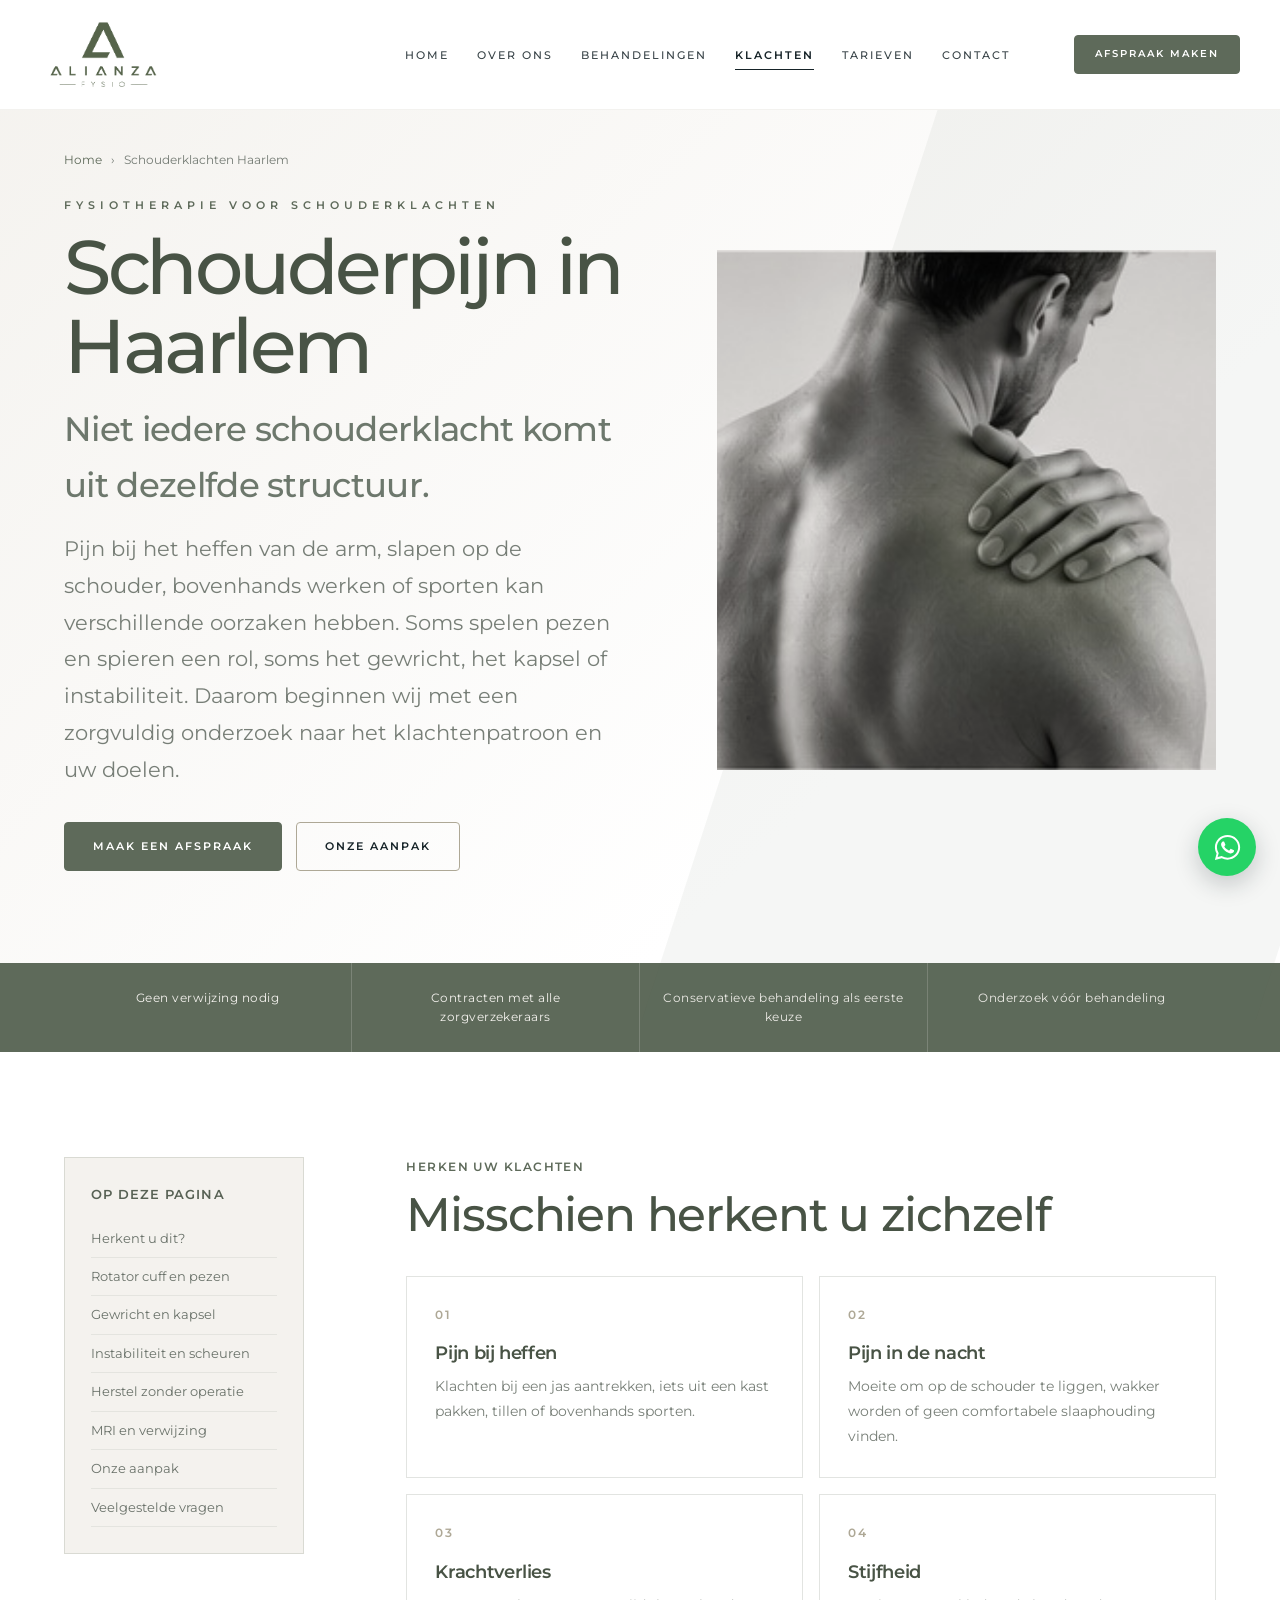
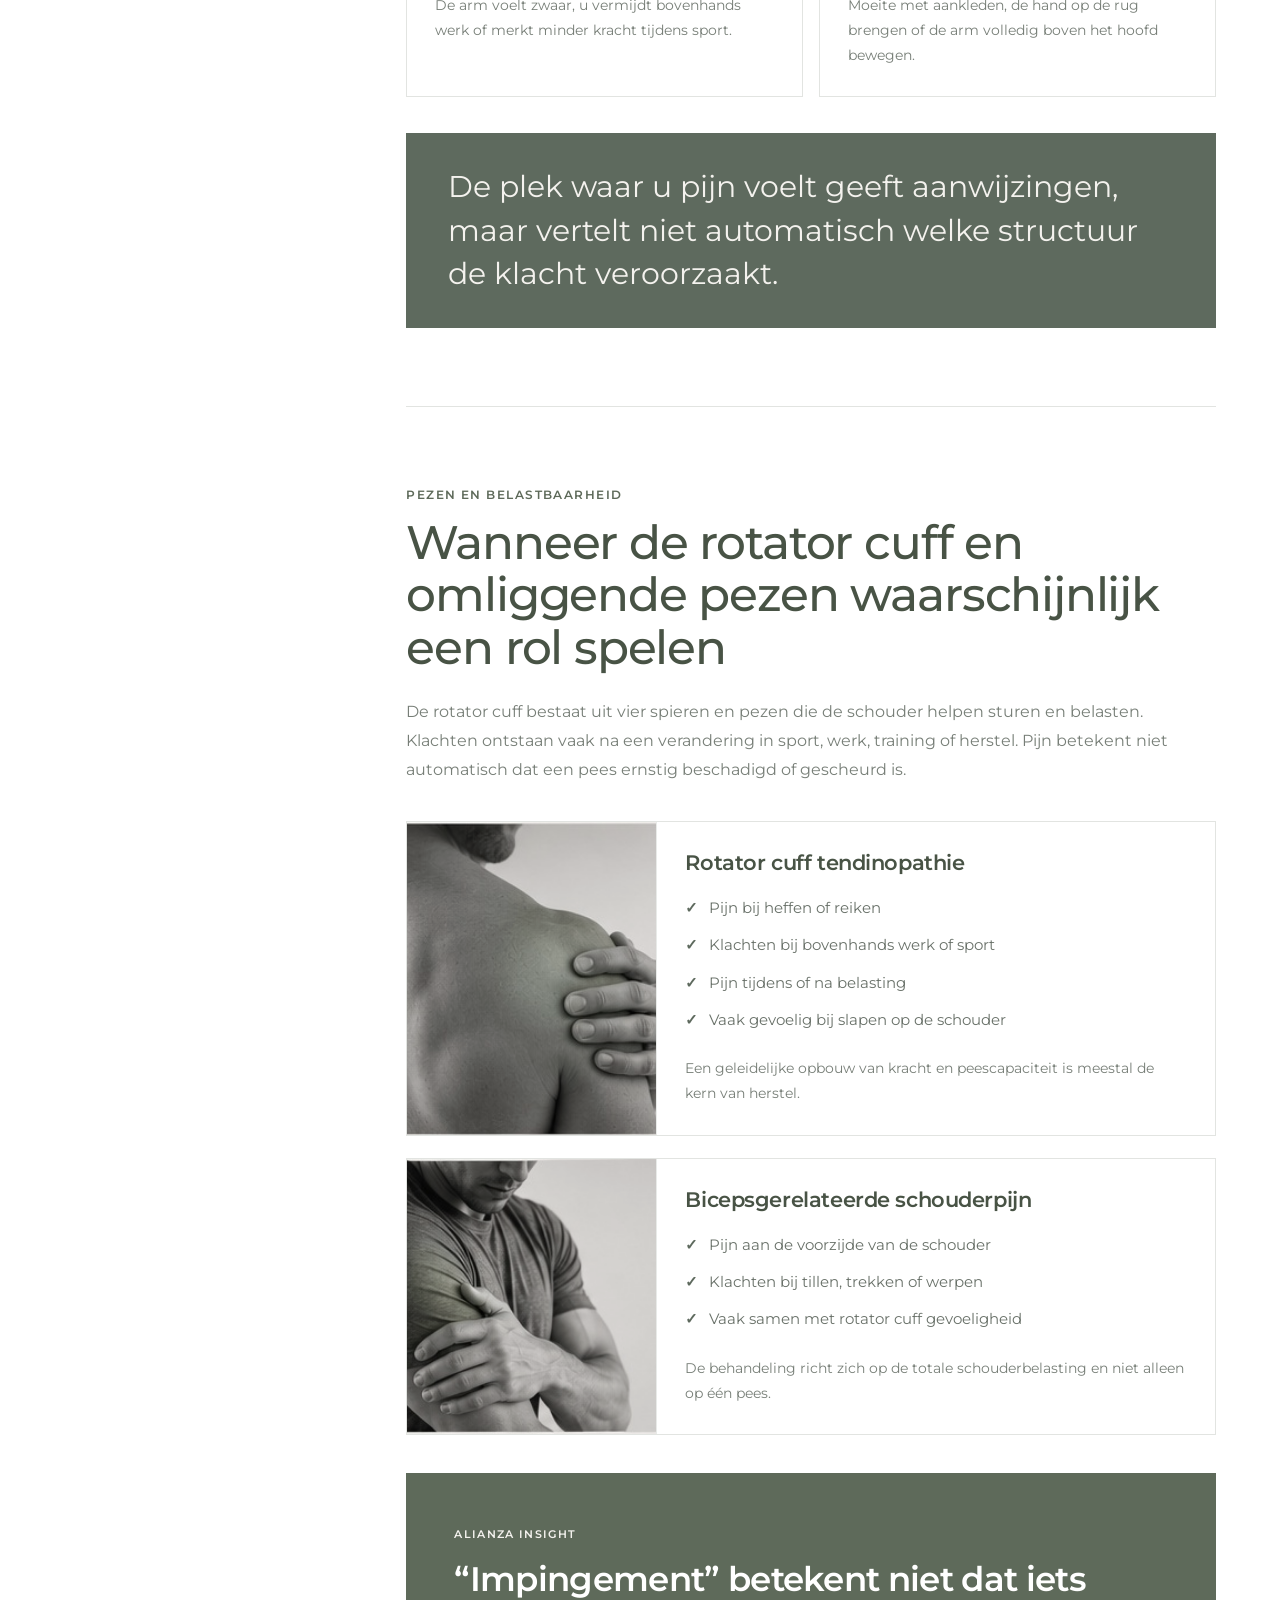
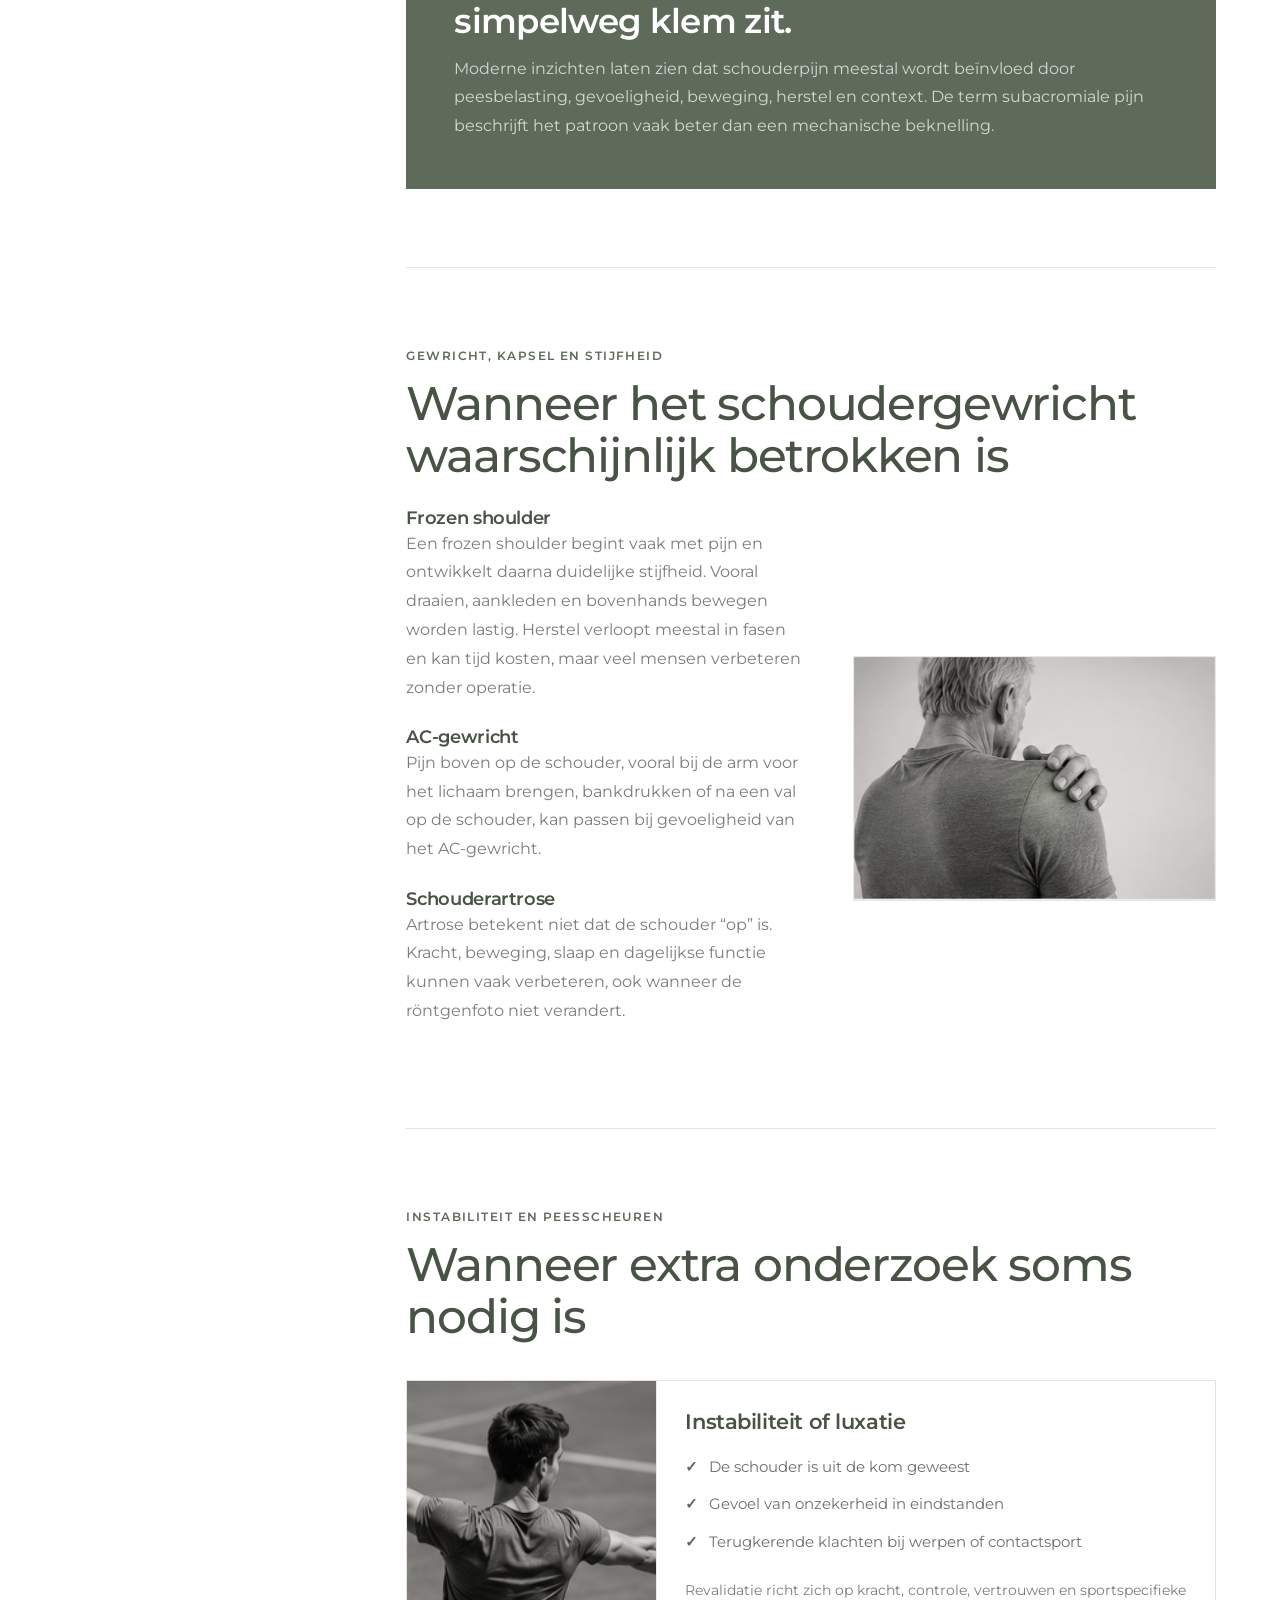
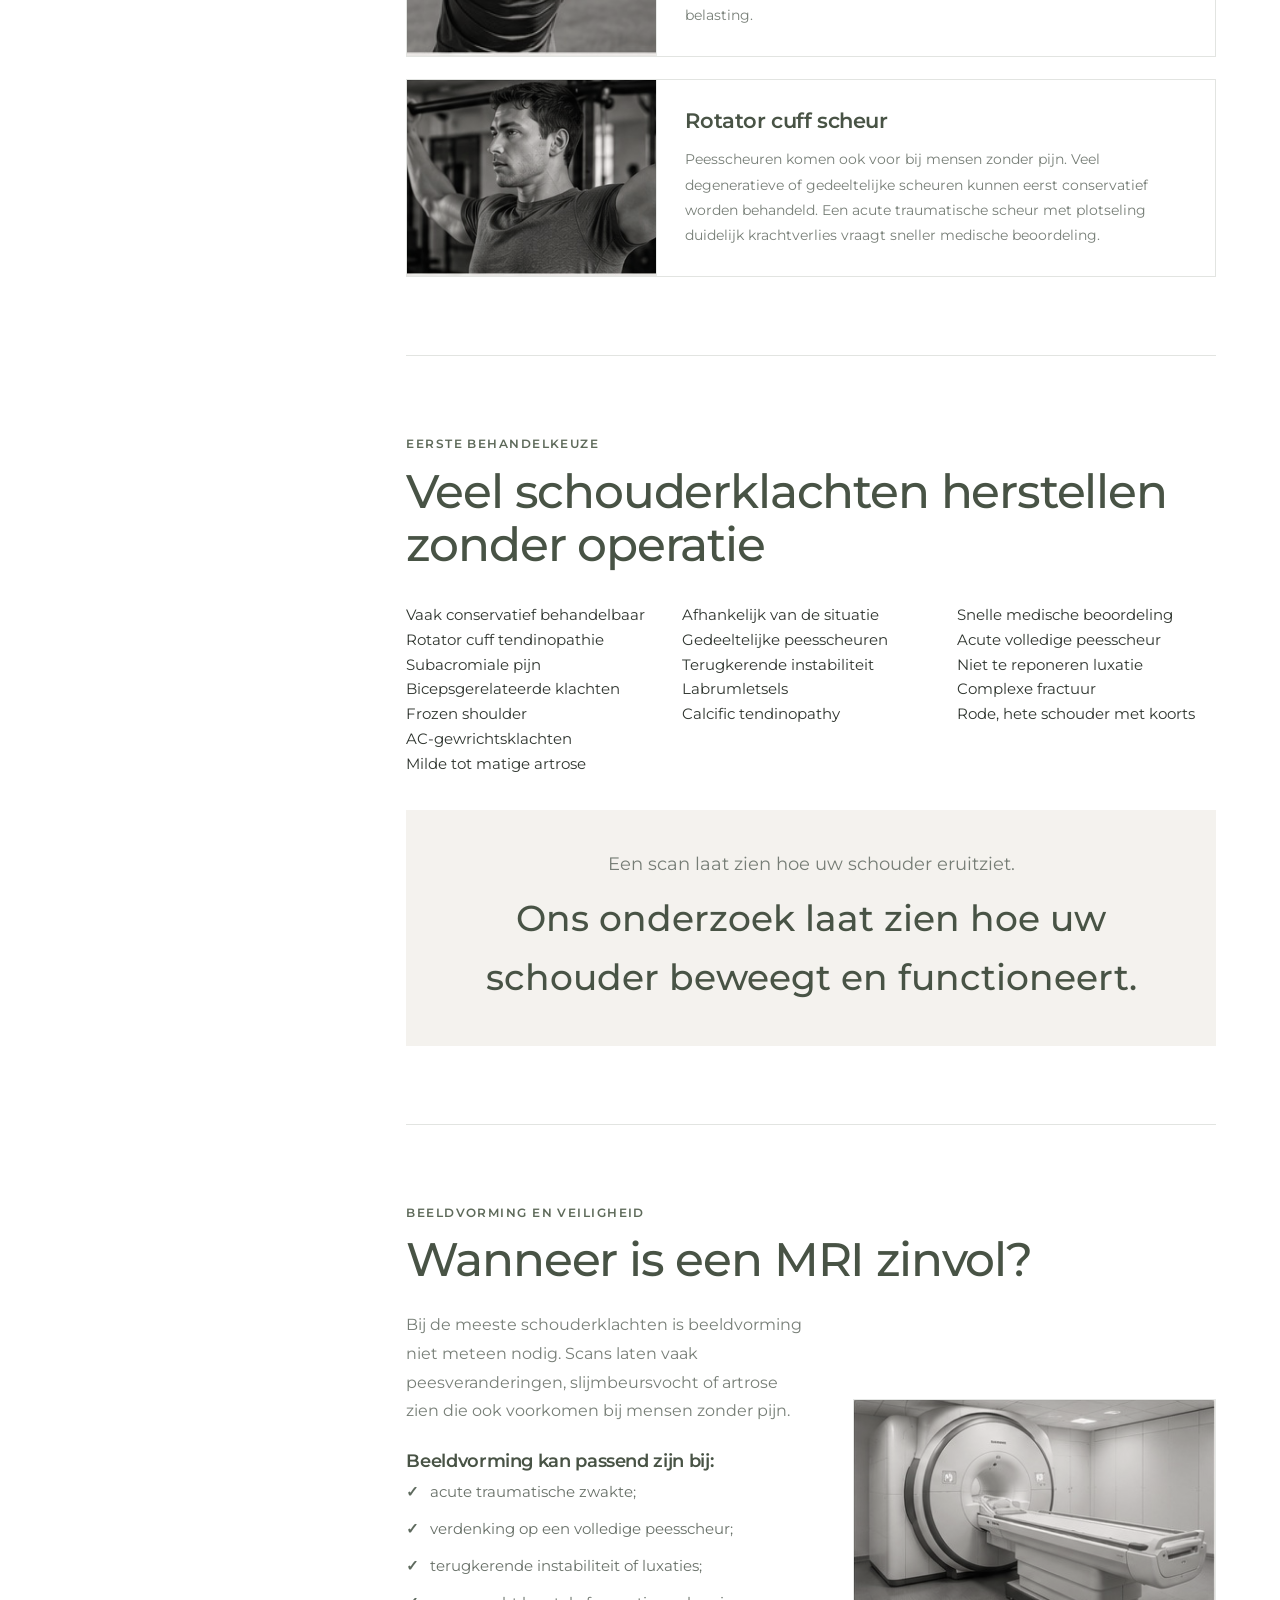
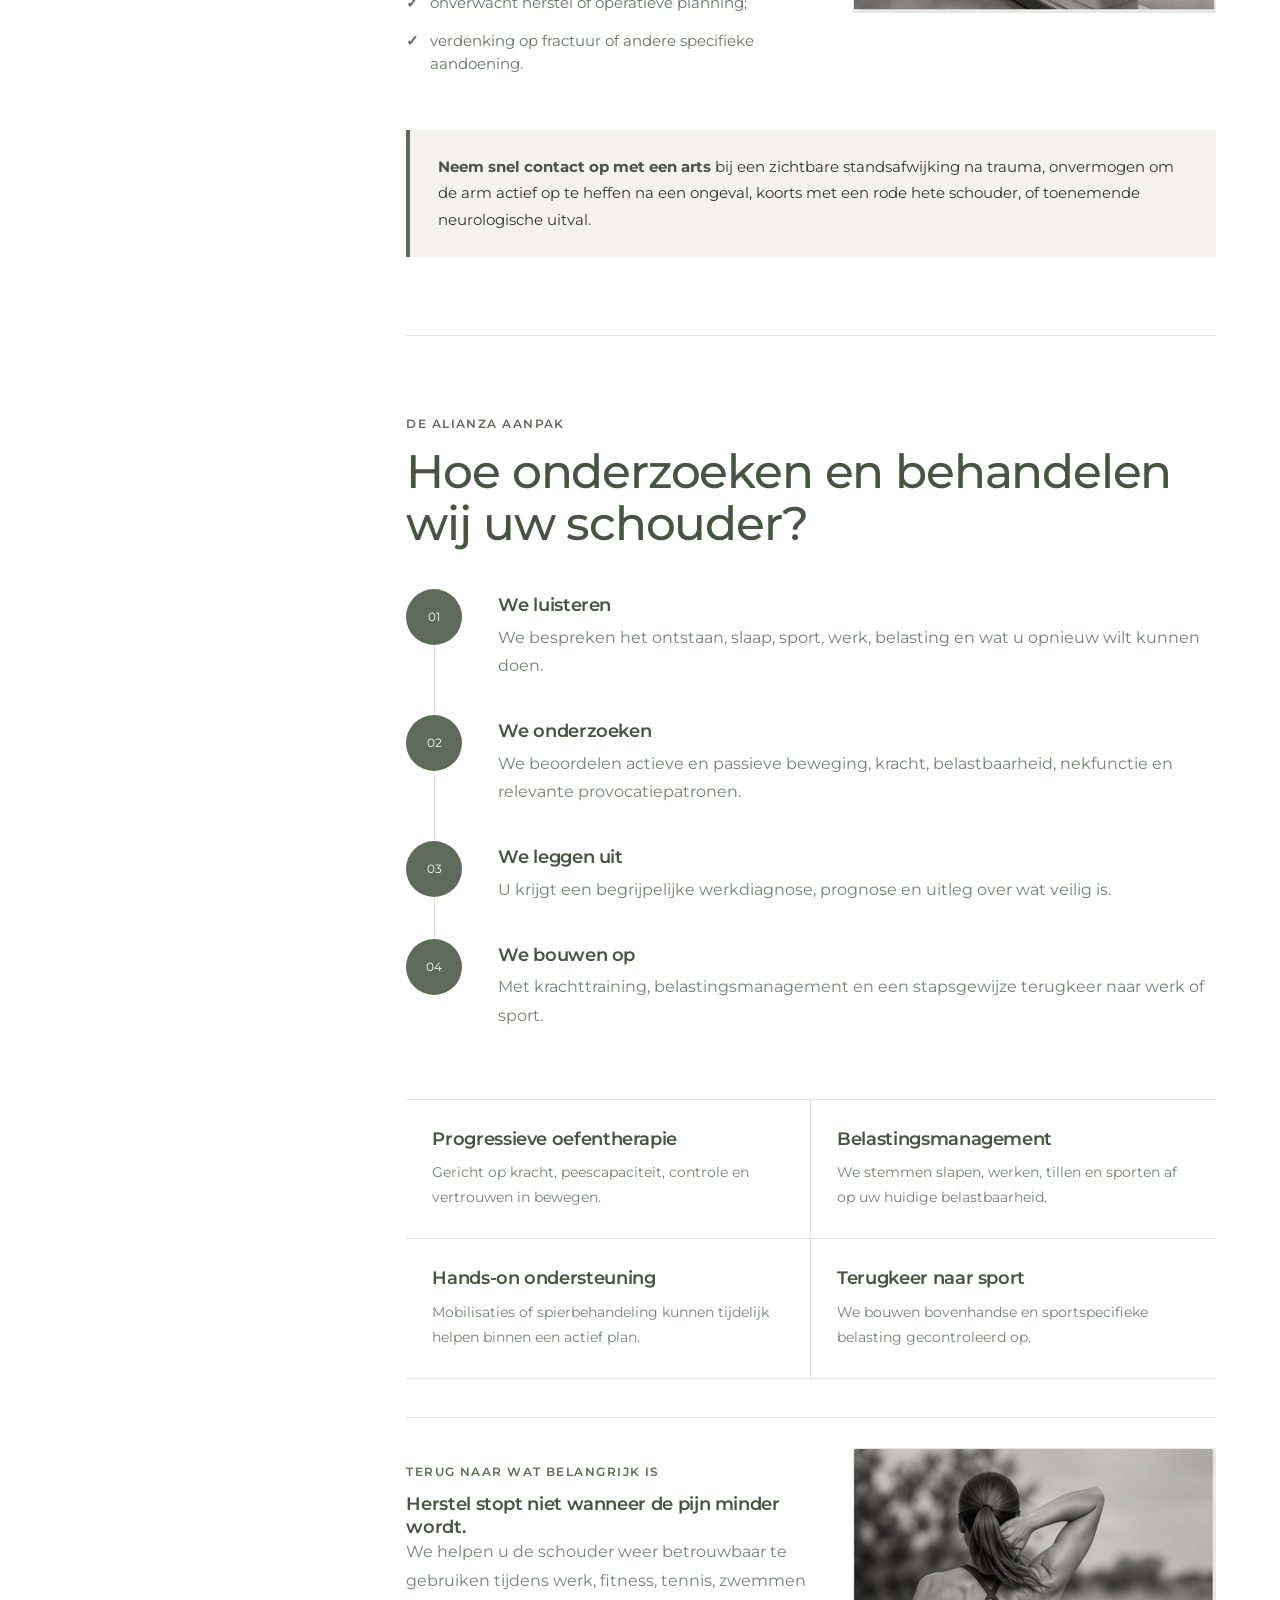
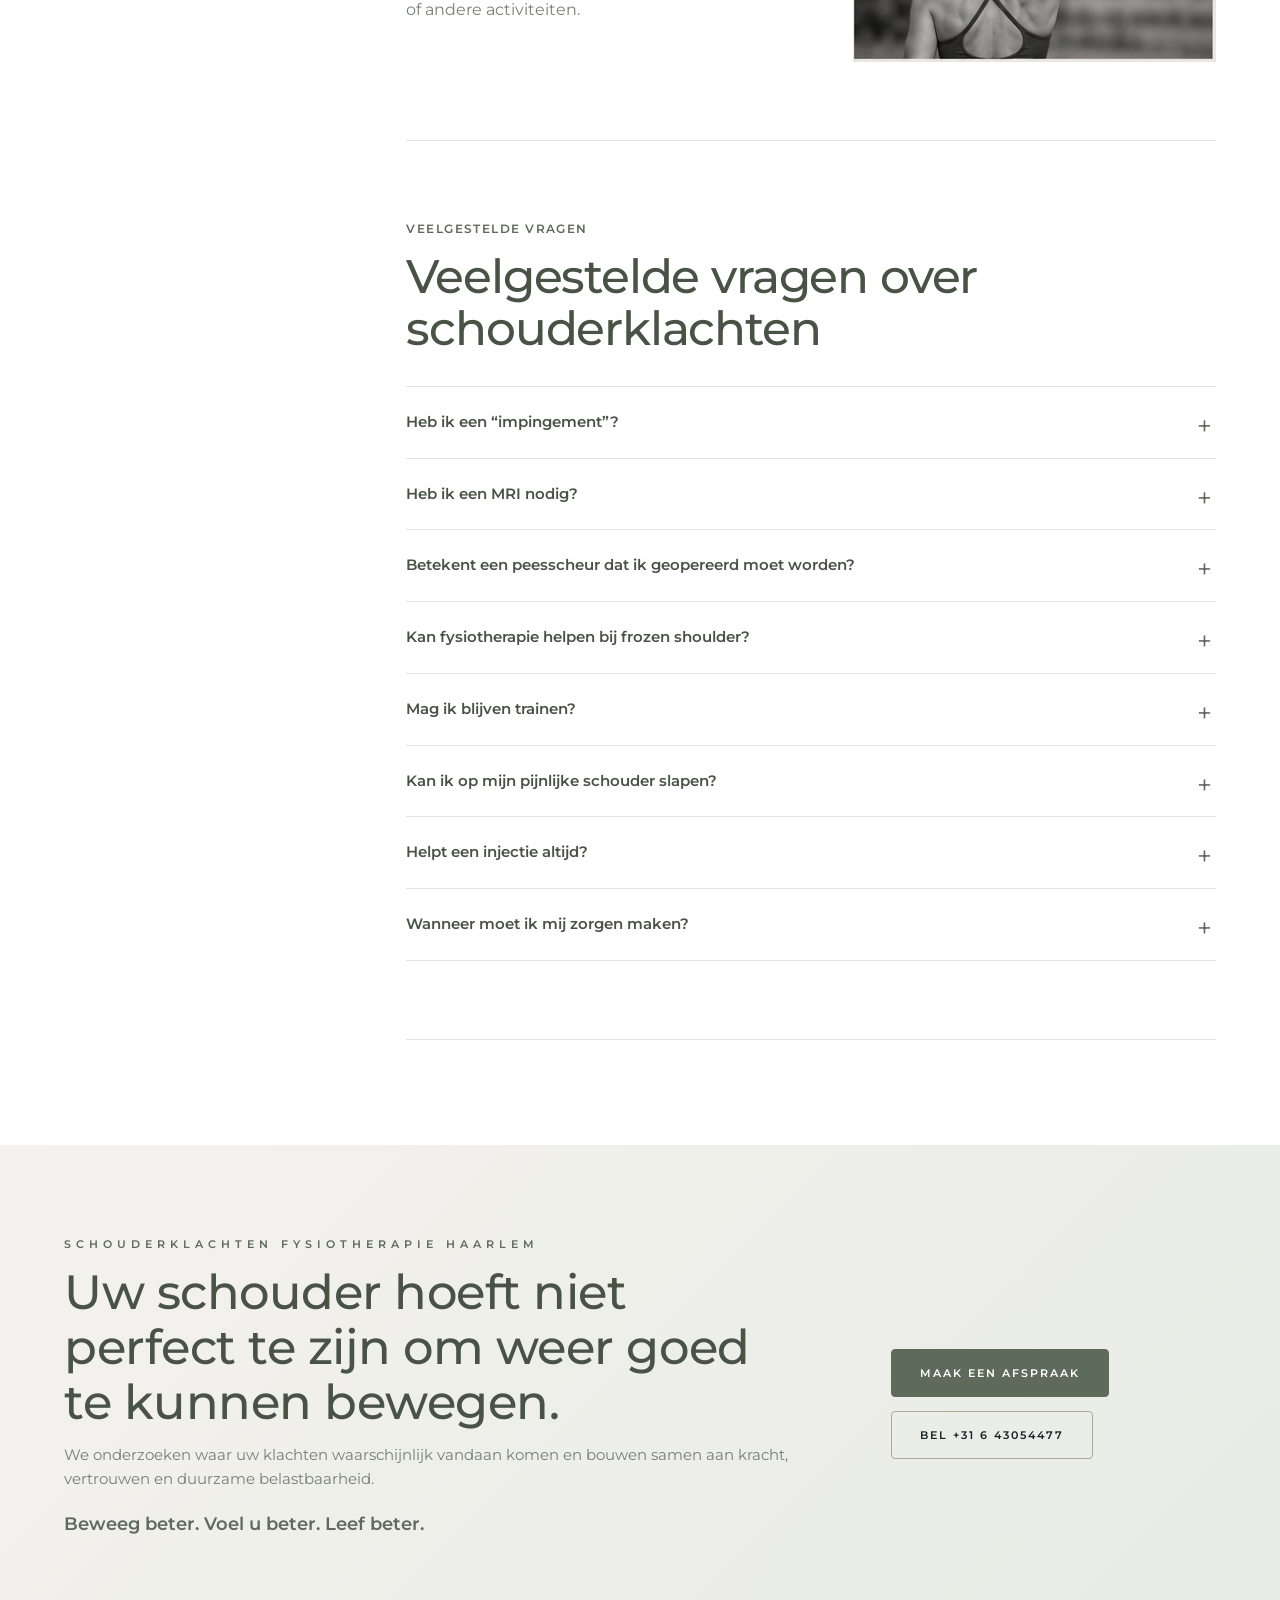
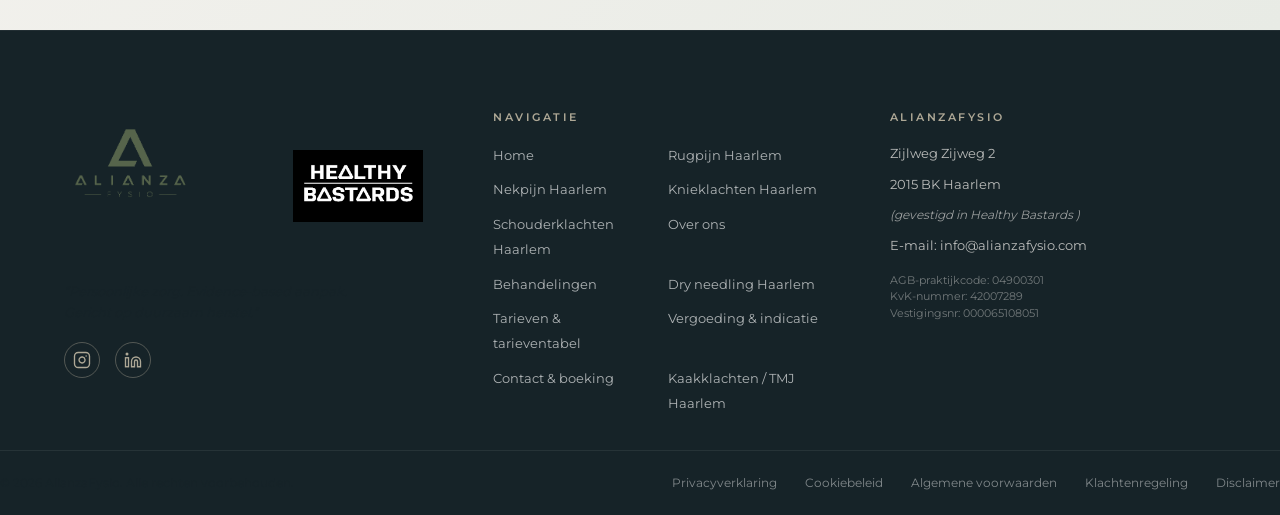
<file: schouderklachten-haarlem.html>
<!DOCTYPE html>

<html lang="nl"><head>
<script async="" src="https://www.googletagmanager.com/gtag/js?id=G-NNTEJQRNDR"></script><script>window.dataLayer=window.dataLayer||[];function gtag(){dataLayer.push(arguments)}gtag('js',new Date());gtag('config','G-NNTEJQRNDR');</script>
<meta charset="utf-8"/><meta content="width=device-width, initial-scale=1.0" name="viewport"/>
<title>Schouderklachten Haarlem | Fysiotherapie voor schouderpijn | AlianzaFysio</title>
<meta content="Schouderpijn in Haarlem? AlianzaFysio onderzoekt rotator cuff klachten, frozen shoulder, instabiliteit, artrose en andere schouderproblemen met een persoonlijk herstelplan." name="description"/>
<meta content="index, follow, max-image-preview:large" name="robots"/><meta content="AlianzaFysio" name="author"/><meta content="#5E6A5A" name="theme-color"/>
<link href="https://alianzafysio.com/schouderklachten-haarlem.html" rel="canonical"/>
<meta content="nl_NL" property="og:locale"/><meta content="article" property="og:type"/><meta content="AlianzaFysio" property="og:site_name"/><meta content="https://alianzafysio.com/schouderklachten-haarlem.html" property="og:url"/><meta content="Schouderklachten Haarlem | AlianzaFysio" property="og:title"/><meta content="Begrijp uw schouderklacht en herstel met vertrouwen met persoonlijke fysiotherapie in Haarlem." property="og:description"/><meta content="https://alianzafysio.com/assets/shoulder-photos/shoulder-01.jpg" property="og:image"/><meta content="Zwart-witfoto van een persoon met schouderpijn" property="og:image:alt"/>
<meta content="summary_large_image" name="twitter:card"/><meta content="Schouderklachten Haarlem | AlianzaFysio" name="twitter:title"/><meta content="Onderzoek, uitleg en een persoonlijk herstelplan bij schouderklachten in Haarlem." name="twitter:description"/><meta content="https://alianzafysio.com/assets/shoulder-photos/shoulder-01.jpg" name="twitter:image"/>
<link href="style.css" rel="stylesheet"/>
<script type="application/ld+json">
{
  "@context": "https://schema.org",
  "@graph": [
    {
      "@type": "MedicalWebPage",
      "@id": "https://alianzafysio.com/schouderklachten-haarlem.html#webpage",
      "url": "https://alianzafysio.com/schouderklachten-haarlem.html",
      "name": "Schouderklachten Haarlem",
      "description": "Patiëntinformatie over schouderpijn, rotator cuff klachten, frozen shoulder, instabiliteit, artrose en fysiotherapie in Haarlem.",
      "inLanguage": "nl-NL",
      "isPartOf": {
        "@id": "https://alianzafysio.com/#website"
      },
      "about": {
        "@type": "MedicalCondition",
        "name": "Schouderpijn"
      },
      "publisher": {
        "@id": "https://alianzafysio.com/#practice"
      }
    },
    {
      "@type": "BreadcrumbList",
      "itemListElement": [
        {
          "@type": "ListItem",
          "position": 1,
          "name": "Home",
          "item": "https://alianzafysio.com/"
        },
        {
          "@type": "ListItem",
          "position": 2,
          "name": "Schouderklachten Haarlem",
          "item": "https://alianzafysio.com/schouderklachten-haarlem.html"
        }
      ]
    },
    {
      "@type": "FAQPage",
      "mainEntity": [
        {
          "@type": "Question",
          "name": "Heb ik een MRI nodig?",
          "acceptedAnswer": {
            "@type": "Answer",
            "text": "Meestal niet direct. Uw verhaal en lichamelijk onderzoek geven vaak voldoende informatie om veilig met behandeling te starten."
          }
        },
        {
          "@type": "Question",
          "name": "Betekent een peesscheur dat ik geopereerd moet worden?",
          "acceptedAnswer": {
            "@type": "Answer",
            "text": "Nee. Veel degeneratieve en gedeeltelijke scheuren verbeteren met oefentherapie. Acute traumatische scheuren met duidelijk krachtverlies vragen wel snellere beoordeling."
          }
        },
        {
          "@type": "Question",
          "name": "Kan fysiotherapie helpen bij frozen shoulder?",
          "acceptedAnswer": {
            "@type": "Answer",
            "text": "Ja. Behandeling kan helpen met uitleg, pijnmanagement, het behouden van functie en een passende opbouw van beweging en kracht."
          }
        },
        {
          "@type": "Question",
          "name": "Mag ik blijven trainen?",
          "acceptedAnswer": {
            "@type": "Answer",
            "text": "Vaak wel, met tijdelijke aanpassingen. Volledige rust is zelden de beste oplossing; de juiste dosis belasting ondersteunt herstel."
          }
        }
      ]
    }
  ]
}
</script></head>
<body class="treatment-detail-page neck-page neck-v3 photo-version shoulder-page">
<header class="site-header" id="site-header"><div class="header-container container"><a aria-label="AlianzaFysio homepage" class="logo-link" href="index.html#home"><span class="logo-img-wrapper"><img alt="AlianzaFysio logo" class="site-logo-img" src="assets/ALIANZATRA.png"/></span></a><nav aria-label="Hoofdnavigatie" class="desktop-nav">
<ul class="nav-list">
<li><a class="nav-link" href="index.html#home">Home</a></li>
<li><a class="nav-link" href="index.html#about">Over ons</a></li>
<li><a class="nav-link" href="index.html#treatments">Behandelingen</a></li>
<li><a class="nav-link active-link" href="index.html#klachten">Klachten</a></li>
<li><a class="nav-link" href="index.html#tarieven">Tarieven</a></li>
<li><a class="nav-link" href="index.html#contact">Contact</a></li>
</ul>
</nav>

<div class="header-cta">
<a class="btn btn-header" href="index.html#contact">Afspraak maken</a>
</div>

<button aria-controls="mobile-nav"
        aria-expanded="false"
        aria-label="Menu openen"
        class="mobile-nav-toggle">
<span class="hamburger-line"></span>
<span class="hamburger-line"></span>
<span class="hamburger-line"></span>
</button>

</div>
</header>

<nav aria-hidden="true"
     aria-label="Mobiele navigatie"
     class="mobile-nav"
     id="mobile-nav">

<ul class="mobile-nav-list">
<li><a class="mobile-nav-link" href="index.html#home">Home</a></li>
<li><a class="mobile-nav-link" href="index.html#about">Over ons</a></li>
<li><a class="mobile-nav-link" href="index.html#treatments">Behandelingen</a></li>
<li><a class="mobile-nav-link" href="index.html#klachten">Klachten</a></li>
<li><a class="mobile-nav-link" href="index.html#tarieven">Tarieven</a></li>
<li><a class="mobile-nav-link" href="index.html#contact">Contact</a></li>
<li><a class="btn btn-mobile-cta" href="index.html#contact">Afspraak maken</a></li>
</ul>

</nav>

<main>
<section class="detail-hero shoulder-hero"><div class="container detail-hero-grid">
<div class="detail-hero-copy fade-in-section">
<nav aria-label="Broodkruimel" class="detail-breadcrumb"><a href="index.html">Home</a><span>›</span><span>Schouderklachten Haarlem</span></nav>
<span class="sub-headline">Fysiotherapie voor schouderklachten</span>
<h1>Schouderpijn in Haarlem</h1>
<p class="neck-hero-question">Niet iedere schouderklacht komt uit dezelfde structuur.</p>
<p class="detail-lead">Pijn bij het heffen van de arm, slapen op de schouder, bovenhands werken of sporten kan verschillende oorzaken hebben. Soms spelen pezen en spieren een rol, soms het gewricht, het kapsel of instabiliteit. Daarom beginnen wij met een zorgvuldig onderzoek naar het klachtenpatroon en uw doelen.</p>
<div class="detail-actions"><a class="btn btn-primary" href="index.html#contact">Maak een afspraak</a><a class="btn btn-secondary" href="#onderzoek">Onze aanpak</a></div>
</div>
<div class="detail-hero-image shoulder-hero-image fade-in-section"><img alt="Persoon houdt een pijnlijke schouder vast" height="267" src="assets/shoulder-photos/shoulder-01.jpg" width="362"/></div>
</div></section>
<section class="detail-trust"><div class="container detail-trust-grid"><span>Geen verwijzing nodig</span><span>Contracten met alle zorgverzekeraars</span><span>Conservatieve behandeling als eerste keuze</span><span>Onderzoek vóór behandeling</span></div></section>
<section class="detail-content"><div class="container detail-layout">
<aside class="detail-toc"><p class="detail-toc-title">Op deze pagina</p>
<a href="#herkenning">Herkent u dit?</a><a href="#cuff">Rotator cuff en pezen</a><a href="#gewricht">Gewricht en kapsel</a><a href="#instabiliteit">Instabiliteit en scheuren</a><a href="#conservatief">Herstel zonder operatie</a><a href="#mri">MRI en verwijzing</a><a href="#onderzoek">Onze aanpak</a><a href="#faq">Veelgestelde vragen</a></aside>
<article>
<section class="detail-block" id="herkenning"><span class="detail-kicker">Herken uw klachten</span><h2>Misschien herkent u zichzelf</h2>
<div class="neck-recognition-grid">
<div><span>01</span><h3>Pijn bij heffen</h3><p>Klachten bij een jas aantrekken, iets uit een kast pakken, tillen of bovenhands sporten.</p></div>
<div><span>02</span><h3>Pijn in de nacht</h3><p>Moeite om op de schouder te liggen, wakker worden of geen comfortabele slaaphouding vinden.</p></div>
<div><span>03</span><h3>Krachtverlies</h3><p>De arm voelt zwaar, u vermijdt bovenhands werk of merkt minder kracht tijdens sport.</p></div>
<div><span>04</span><h3>Stijfheid</h3><p>Moeite met aankleden, de hand op de rug brengen of de arm volledig boven het hoofd bewegen.</p></div>
</div>
<blockquote class="neck-quote">De plek waar u pijn voelt geeft aanwijzingen, maar vertelt niet automatisch welke structuur de klacht veroorzaakt.</blockquote>
</section>
<section class="detail-block" id="cuff"><span class="detail-kicker">Pezen en belastbaarheid</span><h2>Wanneer de rotator cuff en omliggende pezen waarschijnlijk een rol spelen</h2>
<p>De rotator cuff bestaat uit vier spieren en pezen die de schouder helpen sturen en belasten. Klachten ontstaan vaak na een verandering in sport, werk, training of herstel. Pijn betekent niet automatisch dat een pees ernstig beschadigd of gescheurd is.</p>
<div class="neck-source-grid">
<article><img alt="Schouderpijn passend bij rotator cuff tendinopathie" src="assets/shoulder-photos/shoulder-03.jpg"/><div><h3>Rotator cuff tendinopathie</h3><ul><li>Pijn bij heffen of reiken</li><li>Klachten bij bovenhands werk of sport</li><li>Pijn tijdens of na belasting</li><li>Vaak gevoelig bij slapen op de schouder</li></ul><p>Een geleidelijke opbouw van kracht en peescapaciteit is meestal de kern van herstel.</p></div></article>
<article><img alt="Voorzijde van de schouder bij bicepsgerelateerde klachten" src="assets/shoulder-photos/shoulder-05.jpg"/><div><h3>Bicepsgerelateerde schouderpijn</h3><ul><li>Pijn aan de voorzijde van de schouder</li><li>Klachten bij tillen, trekken of werpen</li><li>Vaak samen met rotator cuff gevoeligheid</li></ul><p>De behandeling richt zich op de totale schouderbelasting en niet alleen op één pees.</p></div></article>
</div>
<div class="detail-philosophy"><span>Alianza Insight</span><h3>“Impingement” betekent niet dat iets simpelweg klem zit.</h3><p>Moderne inzichten laten zien dat schouderpijn meestal wordt beïnvloed door peesbelasting, gevoeligheid, beweging, herstel en context. De term subacromiale pijn beschrijft het patroon vaak beter dan een mechanische beknelling.</p></div>
</section>
<section class="detail-block" id="gewricht"><span class="detail-kicker">Gewricht, kapsel en stijfheid</span><h2>Wanneer het schoudergewricht waarschijnlijk betrokken is</h2>
<div class="neck-split"><div>
<h3>Frozen shoulder</h3><p>Een frozen shoulder begint vaak met pijn en ontwikkelt daarna duidelijke stijfheid. Vooral draaien, aankleden en bovenhands bewegen worden lastig. Herstel verloopt meestal in fasen en kan tijd kosten, maar veel mensen verbeteren zonder operatie.</p>
<h3>AC-gewricht</h3><p>Pijn boven op de schouder, vooral bij de arm voor het lichaam brengen, bankdrukken of na een val op de schouder, kan passen bij gevoeligheid van het AC-gewricht.</p>
<h3>Schouderartrose</h3><p>Artrose betekent niet dat de schouder “op” is. Kracht, beweging, slaap en dagelijkse functie kunnen vaak verbeteren, ook wanneer de röntgenfoto niet verandert.</p>
</div><img alt="Oudere man met schouderklachten passend bij artrose" src="assets/shoulder-photos/shoulder-07.jpg"/></div>
</section>
<section class="detail-block" id="instabiliteit"><span class="detail-kicker">Instabiliteit en peesscheuren</span><h2>Wanneer extra onderzoek soms nodig is</h2>
<div class="neck-source-grid">
<article><img alt="Sporter met bovenhandse beweging na schouderinstabiliteit" src="assets/shoulder-photos/shoulder-09.jpg"/><div><h3>Instabiliteit of luxatie</h3><ul><li>De schouder is uit de kom geweest</li><li>Gevoel van onzekerheid in eindstanden</li><li>Terugkerende klachten bij werpen of contactsport</li></ul><p>Revalidatie richt zich op kracht, controle, vertrouwen en sportspecifieke belasting.</p></div></article>
<article><img alt="Man traint de schouder bij een mogelijke rotator cuff scheur" src="assets/shoulder-photos/shoulder-10.jpg"/><div><h3>Rotator cuff scheur</h3><p>Peesscheuren komen ook voor bij mensen zonder pijn. Veel degeneratieve of gedeeltelijke scheuren kunnen eerst conservatief worden behandeld. Een acute traumatische scheur met plotseling duidelijk krachtverlies vraagt sneller medische beoordeling.</p></div></article>
</div>
</section>
<section class="detail-block" id="conservatief"><span class="detail-kicker">Eerste behandelkeuze</span><h2>Veel schouderklachten herstellen zonder operatie</h2>
<div class="knee-conservative-grid">
<div><span>Vaak conservatief behandelbaar</span><ul><li>Rotator cuff tendinopathie</li><li>Subacromiale pijn</li><li>Bicepsgerelateerde klachten</li><li>Frozen shoulder</li><li>AC-gewrichtsklachten</li><li>Milde tot matige artrose</li></ul></div>
<div><span>Afhankelijk van de situatie</span><ul><li>Gedeeltelijke peesscheuren</li><li>Terugkerende instabiliteit</li><li>Labrumletsels</li><li>Calcific tendinopathy</li></ul></div>
<div><span>Snelle medische beoordeling</span><ul><li>Acute volledige peesscheur</li><li>Niet te reponeren luxatie</li><li>Complexe fractuur</li><li>Rode, hete schouder met koorts</li></ul></div>
</div>
<div class="neck-statement"><p>Een scan laat zien hoe uw schouder eruitziet.</p><strong>Ons onderzoek laat zien hoe uw schouder beweegt en functioneert.</strong></div>
</section>
<section class="detail-block" id="mri"><span class="detail-kicker">Beeldvorming en veiligheid</span><h2>Wanneer is een MRI zinvol?</h2>
<div class="neck-split"><div>
<p>Bij de meeste schouderklachten is beeldvorming niet meteen nodig. Scans laten vaak peesveranderingen, slijmbeursvocht of artrose zien die ook voorkomen bij mensen zonder pijn.</p>
<h3>Beeldvorming kan passend zijn bij:</h3>
<ul class="neck-check-list"><li>acute traumatische zwakte;</li><li>verdenking op een volledige peesscheur;</li><li>terugkerende instabiliteit of luxaties;</li><li>onverwacht herstel of operatieve planning;</li><li>verdenking op fractuur of andere specifieke aandoening.</li></ul>
</div><img alt="MRI-scanner voor schouderonderzoek" src="assets/shoulder-photos/shoulder-11.jpg"/></div>
<div class="detail-highlight urgent-card"><strong>Neem snel contact op met een arts</strong> bij een zichtbare standsafwijking na trauma, onvermogen om de arm actief op te heffen na een ongeval, koorts met een rode hete schouder, of toenemende neurologische uitval.</div>
</section>
<section class="detail-block" id="onderzoek"><span class="detail-kicker">De Alianza aanpak</span><h2>Hoe onderzoeken en behandelen wij uw schouder?</h2>
<ol class="detail-timeline">
<li><span>01</span><div><h3>We luisteren</h3><p>We bespreken het ontstaan, slaap, sport, werk, belasting en wat u opnieuw wilt kunnen doen.</p></div></li>
<li><span>02</span><div><h3>We onderzoeken</h3><p>We beoordelen actieve en passieve beweging, kracht, belastbaarheid, nekfunctie en relevante provocatiepatronen.</p></div></li>
<li><span>03</span><div><h3>We leggen uit</h3><p>U krijgt een begrijpelijke werkdiagnose, prognose en uitleg over wat veilig is.</p></div></li>
<li><span>04</span><div><h3>We bouwen op</h3><p>Met krachttraining, belastingsmanagement en een stapsgewijze terugkeer naar werk of sport.</p></div></li>
</ol>
<div class="detail-condition-list">
<div><h3>Progressieve oefentherapie</h3><p>Gericht op kracht, peescapaciteit, controle en vertrouwen in bewegen.</p></div>
<div><h3>Belastingsmanagement</h3><p>We stemmen slapen, werken, tillen en sporten af op uw huidige belastbaarheid.</p></div>
<div><h3>Hands-on ondersteuning</h3><p>Mobilisaties of spierbehandeling kunnen tijdelijk helpen binnen een actief plan.</p></div>
<div><h3>Terugkeer naar sport</h3><p>We bouwen bovenhandse en sportspecifieke belasting gecontroleerd op.</p></div>
</div>
<div class="neck-split shoulder-return"><div><span class="detail-kicker">Terug naar wat belangrijk is</span><h3>Herstel stopt niet wanneer de pijn minder wordt.</h3><p>We helpen u de schouder weer betrouwbaar te gebruiken tijdens werk, fitness, tennis, zwemmen of andere activiteiten.</p></div><img alt="Vrouw bouwt schouderbeweging op voor terugkeer naar sport" src="assets/shoulder-photos/shoulder-12.jpg"/></div>
</section>
<section class="detail-block" id="faq"><span class="detail-kicker">Veelgestelde vragen</span><h2>Veelgestelde vragen over schouderklachten</h2>
<div class="detail-faq">
<details><summary>Heb ik een “impingement”?</summary><p>De term wordt nog vaak gebruikt, maar schouderpijn is meestal complexer dan iets dat simpelweg klem zit. Belasting, peesgevoeligheid, beweging en herstel spelen vaak samen een rol.</p></details>
<details><summary>Heb ik een MRI nodig?</summary><p>Meestal niet direct. Uw verhaal en lichamelijk onderzoek geven vaak voldoende informatie om veilig met behandeling te starten.</p></details>
<details><summary>Betekent een peesscheur dat ik geopereerd moet worden?</summary><p>Nee. Veel degeneratieve en gedeeltelijke scheuren verbeteren met oefentherapie. Acute traumatische scheuren met duidelijk krachtverlies vragen wel snellere beoordeling.</p></details>
<details><summary>Kan fysiotherapie helpen bij frozen shoulder?</summary><p>Ja. Behandeling kan helpen met uitleg, pijnmanagement, het behouden van functie en een passende opbouw van beweging en kracht.</p></details>
<details><summary>Mag ik blijven trainen?</summary><p>Vaak wel, met tijdelijke aanpassingen. Volledige rust is zelden de beste oplossing; de juiste dosis belasting ondersteunt herstel.</p></details>
<details><summary>Kan ik op mijn pijnlijke schouder slapen?</summary><p>Dat mag als het comfortabel is. Soms helpt een kussen onder de arm of tijdelijk op de andere zijde slapen.</p></details>
<details><summary>Helpt een injectie altijd?</summary><p>Een injectie kan bij sommige klachten tijdelijk verlichting geven, maar vervangt geen opbouw van kracht en belastbaarheid.</p></details>
<details><summary>Wanneer moet ik mij zorgen maken?</summary><p>Na ernstig trauma, bij plotseling krachtverlies, koorts, een zichtbare standsafwijking of toenemende neurologische klachten is medische beoordeling belangrijk.</p></details>
</div>
</section>
</article></div></section>
<section class="detail-final-cta shoulder-final"><div class="container detail-final-cta-inner"><div>
<span class="sub-headline">Schouderklachten fysiotherapie Haarlem</span>
<h2>Uw schouder hoeft niet perfect te zijn om weer goed te kunnen bewegen.</h2>
<p>We onderzoeken waar uw klachten waarschijnlijk vandaan komen en bouwen samen aan kracht, vertrouwen en duurzame belastbaarheid.</p>
<strong class="neck-signature">Beweeg beter. Voel u beter. Leef beter.</strong>
</div><div class="detail-actions"><a class="btn btn-primary" href="index.html#contact">Maak een afspraak</a><a class="btn btn-secondary" href="tel:+31643054477">Bel +31 6 43054477</a></div></div></section>
</main>
<footer class="site-footer bg-footer text-white">
<div class="container footer-container">
<div class="footer-top-grid">

<!-- Col 1: Logo, Statement & Social -->
<div class="footer-col-brand">

<div class="footer-logo-wrapper footer-logos">
<span class="logo-img-wrapper text-light">
<img alt="AlianzaFysio Logo" class="site-logo-img" src="assets/ALIANZATRA.png"/>
</span>

<a href="https://healthybastards.nl" target="_blank">
<img alt="Healthy Bastards" class="site-logo-img hb-logo" src="assets/hb.jpg"/>
</a>
</div>

<p class="footer-brand-statement">
“Persoonlijke zorg. Evidence-based aanpak. Gericht op duurzaam herstel.”
</p>

<!-- Social Icons -->
<div class="footer-social-wrapper">

<a aria-label="AlianzaFysio Instagram"
   class="social-icon-link"
   href="https://instagram.com/alianzafysio"
   rel="noopener noreferrer"
   target="_blank">

<svg class="svg-social" viewbox="0 0 24 24" xmlns="http://www.w3.org/2000/svg">
<rect fill="none" height="20" rx="5" ry="5"
stroke="#AEA896" stroke-width="1.8"
width="20" x="2" y="2"></rect>

<path d="M16 11.37A4 4 0 1 1 12.63 8 4 4 0 0 1 16 11.37z"
fill="none" stroke="#AEA896" stroke-width="1.8"></path>

<line stroke="#AEA896"
stroke-linecap="round"
stroke-width="2"
x1="17.5" x2="17.51"
y1="6.5" y2="6.5"></line>
</svg>
</a>

<a aria-label="AlianzaFysio LinkedIn"
   class="social-icon-link"
   href="https://linkedin.com/company/alianzafysio"
   rel="noopener noreferrer"
   target="_blank">

<svg class="svg-social" viewbox="0 0 24 24" xmlns="http://www.w3.org/2000/svg">

<path d="M16 8a6 6 0 0 1 6 6v7h-4v-7a2 2 0 0 0-2-2 2 2 0 0 0-2 2v7h-4v-7a6 6 0 0 1 6-6z"
fill="none"
stroke="#AEA896"
stroke-width="1.8"></path>

<rect fill="none"
height="12"
stroke="#AEA896"
stroke-width="1.8"
width="4"
x="2"
y="9"></rect>

<circle cx="4" cy="4" fill="#AEA896" r="2"></circle>

</svg>
</a>

</div>
</div>


<!-- Col 2: Navigation -->
<div class="footer-col-nav">

<h4 class="footer-col-title">Navigatie</h4>

<ul class="footer-links-list">

<li><a href="index.html#home">Home</a></li>

<li><a href="rugpijn-haarlem.html">Rugpijn Haarlem</a></li>

<li><a href="nekpijn-haarlem.html">Nekpijn Haarlem</a></li>

<li><a href="knieklachten-haarlem.html">Knieklachten Haarlem</a></li>

<li><a href="schouderklachten-haarlem.html">Schouderklachten Haarlem</a></li>

<li><a href="index.html#about">Over ons</a></li>

<li><a href="index.html#treatments">Behandelingen</a></li>

<li><a href="dry-needling-haarlem.html">Dry needling Haarlem</a></li>

<li><a href="index.html#tarieven">Tarieven &amp; tarieventabel</a></li>

<li><a href="index.html#vergoeding">Vergoeding &amp; indicatie</a></li>

<li><a href="index.html#contact">Contact &amp; boeking</a></li>

<li><a href="tmj-kaakklachten-haarlem.html">Kaakklachten / TMJ Haarlem</a></li>

</ul>
</div>


<!-- Col 3: Contact -->
<div class="footer-col-contact">

<h4 class="footer-col-title">AlianzaFysio</h4>

<p class="footer-contact-info">Zijlweg Zijweg 2</p>

<p class="footer-contact-info">2015 BK Haarlem</p>

<p class="footer-contact-info">
<span class="footer-gym-note">
(gevestigd in
<a href="https://healthy-bastards.nl/"
rel="noopener noreferrer"
target="_blank">
Healthy Bastards
</a>)
</span>
</p>

<p class="footer-contact-info">
E-mail:
<a href="mailto:info@alianzafysio.com">
info@alianzafysio.com
</a>
</p>

<p class="footer-contact-info"
style="margin-top: 15px; font-size: 11px; opacity: 0.5; line-height: 1.5;">

AGB-praktijkcode: 04900301<br/>
KvK-nummer: 42007289<br/>
Vestigingsnr: 000065108051

</p>

</div>

</div>
</div>

<div class="footer-bottom-strip">
<p class="copyright-text">© 2026 AlianzaFysio. Alle rechten voorbehouden.</p>
<div class="footer-legal-links">
<a href="privacy.html">Privacyverklaring</a>
<a href="cookiebeleid.html">Cookiebeleid</a>
<a href="algemene-voorwaarden.html">Algemene voorwaarden</a>
<a href="klachtenregeling.html">Klachtenregeling</a>
<a href="disclaimer.html">Disclaimer</a>
</div>
</div>
</footer>
<!-- Floating WhatsApp button -->
<a aria-label="Neem contact op met AlianzaFysio via WhatsApp" class="whatsapp-button" href="https://wa.me/31643054477?text=Hallo%20AlianzaFysio%2C%20ik%20wil%20graag%20een%20afspraak%20maken." rel="noopener noreferrer" target="_blank" title="WhatsApp ons">
<svg aria-hidden="true" focusable="false" viewbox="0 0 32 32">
<path d="M16.04 3C8.86 3 3.02 8.71 3.02 15.75c0 2.25.6 4.45 1.74 6.37L3 29l7.08-1.81a13.2 13.2 0 0 0 5.95 1.43h.01c7.17 0 13.01-5.72 13.01-12.76C29.05 8.72 23.22 3 16.04 3Zm0 23.46h-.01a11 11 0 0 1-5.59-1.5l-.4-.24-4.2 1.08 1.12-4.01-.26-.41a10.5 10.5 0 0 1-1.63-5.63c0-5.85 4.92-10.61 10.98-10.61 6.05 0 10.97 4.76 10.97 10.62 0 5.85-4.92 10.7-10.98 10.7Zm6.02-7.94c-.33-.16-1.95-.94-2.25-1.05-.3-.11-.52-.16-.74.16-.22.32-.85 1.05-1.04 1.26-.19.21-.38.24-.71.08-.33-.16-1.39-.5-2.65-1.59-.98-.85-1.64-1.9-1.83-2.22-.19-.32-.02-.49.14-.65.15-.14.33-.37.49-.56.16-.19.22-.32.33-.53.11-.21.05-.4-.03-.56-.08-.16-.74-1.73-1.01-2.37-.27-.64-.54-.55-.74-.56h-.63c-.22 0-.57.08-.87.4-.3.32-1.15 1.1-1.15 2.69 0 1.58 1.18 3.11 1.34 3.32.16.21 2.32 3.47 5.63 4.87.79.33 1.4.53 1.88.68.79.24 1.5.21 2.07.13.63-.09 1.95-.78 2.22-1.53.27-.75.27-1.4.19-1.53-.08-.13-.3-.21-.63-.37Z"></path>
</svg>
<span class="whatsapp-tooltip">WhatsApp ons</span>
</a>
<script src="main.js"></script>
</body>
</html>
</file>
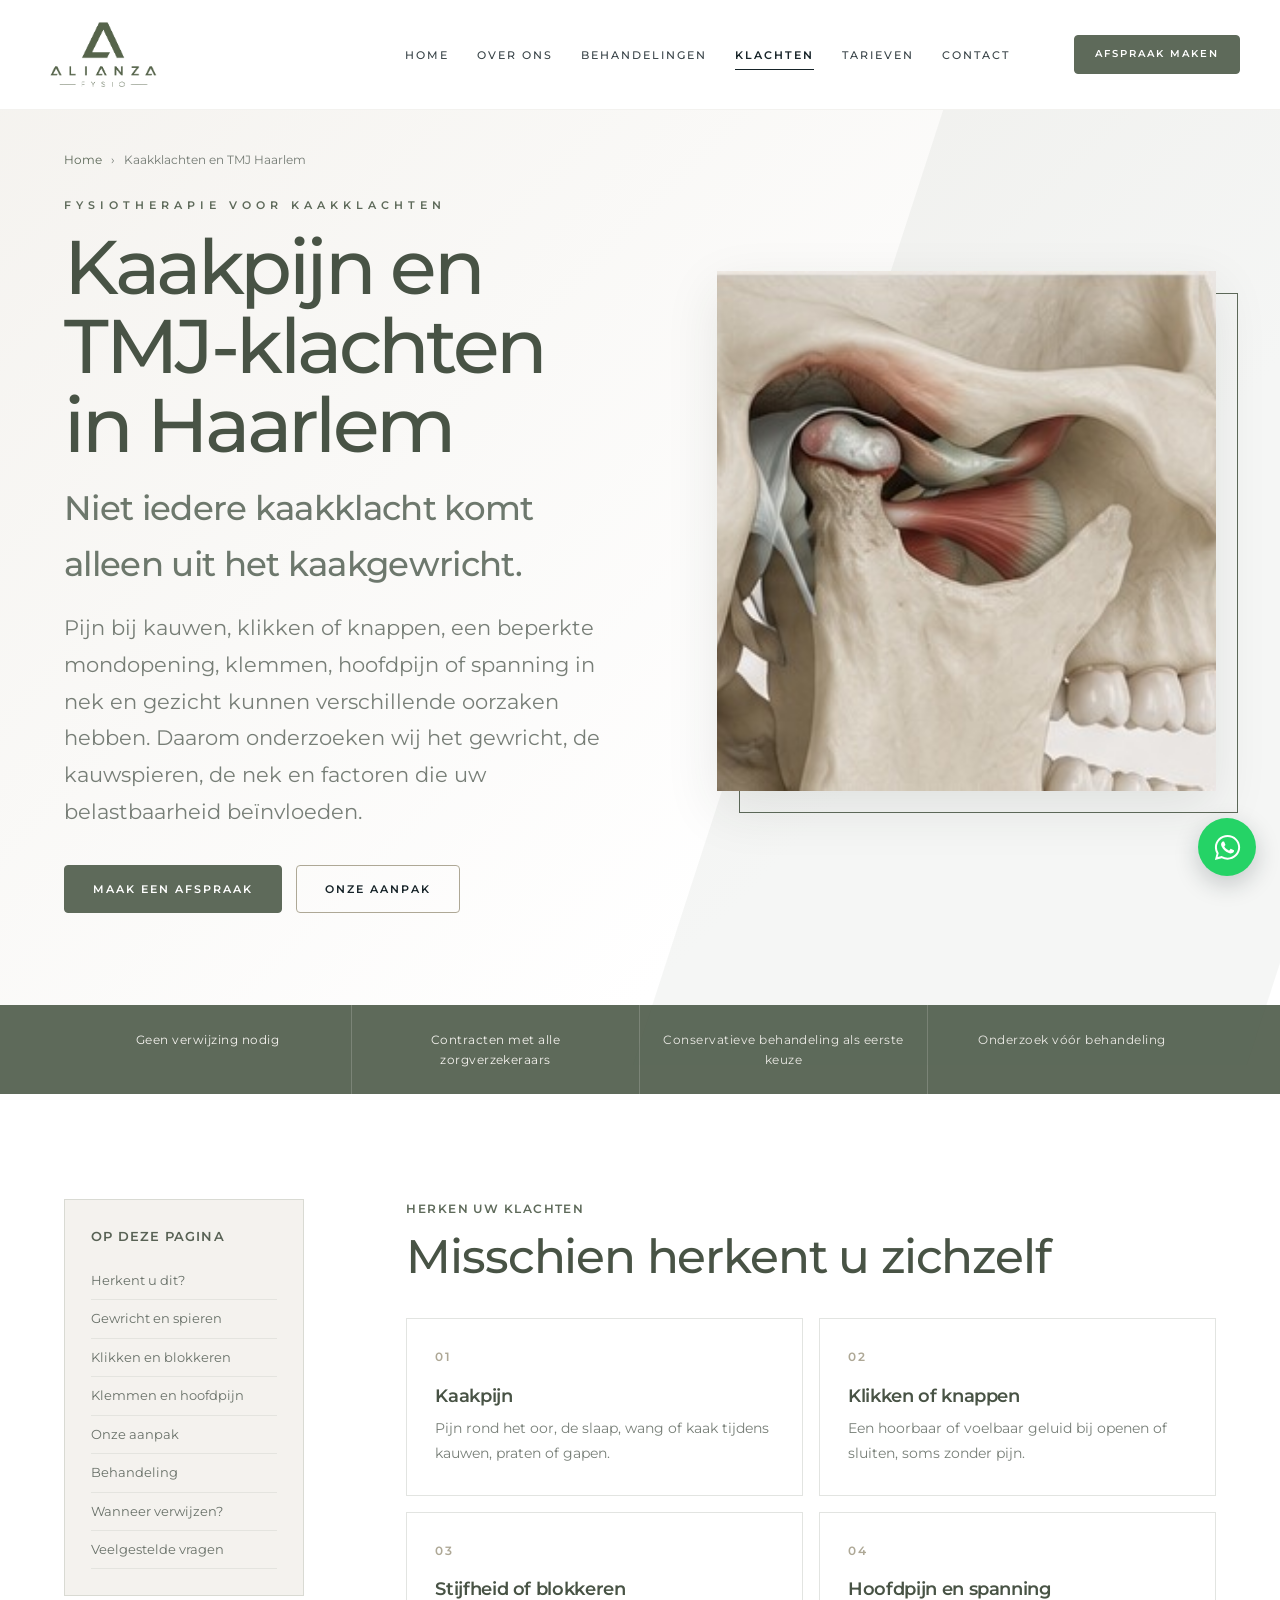
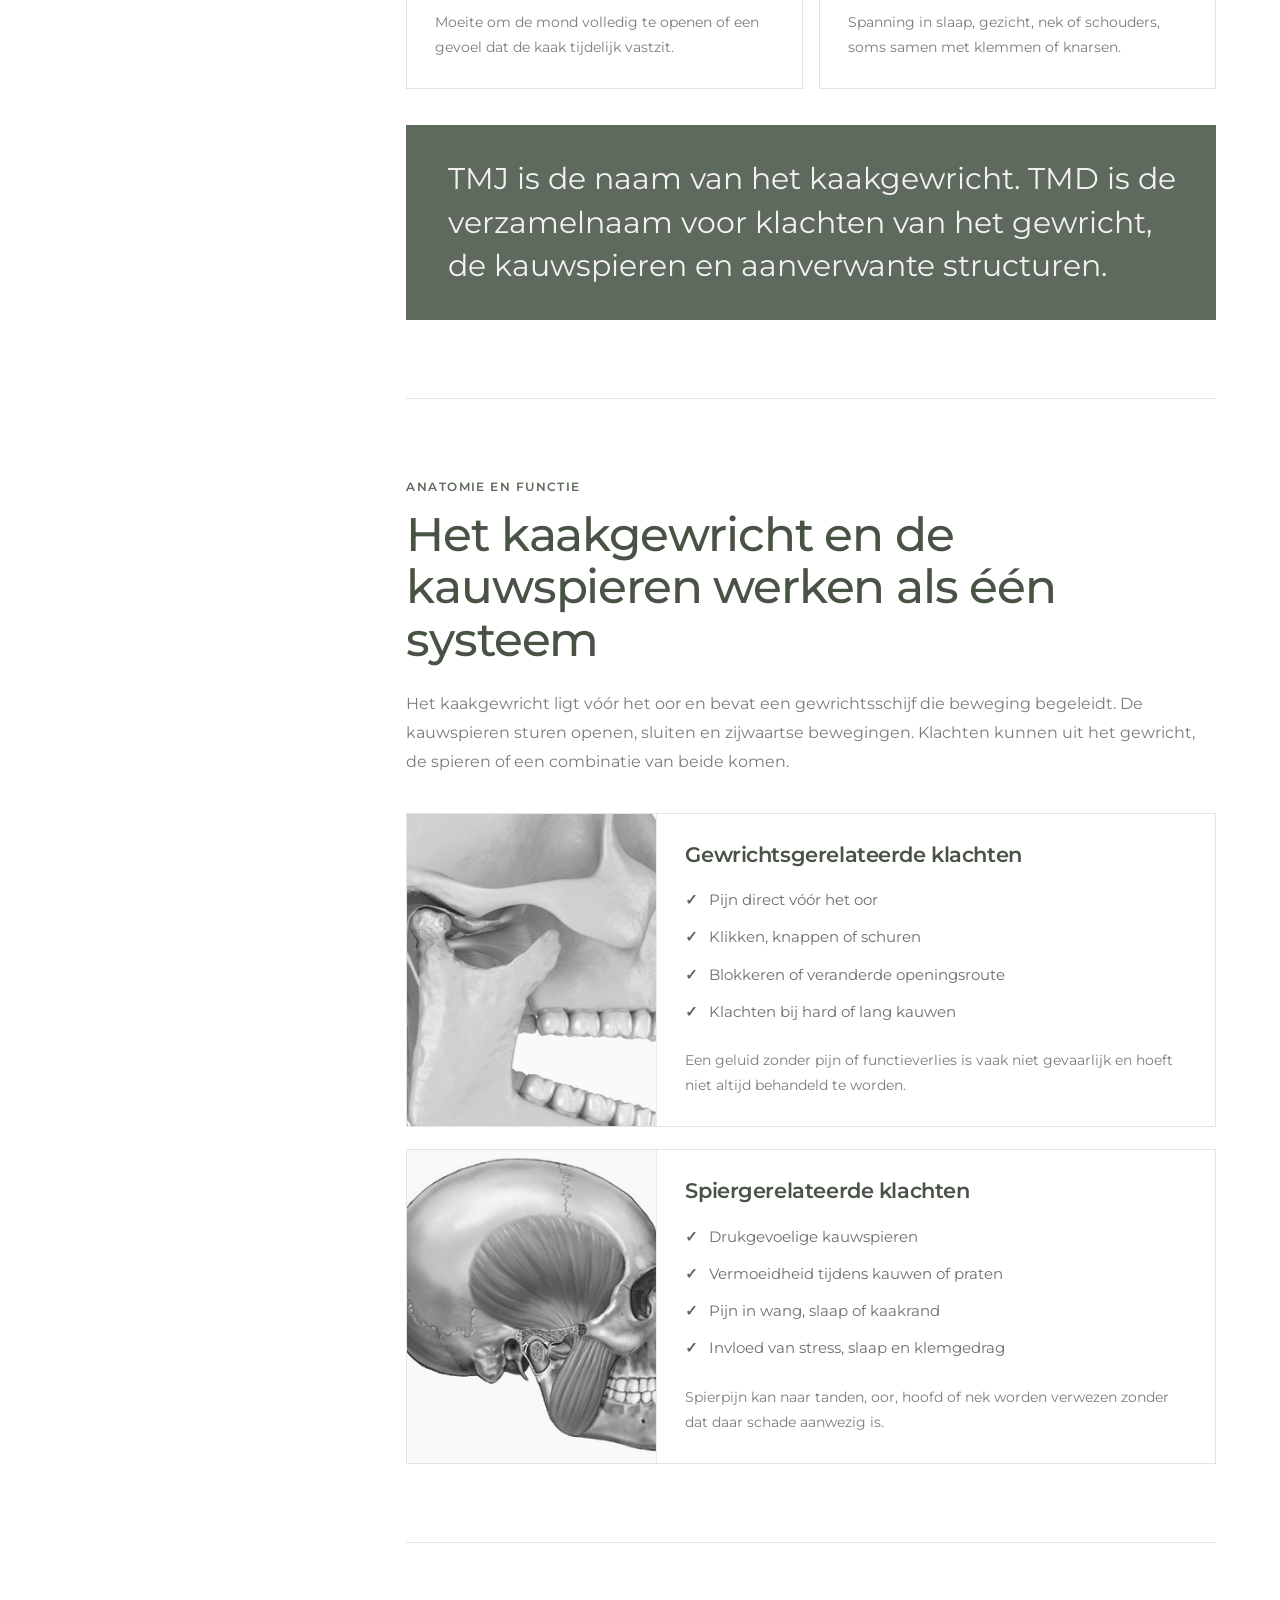
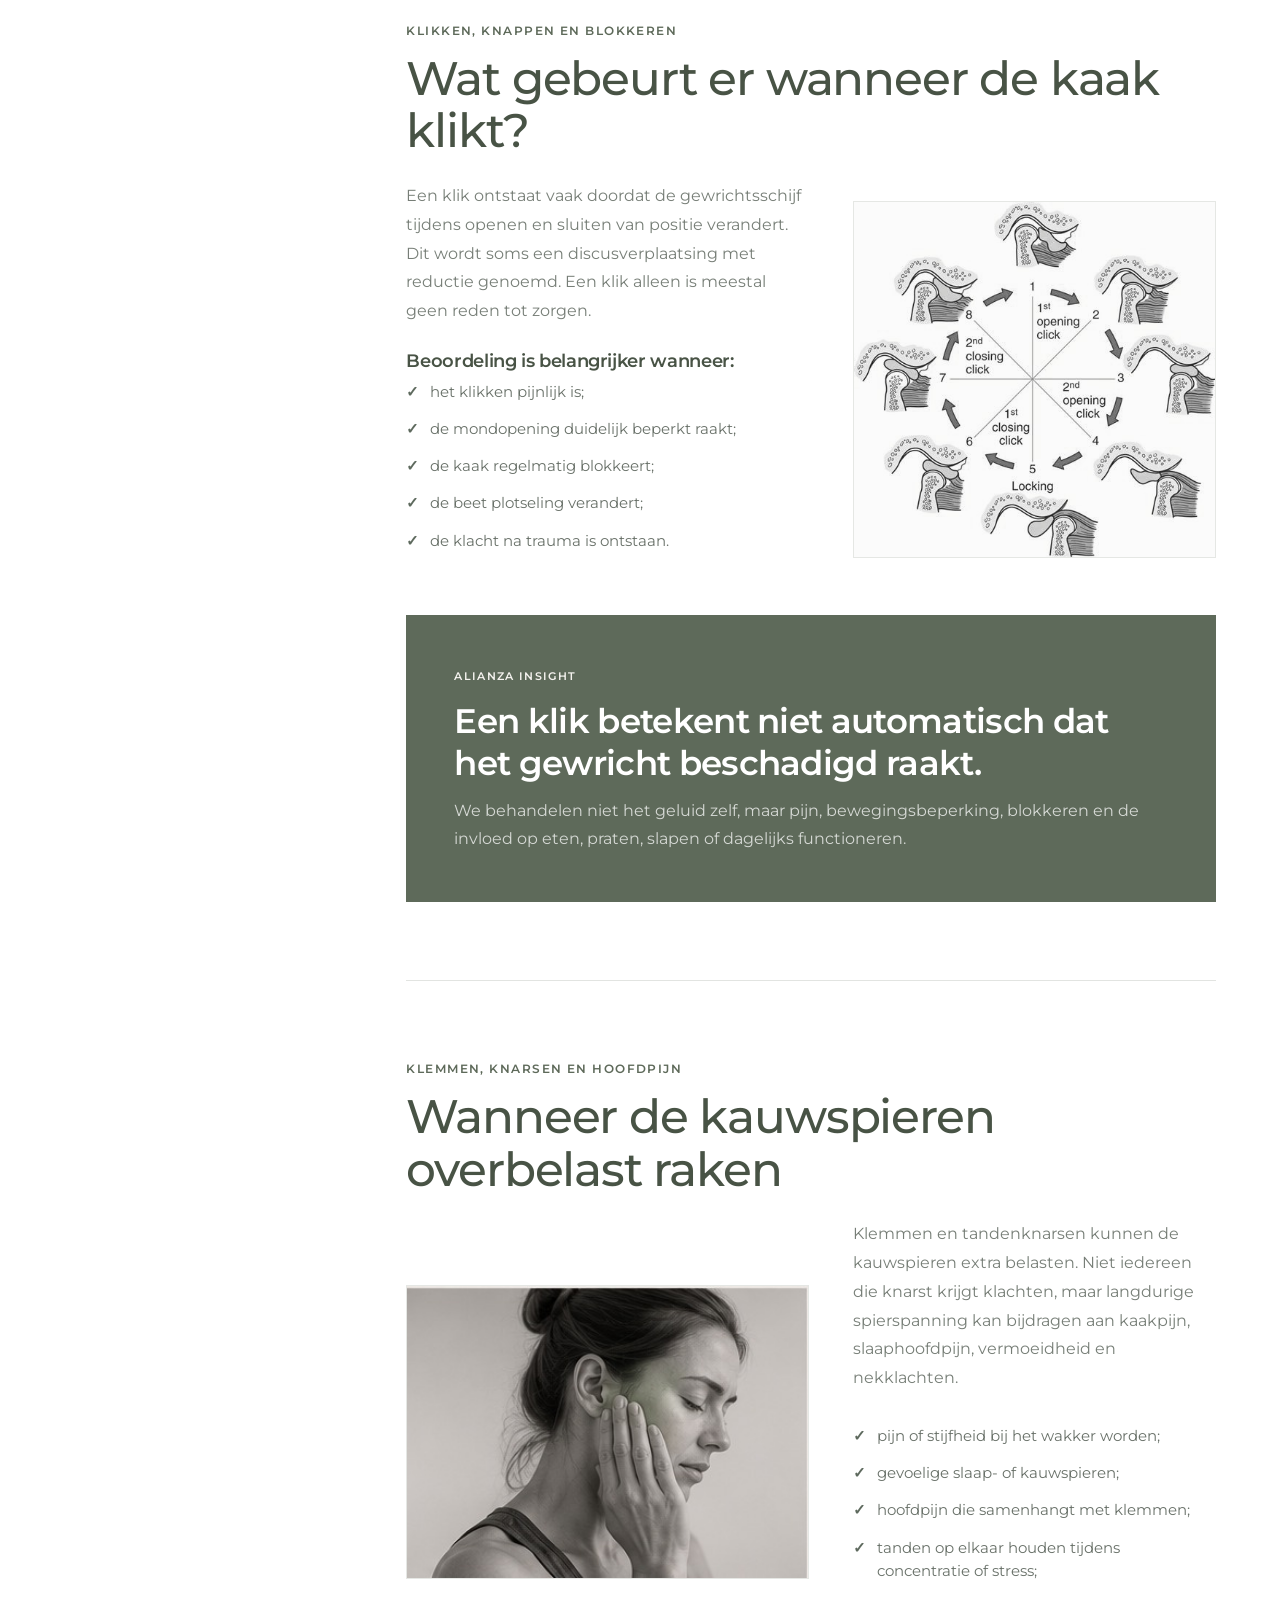
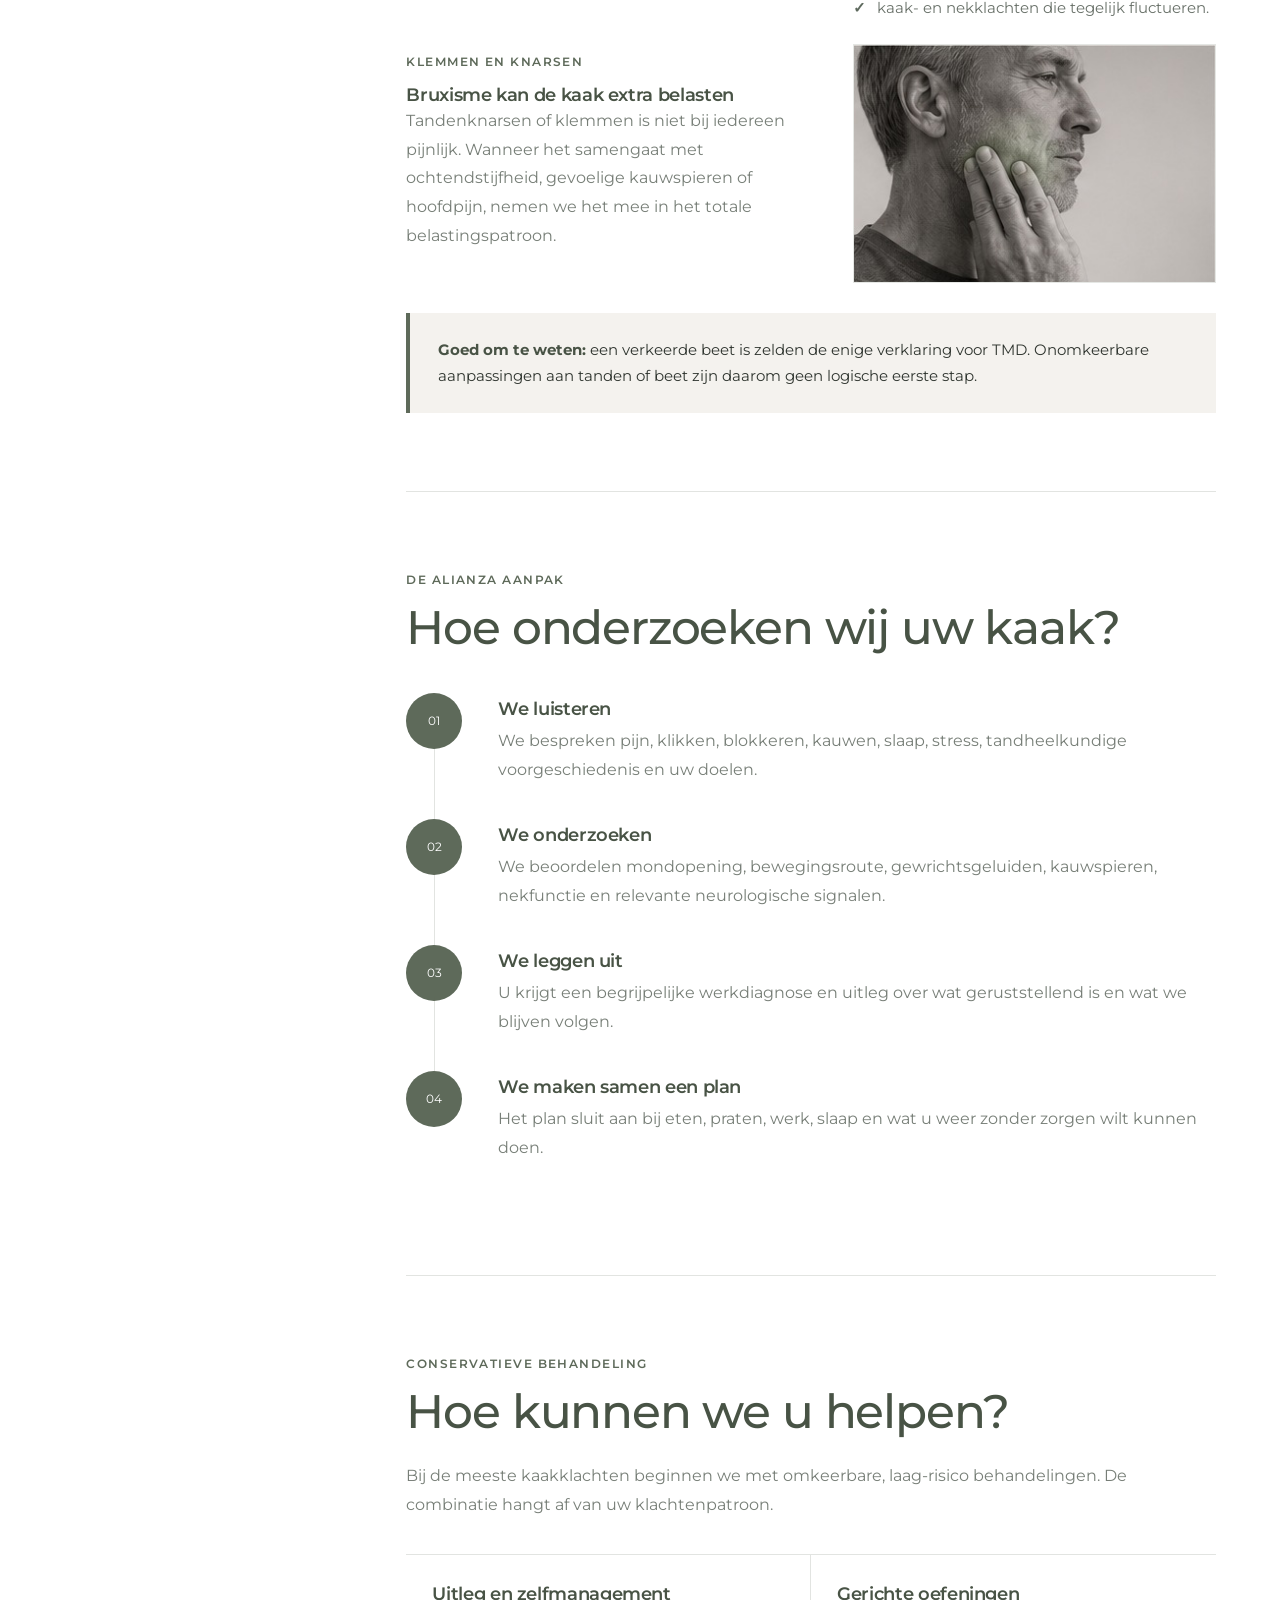
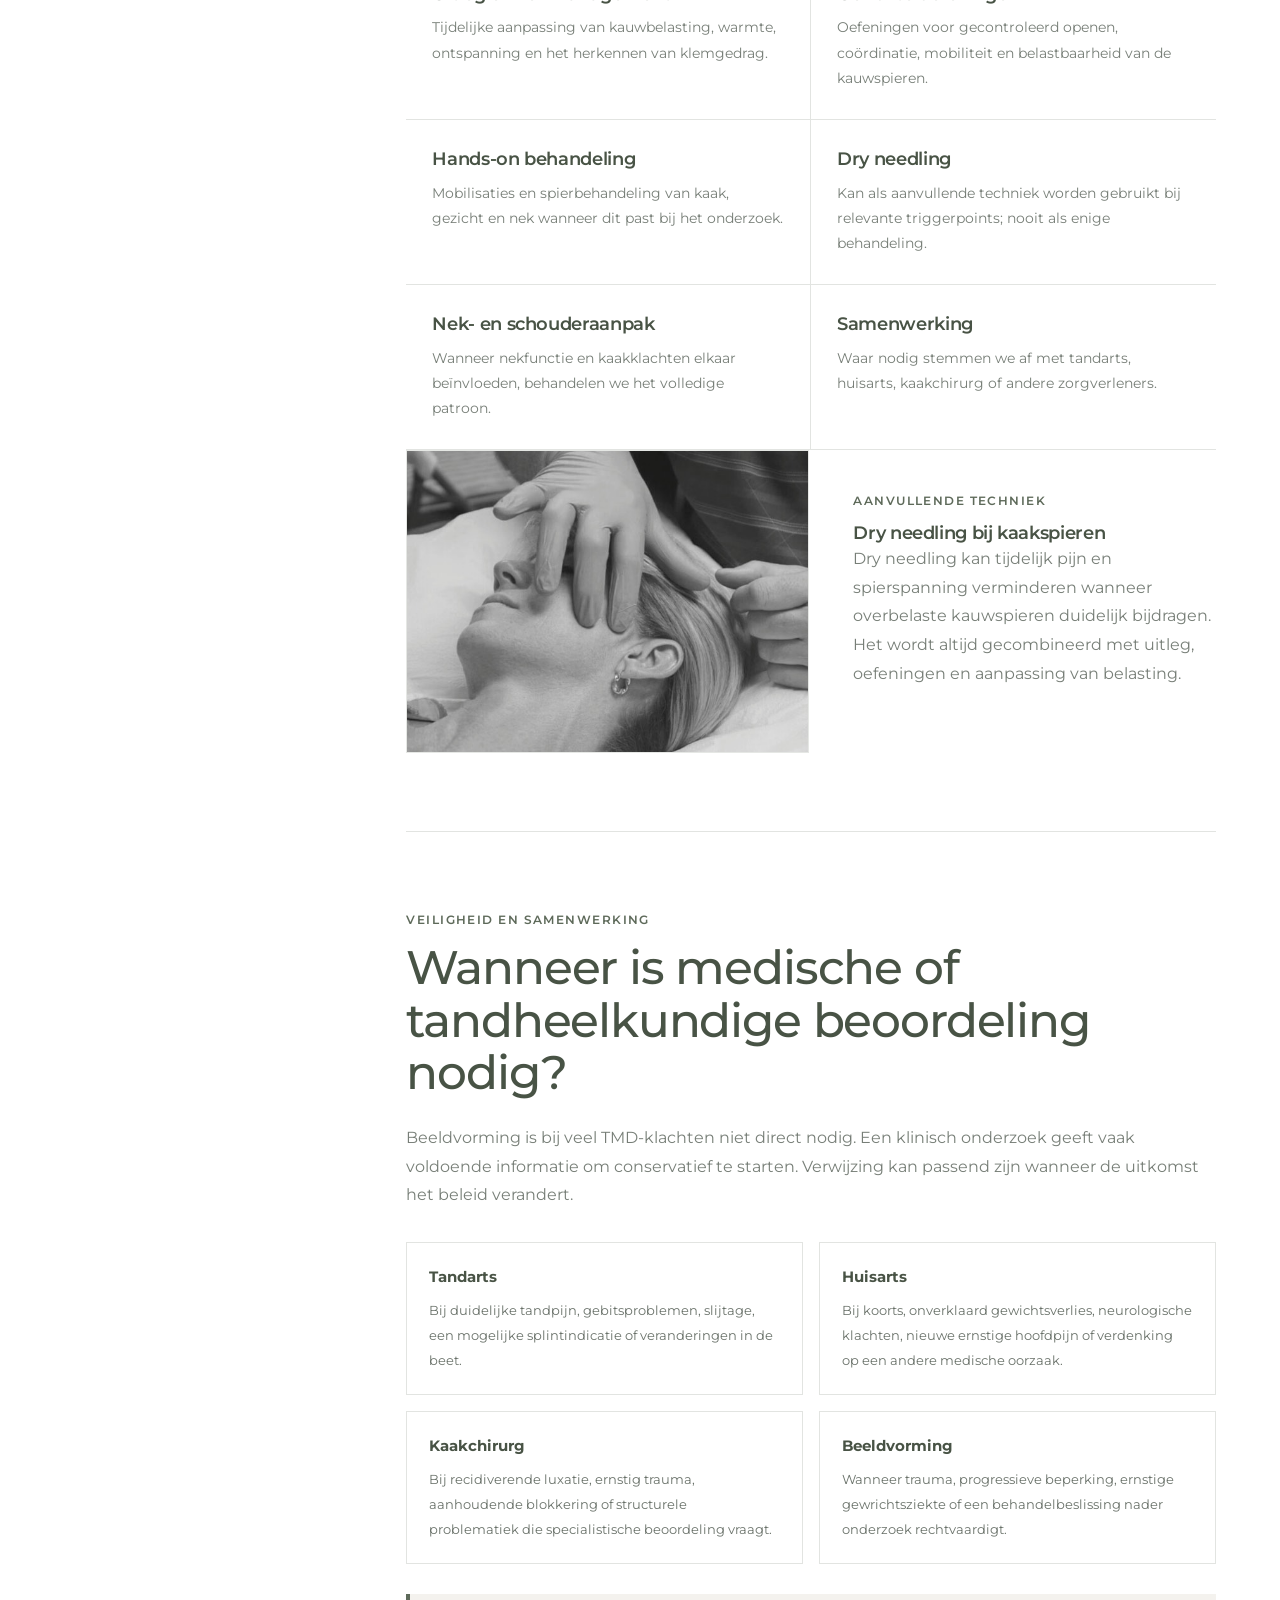
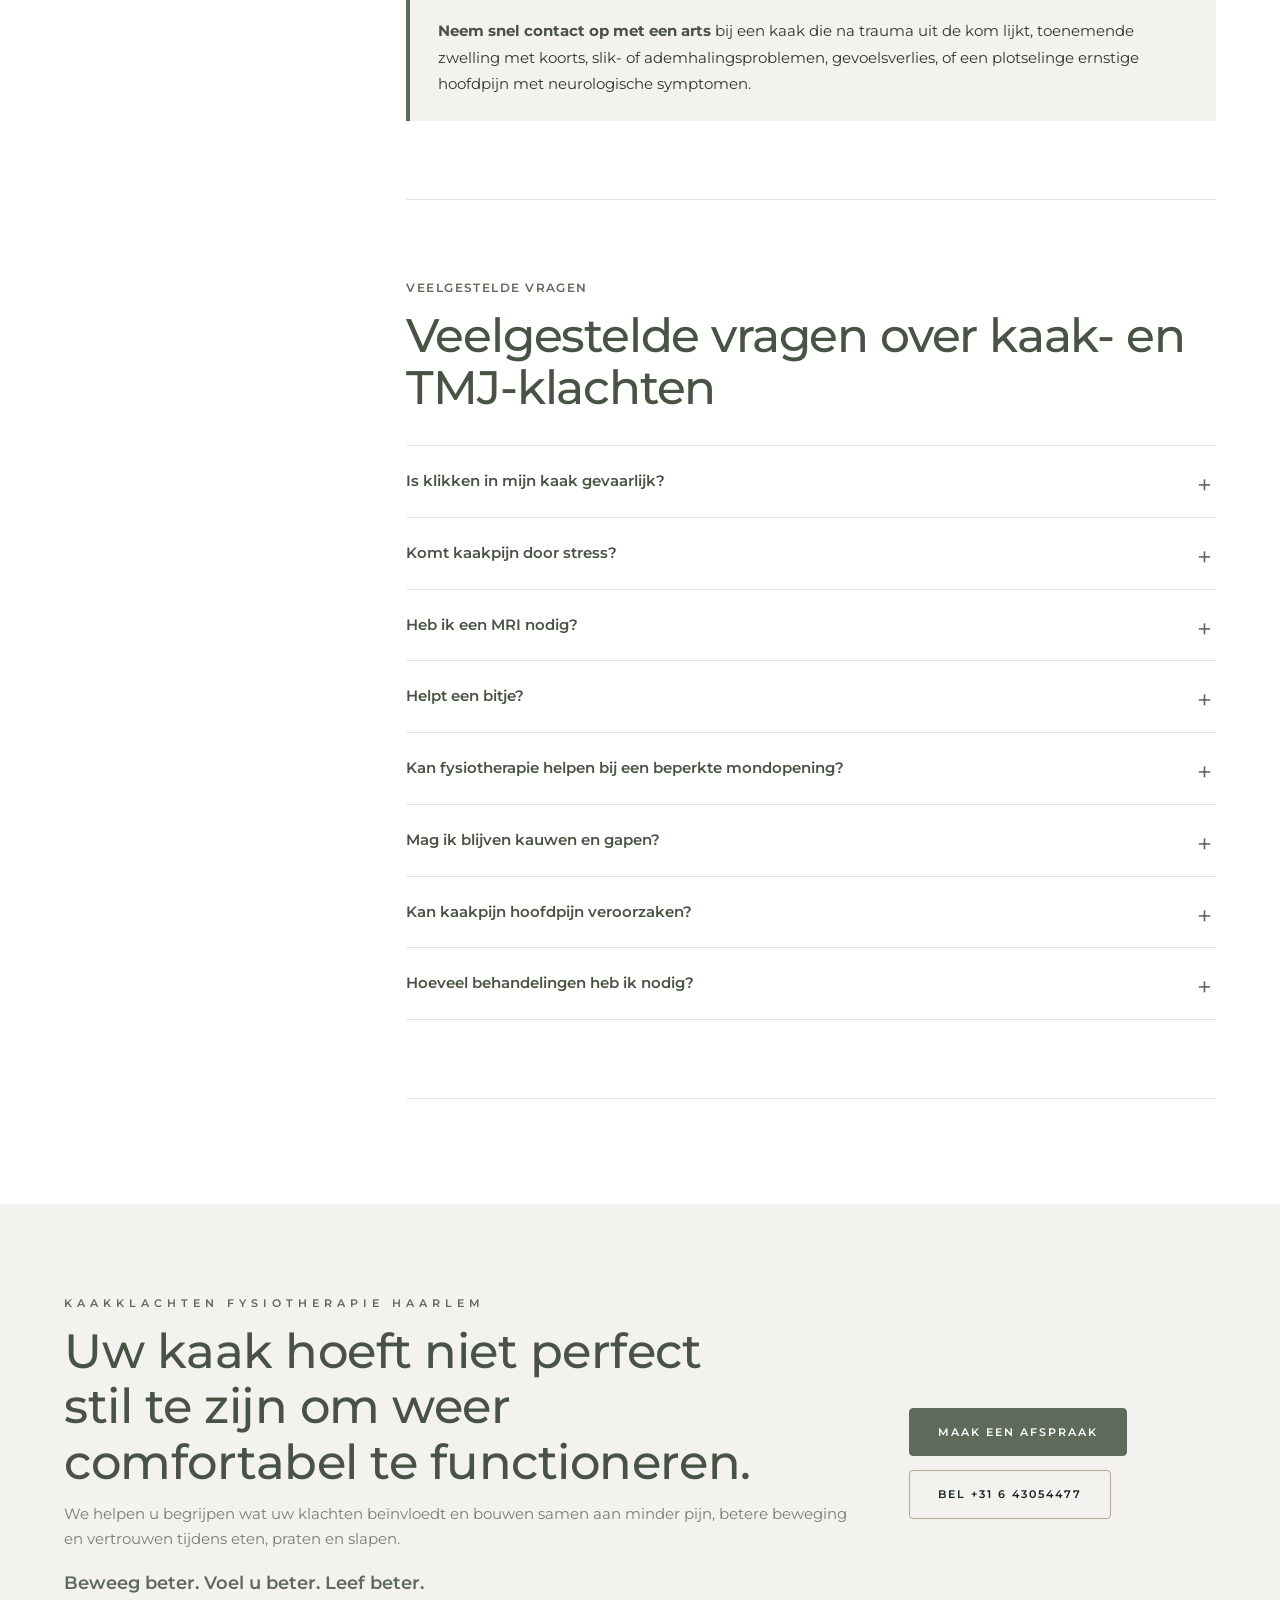
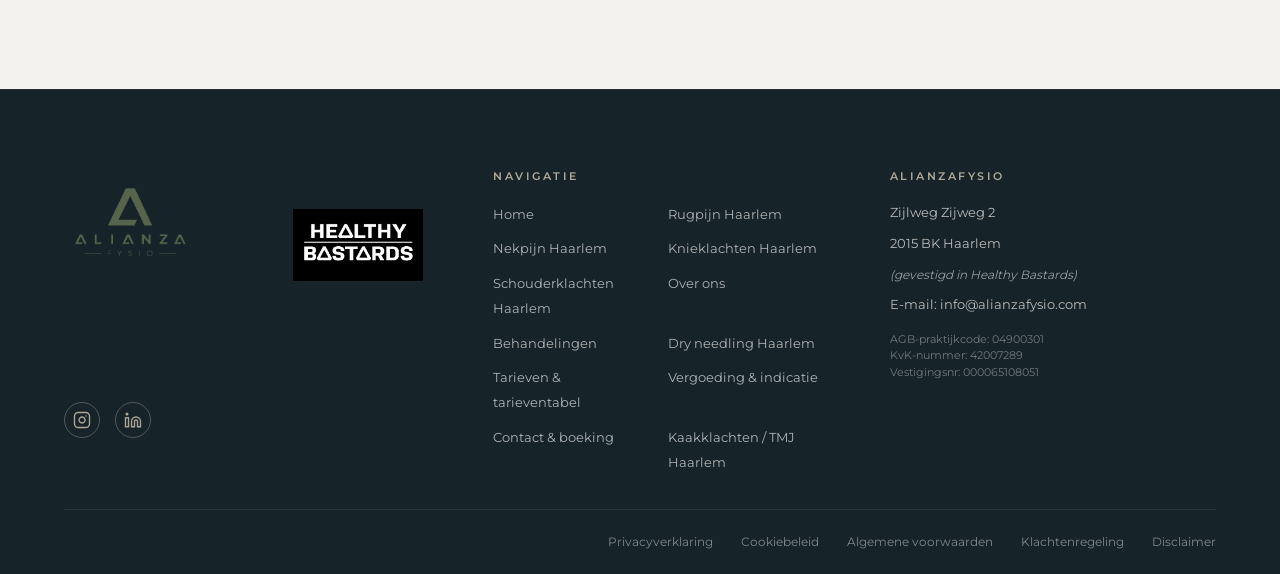
<file: tmj-kaakklachten-haarlem.html>
<!DOCTYPE html>

<html lang="nl"><head>
<script async="" src="https://www.googletagmanager.com/gtag/js?id=G-NNTEJQRNDR"></script><script>window.dataLayer=window.dataLayer||[];function gtag(){dataLayer.push(arguments)}gtag('js',new Date());gtag('config','G-NNTEJQRNDR');</script>
<meta charset="utf-8"/><meta content="width=device-width, initial-scale=1.0" name="viewport"/>
<title>Kaakklachten en TMJ Haarlem | Orofaciale fysiotherapie | AlianzaFysio</title>
<meta content="Kaakpijn, klikken, klemmen, hoofdpijn of beperkte mondopening? AlianzaFysio in Haarlem onderzoekt TMJ- en kaakklachten en maakt een persoonlijk herstelplan." name="description"/>
<meta content="index, follow, max-image-preview:large" name="robots"/><meta content="AlianzaFysio" name="author"/><meta content="#5E6A5A" name="theme-color"/>
<link href="https://alianzafysio.com/tmj-kaakklachten-haarlem.html" rel="canonical"/>
<meta content="nl_NL" property="og:locale"/><meta content="article" property="og:type"/><meta content="AlianzaFysio" property="og:site_name"/><meta content="https://alianzafysio.com/tmj-kaakklachten-haarlem.html" property="og:url"/><meta content="Kaakklachten en TMJ Haarlem | AlianzaFysio" property="og:title"/><meta content="Begrijp uw kaakklacht en herstel met een persoonlijke, conservatieve aanpak in Haarlem." property="og:description"/><meta content="https://alianzafysio.com/assets/tmj-photos/tmj-03.jpg" property="og:image"/><meta content="Anatomische afbeelding van het kaakgewricht" property="og:image:alt"/>
<meta content="summary_large_image" name="twitter:card"/><meta content="Kaakklachten en TMJ Haarlem | AlianzaFysio" name="twitter:title"/><meta content="Onderzoek, uitleg en een persoonlijk herstelplan bij kaak- en TMJ-klachten in Haarlem." name="twitter:description"/><meta content="https://alianzafysio.com/assets/tmj-photos/tmj-03.jpg" name="twitter:image"/>
<link href="style.css" rel="stylesheet"/>
<script type="application/ld+json">
{
  "@context": "https://schema.org",
  "@graph": [
    {
      "@type": "MedicalWebPage",
      "@id": "https://alianzafysio.com/tmj-kaakklachten-haarlem.html#webpage",
      "url": "https://alianzafysio.com/tmj-kaakklachten-haarlem.html",
      "name": "Kaakklachten en TMJ Haarlem",
      "description": "Patiëntinformatie over temporomandibulaire klachten, kaakpijn, klikken, klemmen, hoofdpijn en fysiotherapie in Haarlem.",
      "inLanguage": "nl-NL",
      "isPartOf": {
        "@id": "https://alianzafysio.com/#website"
      },
      "about": {
        "@type": "MedicalCondition",
        "name": "Temporomandibulaire aandoeningen"
      },
      "publisher": {
        "@id": "https://alianzafysio.com/#practice"
      }
    },
    {
      "@type": "BreadcrumbList",
      "itemListElement": [
        {
          "@type": "ListItem",
          "position": 1,
          "name": "Home",
          "item": "https://alianzafysio.com/"
        },
        {
          "@type": "ListItem",
          "position": 2,
          "name": "Kaakklachten en TMJ Haarlem",
          "item": "https://alianzafysio.com/tmj-kaakklachten-haarlem.html"
        }
      ]
    },
    {
      "@type": "FAQPage",
      "mainEntity": [
        {
          "@type": "Question",
          "name": "Is klikken in mijn kaak gevaarlijk?",
          "acceptedAnswer": {
            "@type": "Answer",
            "text": "Meestal niet. Een klik zonder pijn, blokkeren of functieverlies hoeft vaak niet behandeld te worden."
          }
        },
        {
          "@type": "Question",
          "name": "Komt kaakpijn door stress?",
          "acceptedAnswer": {
            "@type": "Answer",
            "text": "Stress is zelden de enige oorzaak, maar kan klemgedrag, slaap, spierspanning en pijngevoeligheid beïnvloeden."
          }
        },
        {
          "@type": "Question",
          "name": "Heb ik een MRI nodig?",
          "acceptedAnswer": {
            "@type": "Answer",
            "text": "Meestal niet als eerste stap. Beeldvorming is vooral nuttig wanneer de uitslag een medische of chirurgische beslissing kan veranderen."
          }
        },
        {
          "@type": "Question",
          "name": "Helpt een bitje?",
          "acceptedAnswer": {
            "@type": "Answer",
            "text": "Een splint kan bij sommige mensen zinvol zijn, vooral ter bescherming van tanden of als onderdeel van een breder plan. Bespreek dit met uw tandarts."
          }
        },
        {
          "@type": "Question",
          "name": "Kan fysiotherapie helpen bij een beperkte mondopening?",
          "acceptedAnswer": {
            "@type": "Answer",
            "text": "Ja, afhankelijk van de oorzaak. We onderzoeken of spieren, het gewricht, pijngevoeligheid of blokkeren de beperking beïnvloeden."
          }
        },
        {
          "@type": "Question",
          "name": "Mag ik blijven kauwen en gapen?",
          "acceptedAnswer": {
            "@type": "Answer",
            "text": "Normaal bewegen blijft belangrijk. Tijdelijke aanpassing van harde of taaie voeding kan helpen tijdens een pijnlijke fase."
          }
        },
        {
          "@type": "Question",
          "name": "Kan kaakpijn hoofdpijn veroorzaken?",
          "acceptedAnswer": {
            "@type": "Answer",
            "text": "Ja. Overbelaste kauwspieren en TMD-gerelateerde hoofdpijn kunnen samen voorkomen, maar hoofdpijn heeft meerdere mogelijke oorzaken."
          }
        },
        {
          "@type": "Question",
          "name": "Hoeveel behandelingen heb ik nodig?",
          "acceptedAnswer": {
            "@type": "Answer",
            "text": "Dat hangt af van klachtenduur, ernst, gewrichts- of spierbetrokkenheid en uw doelen. Na het onderzoek bespreken we een realistische eerste behandelperiode."
          }
        }
      ]
    }
  ]
}
</script></head>
<body class="treatment-detail-page neck-page neck-v3 photo-version tmj-page">
<header class="site-header" id="site-header"><div class="header-container container"><a aria-label="AlianzaFysio homepage" class="logo-link" href="index.html#home"><span class="logo-img-wrapper"><img alt="AlianzaFysio logo" class="site-logo-img" src="assets/ALIANZATRA.png"/></span></a><nav aria-label="Hoofdnavigatie" class="desktop-nav">
<ul class="nav-list">
<li><a class="nav-link" href="index.html#home">Home</a></li>
<li><a class="nav-link" href="index.html#about">Over ons</a></li>
<li><a class="nav-link" href="index.html#treatments">Behandelingen</a></li>
<li><a class="nav-link active-link" href="index.html#klachten">Klachten</a></li>
<li><a class="nav-link" href="index.html#tarieven">Tarieven</a></li>
<li><a class="nav-link" href="index.html#contact">Contact</a></li>
</ul>
</nav>

<div class="header-cta">
<a class="btn btn-header" href="index.html#contact">Afspraak maken</a>
</div>

<button aria-controls="mobile-nav" aria-expanded="false" aria-label="Menu openen" class="mobile-nav-toggle">
<span class="hamburger-line"></span>
<span class="hamburger-line"></span>
<span class="hamburger-line"></span>
</button>

</div>
</header>

<nav aria-hidden="true" aria-label="Mobiele navigatie" class="mobile-nav" id="mobile-nav">
<ul class="mobile-nav-list">
<li><a class="mobile-nav-link" href="index.html#home">Home</a></li>
<li><a class="mobile-nav-link" href="index.html#about">Over ons</a></li>
<li><a class="mobile-nav-link" href="index.html#treatments">Behandelingen</a></li>
<li><a class="mobile-nav-link active-link" href="index.html#klachten">Klachten</a></li>
<li><a class="mobile-nav-link" href="index.html#tarieven">Tarieven</a></li>
<li><a class="mobile-nav-link" href="index.html#contact">Contact</a></li>
<li><a class="btn btn-mobile-cta" href="index.html#contact">Afspraak maken</a></li>
</ul>
</nav>

<main>
<section class="detail-hero tmj-hero"><div class="container detail-hero-grid">
<div class="detail-hero-copy fade-in-section">
<nav aria-label="Broodkruimel" class="detail-breadcrumb"><a href="index.html">Home</a><span>›</span><span>Kaakklachten en TMJ Haarlem</span></nav>
<span class="sub-headline">Fysiotherapie voor kaakklachten</span>
<h1>Kaakpijn en TMJ-klachten in Haarlem</h1>
<p class="neck-hero-question">Niet iedere kaakklacht komt alleen uit het kaakgewricht.</p>
<p class="detail-lead">Pijn bij kauwen, klikken of knappen, een beperkte mondopening, klemmen, hoofdpijn of spanning in nek en gezicht kunnen verschillende oorzaken hebben. Daarom onderzoeken wij het gewricht, de kauwspieren, de nek en factoren die uw belastbaarheid beïnvloeden.</p>
<div class="detail-actions"><a class="btn btn-primary" href="index.html#contact">Maak een afspraak</a><a class="btn btn-secondary" href="#onderzoek">Onze aanpak</a></div>
</div>
<div class="detail-hero-image fade-in-section"><img alt="Anatomische afbeelding van het temporomandibulaire gewricht" src="assets/tmj-photos/tmj-03.jpg"/></div>
</div></section>
<section class="detail-trust"><div class="container detail-trust-grid"><span>Geen verwijzing nodig</span><span>Contracten met alle zorgverzekeraars</span><span>Conservatieve behandeling als eerste keuze</span><span>Onderzoek vóór behandeling</span></div></section>
<section class="detail-content"><div class="container detail-layout">
<aside class="detail-toc"><p class="detail-toc-title">Op deze pagina</p>
<a href="#herkenning">Herkent u dit?</a><a href="#structuren">Gewricht en spieren</a><a href="#klik">Klikken en blokkeren</a><a href="#spanning">Klemmen en hoofdpijn</a><a href="#onderzoek">Onze aanpak</a><a href="#behandeling">Behandeling</a><a href="#verwijzing">Wanneer verwijzen?</a><a href="#faq">Veelgestelde vragen</a></aside>
<article>
<section class="detail-block" id="herkenning"><span class="detail-kicker">Herken uw klachten</span><h2>Misschien herkent u zichzelf</h2>
<div class="neck-recognition-grid">
<div><span>01</span><h3>Kaakpijn</h3><p>Pijn rond het oor, de slaap, wang of kaak tijdens kauwen, praten of gapen.</p></div>
<div><span>02</span><h3>Klikken of knappen</h3><p>Een hoorbaar of voelbaar geluid bij openen of sluiten, soms zonder pijn.</p></div>
<div><span>03</span><h3>Stijfheid of blokkeren</h3><p>Moeite om de mond volledig te openen of een gevoel dat de kaak tijdelijk vastzit.</p></div>
<div><span>04</span><h3>Hoofdpijn en spanning</h3><p>Spanning in slaap, gezicht, nek of schouders, soms samen met klemmen of knarsen.</p></div>
</div>
<blockquote class="neck-quote">TMJ is de naam van het kaakgewricht. TMD is de verzamelnaam voor klachten van het gewricht, de kauwspieren en aanverwante structuren.</blockquote>
</section>
<section class="detail-block" id="structuren"><span class="detail-kicker">Anatomie en functie</span><h2>Het kaakgewricht en de kauwspieren werken als één systeem</h2>
<p>Het kaakgewricht ligt vóór het oor en bevat een gewrichtsschijf die beweging begeleidt. De kauwspieren sturen openen, sluiten en zijwaartse bewegingen. Klachten kunnen uit het gewricht, de spieren of een combinatie van beide komen.</p>
<div class="neck-source-grid">
<article><img alt="Kaakgewricht met gewrichtsschijf en omliggende structuren" src="assets/tmj-photos/tmj-joint.jpg"/><div><h3>Gewrichtsgerelateerde klachten</h3><ul><li>Pijn direct vóór het oor</li><li>Klikken, knappen of schuren</li><li>Blokkeren of veranderde openingsroute</li><li>Klachten bij hard of lang kauwen</li></ul><p>Een geluid zonder pijn of functieverlies is vaak niet gevaarlijk en hoeft niet altijd behandeld te worden.</p></div></article>
<article><img alt="Anatomie van de kauwspieren" src="assets/tmj-photos/tmj-muscles.jpg"/><div><h3>Spiergerelateerde klachten</h3><ul><li>Drukgevoelige kauwspieren</li><li>Vermoeidheid tijdens kauwen of praten</li><li>Pijn in wang, slaap of kaakrand</li><li>Invloed van stress, slaap en klemgedrag</li></ul><p>Spierpijn kan naar tanden, oor, hoofd of nek worden verwezen zonder dat daar schade aanwezig is.</p></div></article>
</div>
</section>
<section class="detail-block" id="klik"><span class="detail-kicker">Klikken, knappen en blokkeren</span><h2>Wat gebeurt er wanneer de kaak klikt?</h2>
<div class="neck-split"><div>
<p>Een klik ontstaat vaak doordat de gewrichtsschijf tijdens openen en sluiten van positie verandert. Dit wordt soms een discusverplaatsing met reductie genoemd. Een klik alleen is meestal geen reden tot zorgen.</p>
<h3>Beoordeling is belangrijker wanneer:</h3>
<ul class="neck-check-list"><li>het klikken pijnlijk is;</li><li>de mondopening duidelijk beperkt raakt;</li><li>de kaak regelmatig blokkeert;</li><li>de beet plotseling verandert;</li><li>de klacht na trauma is ontstaan.</li></ul>
</div><img alt="Bewegingscyclus van het kaakgewricht bij klikken en blokkeren" src="assets/tmj-photos/tmj-function-cycle.jpg"/></div>
<div class="detail-philosophy"><span>Alianza Insight</span><h3>Een klik betekent niet automatisch dat het gewricht beschadigd raakt.</h3><p>We behandelen niet het geluid zelf, maar pijn, bewegingsbeperking, blokkeren en de invloed op eten, praten, slapen of dagelijks functioneren.</p></div>
</section>
<section class="detail-block" id="spanning"><span class="detail-kicker">Klemmen, knarsen en hoofdpijn</span><h2>Wanneer de kauwspieren overbelast raken</h2>
<div class="neck-split"><img alt="Persoon met kaak- en hoofdpijn" src="assets/tmj-photos/tmj-04.jpg"/><div>
<p>Klemmen en tandenknarsen kunnen de kauwspieren extra belasten. Niet iedereen die knarst krijgt klachten, maar langdurige spierspanning kan bijdragen aan kaakpijn, slaaphoofdpijn, vermoeidheid en nekklachten.</p>
<ul class="neck-check-list"><li>pijn of stijfheid bij het wakker worden;</li><li>gevoelige slaap- of kauwspieren;</li><li>hoofdpijn die samenhangt met klemmen;</li><li>tanden op elkaar houden tijdens concentratie of stress;</li><li>kaak- en nekklachten die tegelijk fluctueren.</li></ul>
</div></div>
<div class="neck-split"><div><span class="detail-kicker">Klemmen en knarsen</span><h3>Bruxisme kan de kaak extra belasten</h3><p>Tandenknarsen of klemmen is niet bij iedereen pijnlijk. Wanneer het samengaat met ochtendstijfheid, gevoelige kauwspieren of hoofdpijn, nemen we het mee in het totale belastingspatroon.</p></div><img alt="Persoon met klachten passend bij tandenknarsen of klemmen" src="assets/tmj-photos/tmj-07.jpg"/></div>
<div class="detail-highlight"><strong>Goed om te weten:</strong> een verkeerde beet is zelden de enige verklaring voor TMD. Onomkeerbare aanpassingen aan tanden of beet zijn daarom geen logische eerste stap.</div>
</section>
<section class="detail-block" id="onderzoek"><span class="detail-kicker">De Alianza aanpak</span><h2>Hoe onderzoeken wij uw kaak?</h2>
<ol class="detail-timeline">
<li><span>01</span><div><h3>We luisteren</h3><p>We bespreken pijn, klikken, blokkeren, kauwen, slaap, stress, tandheelkundige voorgeschiedenis en uw doelen.</p></div></li>
<li><span>02</span><div><h3>We onderzoeken</h3><p>We beoordelen mondopening, bewegingsroute, gewrichtsgeluiden, kauwspieren, nekfunctie en relevante neurologische signalen.</p></div></li>
<li><span>03</span><div><h3>We leggen uit</h3><p>U krijgt een begrijpelijke werkdiagnose en uitleg over wat geruststellend is en wat we blijven volgen.</p></div></li>
<li><span>04</span><div><h3>We maken samen een plan</h3><p>Het plan sluit aan bij eten, praten, werk, slaap en wat u weer zonder zorgen wilt kunnen doen.</p></div></li>
</ol>
</section>
<section class="detail-block" id="behandeling"><span class="detail-kicker">Conservatieve behandeling</span><h2>Hoe kunnen we u helpen?</h2>
<p>Bij de meeste kaakklachten beginnen we met omkeerbare, laag-risico behandelingen. De combinatie hangt af van uw klachtenpatroon.</p>
<div class="detail-condition-list">
<div><h3>Uitleg en zelfmanagement</h3><p>Tijdelijke aanpassing van kauwbelasting, warmte, ontspanning en het herkennen van klemgedrag.</p></div>
<div><h3>Gerichte oefeningen</h3><p>Oefeningen voor gecontroleerd openen, coördinatie, mobiliteit en belastbaarheid van de kauwspieren.</p></div>
<div><h3>Hands-on behandeling</h3><p>Mobilisaties en spierbehandeling van kaak, gezicht en nek wanneer dit past bij het onderzoek.</p></div>
<div><h3>Dry needling</h3><p>Kan als aanvullende techniek worden gebruikt bij relevante triggerpoints; nooit als enige behandeling.</p></div>
<div><h3>Nek- en schouderaanpak</h3><p>Wanneer nekfunctie en kaakklachten elkaar beïnvloeden, behandelen we het volledige patroon.</p></div>
<div><h3>Samenwerking</h3><p>Waar nodig stemmen we af met tandarts, huisarts, kaakchirurg of andere zorgverleners.</p></div>
</div>
<div class="neck-split"><img alt="Dry needling behandeling rond de kaakregio" src="assets/tmj-photos/tmj-dry-needling.jpg"/><div><span class="detail-kicker">Aanvullende techniek</span><h3>Dry needling bij kaakspieren</h3><p>Dry needling kan tijdelijk pijn en spierspanning verminderen wanneer overbelaste kauwspieren duidelijk bijdragen. Het wordt altijd gecombineerd met uitleg, oefeningen en aanpassing van belasting.</p></div></div>
</section>
<section class="detail-block" id="verwijzing"><span class="detail-kicker">Veiligheid en samenwerking</span><h2>Wanneer is medische of tandheelkundige beoordeling nodig?</h2>
<p>Beeldvorming is bij veel TMD-klachten niet direct nodig. Een klinisch onderzoek geeft vaak voldoende informatie om conservatief te starten. Verwijzing kan passend zijn wanneer de uitkomst het beleid verandert.</p>
<div class="detail-grid-2">
<div class="detail-mini-card"><strong>Tandarts</strong><span>Bij duidelijke tandpijn, gebitsproblemen, slijtage, een mogelijke splintindicatie of veranderingen in de beet.</span></div>
<div class="detail-mini-card"><strong>Huisarts</strong><span>Bij koorts, onverklaard gewichtsverlies, neurologische klachten, nieuwe ernstige hoofdpijn of verdenking op een andere medische oorzaak.</span></div>
<div class="detail-mini-card"><strong>Kaakchirurg</strong><span>Bij recidiverende luxatie, ernstig trauma, aanhoudende blokkering of structurele problematiek die specialistische beoordeling vraagt.</span></div>
<div class="detail-mini-card"><strong>Beeldvorming</strong><span>Wanneer trauma, progressieve beperking, ernstige gewrichtsziekte of een behandelbeslissing nader onderzoek rechtvaardigt.</span></div>
</div>
<div class="detail-highlight urgent-card"><strong>Neem snel contact op met een arts</strong> bij een kaak die na trauma uit de kom lijkt, toenemende zwelling met koorts, slik- of ademhalingsproblemen, gevoelsverlies, of een plotselinge ernstige hoofdpijn met neurologische symptomen.</div>
</section>
<section class="detail-block" id="faq"><span class="detail-kicker">Veelgestelde vragen</span><h2>Veelgestelde vragen over kaak- en TMJ-klachten</h2>
<div class="detail-faq">
<details><summary>Is klikken in mijn kaak gevaarlijk?</summary><p>Meestal niet. Een klik zonder pijn, blokkeren of functieverlies hoeft vaak niet behandeld te worden.</p></details>
<details><summary>Komt kaakpijn door stress?</summary><p>Stress is zelden de enige oorzaak, maar kan klemgedrag, slaap, spierspanning en pijngevoeligheid beïnvloeden.</p></details>
<details><summary>Heb ik een MRI nodig?</summary><p>Meestal niet als eerste stap. Beeldvorming is vooral nuttig wanneer de uitslag een medische of chirurgische beslissing kan veranderen.</p></details>
<details><summary>Helpt een bitje?</summary><p>Een splint kan bij sommige mensen zinvol zijn, vooral ter bescherming van tanden of als onderdeel van een breder plan. Bespreek dit met uw tandarts.</p></details>
<details><summary>Kan fysiotherapie helpen bij een beperkte mondopening?</summary><p>Ja, afhankelijk van de oorzaak. We onderzoeken of spieren, het gewricht, pijngevoeligheid of blokkeren de beperking beïnvloeden.</p></details>
<details><summary>Mag ik blijven kauwen en gapen?</summary><p>Normaal bewegen blijft belangrijk. Tijdelijke aanpassing van harde of taaie voeding kan helpen tijdens een pijnlijke fase.</p></details>
<details><summary>Kan kaakpijn hoofdpijn veroorzaken?</summary><p>Ja. Overbelaste kauwspieren en TMD-gerelateerde hoofdpijn kunnen samen voorkomen, maar hoofdpijn heeft meerdere mogelijke oorzaken.</p></details>
<details><summary>Hoeveel behandelingen heb ik nodig?</summary><p>Dat hangt af van klachtenduur, ernst, gewrichts- of spierbetrokkenheid en uw doelen. Na het onderzoek bespreken we een realistische eerste behandelperiode.</p></details>
</div></section>
</article></div></section>
<section class="detail-final-cta tmj-final"><div class="container detail-final-cta-inner"><div>
<span class="sub-headline">Kaakklachten fysiotherapie Haarlem</span>
<h2>Uw kaak hoeft niet perfect stil te zijn om weer comfortabel te functioneren.</h2>
<p>We helpen u begrijpen wat uw klachten beïnvloedt en bouwen samen aan minder pijn, betere beweging en vertrouwen tijdens eten, praten en slapen.</p>
<strong class="neck-signature">Beweeg beter. Voel u beter. Leef beter.</strong>
</div><div class="detail-actions"><a class="btn btn-primary" href="index.html#contact">Maak een afspraak</a><a class="btn btn-secondary" href="tel:+31643054477">Bel +31 6 43054477</a></div></div></section>
</main>
<footer class="site-footer bg-footer text-white">
<div class="container footer-container">
<div class="footer-top-grid">
<!-- Col 1: Logo & Statement -->
<div class="footer-col-brand">
<div class="footer-logo-wrapper footer-logos">
<span class="logo-img-wrapper text-light">
<img alt="AlianzaFysio Logo" class="site-logo-img" src="assets/ALIANZATRA.png"/>
</span>
<a href="https://healthybastards.nl" target="_blank">
<img alt="Healthy Bastards" class="site-logo-img hb-logo" src="assets/hb.jpg"/>
</a>
</div>
<p class="footer-brand-statement">
        “Persoonlijke zorg. Evidence-based aanpak. Gericht op duurzaam herstel.”
    </p>

<!-- Social Icons -->
<div class="footer-social-wrapper">
<a aria-label="AlianzaFysio Instagram" class="social-icon-link" href="https://instagram.com/alianzafysio" rel="noopener noreferrer" target="_blank">
<svg class="svg-social" viewbox="0 0 24 24" xmlns="http://www.w3.org/2000/svg">
<rect fill="none" height="20" rx="5" ry="5" stroke="#AEA896" stroke-width="1.8" width="20" x="2" y="2"></rect>
<path d="M16 11.37A4 4 0 1 1 12.63 8 4 4 0 0 1 16 11.37z" fill="none" stroke="#AEA896" stroke-width="1.8"></path>
<line stroke="#AEA896" stroke-linecap="round" stroke-width="2" x1="17.5" x2="17.51" y1="6.5" y2="6.5"></line>
</svg>
</a>
<a aria-label="AlianzaFysio LinkedIn" class="social-icon-link" href="https://linkedin.com/company/alianzafysio" rel="noopener noreferrer" target="_blank">
<svg class="svg-social" viewbox="0 0 24 24" xmlns="http://www.w3.org/2000/svg">
<path d="M16 8a6 6 0 0 1 6 6v7h-4v-7a2 2 0 0 0-2-2 2 2 0 0 0-2 2v7h-4v-7a6 6 0 0 1 6-6z" fill="none" stroke="#AEA896" stroke-width="1.8"></path>
<rect fill="none" height="12" stroke="#AEA896" stroke-width="1.8" width="4" x="2" y="9"></rect>
<circle cx="4" cy="4" fill="#AEA896" r="2"></circle>
</svg>
</a>
</div>
</div>
<!-- Col 2: Navigation Links -->
<div class="footer-col-nav">
<h4 class="footer-col-title">Navigatie</h4>
<ul class="footer-links-list">
<li><a href="index.html#home">Home</a></li>
<li><a href="rugpijn-haarlem.html">Rugpijn Haarlem</a></li><li><a href="nekpijn-haarlem.html">Nekpijn Haarlem</a></li><li><a href="knieklachten-haarlem.html">Knieklachten Haarlem</a></li><li><a href="schouderklachten-haarlem.html">Schouderklachten Haarlem</a></li><li><a href="index.html#about">Over ons</a></li>
<li><a href="index.html#treatments">Behandelingen</a></li>
<li><a href="dry-needling-haarlem.html">Dry needling Haarlem</a></li>
<li><a href="index.html#tarieven">Tarieven &amp; tarieventabel</a></li>
<li><a href="index.html#vergoeding">Vergoeding &amp; indicatie</a></li>
<li><a href="index.html#contact">Contact &amp; boeking</a></li>
<li><a href="tmj-kaakklachten-haarlem.html">Kaakklachten / TMJ Haarlem</a></li></ul>
</div>
<!-- Col 3: Contact details -->
<div class="footer-col-contact">
<h4 class="footer-col-title">AlianzaFysio</h4>
<p class="footer-contact-info">Zijlweg Zijweg 2</p>
<p class="footer-contact-info">2015 BK Haarlem</p>
<p class="footer-contact-info"><span class="footer-gym-note">(gevestigd in <a href="https://healthy-bastards.nl/" rel="noopener noreferrer" target="_blank">Healthy Bastards</a>)</span></p>
<p class="footer-contact-info">E-mail: <a href="mailto:info@alianzafysio.com">info@alianzafysio.com</a></p>
<p class="footer-contact-info" style="margin-top: 15px; font-size: 11px; opacity: 0.5; line-height: 1.5;">
                        AGB-praktijkcode: 04900301<br/>
                        KvK-nummer: 42007289<br/>
                        Vestigingsnr: 000065108051
                    </p>
</div>
</div>
<div class="footer-bottom-strip">
<p class="copyright-text">© 2026 AlianzaFysio. Alle rechten voorbehouden.</p>
<div class="footer-legal-links">
<a href="privacy.html">Privacyverklaring</a>
<a href="cookiebeleid.html">Cookiebeleid</a>
<a href="algemene-voorwaarden.html">Algemene voorwaarden</a>
<a href="klachtenregeling.html">Klachtenregeling</a>
<a href="disclaimer.html">Disclaimer</a>
</div>
</div>
</footer>
<!-- Floating WhatsApp button -->
<a aria-label="Neem contact op met AlianzaFysio via WhatsApp" class="whatsapp-button" href="https://wa.me/31643054477?text=Hallo%20AlianzaFysio%2C%20ik%20wil%20graag%20een%20afspraak%20maken." rel="noopener noreferrer" target="_blank" title="WhatsApp ons">
<svg aria-hidden="true" focusable="false" viewbox="0 0 32 32">
<path d="M16.04 3C8.86 3 3.02 8.71 3.02 15.75c0 2.25.6 4.45 1.74 6.37L3 29l7.08-1.81a13.2 13.2 0 0 0 5.95 1.43h.01c7.17 0 13.01-5.72 13.01-12.76C29.05 8.72 23.22 3 16.04 3Zm0 23.46h-.01a11 11 0 0 1-5.59-1.5l-.4-.24-4.2 1.08 1.12-4.01-.26-.41a10.5 10.5 0 0 1-1.63-5.63c0-5.85 4.92-10.61 10.98-10.61 6.05 0 10.97 4.76 10.97 10.62 0 5.85-4.92 10.7-10.98 10.7Zm6.02-7.94c-.33-.16-1.95-.94-2.25-1.05-.3-.11-.52-.16-.74.16-.22.32-.85 1.05-1.04 1.26-.19.21-.38.24-.71.08-.33-.16-1.39-.5-2.65-1.59-.98-.85-1.64-1.9-1.83-2.22-.19-.32-.02-.49.14-.65.15-.14.33-.37.49-.56.16-.19.22-.32.33-.53.11-.21.05-.4-.03-.56-.08-.16-.74-1.73-1.01-2.37-.27-.64-.54-.55-.74-.56h-.63c-.22 0-.57.08-.87.4-.3.32-1.15 1.1-1.15 2.69 0 1.58 1.18 3.11 1.34 3.32.16.21 2.32 3.47 5.63 4.87.79.33 1.4.53 1.88.68.79.24 1.5.21 2.07.13.63-.09 1.95-.78 2.22-1.53.27-.75.27-1.4.19-1.53-.08-.13-.3-.21-.63-.37Z"></path>
</svg>
<span class="whatsapp-tooltip">WhatsApp ons</span>
</a>
<script src="main.js"></script>
</body>
</html>
</file>
<file: style.css>
/* -------------------------------------------------------------
   LOCAL MONTSERRAT FONTS
   ------------------------------------------------------------- */

@font-face {
    font-family: "Montserrat";
    src: url("assets/fonts/Montserrat-Regular.ttf") format("truetype");
    font-weight: 400;
    font-style: normal;
    font-display: swap;
}

@font-face {
    font-family: "Montserrat";
    src: url("assets/fonts/Montserrat-Medium.ttf") format("truetype");
    font-weight: 500;
    font-style: normal;
    font-display: swap;
}

@font-face {
    font-family: "Montserrat";
    src: url("assets/fonts/Montserrat-SemiBold.ttf") format("truetype");
    font-weight: 600;
    font-style: normal;
    font-display: swap;
}

@font-face {
    font-family: "Montserrat";
    src: url("assets/fonts/Montserrat-Bold.ttf") format("truetype");
    font-weight: 700;
    font-style: normal;
    font-display: swap;
}

/* -------------------------------------------------------------
   ALIANZA FYSIO - PREMIUM STYLING
   Brand Guidelines:
   Style: Minimal, Editorial, Calm, Refined
   ------------------------------------------------------------- */

/* 1. Design Tokens & CSS Variables */
:root {
    /* Color Palette */
    --color-sage: #5E6A5A;         /* Primary Accent */
    --color-sage-dark: #4E584C;    /* Hover State for Sage */
    --color-sage-light: #7B8B77;   /* Soft Sage Accent */
    --color-charcoal: #162328;     /* Body Text / Headers / Dark Backgrounds */
    --color-charcoal-light: #23373F; 
    --color-stone: #AEA896;        /* Borders / Dividers / Secondary details */
    --color-stone-light: #D5D1C7;
    --color-ivory: #F4F2EE;        /* Base Background */
    --color-teal: #2F4F4F;         /* Muted Dark Teal */
    --color-white: #FFFFFF;
    --color-error: #B22222;        /* Elegant Dark Red for Errors */
    
    /* Typography */
    --font-sans: 'Montserrat', sans-serif;
    
    /* Layout Spacing */
    --container-width: 1200px;
    --header-height: 110px;
    --header-height-shrink: 85px;
    --transition-smooth: all 0.4s cubic-bezier(0.25, 1, 0.5, 1);
    --transition-fast: all 0.2s ease;
}

/* 2. Global Resets & Base Styles */
*, *::before, *::after {
    box-sizing: border-box;
    margin: 0;
    padding: 0;
}

html {
    scroll-behavior: smooth;
    scroll-padding-top: var(--header-height);
}

body {
    font-family: var(--font-sans);
    background-color: var(--color-ivory);
    color: var(--color-charcoal);
    line-height: 1.65;
    font-size: 15px;
    font-weight: 400;
    -webkit-font-smoothing: antialiased;
    overflow-x: hidden;
}

/* Focus styles for Accessibility */
a:focus-visible,
button:focus-visible,
input:focus-visible,
select:focus-visible,
textarea:focus-visible {
    outline: 2px solid var(--color-sage);
    outline-offset: 4px;
}

/* Typography Details */
h1, h2, h3, h4, h5, h6 {
    color: var(--color-charcoal);
    font-weight: 600;
    line-height: 1.25;
    letter-spacing: -0.02em;
}

h1 {
    font-size: clamp(2.5rem, 5vw, 4rem);
    font-weight: 700;
}
.hero-title {
    font-size: clamp(2.4rem, 4.2vw, 3.6rem);
}
h2 {
    font-size: clamp(2rem, 3.5vw, 2.75rem);
    letter-spacing: -0.01em;
}

h3 {
    font-size: clamp(1.25rem, 2vw, 1.5rem);
}

p {
    margin-bottom: 1.5rem;
    color: var(--color-charcoal);
    opacity: 0.9;
}

p.text-muted {
    opacity: 0.65;
}

a {
    color: inherit;
    text-decoration: none;
    transition: var(--transition-fast);
}

ul {
    list-style: none;
}

img {
    max-width: 100%;
    height: auto;
    display: block;
}

/* Utility Containers */
.container {
    width: 90%;
    max-width: var(--container-width);
    margin: 0 auto;
}

.section-padding {
    padding: 100px 0;
}

.section-padding-double {
    padding: 120px 0;
}

.bg-white-contrast {
    background-color: var(--color-white);
}

.bg-charcoal {
    background-color: var(--color-charcoal);
}

.text-white {
    color: var(--color-white) !important;
}

.text-stone {
    color: var(--color-stone) !important;
}

.text-uppercase {
    text-transform: uppercase;
}

.text-center {
    text-align: center;
}

/* Section Header Typography Layout */
.section-header {
    max-width: 700px;
    margin: 0 auto 60px auto;
}

.sub-headline {
    font-size: 11px;
    text-transform: uppercase;
    letter-spacing: 5px;
    font-weight: 600;
    color: var(--color-sage);
    display: block;
    margin-bottom: 12px;
}

.section-title {
    margin-bottom: 20px;
    font-weight: 600;
}

.section-description {
    font-size: 16px;
    opacity: 0.85;
}

/* Grids */
.grid-2 {
    display: grid;
    grid-template-columns: 1fr 1fr;
    gap: 60px;
    align-items: center;
}
.grid-3 {
    display: grid;
    grid-template-columns: repeat(3, minmax(0, 1fr));
    gap: 28px;
}
.grid-4 {
    display: grid;
    grid-template-columns: repeat(4, 1fr);
    gap: 30px;
}

/* Scroll Animation Hooks */
.fade-in-section {
    opacity: 0;
    transform: translateY(40px);
    transition: opacity 0.8s cubic-bezier(0.25, 1, 0.5, 1), transform 0.8s cubic-bezier(0.25, 1, 0.5, 1);
}

.fade-in-section.is-visible {
    opacity: 1;
    transform: translateY(0);
}

/* 3. Header Styling */
.site-header {
    position: fixed;
    top: 0;
    left: 0;
    width: 100%;
    height: var(--header-height);
    background-color: rgba(244, 242, 238, 0.85);
    backdrop-filter: blur(12px);
    -webkit-backdrop-filter: blur(12px);
    border-bottom: 1px solid rgba(174, 168, 150, 0.15);
    z-index: 100;
    transition: var(--transition-smooth);
    display: flex;
    align-items: center;
}

/* Shrink header state triggered by JS */
.site-header.header-scrolled {
    height: var(--header-height-shrink);
    background-color: rgba(244, 242, 238, 0.95);
    box-shadow: 0 4px 30px rgba(0, 0, 0, 0.03);
}

.header-container {
    display: flex;
    justify-content: space-between;
    align-items: center;
    width: 100%;
}

.logo-link {
    display: flex;
    align-items: center;
}

/* Unified Vector Logo Styling */
.site-logo-svg {
    width: 105px;
    height: auto;
    display: block;
    color: var(--color-charcoal);
    transition: var(--transition-smooth);
}

/* Scroll shrink transformation for header logo */
.header-scrolled .site-logo-svg {
    width: 80px;
}

.logo-img-wrapper {
    display: block;
    height: 100px;
    width: 300px;
    border-radius: 0;
    overflow: visible;
    position: relative;
    transition: var(--transition-smooth);
    box-shadow: none;
}

.logo-img-wrapper .site-logo-img {
    height: 100%;
    width: auto;
    object-fit: contain;
    display: block;
    transform: none;
    transform-origin: center;
    transition: var(--transition-smooth);
}

/* Scroll shrink transformation for header logo image wrapper */
.header-scrolled .logo-img-wrapper {
    height: 75px;
    width: 220px;
}

/* Light text variation for footer */
.site-logo-svg.text-light {
    width: 150px;
    color: var(--color-ivory);
}

.logo-img-wrapper.text-light {
    height: 120px;
    width: 380px;
    margin-bottom: 30px;
    box-shadow: none;
}

/* Gym Link Details styling */
.location-context {
    font-size: 12px;
    font-style: italic;
    opacity: 0.85;
    display: block;
    margin-top: 8px;
}

.gym-link {
    color: var(--color-sage);
    font-weight: 500;
    text-decoration: underline;
    transition: var(--transition-fast);
}

.gym-link:hover {
    color: var(--color-charcoal);
}

.footer-gym-note {
    font-size: 12px;
    font-style: italic;
    opacity: 0.8;
    margin-top: 8px;
    display: block;
}

.footer-gym-note a {
    text-decoration: underline;
    color: var(--color-stone);
    transition: var(--transition-fast);
}

.footer-gym-note a:hover {
    color: var(--color-white);
}

.desktop-nav {
    display: block;
}

.nav-list {
    display: flex;
    gap: 35px;
}

.nav-link {
    font-size: 11px;
    text-transform: uppercase;
    font-weight: 500;
    letter-spacing: 2px;
    color: var(--color-charcoal);
    padding: 8px 0;
    position: relative;
    opacity: 0.85;
}

.nav-link::after {
    content: '';
    position: absolute;
    bottom: 0;
    left: 0;
    width: 0;
    height: 1.5px;
    background-color: var(--color-charcoal);
    transition: var(--transition-fast);
}

.nav-link:hover {
    opacity: 1;
}

.nav-link:hover::after,
.nav-link.active-link::after {
    width: 100%;
}

.nav-link.active-link {
    opacity: 1;
    font-weight: 600;
}

/* Buttons System */
.btn {
    display: inline-flex;
    align-items: center;
    justify-content: center;
    padding: 14px 28px;
    font-size: 11px;
    text-transform: uppercase;
    font-weight: 600;
    letter-spacing: 2px;
    border-radius: 4px;
    cursor: pointer;
    transition: var(--transition-smooth);
}

.btn-header {
    padding: 10px 20px;
    background-color: var(--color-sage);
    color: var(--color-white);
    border: 1px solid var(--color-sage);
    font-size: 10px;
}

.btn-header:hover {
    background-color: var(--color-charcoal);
    border-color: var(--color-charcoal);
}

.btn-primary {
    background-color: var(--color-sage);
    color: var(--color-white);
    border: 1px solid var(--color-sage);
}

.btn-primary:hover {
    background-color: var(--color-charcoal);
    border-color: var(--color-charcoal);
    transform: translateY(-2px);
}

.btn-secondary {
    background-color: transparent;
    color: var(--color-charcoal);
    border: 1px solid var(--color-stone);
}

.btn-secondary:hover {
    background-color: var(--color-charcoal);
    border-color: var(--color-charcoal);
    color: var(--color-white);
    transform: translateY(-2px);
}

.btn-small {
    padding: 10px 22px;
    font-size: 10px;
}

.btn-mobile-cta {
    background-color: var(--color-sage);
    color: var(--color-white);
    width: 100%;
    margin-top: 20px;
}

/* Hamburger button styling */
.mobile-nav-toggle {
    display: none;
    background: none;
    border: none;
    cursor: pointer;
    padding: 5px;
    z-index: 110;
    flex-direction: column;
    justify-content: space-between;
    width: 26px;
    height: 18px;
}

.hamburger-line {
    width: 100%;
    height: 2px;
    background-color: var(--color-charcoal);
    transition: var(--transition-smooth);
}
/* Smooth positioning below sticky header */
#about,
#treatments,
#klachten,
#tarieven,
#contact {
    scroll-margin-top: 110px;
}

/* Mobile styles */
@media (max-width: 900px) {
    ...
}
/* Hamburger active transformation */
.mobile-nav-toggle[aria-expanded="true"] .hamburger-line:nth-child(1) {
    transform: translateY(8px) rotate(45deg);
}

.mobile-nav-toggle[aria-expanded="true"] .hamburger-line:nth-child(2) {
    opacity: 0;
}

.mobile-nav-toggle[aria-expanded="true"] .hamburger-line:nth-child(3) {
    transform: translateY(-8px) rotate(-45deg);
}

/* Mobile Drawer Overlay */
.mobile-nav {
    position: fixed;
    top: 0;
    left: 0;
    width: 100%;
    height: 100vh;
    background-color: var(--color-ivory);
    z-index: 95;
    padding: 120px 40px 40px 40px;
    transform: translateX(100%);
    transition: transform 0.5s cubic-bezier(0.25, 1, 0.5, 1);
    display: flex;
    flex-direction: column;
}

.mobile-nav[aria-hidden="false"] {
    transform: translateX(0);
}

.mobile-nav-list {
    display: flex;
    flex-direction: column;
    gap: 25px;
}

.mobile-nav-link {
    font-size: 18px;
    font-weight: 500;
    letter-spacing: 2px;
    text-transform: uppercase;
    display: block;
    padding: 10px 0;
    border-bottom: 1px solid rgba(174, 168, 150, 0.2);
}

/* 4. Hero Section */
.hero-section {
    position: relative;
    padding-top: calc(var(--header-height) + 60px);
    padding-bottom: 100px;
    min-height: 85vh;
    display: flex;
    align-items: center;
    background-color: var(--color-ivory);
    overflow: hidden;
}

.hero-bg-diagonal {
    position: absolute;
    top: 0;
    left: 0;
    width: 100%;
    height: 100%;
    background: linear-gradient(115deg, 
        transparent 0%, 
        transparent 45%, 
        rgba(94, 106, 90, 0.08) 45%, 
        rgba(94, 106, 90, 0.08) 55%, 
        transparent 55%
    );
    pointer-events: none;
    z-index: 1;
}

.hero-container {
    position: relative;
    z-index: 2;
}

.hero-title {
    text-transform: uppercase;
    font-weight: 700;
    margin-bottom: 30px;
    color: var(--color-charcoal);
}

.hero-description {
    font-size: 16px;
    line-height: 1.8;
    margin-bottom: 40px;
    max-width: 520px;
    opacity: 0.85;
}

.hero-buttons {
    display: flex;
    gap: 20px;
}

.hero-image-wrapper {
    position: relative;
}

.hero-image-container {
    position: relative;
    width: 100%;
    height: 480px;
    overflow: hidden;
    clip-path: polygon(15% 0, 100% 0, 100% 100%, 0 100%);
    box-shadow: 0 20px 40px rgba(0, 0, 0, 0.05);
}

.hero-img {
    width: 100%;
    height: 100%;
    object-fit: cover;
    object-position: center;
    transition: transform 6s ease;
}

.hero-image-container:hover .hero-img {
    transform: scale(1.05);
}

.hero-image-accent-border {
    position: absolute;
    top: 0;
    left: 0;
    width: 15%;
    height: 100%;
    background-color: rgba(94, 106, 90, 0.12);
    pointer-events: none;
}
.hero-trust-bar {
    display: flex;
    flex-wrap: wrap;
    gap: 10px 20px;
    margin-top: 32px;
    margin-bottom: 25px;
    max-width: 620px;
}

.hero-trust-bar span {
    font-size: 11px;
    line-height: 1.5;
    font-weight: 500;
    color: var(--color-sage);
}
/* 5. Benefits Strip */
.benefits-strip-section {
    background-color: var(--color-white);
    border-top: 1px solid rgba(174, 168, 150, 0.2);
    border-bottom: 1px solid rgba(174, 168, 150, 0.2);
    padding: 50px 0;
    position: relative;
    z-index: 5;
}

.benefits-container {
    gap: 0; /* Remove gap so borders align perfectly */
}

.benefit-item {
    display: flex;
    gap: 20px;
    padding: 0 30px;
    border-right: 1px solid rgba(174, 168, 150, 0.3);
}

.benefit-item:last-child {
    border-right: none;
}

.benefit-icon-wrapper {
    flex-shrink: 0;
}

.benefit-icon {
    width: 32px;
    height: 32px;
    display: block;
}

.benefit-title {
    font-size: 11px;
    text-transform: uppercase;
    letter-spacing: 2px;
    margin-bottom: 6px;
    color: var(--color-charcoal);
}

.benefit-description {
    font-size: 13px;
    line-height: 1.4;
    opacity: 0.7;
    margin-bottom: 0;
}

/* 6. About / Welcome Section */
.grid-3-about {
    display: grid;
    grid-template-columns: 1.1fr 1.6fr 1fr;
    gap: 50px;
    align-items: start;
}

.about-left-col {
    position: sticky;
    top: calc(var(--header-height) + 20px);
}

.about-intro-text {
    font-size: 16px;
    line-height: 1.8;
    margin-bottom: 25px;
}

.about-btn-wrap {
    margin-top: 35px;
}
/* -------------------------------------------------------------
   ABOUT SECTION – BALANCED COLUMNS
   ------------------------------------------------------------- */

.grid-3-about {
    align-items: start;
}

.about-left-col,
.about-middle-col,
.about-right-col {
    min-width: 0;
}

/* LEFT COLUMN */
.about-left-col {
    display: block;
}

.about-left-col .about-intro-text {
    max-width: 95%;
}

.about-left-col .about-btn-wrap {
    margin-top: 28px;
}


/* MIDDLE CARDS */
.about-middle-col {
    align-items: start;
}

.focus-card {
    height: auto;
}

.focus-card-content {
    padding: 28px 30px 30px;
}

.focus-card-desc {
    line-height: 1.55;
}


/* RIGHT HEALTHY BASTARDS CARD */
.about-right-col {
    display: block;
}

.about-right-col .contact-details-box {
    display: block;
    height: auto;
    padding: 38px 40px;
}

.about-right-col .sub-headline {
    display: block;
    margin-bottom: 18px;
}

.about-right-col .focus-card-title {
    margin-bottom: 18px;
}

.about-right-col .about-intro-text {
    margin-bottom: 24px;
    line-height: 1.65;
}

.about-right-col .about-btn-wrap {
    margin-top: 28px;
    padding-top: 0;
}
/* Middle Col: Focus Cards */
.grid-2-cards {
    display: grid;
    grid-template-columns: 1fr 1fr;
    gap: 25px;
}

.focus-card {
    background-color: var(--color-white);
    border: 1px solid rgba(174, 168, 150, 0.2);
    border-radius: 4px;
    overflow: hidden;
    box-shadow: 0 4px 20px rgba(0, 0, 0, 0.02);
    transition: var(--transition-smooth);
}

.focus-card:hover {
    transform: translateY(-8px);
    border-color: var(--color-sage);
    box-shadow: 0 15px 35px rgba(0, 0, 0, 0.05);
}

.focus-card-img-wrapper {
    height: 180px;
    overflow: hidden;
}

.focus-card-img {
    width: 100%;
    height: 100%;
    object-fit: cover;
    transition: transform 4s ease;
}

.focus-card:hover .focus-card-img {
    transform: scale(1.06);
}

.focus-card-content {
    padding: 24px;
}

.focus-card-title {
    font-size: 11px;
    text-transform: uppercase;
    letter-spacing: 1.5px;
    margin-bottom: 12px;
    color: var(--color-charcoal);
}

.focus-card-desc {
    font-size: 13px;
    line-height: 1.5;
    opacity: 0.75;
    margin-bottom: 0;
}

/* Right Col: Quick Contact Details Snippet */
.contact-details-box {
    background-color: rgba(174, 168, 150, 0.08);
    border: 1px solid rgba(174, 168, 150, 0.25);
    padding: 30px;
    border-radius: 4px;
}

.contact-detail-item {
    display: flex;
    gap: 15px;
    margin-bottom: 25px;
}

.contact-detail-item:last-of-type {
    margin-bottom: 0;
}

.detail-icon {
    flex-shrink: 0;
}

.svg-detail-icon {
    width: 20px;
    height: 20px;
    display: block;
}

.detail-label {
    font-size: 10px;
    text-transform: uppercase;
    letter-spacing: 2px;
    font-weight: 600;
    margin-bottom: 4px;
    color: var(--color-sage);
}

.detail-value {
    font-size: 13px;
    line-height: 1.5;
    opacity: 0.85;
    margin-bottom: 0;
}

.contact-link:hover {
    color: var(--color-sage);
}

.divider-line {
    height: 1px;
    background-color: rgba(174, 168, 150, 0.25);
    margin: 25px 0;
}

.legal-registration-numbers {
    font-size: 12px;
    line-height: 1.6;
    opacity: 0.7;
}

.legal-registration-numbers p {
    margin-bottom: 6px;
}

.legal-registration-numbers p:last-child {
    margin-bottom: 0;
}

/* =========================================
   WERKWIJZE / OUR APPROACH
========================================= */

.werkwijze-section {
    background-color: var(--color-ivory);
}

.werkwijze-section .section-header {
    max-width: 850px;
    margin: 0 auto 60px;
}

.werkwijze-grid {
    display: grid;
    grid-template-columns: repeat(5, 1fr);
    gap: 0;
    max-width: 1400px;
    margin: 0 auto;
    border-top: 1px solid rgba(94, 106, 90, 0.22);
    border-bottom: 1px solid rgba(94, 106, 90, 0.22);
}

.werkwijze-step {
    position: relative;
    padding: 38px 28px 42px;
    min-width: 0;
}

.werkwijze-step:not(:last-child) {
    border-right: 1px solid rgba(94, 106, 90, 0.22);
}

.werkwijze-number {
    display: block;
    margin-bottom: 25px;
    font-size: 12px;
    font-weight: 600;
    letter-spacing: 2px;
    color: var(--color-sage);
    opacity: 0.8;
}

.werkwijze-step h3 {
    margin: 0 0 16px;
    font-size: 20px;
    line-height: 1.25;
    font-weight: 600;
}

.werkwijze-step p {
    margin: 0;
    font-size: 14px;
    line-height: 1.7;
    opacity: 0.72;
}

.werkwijze-bottom {
    max-width: 1400px;
    margin: 35px auto 0;

    display: flex;
    align-items: center;
    justify-content: space-between;

    gap: 40px;
}

.werkwijze-bottom p {
    margin: 0;
    max-width: 760px;
    font-size: 15px;
    line-height: 1.7;
}

.werkwijze-bottom .btn {
    flex-shrink: 0;
}


/* TABLET */

@media (max-width: 1100px) {

    .werkwijze-grid {
        grid-template-columns: repeat(2, 1fr);
    }

    .werkwijze-step {
        border-bottom: 1px solid rgba(94, 106, 90, 0.22);
    }

    .werkwijze-step:not(:last-child) {
        border-right: none;
    }

    .werkwijze-step:nth-child(odd) {
        border-right: 1px solid rgba(94, 106, 90, 0.22);
    }

    .werkwijze-step:last-child {
        grid-column: 1 / -1;
        border-right: none;
    }
}


/* MOBILE */

@media (max-width: 650px) {

    .werkwijze-section .section-header {
        margin-bottom: 40px;
    }

    .werkwijze-grid {
        grid-template-columns: 1fr;
    }

    .werkwijze-step,
    .werkwijze-step:nth-child(odd) {
        border-right: none;
        padding: 28px 5px;
    }

    .werkwijze-step:last-child {
        grid-column: auto;
    }

    .werkwijze-number {
        margin-bottom: 12px;
    }

    .werkwijze-bottom {
        flex-direction: column;
        align-items: flex-start;
        margin-top: 30px;
        gap: 25px;
    }
}
/* Better transition: Welcome → Werkwijze */
.about-welcome-section {
    padding-bottom: 45px;
}

.werkwijze-section {
    padding-top: 55px;
    padding-bottom: 70px;
}
/* 7. Lead Therapist Profile Section (Updated for Team Collage) */
.grid-2-profile {
    display: grid;
    grid-template-columns: 1.1fr 1.2fr;
    gap: 60px;
    align-items: flex-start;
}

.profile-image-wrapper {
    position: relative;
    width: 100%;
}

.team-images-collage {
    position: relative;
    width: 100%;
    height: 520px;
    max-width: 480px;
    margin: 0 auto;
}

.collage-frame {
    position: absolute;
    border-radius: 4px;
    overflow: hidden;
    box-shadow: 0 10px 30px rgba(0, 0, 0, 0.05);
    transition: var(--transition-smooth);
}

.collage-image {
    width: 100%;
    height: 100%;
    object-fit: cover;
    filter: grayscale(100%);
    transition: var(--transition-smooth);
    display: block;
}

/* Primary Frame (Indoor photo) */
.primary-frame {
    top: 0;
    left: 0;
    width: 78%;
    height: 410px;
    z-index: 2;
}

.primary-frame .collage-image-backdrop {
    position: absolute;
    top: 0;
    left: 0;
    width: 100%;
    height: 100%;
    background-color: rgba(94, 106, 90, 0.04);
    pointer-events: none;
}

/* Secondary Frame (Outdoor photo) */
.secondary-frame {
    bottom: 0;
    right: 0;
    width: 68%;
    height: 350px;
    z-index: 1;
    border: 6px solid var(--color-white);
}

/* Collage Hover Interactions */
.collage-frame:hover {
    z-index: 5;
    transform: translateY(-5px) scale(1.02);
    box-shadow: 0 15px 35px rgba(0, 0, 0, 0.1);
}

.collage-frame:hover .collage-image {
    filter: grayscale(0%);
}

/* Hovering one pushes the other to background */
.team-images-collage:hover .collage-frame:not(:hover) {
    opacity: 0.85;
}

.profile-divider {
    height: 1px;
    background-color: rgba(174, 168, 150, 0.2);
    margin: 35px 0;
}

.team-members-container {
    display: flex;
    flex-direction: column;
}

.team-member-card {
    margin-bottom: 10px;
}

.member-name {
    font-size: 24px;
    font-weight: 600;
    margin-bottom: 4px;
    color: var(--color-charcoal);
}

.member-title {
    font-size: 10px;
    text-transform: uppercase;
    letter-spacing: 2px;
    color: var(--color-stone);
    font-weight: 600;
    display: block;
    margin-bottom: 15px;
}

.profile-role {
    font-size: 10px;
    text-transform: uppercase;
    letter-spacing: 3px;
    color: var(--color-stone);
    font-weight: 600;
    display: block;
    margin-bottom: 8px;
}

.profile-name {
    font-size: 32px;
    margin-bottom: 25px;
}

.profile-quote {
    font-size: 18px;
    font-style: italic;
    color: var(--color-sage);
    border-left: 3px solid var(--color-stone);
    padding-left: 20px;
    margin-bottom: 25px;
    line-height: 1.6;
    opacity: 0.95;
}

.profile-text {
    font-size: 15px;
    line-height: 1.75;
    margin-bottom: 20px;
}

.specialties-badges-wrapper {
    display: flex;
    flex-wrap: wrap;
    gap: 12px;
    margin-top: 30px;
}

.specialty-badge {
    font-size: 11px;
    font-weight: 500;
    color: var(--color-sage);
    background-color: rgba(94, 106, 90, 0.06);
    border: 1px solid rgba(94, 106, 90, 0.15);
    padding: 6px 14px;
    border-radius: 50px;
    letter-spacing: 0.5px;
}

/* 8. Treatments/Services Section */
.treatments-section {
    background-color: var(--color-ivory);
}

.treatments-grid {
    margin-top: 20px;
}

.treatment-card {
    background-color: var(--color-white);
    border: 1px solid rgba(174, 168, 150, 0.2);
    border-radius: 4px;
    padding: 40px;
    transition: var(--transition-smooth);
    display: flex;
    flex-direction: column;
}

.treatment-card:hover {
    transform: translateY(-8px);
    border-color: var(--color-sage);
    box-shadow: 0 20px 40px rgba(0, 0, 0, 0.04);
}

.treatment-card-header {
    display: flex;
    justify-content: space-between;
    align-items: center;
    margin-bottom: 30px;
}

.treatment-number {
    font-size: 32px;
    font-weight: 300;
    color: var(--color-stone);
    opacity: 0.5;
}

.treatment-icon-wrap {
    width: 48px;
    height: 48px;
    border-radius: 50%;
    background-color: rgba(94, 106, 90, 0.05);
    display: flex;
    align-items: center;
    justify-content: center;
}

.treatment-card-icon {
    width: 24px;
    height: 24px;
}

.treatment-title {
    font-size: 16px;
    font-weight: 600;
    margin-bottom: 15px;
}

.treatment-desc {
    font-size: 13px;
    line-height: 1.6;
    opacity: 0.75;
    margin-bottom: 25px;
    flex-grow: 1;
}

.treatment-features {
    border-top: 1px solid rgba(174, 168, 150, 0.15);
    padding-top: 20px;
}

.treatment-features li {
    font-size: 12px;
    font-weight: 500;
    margin-bottom: 8px;
    opacity: 0.85;
    position: relative;
    padding-left: 18px;
}

.treatment-features li::before {
    content: '—';
    position: absolute;
    left: 0;
    color: var(--color-sage);
}

.treatment-features li:last-child {
    margin-bottom: 0;
}

/* 9. Approach Section */
.approach-section {
    position: relative;
    overflow: hidden;
}

.grid-2-approach {
    display: grid;
    grid-template-columns: 1fr 1.2fr;
    gap: 80px;
    align-items: start;
}

.approach-intro-wrapper {
    position: sticky;
    top: calc(var(--header-height) + 40px);
}

.approach-lead-text {
    font-size: 18px;
    line-height: 1.7;
    margin-bottom: 40px;
    opacity: 0.85;
}

.approach-visual-timeline {
    height: 2px;
    background-color: rgba(255, 255, 255, 0.1);
    position: relative;
    width: 80%;
}

.approach-graphic-line {
    width: 100%;
    height: 100%;
    display: flex;
    justify-content: space-between;
    align-items: center;
}

.approach-graphic-dot {
    width: 8px;
    height: 8px;
    border-radius: 50%;
    background-color: rgba(255, 255, 255, 0.2);
    position: relative;
    transition: var(--transition-smooth);
}

.approach-graphic-dot.active {
    background-color: var(--color-stone);
    box-shadow: 0 0 0 6px rgba(174, 168, 150, 0.3);
}

.approach-steps-wrapper {
    display: flex;
    flex-direction: column;
    gap: 40px;
}

.approach-step {
    display: flex;
    gap: 30px;
    padding: 30px;
    border-radius: 4px;
    background-color: rgba(255, 255, 255, 0.02);
    border: 1px solid rgba(255, 255, 255, 0.05);
    transition: var(--transition-smooth);
}

.approach-step:hover {
    background-color: rgba(255, 255, 255, 0.04);
    border-color: rgba(174, 168, 150, 0.3);
}

.step-num-badge {
    width: 44px;
    height: 44px;
    border-radius: 50%;
    border: 1px solid rgba(174, 168, 150, 0.4);
    display: flex;
    align-items: center;
    justify-content: center;
    font-size: 13px;
    font-weight: 600;
    color: var(--color-stone);
    flex-shrink: 0;
    transition: var(--transition-smooth);
}

.approach-step:hover .step-num-badge {
    background-color: var(--color-stone);
    color: var(--color-charcoal);
    border-color: var(--color-stone);
}

.step-title {
    font-size: 16px;
    color: var(--color-white);
    margin-bottom: 12px;
}

.step-desc {
    font-size: 13px;
    line-height: 1.6;
    opacity: 0.7;
    margin-bottom: 0;
}

/* 10. Contact Section */
.grid-2-contact {
    display: grid;
    grid-template-columns: 1fr 1.1fr;
    gap: 80px;
    align-items: start;
}

.contact-intro-description {
    font-size: 16px;
    line-height: 1.7;
    margin-bottom: 45px;
    opacity: 0.85;
}

.opening-hours-box {
    background-color: rgba(174, 168, 150, 0.08);
    border: 1px solid rgba(174, 168, 150, 0.2);
    padding: 30px;
    border-radius: 4px;
    margin-bottom: 40px;
}

.hours-title {
    font-size: 11px;
    text-transform: uppercase;
    letter-spacing: 2px;
    margin-bottom: 20px;
    color: var(--color-charcoal);
}

.hours-list li {
    display: flex;
    justify-content: space-between;
    font-size: 13px;
    margin-bottom: 12px;
    border-bottom: 1px dashed rgba(174, 168, 150, 0.2);
    padding-bottom: 8px;
}

.hours-list li:last-child {
    margin-bottom: 0;
    border-bottom: none;
    padding-bottom: 0;
}

.hours-list .day {
    font-weight: 500;
}

.hours-list .time {
    opacity: 0.8;
}

/* Grayscale Map styles */
.map-wrapper {
    border-radius: 4px;
    overflow: hidden;
    border: 1px solid rgba(174, 168, 150, 0.25);
    box-shadow: 0 10px 30px rgba(0, 0, 0, 0.03);
}

.map-inner {
    height: 220px;
    width: 100%;
}

.google-map-iframe {
    filter: grayscale(100%) invert(3%) contrast(90%);
    opacity: 0.85;
    transition: var(--transition-smooth);
}

.google-map-iframe:hover {
    filter: grayscale(0%) invert(0%) contrast(100%);
    opacity: 1;
}

/* Contact Form Container styling */
.form-container-box {
    background-color: var(--color-white);
    border: 1px solid rgba(174, 168, 150, 0.25);
    padding: 50px;
    border-radius: 4px;
    box-shadow: 0 15px 35px rgba(0, 0, 0, 0.03);
    position: relative;
    overflow: hidden;
}

.form-title {
    font-size: 22px;
    margin-bottom: 8px;
}

.form-subtitle {
    font-size: 13px;
    opacity: 0.7;
    margin-bottom: 35px;
}

.form-grid {
    display: grid;
    grid-template-columns: 1fr 1fr;
    gap: 20px;
}

.form-group {
    margin-bottom: 22px;
    position: relative;
}

.form-label {
    display: block;
    font-size: 10px;
    text-transform: uppercase;
    letter-spacing: 1.5px;
    font-weight: 600;
    margin-bottom: 8px;
    color: var(--color-charcoal);
    opacity: 0.8;
}

.form-control {
    width: 100%;
    padding: 14px 16px;
    font-family: var(--font-sans);
    font-size: 13px;
    color: var(--color-charcoal);
    background-color: var(--color-ivory);
    border: 1px solid rgba(174, 168, 150, 0.3);
    border-radius: 4px;
    transition: var(--transition-fast);
}

.form-control::placeholder {
    opacity: 0.45;
}

.form-control:focus {
    outline: none;
    border-color: var(--color-sage);
    background-color: var(--color-white);
    box-shadow: 0 0 0 3px rgba(94, 106, 90, 0.12);
}

.select-control {
    appearance: none;
    background-image: url("data:image/svg+xml;utf8,<svg fill='%235E6A5A' height='24' viewBox='0 0 24 24' width='24' xmlns='http://www.w3.org/2000/svg'><path d='M7 10l5 5 5-5z'/></svg>");
    background-repeat: no-repeat;
    background-position: right 12px center;
    background-size: 18px;
    padding-right: 40px;
    cursor: pointer;
}

.textarea-control {
    resize: vertical;
}

.form-checkbox-group {
    display: flex;
    gap: 12px;
    align-items: flex-start;
    margin-top: 30px;
    margin-bottom: 10px;
}

.form-checkbox {
    margin-top: 3px;
    accent-color: var(--color-sage);
    cursor: pointer;
}

.checkbox-label {
    font-size: 12px;
    line-height: 1.5;
    opacity: 0.8;
    cursor: pointer;
}

.btn-submit {
    width: 100%;
    margin-top: 20px;
}

/* Form Validation Errors */
.error-msg {
    display: none;
    color: var(--color-error);
    font-size: 11px;
    margin-top: 5px;
    font-weight: 500;
}

.form-group.has-error .form-control {
    border-color: var(--color-error);
    box-shadow: 0 0 0 3px rgba(178, 34, 34, 0.08);
}

.form-group.has-error .error-msg {
    display: block;
}

#consent-error {
    color: var(--color-error);
    font-size: 11px;
    font-weight: 500;
    margin-bottom: 10px;
}

/* Form Success Overlay Popup */
.form-success-overlay {
    position: absolute;
    top: 0;
    left: 0;
    width: 100%;
    height: 100%;
    background-color: var(--color-white);
    display: flex;
    align-items: center;
    justify-content: center;
    padding: 40px;
    opacity: 0;
    pointer-events: none;
    transition: opacity 0.5s ease;
    z-index: 10;
}

.form-success-overlay.show-success {
    opacity: 1;
    pointer-events: auto;
}

.success-icon-wrap {
    width: 64px;
    height: 64px;
    border-radius: 50%;
    background-color: var(--color-sage);
    display: flex;
    align-items: center;
    justify-content: center;
    margin: 0 auto 25px auto;
    box-shadow: 0 10px 20px rgba(94, 106, 90, 0.15);
}

.success-svg {
    width: 32px;
    height: 32px;
}

.success-title {
    font-size: 24px;
    margin-bottom: 15px;
}

.success-message {
    font-size: 14px;
    opacity: 0.8;
    max-width: 380px;
    margin: 0 auto 30px auto;
    line-height: 1.7;
}

/* -------------------------------------------------------------
   11. FOOTER SECTION
   ------------------------------------------------------------- */

.site-footer {
    background-color: var(--color-charcoal);
    border-top: 1px solid rgba(255, 255, 255, 0.05);
    padding-top: 45px;
    padding-bottom: 0;
}


/* Main 3-column layout */

.footer-top-grid {
    display: grid;
    grid-template-columns: 1.1fr 1fr 1fr;
    gap: 70px;
    align-items: start;
    padding: 35px 0 35px;
}

.footer-col-brand,
.footer-col-nav,
.footer-col-contact {
    min-width: 0;
}


/* COLUMN 1 — Brand */

.footer-col-brand {
    display: flex;
    flex-direction: column;
    gap: 20px;
}

.footer-logo {
    display: none;
}

.footer-logos {
    display: flex;
    flex-direction: row;
    align-items: center;
    gap: 24px;
}

.footer-logos .site-logo-img {
    max-width: 135px;
    height: auto;
}

.footer-logos .hb-logo {
    max-width: 130px;
    height: auto;
    object-fit: contain;
}

.footer-brand-statement {
    font-size: 13px;
    font-style: italic;
    opacity: 0.65;
    max-width: 320px;
    line-height: 1.6;
    margin: 0;
}

.footer-social-wrapper {
    display: flex;
    gap: 15px;
}

.social-icon-link {
    width: 36px;
    height: 36px;
    border-radius: 50%;
    border: 1px solid rgba(174, 168, 150, 0.4);
    display: flex;
    align-items: center;
    justify-content: center;
}

.social-icon-link:hover {
    border-color: var(--color-white);
    background-color: rgba(255, 255, 255, 0.05);
}

.svg-social {
    width: 18px;
    height: 18px;
}


/* COLUMN 2 — Navigation */

.footer-col-title {
    font-size: 11px;
    text-transform: uppercase;
    letter-spacing: 2.5px;
    margin: 0 0 18px;
    color: var(--color-stone);
    font-weight: 600;
}

.footer-links-list {
    list-style: none;
    margin: 0;
    padding: 0;

    display: grid;
    grid-template-columns: 1fr 1fr;
    gap: 10px 24px;
}

.footer-links-list li {
    margin: 0;
}

.footer-links-list a {
    font-size: 13px;
    opacity: 0.65;
}

.footer-links-list a:hover {
    opacity: 1;
    color: var(--color-stone);
    padding-left: 4px;
}


/* COLUMN 3 — Contact */

.footer-contact-info {
    font-size: 13px;
    color: rgba(244, 242, 238, 0.82);
    margin: 0 0 10px;
}

.footer-contact-info a {
    color: rgba(244, 242, 238, 0.82);
    text-decoration: none;
}

.footer-contact-info a:hover {
    color: #F4F2EE;
}

.footer-business-details {
    margin-top: 20px;
    font-size: 11px;
    line-height: 1.6;
    opacity: 0.5;
}


/* Bottom legal strip */

.footer-bottom-strip {
    display: flex;
    justify-content: space-between;
    align-items: center;
    gap: 30px;

    border-top: 1px solid rgba(255, 255, 255, 0.07);

    padding: 22px 0;
}

.copyright-text {
    font-size: 12px;
    opacity: 0.45;
    margin: 0;
}

.footer-legal-links {
    display: flex;
    flex-wrap: wrap;
    gap: 18px 28px;
}

.footer-legal-links a {
    font-size: 12px;
    opacity: 0.45;
}

.footer-legal-links a:hover {
    opacity: 0.85;
    color: var(--color-stone);
}


/* Tablet */

@media (max-width: 900px) {

    .footer-top-grid {
        grid-template-columns: 1fr;
        gap: 35px;
        padding: 35px 0 30px;
    }

    .footer-links-list {
        grid-template-columns: 1fr 1fr;
    }

    .footer-bottom-strip {
        flex-direction: column;
        align-items: flex-start;
        gap: 15px;
    }
}


/* Mobile */

@media (max-width: 600px) {

    .footer-links-list {
        grid-template-columns: 1fr;
    }

    .footer-logos {
        gap: 18px;
    }

    .footer-logos .site-logo-img,
    .footer-logos .hb-logo {
        max-width: 115px;
    }
}
@media (max-width: 580px) {
    .hero-trust-bar {
        flex-direction: column;
        gap: 8px;
        margin-top: 22px;
    }
}
/* 11a. Tarieven Section */
.tarieven-section {
    background-color: var(--color-white);
}

.tarieven-table-wrapper {
    width: 100%;
    overflow-x: auto;
    margin-top: 40px;
}

.tarieven-table {
    width: 100%;
    border-collapse: collapse;
    font-size: 14px;
    text-align: left;
    min-width: 600px;
}

.tarieven-table th, 
.tarieven-table td {
    padding: 16px 20px;
    border-bottom: 1px solid rgba(174, 168, 150, 0.2);
}

.tarieven-table th {
    font-family: var(--font-sans);
    font-size: 11px;
    text-transform: uppercase;
    letter-spacing: 1.5px;
    color: var(--color-sage);
    font-weight: 600;
    border-bottom: 2px solid var(--color-sage);
}

.tarieven-table tr {
    transition: var(--transition-fast);
}

.tarieven-table tr:hover {
    background-color: rgba(244, 242, 238, 0.4);
}

.tarieven-code {
    font-family: var(--font-sans);
    font-size: 12px;
    font-weight: 500;
    color: var(--color-stone);
}

.tarieven-price {
    font-weight: 600;
    color: var(--color-charcoal);
    text-align: right;
}

.tarieven-note-box {
    margin-top: 30px;
    padding: 20px;
    background-color: var(--color-ivory);
    border-left: 3px solid var(--color-stone);
    border-radius: 0 4px 4px 0;
    font-size: 13px;
    line-height: 1.6;
    opacity: 0.95;
}

/* 11b. Vergoeding Section */
.vergoeding-section {
    background-color: var(--color-ivory);
}

.grid-2-vergoeding {
    display: grid;
    grid-template-columns: 1fr 1.2fr;
    gap: 60px;
    align-items: start;
}

.vergoeding-text-box {
    background-color: var(--color-white);
    border: 1px solid rgba(174, 168, 150, 0.2);
    padding: 40px;
    border-radius: 4px;
    box-shadow: 0 10px 30px rgba(0, 0, 0, 0.02);
}

.vergoeding-subtitle {
    font-size: 18px;
    line-height: 1.6;
    margin-bottom: 20px;
    color: var(--color-charcoal);
    font-weight: 500;
}

.vergoeding-list {
    margin-top: 25px;
}

.vergoeding-list li {
    position: relative;
    padding-left: 30px;
    margin-bottom: 18px;
    font-size: 14px;
    line-height: 1.6;
}

.vergoeding-list li::before {
    content: "";
    position: absolute;
    left: 0;
    top: 4px;
    width: 16px;
    height: 16px;
    background-image: url("data:image/svg+xml;utf8,<svg fill='none' stroke='%235E6A5A' stroke-width='2.5' stroke-linecap='round' stroke-linejoin='round' viewBox='0 0 24 24' xmlns='http://www.w3.org/2000/svg'><polyline points='20 6 9 17 4 12'></polyline></svg>");
    background-size: contain;
    background-repeat: no-repeat;
}

.vergoeding-list li strong {
    color: var(--color-charcoal);
}

.vergoeding-contact-note {
    margin-top: 30px;
    font-size: 14px;
    line-height: 1.6;
}

.vergoeding-contact-note a {
    color: var(--color-sage);
    text-decoration: underline;
    font-weight: 500;
}
.vergoeding-contact-note a:hover {
    color: var(--color-charcoal);
}

/* 12. Media Queries & Responsive Design */

/* Large Tablets & Small Desktops */
@media (max-width: 1000px) {
    .grid-3 {
        grid-template-columns: repeat(2, minmax(0, 1fr));
    }
}

@media (max-width: 650px) {
    .grid-3 {
        grid-template-columns: 1fr;
    }
}
@media (max-width: 1100px) {
    .grid-3-about {
        grid-template-columns: 1.2fr 1.8fr;
        gap: 40px;
    }
    .about-right-col {
        grid-column: span 2;
    }
    .contact-details-box {
        display: grid;
        grid-template-columns: repeat(3, 1fr);
        gap: 20px;
    }
    .contact-details-box .divider-line,
    .contact-details-box .legal-registration-numbers {
        grid-column: span 3;
    }
    .contact-details-box .divider-line {
        margin: 15px 0;
    }
    .contact-details-box .contact-detail-item {
        margin-bottom: 0;
    }
}

/* Tablets (Portrait) */
@media (max-width: 900px) {
    :root {
        --header-height: 80px;
    }
    
    .section-padding {
        padding: 70px 0;
    }

    .section-padding-double {
        padding: 80px 0;
    }

    .grid-2, .grid-2-vergoeding {
        grid-template-columns: 1fr;
        gap: 50px;
    }

    .grid-4 {
        grid-template-columns: 1fr 1fr;
        gap: 20px;
    }

    /* Header Nav hidden in drawer */
    .desktop-nav, .header-cta {
        display: none;
    }

    .mobile-nav-toggle {
        display: flex;
    }

    /* Hero section adjust */
    .hero-section {
        padding-top: calc(var(--header-height) + 30px);
        padding-bottom: 60px;
    }
    .hero-container {
        grid-template-columns: 1fr;
        gap: 40px;
    }
    .hero-image-container {
        height: 380px;
        clip-path: none;
    }
    .hero-image-accent-border {
        display: none;
    }

    /* Benefits Strip column stacked */
    .benefits-container {
        grid-template-columns: 1fr 1fr;
        gap: 30px 0;
    }
    .benefit-item {
        border-right: none;
        border-bottom: 1px solid rgba(174, 168, 150, 0.15);
        padding-bottom: 20px;
    }
    .benefit-item:nth-child(even) {
        border-left: 1px solid rgba(174, 168, 150, 0.15);
        padding-left: 30px;
        border-bottom: 1px solid rgba(174, 168, 150, 0.15);
    }
    .benefit-item:nth-child(3),
    .benefit-item:nth-child(4) {
        border-bottom: none;
        padding-bottom: 0;
        margin-top: 15px;
    }

    /* Welcome / About columns */
    .grid-3-about {
        grid-template-columns: 1fr;
        gap: 40px;
    }
    .about-left-col {
        position: static;
    }
    .about-right-col {
        grid-column: span 1;
    }
    .contact-details-box {
        grid-template-columns: 1fr;
    }
    .contact-details-box .divider-line,
    .contact-details-box .legal-registration-numbers {
        grid-column: span 1;
    }
    .contact-details-box .contact-detail-item {
        margin-bottom: 20px;
    }

    /* Profile Column adjust */
    .grid-2-profile {
        grid-template-columns: 1fr;
        gap: 40px;
    }
    .team-images-collage {
        height: 420px;
        max-width: 380px;
    }
    .primary-frame {
        width: 75%;
        height: 320px;
    }
    .secondary-frame {
        width: 65%;
        height: 270px;
    }

    /* Approach Grid adjust */
    .grid-2-approach {
        grid-template-columns: 1fr;
        gap: 50px;
    }
    .approach-intro-wrapper {
        position: static;
    }
    .approach-visual-timeline {
        display: none;
    }

    /* Contact Grid adjust */
    .grid-2-contact {
        grid-template-columns: 1fr;
        gap: 50px;
    }

    /* Footer Col Grid adjust */
    .footer-top-grid {
        grid-template-columns: 1fr 1fr;
        gap: 40px;
    }
    .footer-col-brand {
        grid-column: span 2;
    }
}

/* Small Screens / Mobile Phones */
@media (max-width: 580px) {
    :root {
        --header-height: 70px;
    }

    body {
        font-size: 14px;
    }

    .hero-title {
        font-size: 32px;
    }

    .hero-buttons {
        flex-direction: column;
        gap: 15px;
    }

    .hero-buttons .btn {
        width: 100%;
    }

    .grid-4 {
        grid-template-columns: 1fr;
    }

    /* Benefits Strip simple stack */
    .benefits-container {
        grid-template-columns: 1fr;
        gap: 25px;
    }
    .benefit-item,
    .benefit-item:nth-child(even) {
        border-left: none;
        border-right: none;
        border-bottom: 1px solid rgba(174, 168, 150, 0.15);
        padding-left: 0;
        padding-right: 0;
        padding-bottom: 15px;
    }
    .benefit-item:last-child {
        border-bottom: none;
        padding-bottom: 0;
    }

    /* About cards column */
    .grid-2-cards {
        grid-template-columns: 1fr;
    }

    .form-container-box, .vergoeding-text-box {
        padding: 30px 20px;
    }

    .form-grid {
        grid-template-columns: 1fr;
        gap: 0;
    }

    .footer-top-grid {
        grid-template-columns: 1fr;
        gap: 30px;
    }
    .footer-col-brand {
        grid-column: span 1;
    }

    .footer-bottom-strip {
        flex-direction: column;
        gap: 15px;
        text-align: center;
    }
    
    .footer-legal-links {
        justify-content: center;
        flex-wrap: wrap;
        gap: 15px;
    }
}
/* =======================================================
   Legal pages
======================================================= */

.legal-page {
    background-color: var(--color-ivory);
    padding: 120px 0;
    min-height: 100vh;
}

.legal-container {
    max-width: 900px;
    margin: 0 auto;
    padding: 0 30px;
}

.legal-page h1 {
    font-size: 44px;
    margin-bottom: 35px;
    color: var(--color-charcoal);
    font-weight: 500;
}

.legal-page h2 {
    font-size: 26px;
    margin-top: 42px;
    margin-bottom: 16px;
    color: var(--color-sage);
    font-weight: 500;
}

.legal-page p {
    font-size: 17px;
    line-height: 1.8;
    color: var(--color-charcoal);
    margin-bottom: 18px;
}

.legal-page a {
    color: var(--color-sage);
    font-weight: 500;
    text-decoration: none;
}

.legal-page a:hover {
    text-decoration: underline;
}
/* Emergency visibility fix */
.fade-in-section {
    opacity: 1 !important;
    transform: translateY(0) !important;
}

/* Floating WhatsApp button */
.whatsapp-button {
    position: fixed;
    right: 24px;
    bottom: 24px;
    width: 58px;
    height: 58px;
    display: flex;
    align-items: center;
    justify-content: center;
    background-color: #25D366;
    border-radius: 50%;
    box-shadow: 0 8px 24px rgba(22, 35, 40, 0.22);
    z-index: 9999;
    transition: transform 0.2s ease, box-shadow 0.2s ease;
}

.whatsapp-button svg {
    width: 31px;
    height: 31px;
    fill: #FFFFFF;
}

.whatsapp-button:hover {
    transform: translateY(-2px) scale(1.04);
    box-shadow: 0 12px 30px rgba(22, 35, 40, 0.28);
}

.whatsapp-tooltip {
    position: absolute;
    right: 70px;
    white-space: nowrap;
    padding: 8px 12px;
    border-radius: 4px;
    background-color: var(--color-charcoal);
    color: var(--color-white);
    font-size: 11px;
    font-weight: 500;
    letter-spacing: 0.4px;
    opacity: 0;
    visibility: hidden;
    transform: translateX(6px);
    transition: opacity 0.2s ease, transform 0.2s ease, visibility 0.2s ease;
    pointer-events: none;
}

.whatsapp-button:hover .whatsapp-tooltip,
.whatsapp-button:focus-visible .whatsapp-tooltip {
    opacity: 1;
    visibility: visible;
    transform: translateX(0);
}

@media (max-width: 600px) {
    .whatsapp-button {
        right: 16px;
        bottom: 16px;
        width: 54px;
        height: 54px;
    }

    .whatsapp-button svg {
        width: 29px;
        height: 29px;
    }

    .whatsapp-tooltip {
        display: none;
    }
}

/* Google Reviews section */
.google-reviews-section {
    padding: 56px 0;
    background-color: var(--color-white);
    border-top: 1px solid rgba(174, 168, 150, 0.22);
}

.google-reviews-container {
    display: grid;
    grid-template-columns: 1.1fr 0.65fr 1fr auto;
    gap: 34px;
    align-items: center;
}

.google-reviews-heading {
    min-width: 0;
}

.google-reviews-title-row {
    display: flex;
    align-items: center;
    gap: 14px;
}

.google-reviews-title {
    margin: 0;
    font-size: clamp(2rem, 3vw, 3rem);
    line-height: 1.1;
    font-weight: 600;
    letter-spacing: -0.02em;
}

.google-mark {
    display: inline-flex;
    align-items: center;
    justify-content: center;
    width: 34px;
    height: 34px;
    border-radius: 50%;
    border: 1px solid rgba(174, 168, 150, 0.45);
    color: var(--color-sage);
    font-size: 18px;
    font-weight: 600;
    flex-shrink: 0;
}

.google-reviews-rating {
    display: flex;
    align-items: center;
    gap: 18px;
    padding-left: 28px;
    border-left: 1px solid rgba(174, 168, 150, 0.35);
}

.google-stars,
.featured-review-stars {
    color: #E2A900;
    letter-spacing: 3px;
    line-height: 1;
}

.google-stars {
    font-size: 22px;
}

.google-score {
    margin: 0 0 4px;
    font-size: 24px;
    font-weight: 600;
    opacity: 1;
}

.google-review-count {
    margin: 0;
    font-size: 12px;
    opacity: 0.72;
}

.featured-review {
    padding: 22px 24px;
    background-color: var(--color-ivory);
    border: 1px solid rgba(94, 106, 90, 0.18);
    border-left: 3px solid var(--color-sage);
    border-radius: 4px;
}

.featured-review-stars {
    font-size: 15px;
    margin-bottom: 12px;
}

.featured-review blockquote {
    margin: 0 0 12px;
    font-size: 15px;
    line-height: 1.65;
    color: var(--color-charcoal);
}

.featured-review-author {
    margin: 0;
    font-size: 12px;
    font-weight: 600;
    color: var(--color-sage);
}

.google-reviews-actions {
    display: flex;
    flex-direction: column;
    gap: 10px;
    min-width: 205px;
}

.google-reviews-actions .btn {
    width: 100%;
    white-space: nowrap;
}

@media (max-width: 1100px) {
    .google-reviews-container {
        grid-template-columns: 1fr 1fr;
    }

    .google-reviews-heading,
    .featured-review {
        grid-column: 1 / -1;
    }

    .google-reviews-rating {
        padding-left: 0;
        border-left: 0;
    }

    .google-reviews-actions {
        justify-self: end;
    }
}

@media (max-width: 600px) {
    .google-reviews-section {
        padding: 48px 0;
    }

    .google-reviews-container {
        grid-template-columns: 1fr;
        gap: 24px;
    }

    .google-reviews-heading,
    .featured-review {
        grid-column: auto;
    }

    .google-reviews-title {
        font-size: 2rem;
    }

    .google-reviews-title-row {
        align-items: flex-start;
    }

    .google-reviews-rating {
        align-items: flex-start;
    }

    .google-reviews-actions {
        width: 100%;
        justify-self: stretch;
    }
}

/* Local SEO label in hero */
.hero-local-label {
    margin-bottom: 18px;
}



/* -------------------------------------------------------------
   TREATMENT DETAIL PAGES
   Reusable layout: Dry Needling and future condition pages
   ------------------------------------------------------------- */
.treatment-more-link {
    display: inline-flex;
    align-items: center;
    gap: 8px;
    margin-top: 20px;
    color: var(--color-primary, #5E6A5A);
    font-size: 13px;
    font-weight: 600;
    line-height: 1.4;
    text-decoration: none;
    border-bottom: 1px solid currentColor;
    transition: gap .25s ease, opacity .25s ease;
}
.treatment-more-link:hover { gap: 12px; opacity: .78; }

.treatment-detail-page { background: #fff; color: #2f352f; }
.treatment-detail-page main { overflow: clip; }
.treatment-detail-page .site-header .nav-link.active-link::after { width: 100%; }

.detail-hero {
    position: relative;
    padding: 150px 0 92px;
    background: linear-gradient(135deg, #F4F2EE 0%, #fff 72%);
}
.detail-hero::after {
    content: "";
    position: absolute;
    top: -24%;
    right: -14%;
    width: 48%;
    height: 130%;
    background: rgba(94,106,90,.06);
    transform: skewX(-18deg);
}
.detail-hero-grid {
    position: relative;
    z-index: 1;
    display: grid;
    grid-template-columns: 1.06fr .94fr;
    gap: clamp(44px, 7vw, 100px);
    align-items: center;
}
.detail-breadcrumb { display: flex; flex-wrap: wrap; gap: 9px; margin-bottom: 26px; color: #747b74; font-size: 12px; }
.detail-breadcrumb a { color: #5E6A5A; text-decoration: none; }
.detail-hero h1 { max-width: 760px; margin: 13px 0 22px; color: #485345; font-size: clamp(43px, 6vw, 76px); font-weight: 500; line-height: 1.04; letter-spacing: -.045em; }
.detail-lead { max-width: 690px; margin: 0; color: #697169; font-size: clamp(17px,2vw,21px); line-height: 1.75; }
.detail-actions { display: flex; flex-wrap: wrap; gap: 14px; margin-top: 34px; }
.detail-hero-image { position: relative; }
.detail-hero-image::before { content:""; position:absolute; inset:22px -22px -22px 22px; border:1px solid #5E6A5A; z-index:-1; }
.detail-hero-image img { display:block; width:100%; min-height:520px; object-fit:cover; box-shadow:0 18px 50px rgba(39,51,42,.10); }

.detail-trust { background:#5E6A5A; color:#F4F2EE; }
.detail-trust-grid { display:grid; grid-template-columns:repeat(4,1fr); }
.detail-trust-grid span { padding:25px 22px; text-align:center; font-size:12px; letter-spacing:.04em; border-right:1px solid rgba(255,255,255,.18); }
.detail-trust-grid span:last-child { border-right:0; }

.detail-content { padding:105px 0; }
.detail-layout { display:grid; grid-template-columns:240px minmax(0,820px); gap:clamp(52px,8vw,120px); justify-content:center; align-items:start; }
.detail-toc { position:sticky; top:110px; padding:26px; border:1px solid rgba(94,106,90,.18); background:#F4F2EE; }
.detail-toc-title { margin:0 0 14px; color:#485345; font-size:13px; font-weight:600; text-transform:uppercase; letter-spacing:.08em; }
.detail-toc a { display:block; padding:8px 0; color:#697169; font-size:13px; text-decoration:none; border-bottom:1px solid rgba(94,106,90,.1); }
.detail-toc a:hover { color:#5E6A5A; }
.detail-block { padding:0 0 78px; margin:0 0 78px; border-bottom:1px solid rgba(94,106,90,.18); scroll-margin-top:110px; }
.detail-block:last-child { margin-bottom:0; }
.detail-kicker { display:block; margin-bottom:12px; color:#5E6A5A; font-size:12px; font-weight:600; letter-spacing:.12em; text-transform:uppercase; }
.detail-block h2 { margin:0 0 24px; color:#485345; font-size:clamp(30px,4vw,47px); font-weight:500; line-height:1.12; letter-spacing:-.025em; }
.detail-block h3 { color:#485345; font-size:18px; font-weight:600; }
.detail-block p { color:#697169; font-size:16px; line-height:1.8; }
.detail-highlight { margin-top:30px; padding:24px 28px; border-left:4px solid #5E6A5A; background:#F4F2EE; line-height:1.75; }
.detail-highlight strong { color:#485345; }
.detail-grid-2 { display:grid; grid-template-columns:repeat(2,1fr); gap:16px; margin-top:32px; }
.detail-mini-card { padding:22px; border:1px solid rgba(94,106,90,.18); }
.detail-mini-card strong { display:block; margin-bottom:8px; color:#485345; }
.detail-mini-card span { color:#697169; font-size:13px; }
.detail-info-card { padding:25px; background:#F4F2EE; }
.detail-info-card h3 { margin:0 0 8px; }
.detail-info-card p { margin:0; font-size:14px; }
.detail-philosophy { margin-top:38px; padding:clamp(28px,5vw,48px); color:#F4F2EE; background:#5E6A5A; }
.detail-philosophy > span { font-size:11px; font-weight:600; letter-spacing:.12em; text-transform:uppercase; }
.detail-philosophy h3 { margin:12px 0; color:#fff; font-size:clamp(24px,3vw,34px); line-height:1.25; }
.detail-philosophy p { margin:0; color:rgba(255,255,255,.82); }
.detail-condition-list { display:grid; grid-template-columns:repeat(2,1fr); margin-top:34px; border-top:1px solid rgba(94,106,90,.18); }
.detail-condition-list > div { padding:28px 26px; border-right:1px solid rgba(94,106,90,.18); border-bottom:1px solid rgba(94,106,90,.18); }
.detail-condition-list > div:nth-child(even) { border-right:0; }
.detail-condition-list h3 { margin:0 0 10px; }
.detail-condition-list p { margin:0; font-size:14px; }
.detail-timeline { padding:0; margin:38px 0 0; list-style:none; }
.detail-timeline li { position:relative; display:grid; grid-template-columns:68px 1fr; gap:24px; padding:0 0 34px; }
.detail-timeline li::before { content:""; position:absolute; left:28px; top:52px; bottom:0; width:1px; background:rgba(94,106,90,.18); }
.detail-timeline li:last-child::before { display:none; }
.detail-timeline li > span { display:grid; place-items:center; width:56px; height:56px; border-radius:50%; color:#fff; background:#5E6A5A; font-size:12px; }
.detail-timeline h3 { margin:5px 0 7px; }
.detail-timeline p { margin:0; }
.detail-comparison { margin-top:32px; border:1px solid rgba(94,106,90,.18); }
.detail-comparison > div { display:grid; grid-template-columns:1fr 1fr; }
.detail-comparison > div > * { padding:18px 22px; border-bottom:1px solid rgba(94,106,90,.18); }
.detail-comparison > div > *:first-child { border-right:1px solid rgba(94,106,90,.18); }
.detail-comparison-head { color:#fff; background:#5E6A5A; }
.detail-comparison-head strong { color:#fff; }
.detail-comparison span { color:#697169; font-size:14px; }
.detail-faq { margin-top:30px; border-top:1px solid rgba(94,106,90,.18); }
.detail-faq details { border-bottom:1px solid rgba(94,106,90,.18); }
.detail-faq summary { position:relative; cursor:pointer; padding:23px 45px 23px 0; color:#485345; font-weight:600; list-style:none; }
.detail-faq summary::-webkit-details-marker { display:none; }
.detail-faq summary::after { content:"+"; position:absolute; right:4px; top:18px; color:#5E6A5A; font-size:26px; font-weight:300; }
.detail-faq details[open] summary::after { content:"–"; }
.detail-faq details p { max-width:720px; margin:-4px 0 23px; }
.detail-final-cta { padding:90px 0; background:#F4F2EE; }
.detail-final-cta-inner { display:flex; justify-content:space-between; align-items:center; gap:50px; }
.detail-final-cta h2 { max-width:700px; margin:10px 0 12px; color:#485345; font-size:clamp(31px,4vw,48px); font-weight:500; line-height:1.15; }
.detail-final-cta p { margin:0; color:#697169; }

@media (max-width: 980px) {
    .detail-hero { padding-top:120px; }
    .detail-hero-grid { grid-template-columns:1fr; }
    .detail-hero-image img { min-height:380px; }
    .detail-trust-grid { grid-template-columns:repeat(2,1fr); }
    .detail-trust-grid span:nth-child(2) { border-right:0; }
    .detail-trust-grid span:nth-child(-n+2) { border-bottom:1px solid rgba(255,255,255,.18); }
    .detail-layout { grid-template-columns:1fr; }
    .detail-toc { position:static; }
    .detail-final-cta-inner { align-items:flex-start; flex-direction:column; }
}
@media (max-width: 640px) {
    .detail-hero { padding:105px 0 60px; }
    .detail-hero-image::before { inset:12px -10px -12px 10px; }
    .detail-hero-image img { min-height:300px; }
    .detail-actions { flex-direction:column; align-items:stretch; }
    .detail-actions .btn { text-align:center; }
    .detail-trust-grid, .detail-grid-2, .detail-condition-list { grid-template-columns:1fr; }
    .detail-trust-grid span { border-right:0; border-bottom:1px solid rgba(255,255,255,.18); }
    .detail-content { padding:70px 0; }
    .detail-block { padding-bottom:58px; margin-bottom:58px; }
    .detail-condition-list > div { border-right:0; }
    .detail-comparison > div { grid-template-columns:1fr; }
    .detail-comparison > div > *:first-child { border-right:0; }
    .detail-comparison > div > *:last-child { padding-top:0; }
    .detail-comparison-head > *:last-child { padding-top:18px; }
}


/* Rugpijn page and homepage complaints hub */
.complaints-section{background:#F4F2EE}.complaints-grid{display:grid;grid-template-columns:repeat(2,minmax(0,1fr));gap:22px}.complaint-card{display:grid;grid-template-columns:42% 1fr;min-height:270px;background:#fff;border:1px solid rgba(94,106,90,.16);text-decoration:none;overflow:hidden;transition:transform .25s ease,border-color .25s ease}.complaint-card:hover{transform:translateY(-4px);border-color:#5E6A5A}.complaint-card img{width:100%;height:100%;object-fit:cover}.complaint-card>div:last-child{padding:30px}.complaint-card span{display:block;margin-bottom:10px;color:#5E6A5A;font-size:11px;font-weight:600;letter-spacing:.1em;text-transform:uppercase}.complaint-card h3{margin:0 0 12px;color:#485345;font-size:24px}.complaint-card p{margin:0 0 18px;color:#697169;line-height:1.65}.complaint-card strong{color:#5E6A5A;font-size:13px}.complaint-card.muted{grid-template-columns:120px 1fr;background:rgba(255,255,255,.55)}.complaint-placeholder{display:grid!important;place-items:center;padding:0!important;background:#E5E7DF;color:#5E6A5A;font-size:42px!important;font-weight:300!important}.pain-source-grid{display:grid;grid-template-columns:repeat(3,1fr);gap:18px;margin-top:34px}.pain-source-card{border:1px solid rgba(94,106,90,.18);background:#fff}.pain-source-card img{display:block;width:100%;aspect-ratio:5/3;object-fit:cover;border-bottom:1px solid rgba(94,106,90,.14)}.pain-source-card div{padding:22px}.pain-source-card h3{margin:0 0 10px}.pain-source-card p{margin:0;font-size:14px}.urgent-card{border-left:4px solid #5E6A5A}.source-note{margin-top:28px!important;font-size:13px!important;color:#7b817b!important}.rug-hero .detail-hero-image img{background:#F4F2EE;object-fit:contain;padding:0}.rug-hero .detail-hero-image::before{background:#AEA896}
@media(max-width:900px){.complaints-grid,.pain-source-grid{grid-template-columns:1fr}.complaint-card{grid-template-columns:38% 1fr}.pain-source-card{display:grid;grid-template-columns:220px 1fr}.pain-source-card img{height:100%;aspect-ratio:auto;border-bottom:0;border-right:1px solid rgba(94,106,90,.14)}}
@media(max-width:640px){.complaint-card,.complaint-card.muted,.pain-source-card{grid-template-columns:1fr}.complaint-card img{height:210px}.complaint-card.muted{display:block}.complaint-placeholder{height:110px}.pain-source-card img{height:auto;border-right:0;border-bottom:1px solid rgba(94,106,90,.14)}}



/* Nekpijn cornerstone page */
.neck-hero .detail-hero-image img{background:#F4F2EE;object-fit:contain}.neck-hero .detail-hero-image::before{background:#AEA896}.neck-hero-question{margin:-6px 0 18px;color:#5E6A5E;font-size:clamp(22px,3vw,34px);font-weight:500;letter-spacing:-.02em}.neck-recognition-grid{display:grid;grid-template-columns:repeat(2,1fr);gap:16px;margin-top:34px}.neck-recognition-grid>div{position:relative;padding:28px;border:1px solid rgba(94,106,90,.18);background:#fff}.neck-recognition-grid span,.neck-selfcare span{display:block;margin-bottom:18px;color:#AEA896;font-size:12px;font-weight:600;letter-spacing:.12em}.neck-recognition-grid h3{margin:0 0 9px}.neck-recognition-grid p{margin:0;font-size:14px}.neck-visual-panel{display:grid;grid-template-columns:1.1fr .9fr;gap:34px;align-items:center;margin-top:38px;padding:30px;background:#F4F2EE}.neck-visual-panel img{width:100%;height:auto}.neck-visual-panel h3{margin:0 0 12px;font-size:24px}.neck-visual-panel p{margin:0}.neck-quote{margin:36px 0 0;padding:32px 38px;border:0;border-left:4px solid #5E6A5E;background:#5E6A5E;color:#F4F2EE;font-size:clamp(21px,3vw,30px);line-height:1.45;font-weight:400}.neck-source-grid{display:grid;gap:22px;margin-top:36px}.neck-source-grid article{display:grid;grid-template-columns:250px 1fr;border:1px solid rgba(94,106,90,.18);background:#fff}.neck-source-grid img{width:100%;height:100%;object-fit:cover;border-right:1px solid rgba(94,106,90,.14)}.neck-source-grid article>div{padding:28px}.neck-source-grid h3{margin:0 0 13px;font-size:21px}.neck-source-grid ul,.neck-check-list{padding:0;margin:0 0 18px;list-style:none}.neck-source-grid li,.neck-check-list li{position:relative;padding:7px 0 7px 24px;color:#697169;line-height:1.55}.neck-source-grid li::before,.neck-check-list li::before{content:'✓';position:absolute;left:0;color:#5E6A5E;font-weight:700}.neck-source-grid p{margin:0;font-size:14px}.neck-split{display:grid;grid-template-columns:1fr .9fr;gap:44px;align-items:center}.neck-split img{width:100%;border:1px solid rgba(94,106,90,.16)}.neck-myth-grid{display:grid;grid-template-columns:repeat(2,1fr);gap:16px;margin:32px 0}.neck-myth-grid article{padding:27px;border:1px solid rgba(94,106,90,.18)}.neck-myth-grid article:nth-child(even){background:#F4F2EE}.neck-myth-grid span{color:#5E6A5E;font-size:11px;font-weight:700;letter-spacing:.12em}.neck-myth-grid h3{margin:10px 0 8px}.neck-myth-grid p{margin:0;font-size:14px}.neck-statement{margin-top:34px;padding:38px;text-align:center;background:#F4F2EE}.neck-statement p{margin:0 0 8px;font-size:18px}.neck-statement strong{display:block;color:#485345;font-size:clamp(24px,3vw,36px);font-weight:500}.neck-case{margin-top:38px;padding:36px;border:1px solid rgba(94,106,90,.18);background:#F4F2EE}.neck-case>span{color:#5E6A5E;font-size:11px;font-weight:700;letter-spacing:.12em;text-transform:uppercase}.neck-case h3{margin:12px 0}.neck-case p{margin:0 0 12px}.neck-case small{color:#7b817b}.neck-selfcare{display:grid;grid-template-columns:repeat(3,1fr);gap:16px;margin-top:30px}.neck-selfcare article{padding:28px;border:1px solid rgba(94,106,90,.18);background:#fff}.neck-selfcare h3{margin:0 0 9px}.neck-selfcare p{margin:0;font-size:14px}.neck-signature{display:block;margin-top:18px;color:#5E6A5E;font-size:18px;font-weight:600}.neck-final{background:linear-gradient(135deg,#F4F2EE 0%,#e8ebe5 100%)}
@media(max-width:980px){.neck-source-grid article{grid-template-columns:210px 1fr}.neck-split,.neck-visual-panel{grid-template-columns:1fr}.neck-split img{max-width:650px}.neck-selfcare{grid-template-columns:1fr}}
@media(max-width:640px){.neck-recognition-grid,.neck-myth-grid{grid-template-columns:1fr}.neck-source-grid article{grid-template-columns:1fr}.neck-source-grid img{height:auto;border-right:0;border-bottom:1px solid rgba(94,106,90,.14)}.neck-visual-panel{padding:22px}.neck-quote{padding:25px}.neck-statement{padding:28px 22px}}


/* === Nekpijn V3: storytelling + clinical depth === */
.neck-v3{background:#fff}.neck-v3 .site-header{background:rgba(255,255,255,.96)}
.v3-hero{position:relative;padding:145px 0 92px;background:linear-gradient(135deg,#fff 0%,#f7f5f1 62%,#ecefe9 100%);overflow:hidden}.v3-hero:after{content:"";position:absolute;width:520px;height:520px;border-radius:50%;right:-220px;top:-190px;background:rgba(94,106,90,.07)}
.v3-hero-grid{display:grid;grid-template-columns:minmax(0,1.05fr) minmax(400px,.95fr);gap:70px;align-items:center;position:relative;z-index:1}.v3-hero h1{margin:15px 0 26px;color:#485345;font-size:clamp(46px,5.7vw,76px);font-weight:500;line-height:1.03;letter-spacing:-.048em}.v3-hero h1 em{font-style:normal;color:#5E6A5E}.v3-lead{max-width:720px;margin:0 0 31px;color:#687168;font-size:18px;line-height:1.75}.v3-hero-art{position:relative;padding:30px;background:#F4F2EE;border:1px solid rgba(94,106,90,.17)}.v3-hero-art:before{content:"";position:absolute;inset:20px -20px -20px 20px;border:1px solid #AEA896;z-index:-1}.v3-hero-art img{display:block;width:100%;height:auto}.v3-trust-inline{display:flex;flex-wrap:wrap;gap:11px 24px;margin-top:30px;color:#5E6A5E;font-size:12px;font-weight:600}.v3-trust-inline span:before{content:'✓';margin-right:7px}
.v3-reassure{padding:88px 0;background:#5E6A5E;color:#F4F2EE;text-align:center}.v3-reassure .detail-kicker{color:#d9d8ce}.v3-reassure h2{max-width:900px;margin:12px auto 19px;color:#fff;font-size:clamp(31px,4.3vw,51px);font-weight:500;line-height:1.16;letter-spacing:-.03em}.v3-reassure p{max-width:790px;margin:auto;color:rgba(255,255,255,.82);font-size:17px;line-height:1.8}.v3-narrow{max-width:920px}
.v3-section{padding:105px 0}.v3-alt{background:#F4F2EE}.v3-section-head{max-width:820px;margin-bottom:55px}.v3-section-head h2,.v3-two-col h2{margin:10px 0 18px;color:#485345;font-size:clamp(34px,4.5vw,54px);font-weight:500;line-height:1.12;letter-spacing:-.035em}.v3-section-head p,.v3-two-col p{color:#687168;font-size:17px;line-height:1.8}.v3-recognition{display:grid;grid-template-columns:repeat(4,1fr);gap:16px}.v3-recognition article{padding:30px 25px;border-top:2px solid #5E6A5E;background:#F8F7F4}.v3-recognition span,.v3-selfcare span{display:block;margin-bottom:25px;color:#AEA896;font-size:12px;font-weight:700;letter-spacing:.12em}.v3-recognition h3{margin:0 0 10px;color:#485345;font-size:20px}.v3-recognition p{margin:0;color:#687168;line-height:1.65}.v3-quote{max-width:900px;margin:55px auto 0;padding:0;border:0;text-align:center;color:#5E6A5E;font-size:clamp(25px,3.4vw,39px);font-weight:400;line-height:1.45}
.v3-mechanism{display:grid;grid-template-columns:minmax(300px,.85fr) minmax(0,1.15fr);gap:70px;align-items:center;padding:64px 0;border-top:1px solid rgba(94,106,90,.18)}.v3-mechanism.reverse .v3-mechanism-art{order:2}.v3-mechanism-art{padding:30px;background:#fff;border:1px solid rgba(94,106,90,.15)}.v3-mechanism-art img{display:block;width:100%;height:auto}.v3-mechanism-copy h3{margin:10px 0 17px;color:#485345;font-size:clamp(27px,3.2vw,40px);font-weight:500;line-height:1.2}.v3-mechanism-copy p{color:#687168;font-size:16px;line-height:1.78}.v3-mechanism-copy ul,.v3-feature-grid ul,.v3-redflags{padding:0;margin:22px 0;list-style:none}.v3-mechanism-copy li,.v3-feature-grid li,.v3-redflags li{position:relative;padding:7px 0 7px 25px;color:#687168;line-height:1.55}.v3-mechanism-copy li:before,.v3-feature-grid li:before,.v3-redflags li:before{content:'✓';position:absolute;left:0;color:#5E6A5E;font-weight:700}.v3-insight{margin-top:25px;padding:21px 24px;border-left:3px solid #5E6A5E;background:#fff;color:#687168;line-height:1.65}.v3-insight strong{color:#485345}
.v3-feature-grid{display:grid;grid-template-columns:repeat(2,1fr);gap:26px}.v3-feature-grid article{overflow:hidden;border:1px solid rgba(94,106,90,.16);background:#fff}.v3-feature-grid img{display:block;width:100%;aspect-ratio:16/10;object-fit:contain;background:#F4F2EE;border-bottom:1px solid rgba(94,106,90,.14)}.v3-feature-grid article>div{padding:32px}.v3-feature-grid h3{margin:0 0 13px;color:#485345;font-size:27px;font-weight:500}.v3-feature-grid p{color:#687168;line-height:1.75}
.v3-two-col{display:grid;grid-template-columns:1fr 1fr;gap:70px;align-items:start}.v3-myth{margin-top:28px;padding:27px;border-left:4px solid #5E6A5E;background:#fff;color:#485345;font-size:20px;line-height:1.55}.v3-practical{display:grid;grid-template-columns:1fr 1fr;gap:16px}.v3-practical article{padding:25px;background:#fff;border:1px solid rgba(94,106,90,.14)}.v3-practical h3{margin:0 0 8px;color:#485345;font-size:18px}.v3-practical p{margin:0;font-size:14px;line-height:1.6}
.v3-method{display:grid;grid-template-columns:repeat(4,1fr);gap:0;padding:0;margin:0;list-style:none;border:1px solid rgba(94,106,90,.18)}.v3-method li{padding:34px 28px;border-right:1px solid rgba(94,106,90,.18)}.v3-method li:last-child{border-right:0}.v3-method span{display:block;color:#AEA896;font-size:12px;font-weight:700;letter-spacing:.12em}.v3-method h3{margin:25px 0 10px;color:#485345;font-size:21px}.v3-method p{margin:0;color:#687168;line-height:1.65}.v3-statement{margin-top:48px;padding:42px;text-align:center;background:#5E6A5E;color:#fff}.v3-statement span{display:block;margin-bottom:8px;color:rgba(255,255,255,.7)}.v3-statement strong{display:block;font-size:clamp(25px,3.5vw,41px);font-weight:500}
.v3-treatment-grid{display:grid;grid-template-columns:repeat(3,1fr);gap:16px}.v3-treatment-grid article{padding:28px;border:1px solid rgba(94,106,90,.16);background:#fff}.v3-treatment-grid h3{margin:0 0 10px;color:#485345;font-size:19px}.v3-treatment-grid p{margin:0;color:#687168;line-height:1.65}.v3-case{max-width:900px;margin:50px auto 0;padding:38px;background:#fff;border:1px solid rgba(94,106,90,.17)}.v3-case h3{margin:12px 0;color:#485345;font-size:27px}.v3-case p{color:#687168;line-height:1.8}.v3-case small{color:#7b817b}
.v3-safety h3{margin:17px 0;color:#485345;font-size:24px}.v3-redflags{margin-top:16px}.v3-selfcare{display:grid;grid-template-columns:repeat(3,1fr);gap:18px}.v3-selfcare article{padding:32px;background:#fff;border-top:2px solid #5E6A5E}.v3-selfcare h3{margin:0 0 10px;color:#485345;font-size:21px}.v3-selfcare p{margin:0;color:#687168;line-height:1.65}.v3-final{padding:95px 0;background:linear-gradient(135deg,#e9ece6 0%,#F4F2EE 72%)}.v3-final-inner{display:flex;align-items:center;justify-content:space-between;gap:55px}.v3-final h2{margin:10px 0 14px;color:#485345;font-size:clamp(37px,4.7vw,57px);font-weight:500;letter-spacing:-.035em}.v3-final p{max-width:720px;color:#687168;line-height:1.75}.v3-final strong{display:block;margin-top:19px;color:#5E6A5E;font-size:18px}
@media(max-width:1000px){.v3-hero-grid{grid-template-columns:1fr;gap:50px}.v3-hero-art{max-width:700px}.v3-recognition{grid-template-columns:repeat(2,1fr)}.v3-mechanism,.v3-two-col{grid-template-columns:1fr;gap:38px}.v3-mechanism.reverse .v3-mechanism-art{order:0}.v3-method{grid-template-columns:repeat(2,1fr)}.v3-method li:nth-child(2){border-right:0}.v3-method li:nth-child(-n+2){border-bottom:1px solid rgba(94,106,90,.18)}.v3-treatment-grid{grid-template-columns:repeat(2,1fr)}.v3-final-inner{align-items:flex-start;flex-direction:column}}
@media(max-width:680px){.v3-hero{padding:112px 0 70px}.v3-hero h1{font-size:42px}.v3-hero-art{padding:14px}.v3-hero-art:before{inset:10px -9px -10px 9px}.v3-section,.v3-reassure,.v3-final{padding:72px 0}.v3-recognition,.v3-feature-grid,.v3-practical,.v3-treatment-grid,.v3-selfcare,.v3-method{grid-template-columns:1fr}.v3-method li{border-right:0;border-bottom:1px solid rgba(94,106,90,.18)!important}.v3-method li:last-child{border-bottom:0!important}.v3-mechanism{padding:45px 0}.v3-mechanism-art{padding:16px}.v3-feature-grid article>div,.v3-case{padding:25px}.v3-statement{padding:30px 20px}.v3-trust-inline{display:grid}}

/* Nekpijn photo edition — realistic imagery replaces the former SVG set */
.photo-version .v3-hero-art,
.photo-version .v3-mechanism-art,
.photo-version .v3-feature-card > img {
  overflow: hidden;
  background: #ecebe7;
}

.photo-version .v3-hero-art img {
  width: 100%;
  height: 100%;
  min-height: 460px;
  object-fit: cover;
  object-position: center;
  display: block;
}

.photo-version .v3-mechanism-art img {
  width: 100%;
  height: clamp(290px, 34vw, 480px);
  object-fit: cover;
  object-position: center;
  display: block;
}

.photo-version .v3-feature-card > img {
  width: 100%;
  height: 330px;
  object-fit: cover;
  object-position: center;
  display: block;
}

.photo-version .v3-feature-card:first-child > img {
  object-position: 50% 28%;
}

.photo-version .v3-feature-card:last-child > img {
  object-position: 50% 22%;
}

@media (max-width: 900px) {
  .photo-version .v3-hero-art img {
    min-height: 360px;
  }
  .photo-version .v3-mechanism-art img {
    height: 320px;
  }
}

@media (max-width: 640px) {
  .photo-version .v3-hero-art img {
    min-height: 300px;
  }
  .photo-version .v3-feature-card > img {
    height: 280px;
  }
}

/* Alianza monochrome anatomy set — compact editorial presentation */
.photo-version .v3-hero-art {
  max-width: 520px;
  justify-self: end;
  padding: 18px;
  background: #F4F2EE;
}
.photo-version .v3-hero-art img {
  width: 100%;
  height: auto;
  min-height: 0;
  object-fit: contain;
}
.photo-version .v3-mechanism {
  grid-template-columns: minmax(260px, 360px) minmax(0, 1fr);
  gap: 58px;
}
.photo-version .v3-mechanism-art {
  width: 100%;
  max-width: 360px;
  justify-self: center;
  padding: 14px;
  background: #F4F2EE;
}
.photo-version .v3-mechanism-art img {
  width: 100%;
  height: auto;
  max-height: 390px;
  object-fit: contain;
}
.photo-version .v3-feature-card > img {
  width: 100%;
  height: 240px;
  object-fit: contain;
  padding: 12px;
  background: #F4F2EE;
}
@media (max-width: 1000px) {
  .photo-version .v3-hero-art { justify-self: start; max-width: 500px; }
  .photo-version .v3-mechanism { grid-template-columns: 1fr; }
  .photo-version .v3-mechanism-art { max-width: 420px; }
}
@media (max-width: 640px) {
  .photo-version .v3-hero-art { max-width: 100%; padding: 10px; }
  .photo-version .v3-mechanism-art { max-width: 330px; padding: 10px; }
  .photo-version .v3-feature-card > img { height: 210px; }
}


/* 2026 photo update: homepage complaint cards and Rugpijn hero */
.complaint-card img {
  filter: saturate(.22) sepia(.05);
  object-position: center;
}
.complaint-card.muted {
  grid-template-columns: 42% 1fr;
}
.rug-hero .detail-hero-image {
  overflow: hidden;
  background: #F4F2EE;
}
.rug-hero .detail-hero-image img {
  width: 100%;
  height: 100%;
  min-height: 440px;
  object-fit: cover;
  object-position: center 42%;
  padding: 0;
  filter: saturate(.18) sepia(.04);
}
@media (max-width: 900px) {
  .complaint-card.muted { grid-template-columns: 38% 1fr; }
  .rug-hero .detail-hero-image img { min-height: 380px; }
}
@media (max-width: 640px) {
  .complaint-card.muted { grid-template-columns: 1fr; }
  .rug-hero .detail-hero-image img { min-height: 300px; }
}

/* 2026-07 final image polish: clean Nekpijn portrait and knee crop */
.photo-version .v3-hero-art {
  width: min(100%, 520px);
  max-width: 520px;
  aspect-ratio: 4 / 5;
  padding: 0;
  overflow: hidden;
  background: #F4F2EE;
}
.photo-version .v3-hero-art::before {
  display: none;
}
.photo-version .v3-hero-art img {
  display: block;
  width: 100%;
  height: 100%;
  min-height: 0;
  object-fit: cover;
  object-position: center 38%;
}
.complaint-card[href="nekpijn-haarlem.html"] img {
  width: 100%;
  height: 100%;
  object-fit: cover;
  object-position: center 38%;
  padding: 0;
}
.complaint-card.muted img {
  object-position: center center;
}
@media (max-width: 1000px) {
  .photo-version .v3-hero-art {
    width: min(100%, 500px);
    max-width: 500px;
  }
}
@media (max-width: 640px) {
  .photo-version .v3-hero-art {
    width: 100%;
    max-width: 100%;
    padding: 0;
  }
}

/* Insurance partners card below the team collage, aligned with Maartje's profile */
.insurance-partners-card {
    max-width: 480px;
    margin: 38px auto 0;
    padding: 18px;
    background: var(--color-ivory, #F4F2EE);
    border: 1px solid rgba(94, 106, 90, 0.16);
    border-radius: 6px;
    box-shadow: 0 12px 32px rgba(42, 48, 43, 0.06);
}

.insurance-partners-card figcaption {
    display: flex;
    flex-direction: column;
    gap: 5px;
    margin-bottom: 14px;
    color: var(--color-sage, #5E6A5A);
}

.insurance-partners-card figcaption strong {
    font-size: 18px;
    line-height: 1.35;
    font-weight: 600;
}

.insurance-card-kicker {
    font-size: 10px;
    line-height: 1.2;
    letter-spacing: 1.8px;
    text-transform: uppercase;
    font-weight: 600;
}

.insurance-partners-card img {
    display: block;
    width: 100%;
    height: auto;
    border-radius: 3px;
}

.tarieven-intro {
    display: flex;
    flex-direction: column;
    gap: 7px;
    max-width: 720px;
    margin-left: auto;
    margin-right: auto;
}

.tarieven-intro strong {
    color: var(--color-sage, #5E6A5A);
    font-weight: 600;
}

.tarieven-intro span {
    display: block;
    font-size: 0.94em;
}

@media (max-width: 900px) {
    .insurance-partners-card {
        max-width: 560px;
        margin-top: 28px;
    }
}

/* Knieklachten page */
.knee-hero-image { overflow:hidden; min-height:520px; background:#f4f2ee; }
.knee-hero-image img { width:100%; height:100%; min-height:520px; object-fit:cover; object-position:42% center; filter:saturate(.72) contrast(.98); }
.knee-pathway .detail-mini-card { min-height:190px; }
.knee-conservative-grid { display:grid; grid-template-columns:repeat(3,minmax(0,1fr)); gap:1rem; margin-top:2rem; }
.knee-conservative-grid article { border:1px solid rgba(90,110,94,.2); padding:1.5rem; background:#f7f5f0; }
.knee-conservative-grid article>span { display:block; color:#5a6e5e; font-weight:600; margin-bottom:1rem; }
.review-rotator { transition:opacity .45s ease, transform .45s ease; }
.review-rotator.is-changing { opacity:0; transform:translateY(5px); }
.review-rotator-dots { display:flex; justify-content:center; gap:6px; margin-top:1rem; }
.review-rotator-dots span { width:6px; height:6px; border-radius:50%; background:#5a6e5e; opacity:.35; }
.review-rotator-dots span.active { opacity:1; }
@media (max-width:900px){ .knee-conservative-grid{grid-template-columns:1fr;} .knee-hero-image,.knee-hero-image img{min-height:360px;} }

/* Schouderklachten page — AlianzaFysio v4.2 */
.shoulder-hero-image{overflow:hidden;min-height:520px;background:#f4f2ee}
.shoulder-hero-image img{width:100%;height:100%;min-height:520px;object-fit:cover;object-position:center;filter:saturate(.72) contrast(.98)}
.shoulder-page .neck-source-grid img,.shoulder-page .neck-split img{filter:saturate(.72) contrast(.98)}
.shoulder-page .shoulder-return{margin-top:38px;padding-top:30px;border-top:1px solid rgba(94,106,90,.18)}
.shoulder-final{background:linear-gradient(135deg,#F4F2EE 0%,#e8ebe5 100%)}
@media(max-width:900px){.shoulder-hero-image,.shoulder-hero-image img{min-height:360px}}
@media(max-width:640px){.shoulder-hero-image,.shoulder-hero-image img{min-height:300px}.shoulder-page .neck-source-grid img{aspect-ratio:4/3;object-fit:cover}}
/* ========================================
   TARIEVEN - INSURANCE BOX
======================================== */
.tarieven-insurance-highlight {
    display: flex;
    justify-content: space-between;
    align-items: center;
    gap: 50px;
    padding: 35px 40px;
    margin: 40px 0;
    background: rgba(94, 106, 90, 0.07);
    border-left: 3px solid #5E6A5A;
}

.tarieven-insurance-content {
    max-width: 800px;
}

.tarieven-insurance-kicker {
    display: block;
    margin-bottom: 8px;
    font-size: 11px;
    font-weight: 600;
    text-transform: uppercase;
    letter-spacing: 2.5px;
    color: #5E6A5A;
}

.tarieven-insurance-highlight h3 {
    margin-bottom: 12px;
}

.tarieven-insurance-highlight p {
    margin-bottom: 8px;
    line-height: 1.7;
}

@media (max-width: 750px) {
    .tarieven-insurance-highlight {
        flex-direction: column;
        align-items: flex-start;
        gap: 20px;
        padding: 28px 24px;
    }
}
/* =========================================
   SECTION 8 — OPENING HOURS
   ========================================= */

.opening-hours-section {
    background-color: var(--color-white);
    padding: 55px 0 60px;
    border-top: 1px solid rgba(94, 106, 90, 0.12);
    border-bottom: 1px solid rgba(94, 106, 90, 0.12);
}

.opening-hours-header {
    margin-bottom: 35px;
}

.opening-hours-header .sub-headline {
    display: block;
    margin-bottom: 10px;
}

.opening-hours-title {
    margin: 0;
    font-size: clamp(1.8rem, 3vw, 2.5rem);
    font-weight: 600;
    color: var(--color-dark);
}

.opening-hours-grid {
    max-width: 1000px;
    margin: 0 auto;
    display: grid;
    grid-template-columns: repeat(3, 1fr);
    border-top: 1px solid rgba(94, 106, 90, 0.25);
    border-bottom: 1px solid rgba(94, 106, 90, 0.25);
}

.opening-hours-item {
    padding: 28px 30px;
    text-align: center;
    display: flex;
    flex-direction: column;
    gap: 8px;
}

.opening-hours-item:not(:last-child) {
    border-right: 1px solid rgba(94, 106, 90, 0.20);
}

.opening-days {
    font-size: 0.78rem;
    font-weight: 600;
    letter-spacing: 0.12em;
    text-transform: uppercase;
    color: var(--color-dark);
}

.opening-time {
    font-size: 1.15rem;
    font-weight: 600;
    color: var(--color-sage);
}

.opening-closed {
    color: var(--color-dark);
    opacity: 0.55;
}

/* Mobile */
@media (max-width: 768px) {

    .opening-hours-section {
        padding: 45px 0;
    }

    .opening-hours-grid {
        grid-template-columns: 1fr;
    }

    .opening-hours-item {
        padding: 20px;
    }

    .opening-hours-item:not(:last-child) {
        border-right: none;
        border-bottom: 1px solid rgba(94, 106, 90, 0.18);
    }
}
.complaint-card {
    border: none;
}
/* Footer appointment link */
.footer-book-link {
    display: inline-block;
    margin-top: 10px;
    font-size: 12px;
    font-weight: 600;
    text-transform: uppercase;
    letter-spacing: 1.8px;
    color: var(--color-stone);
}

.footer-book-link:hover {
    color: var(--color-white);
}
/* Keep detail-page navigation on one line */
.treatment-detail-page .desktop-nav .nav-list {
    gap: 28px;
}

.treatment-detail-page .desktop-nav .nav-link {
    white-space: nowrap;
}
/* =====================================================
   GOOGLE REVIEWS — 3 CARD LAYOUT
   ===================================================== */

.google-reviews-container {
    grid-template-columns: 1.4fr 0.7fr auto;
    align-items: center;
}

.reviews-grid {
    grid-column: 1 / -1;
    display: grid;
    grid-template-columns: repeat(3, minmax(0, 1fr));
    gap: 20px;
    width: 100%;
}

.reviews-grid .featured-review {
    height: 100%;
    display: flex;
    flex-direction: column;
}

.reviews-grid .featured-review blockquote {
    flex-grow: 1;
}

.google-reviews-actions {
    justify-self: end;
}


/* Tablet */
@media (max-width: 1000px) {

    .google-reviews-container {
        grid-template-columns: 1fr 1fr;
    }

    .google-reviews-heading {
        grid-column: 1 / -1;
    }

    .reviews-grid {
        grid-column: 1 / -1;
        grid-template-columns: repeat(2, minmax(0, 1fr));
    }

    .reviews-grid .featured-review:nth-child(3) {
        display: none;
    }
}


/* Mobile */
@media (max-width: 600px) {

    .google-reviews-container {
        grid-template-columns: 1fr;
    }

    .google-reviews-heading,
    .google-reviews-rating,
    .google-reviews-actions,
    .reviews-grid {
        grid-column: auto;
    }

    .reviews-grid {
        grid-template-columns: 1fr;
    }

    .reviews-grid .featured-review:nth-child(2),
    .reviews-grid .featured-review:nth-child(3) {
        display: none;
    }

    .google-reviews-actions {
        justify-self: stretch;
    }
}
/* Google Reviews — action buttons side by side */
.google-reviews-actions {
    display: flex;
    flex-direction: row;
    gap: 14px;
    justify-content: center;
    align-items: center;
    grid-column: 1 / -1;
    justify-self: center;
}

.google-reviews-actions .btn {
    width: auto;
    min-width: 250px;
}

/* Mobile: stack buttons */
@media (max-width: 600px) {
    .google-reviews-actions {
        flex-direction: column;
        width: 100%;
    }

    .google-reviews-actions .btn {
        width: 100%;
        min-width: 0;
    }
}
</file>
